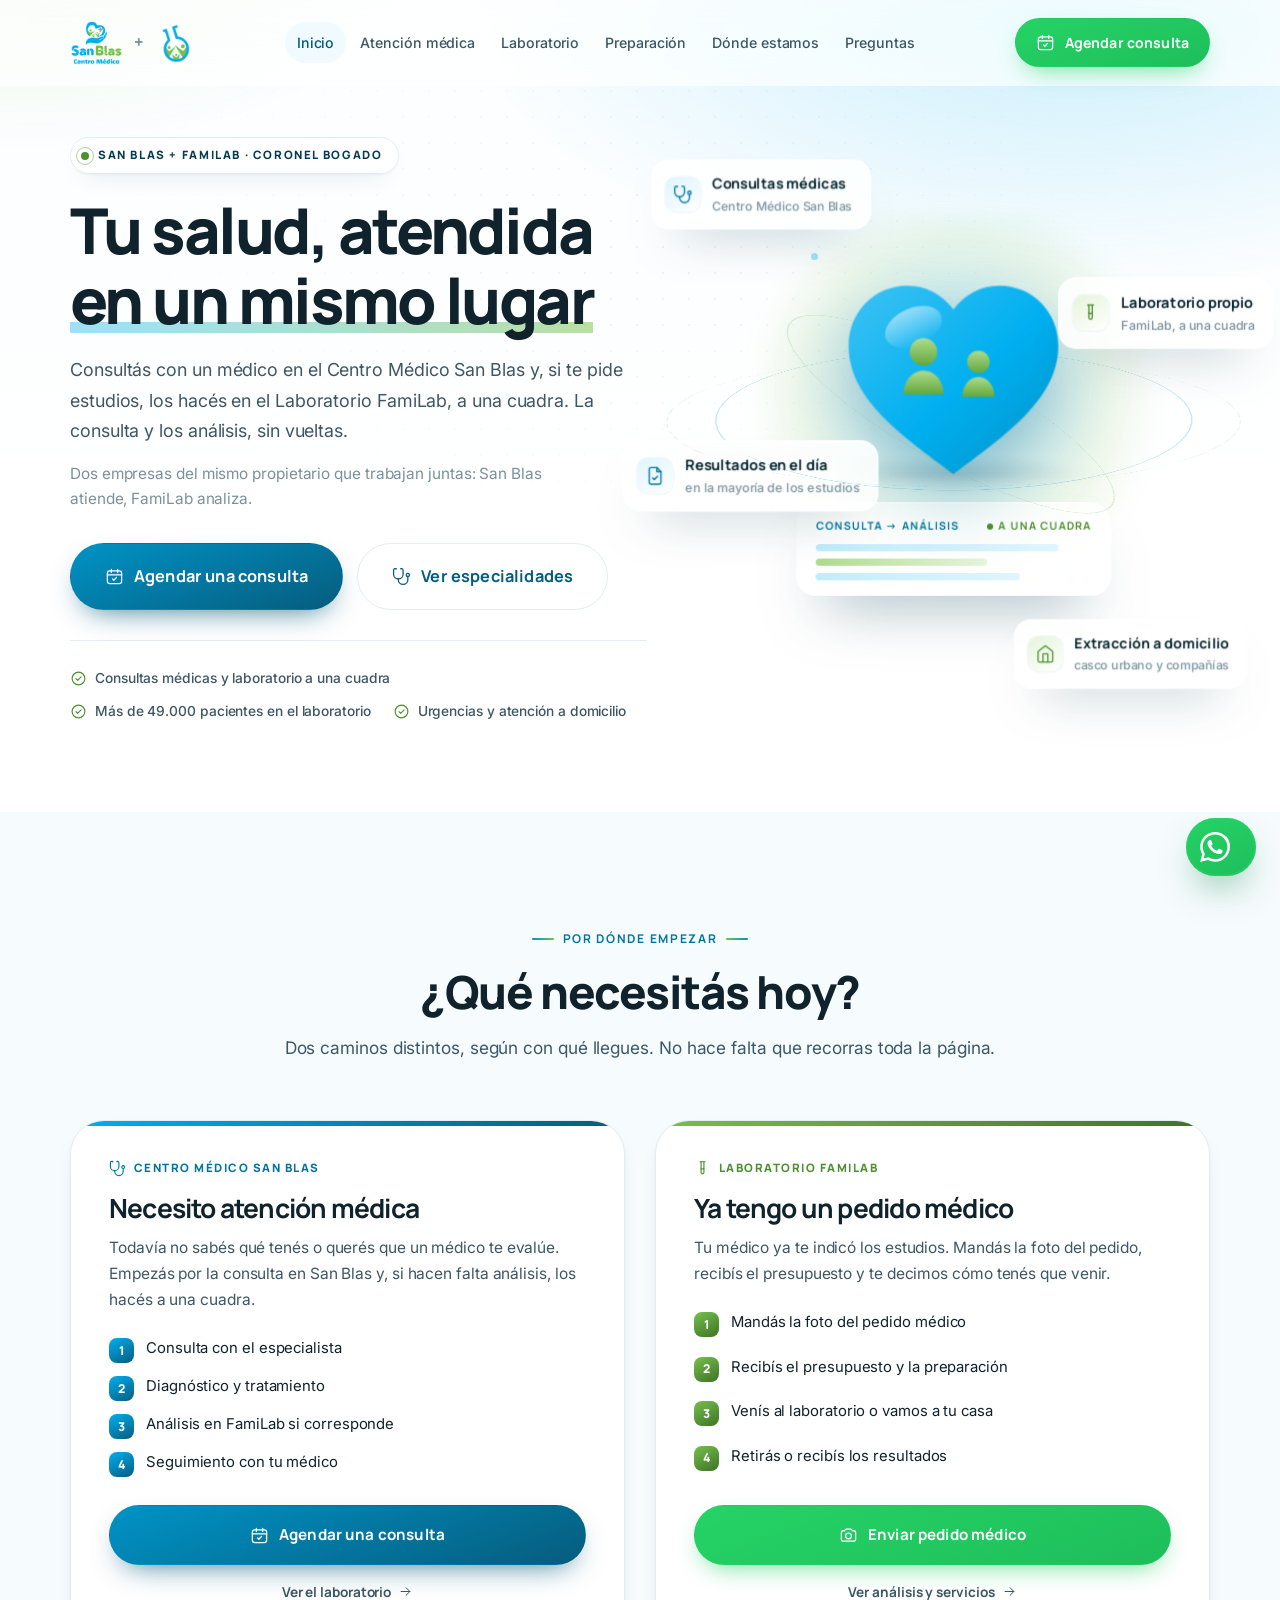
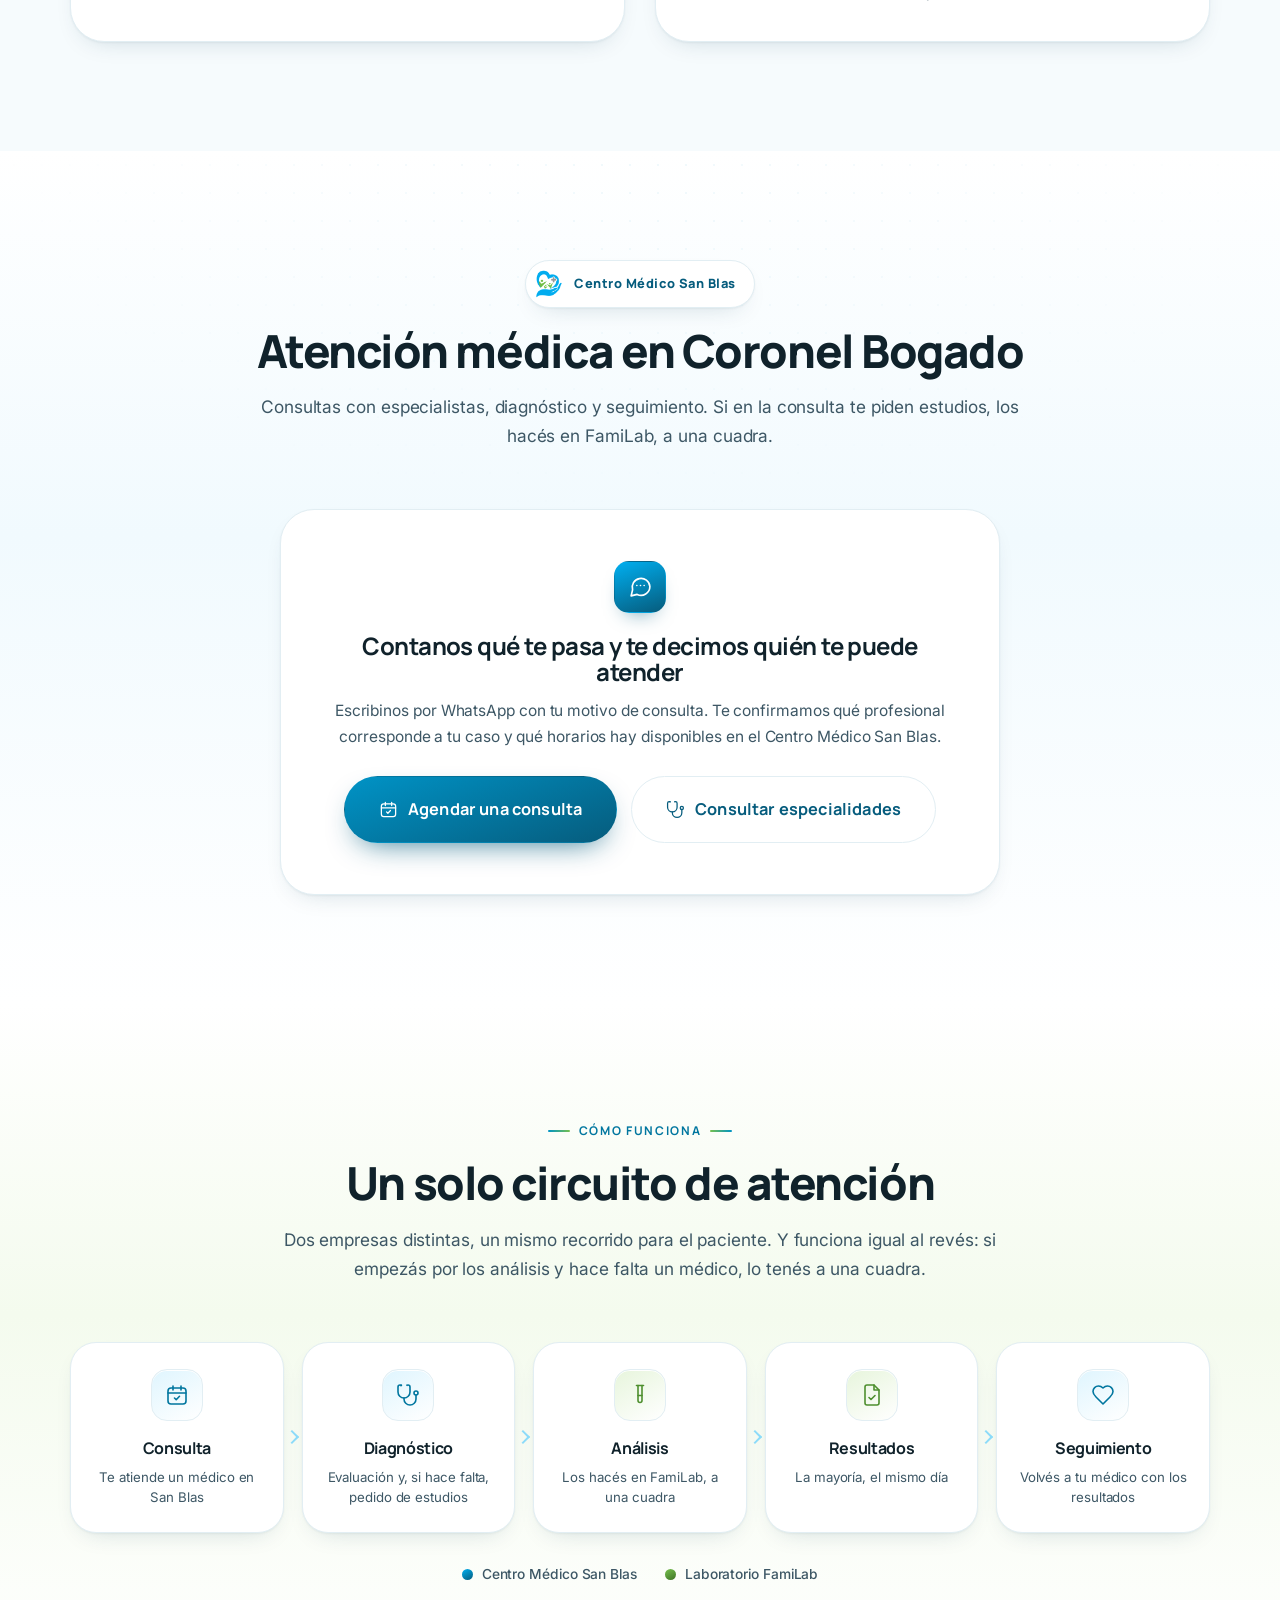
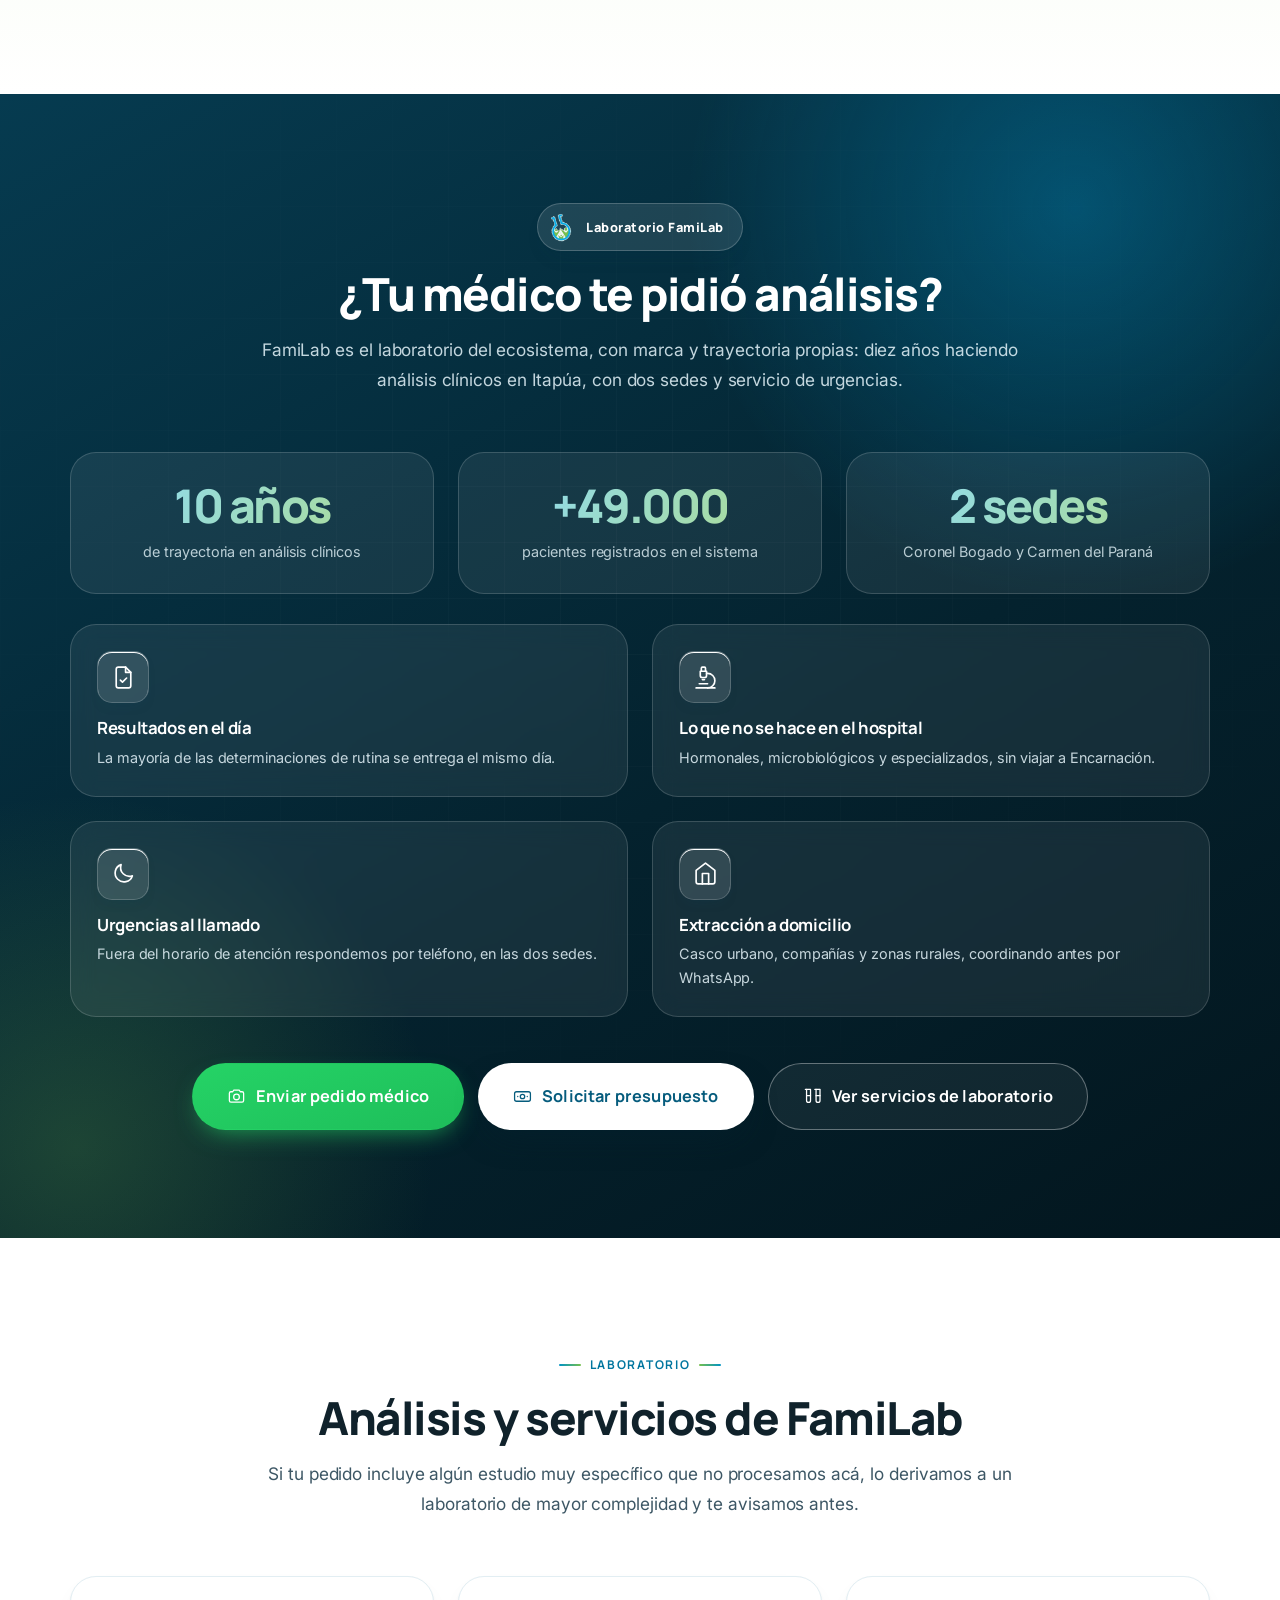
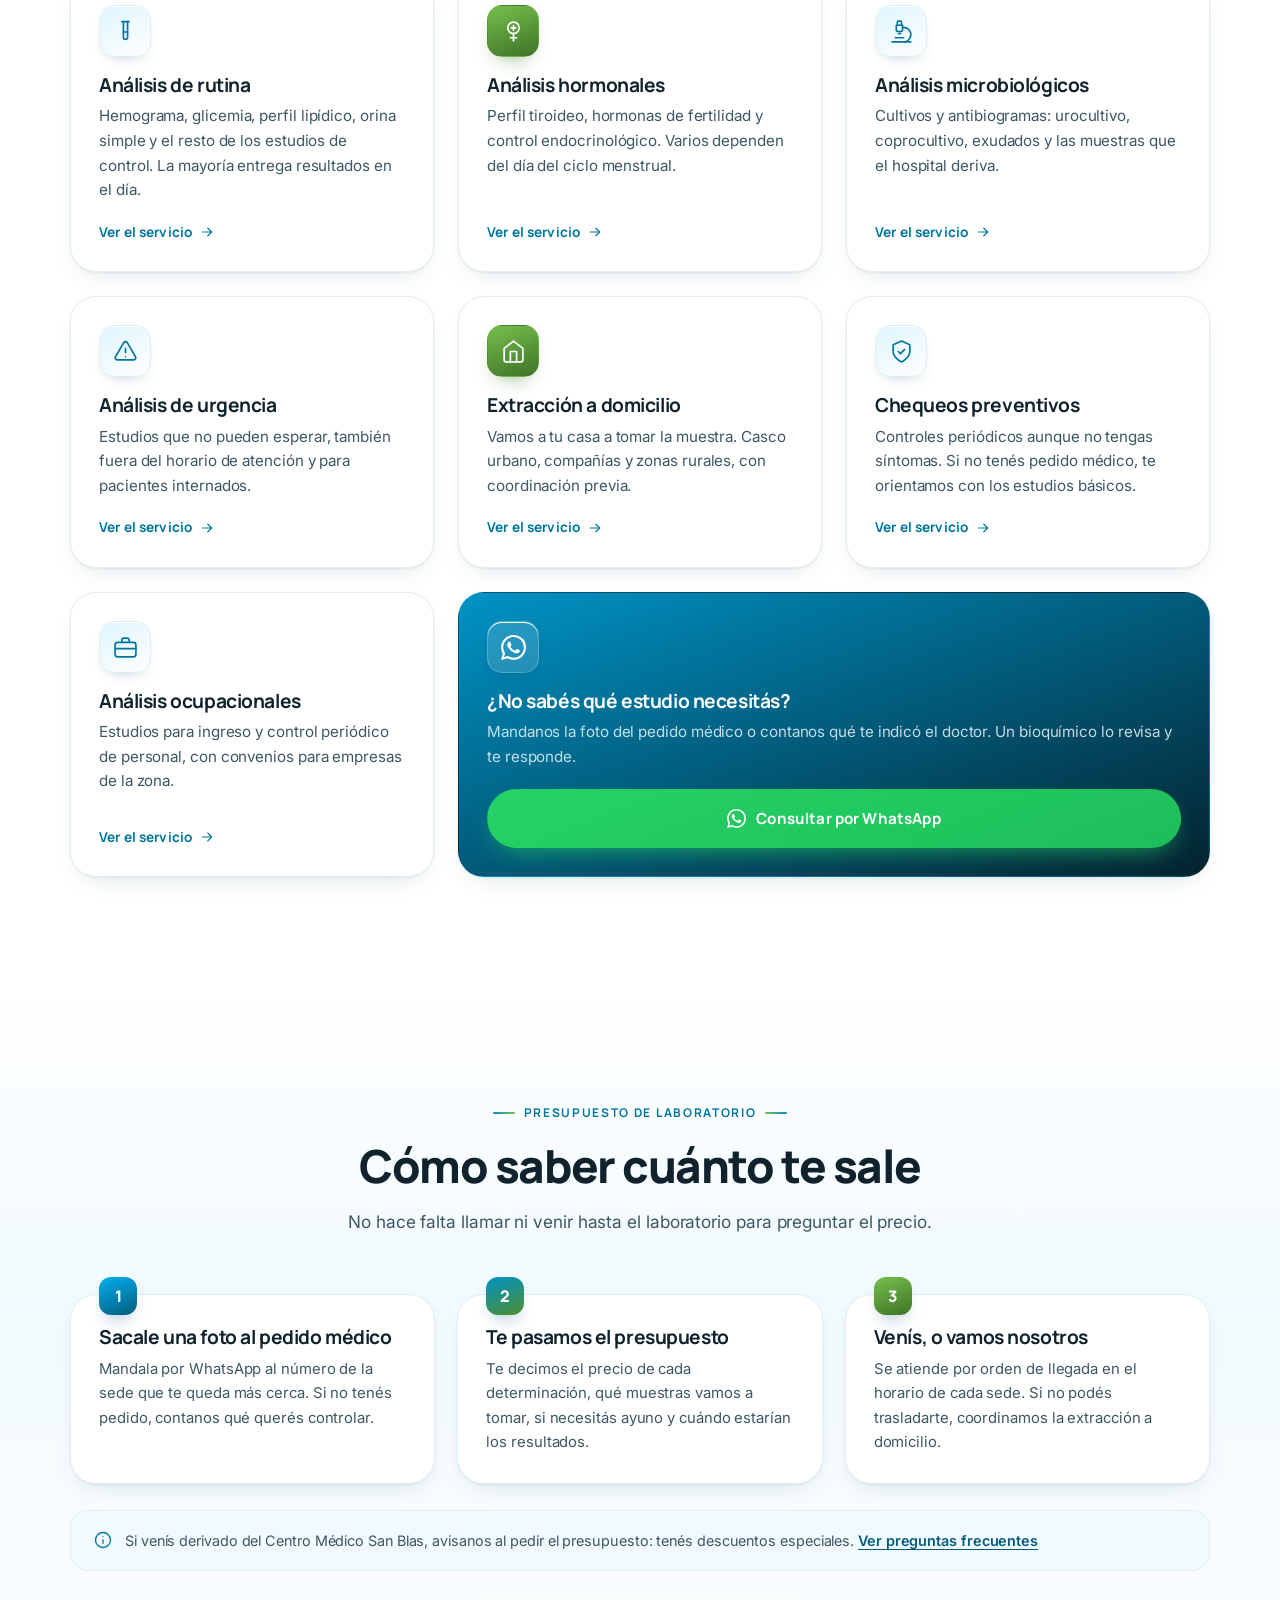
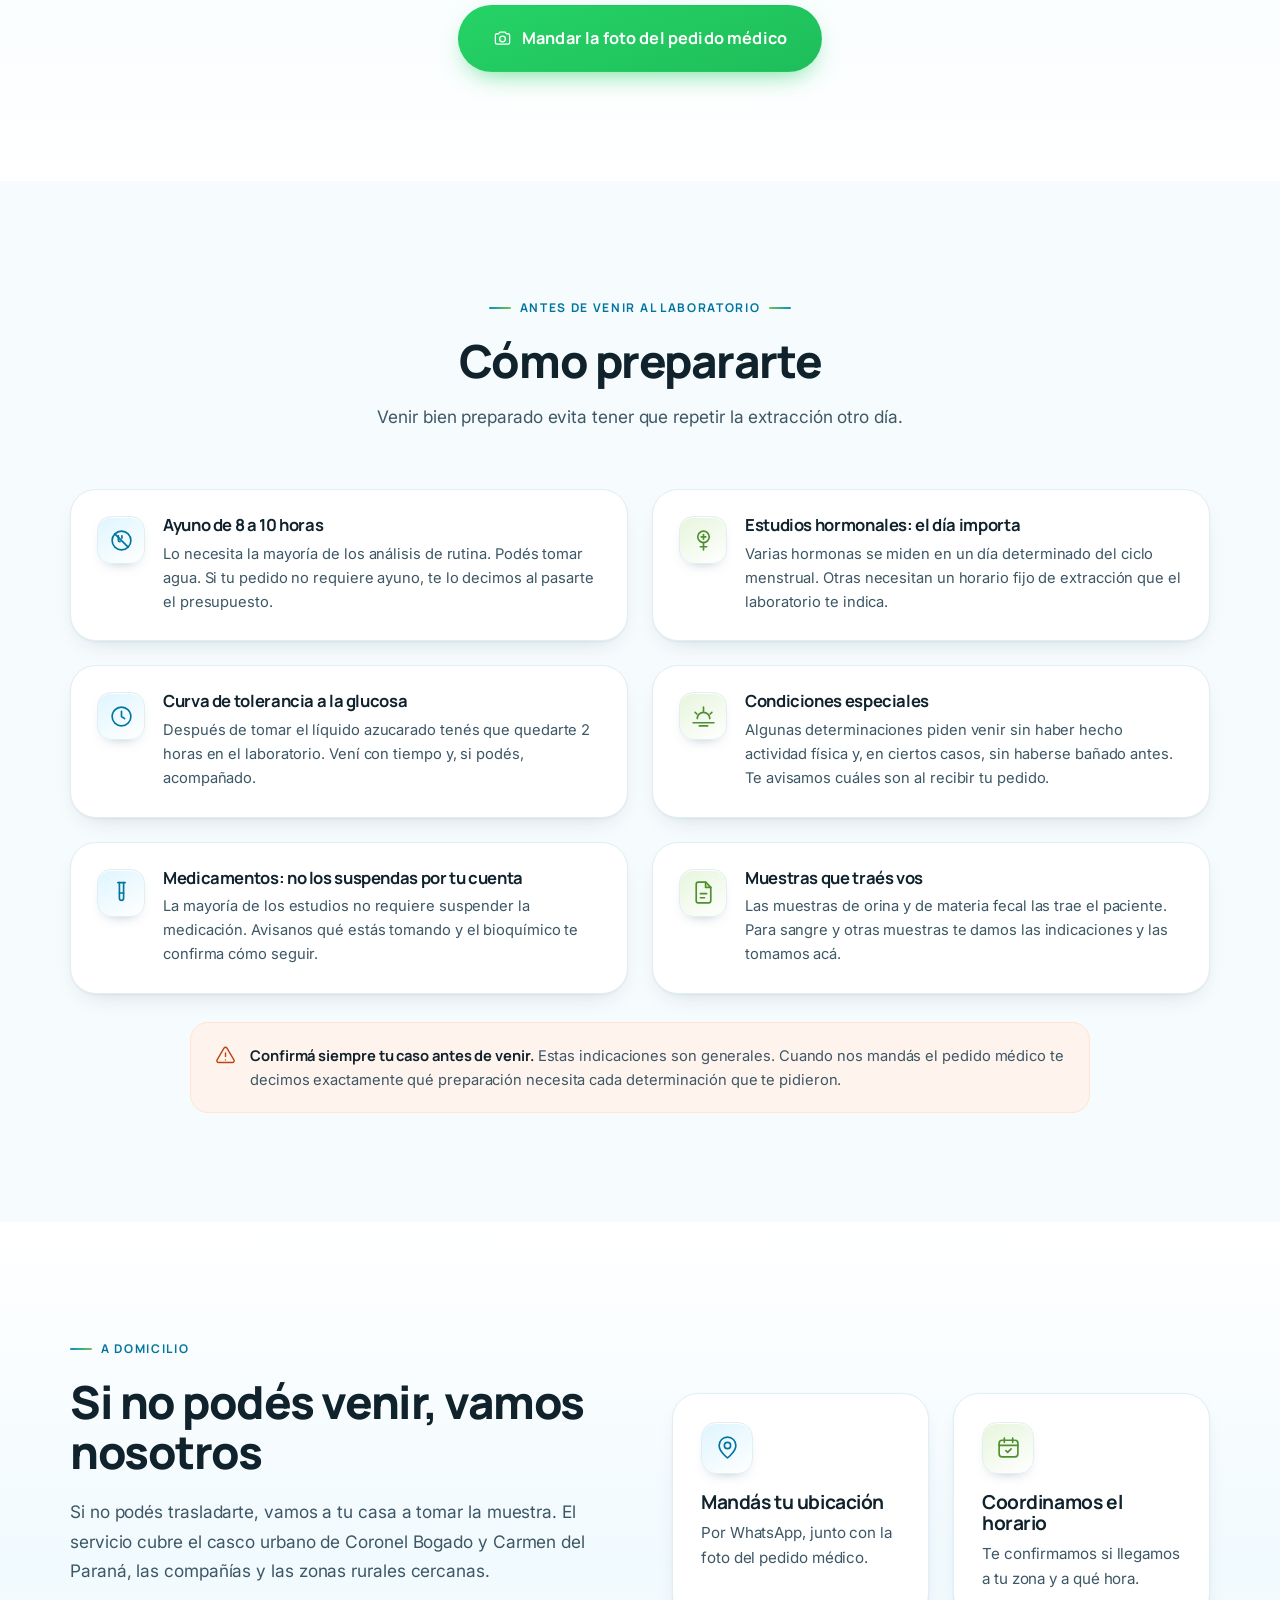
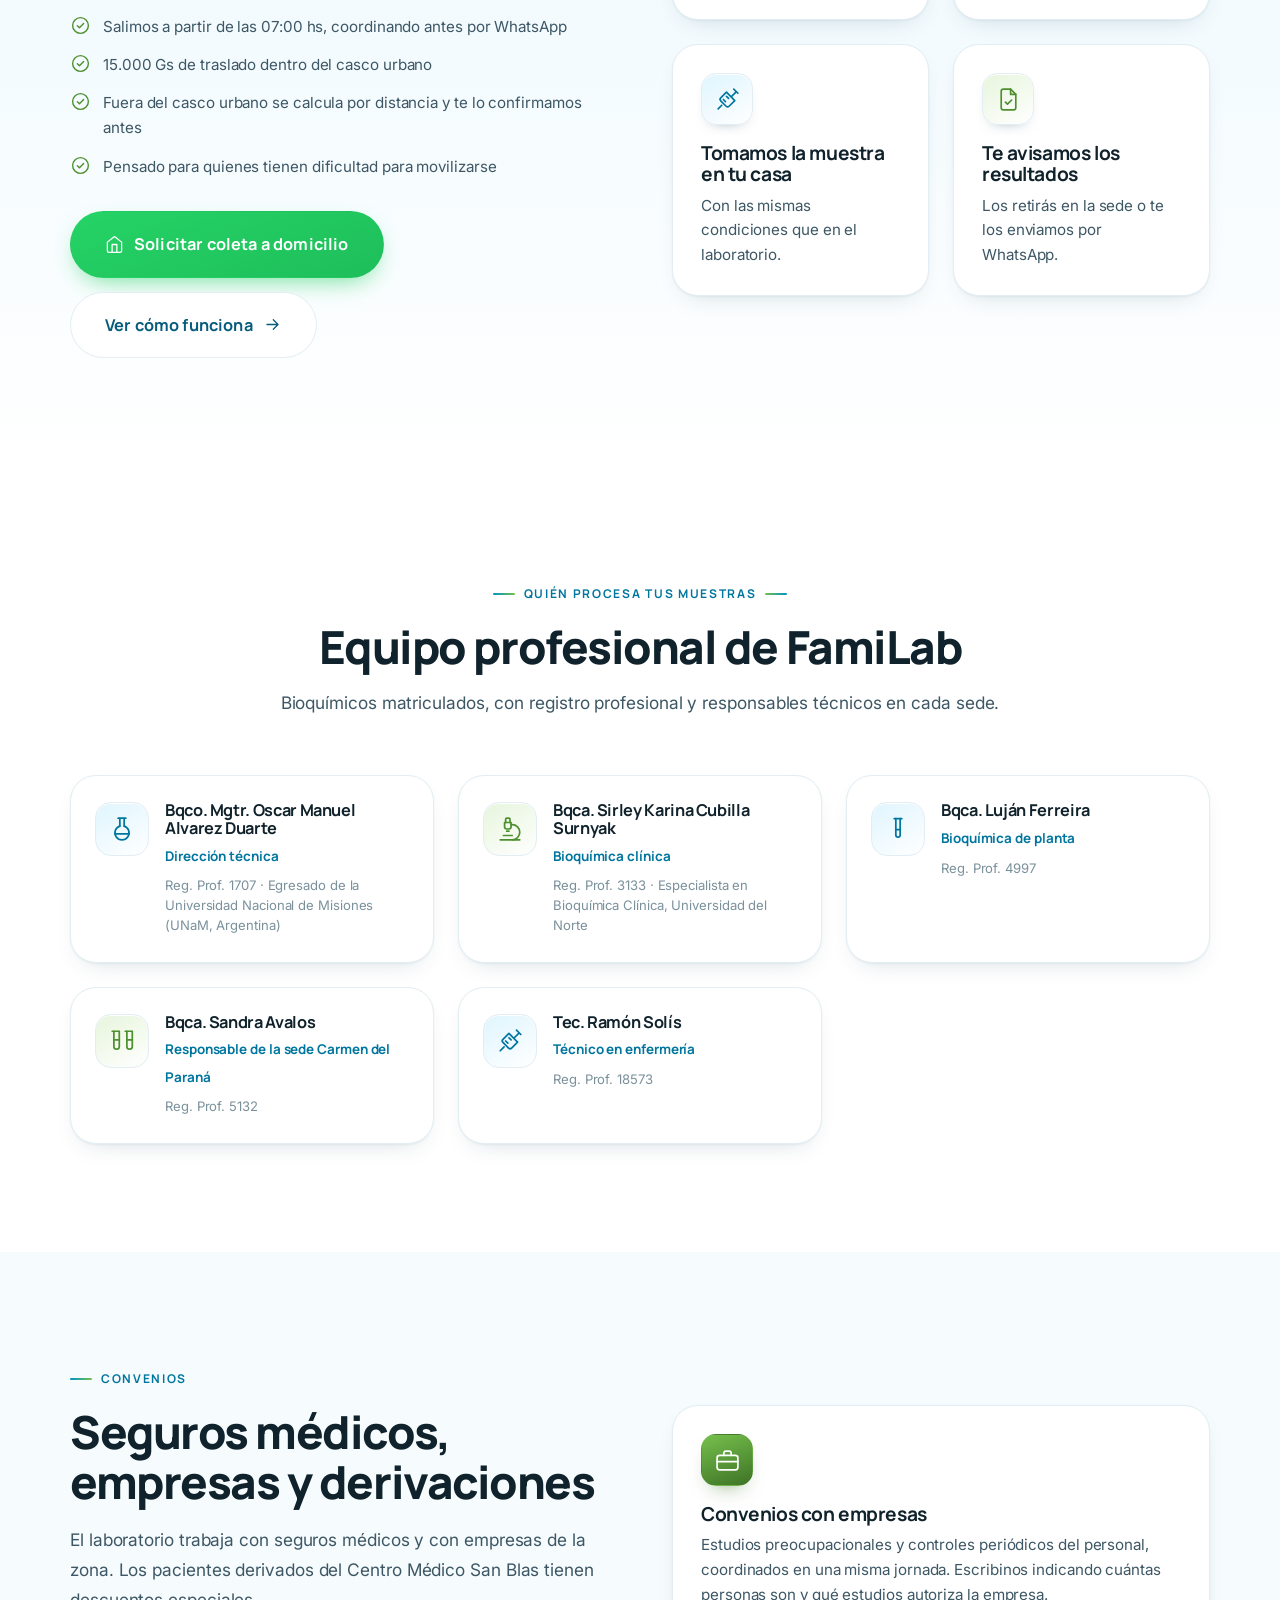
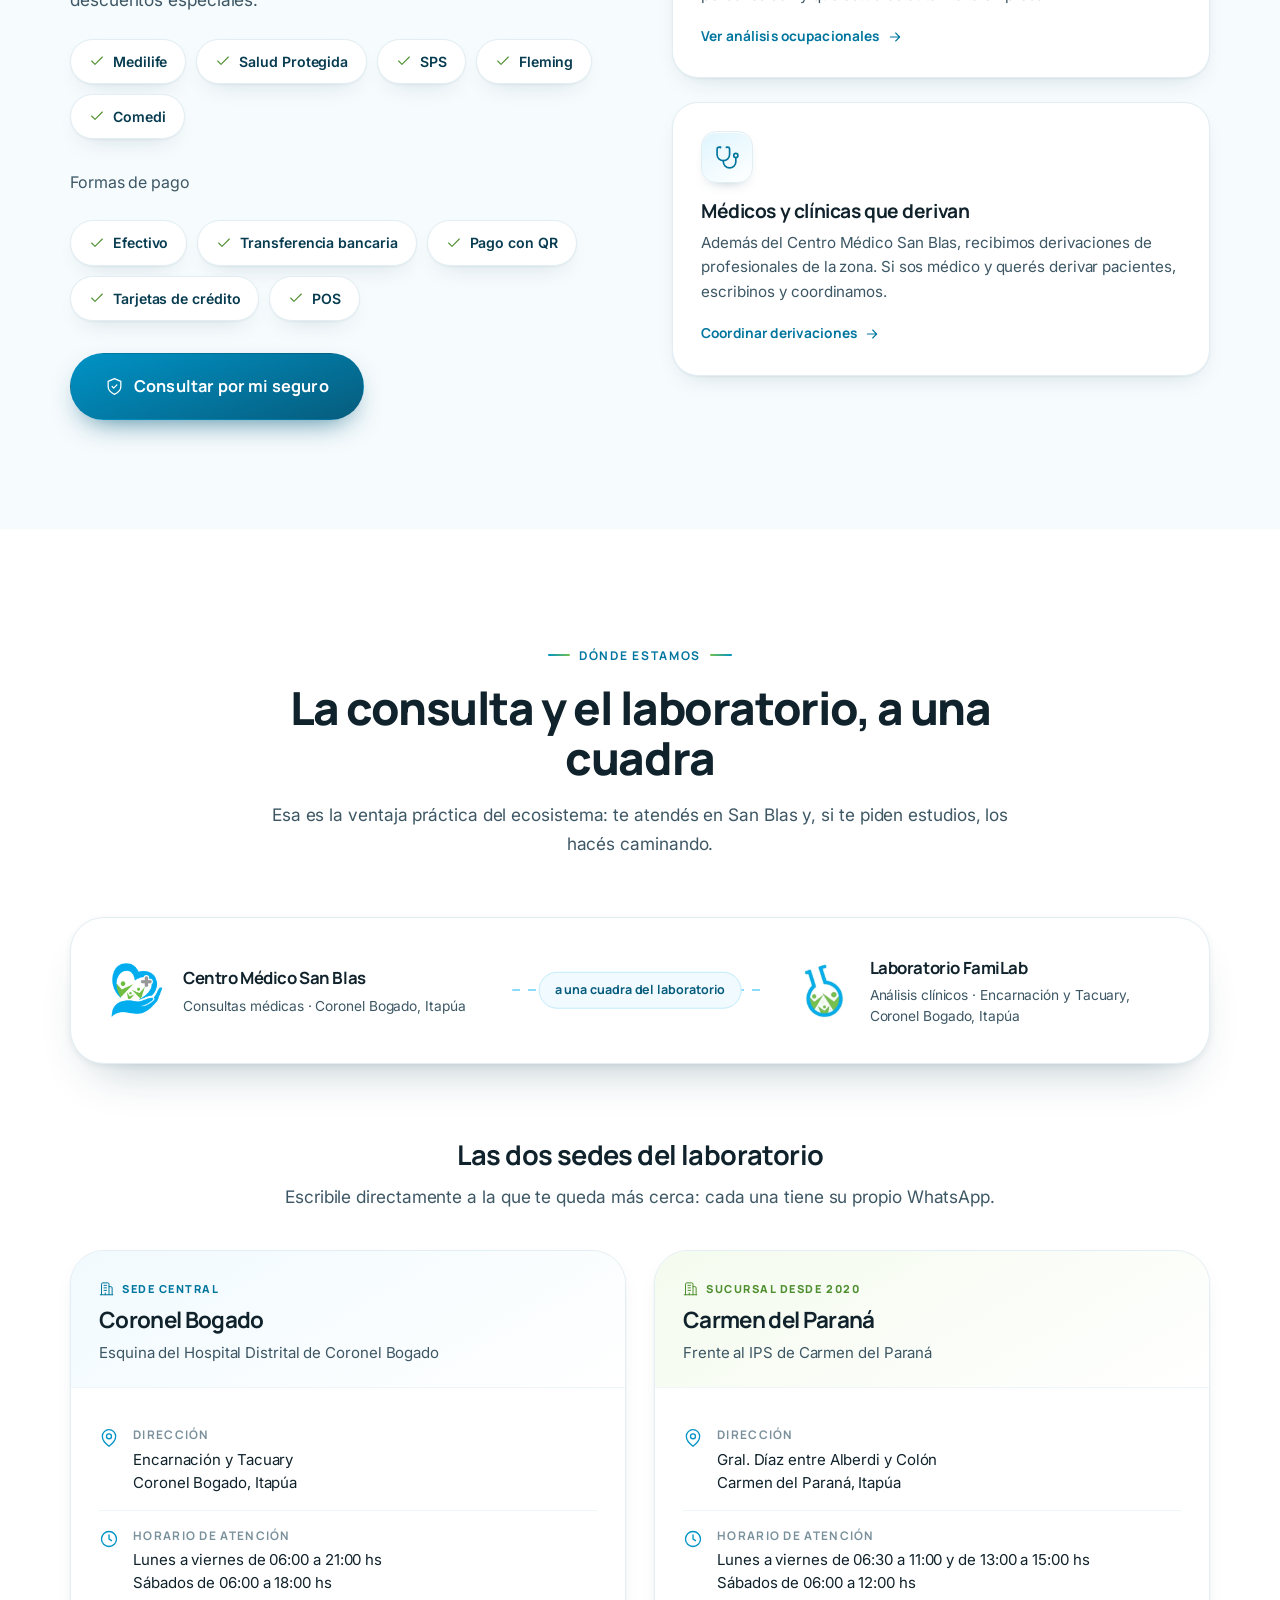
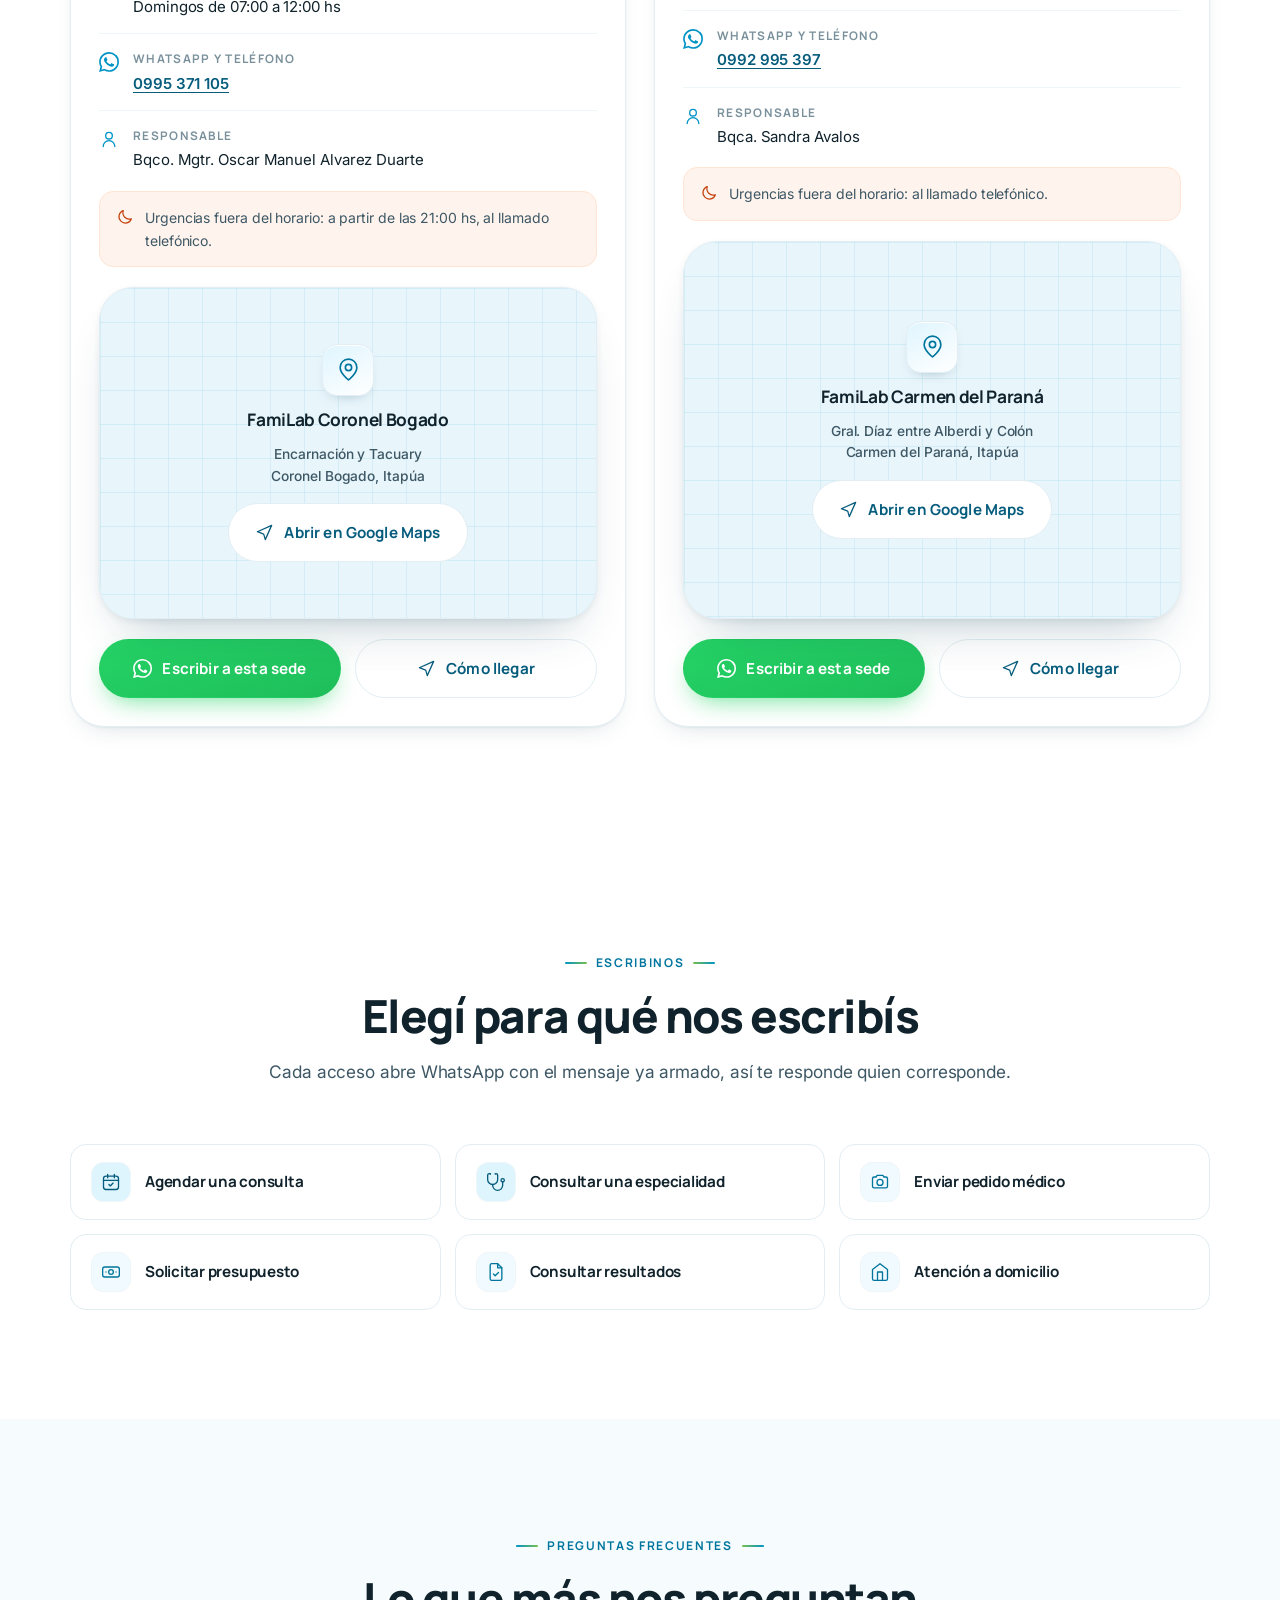
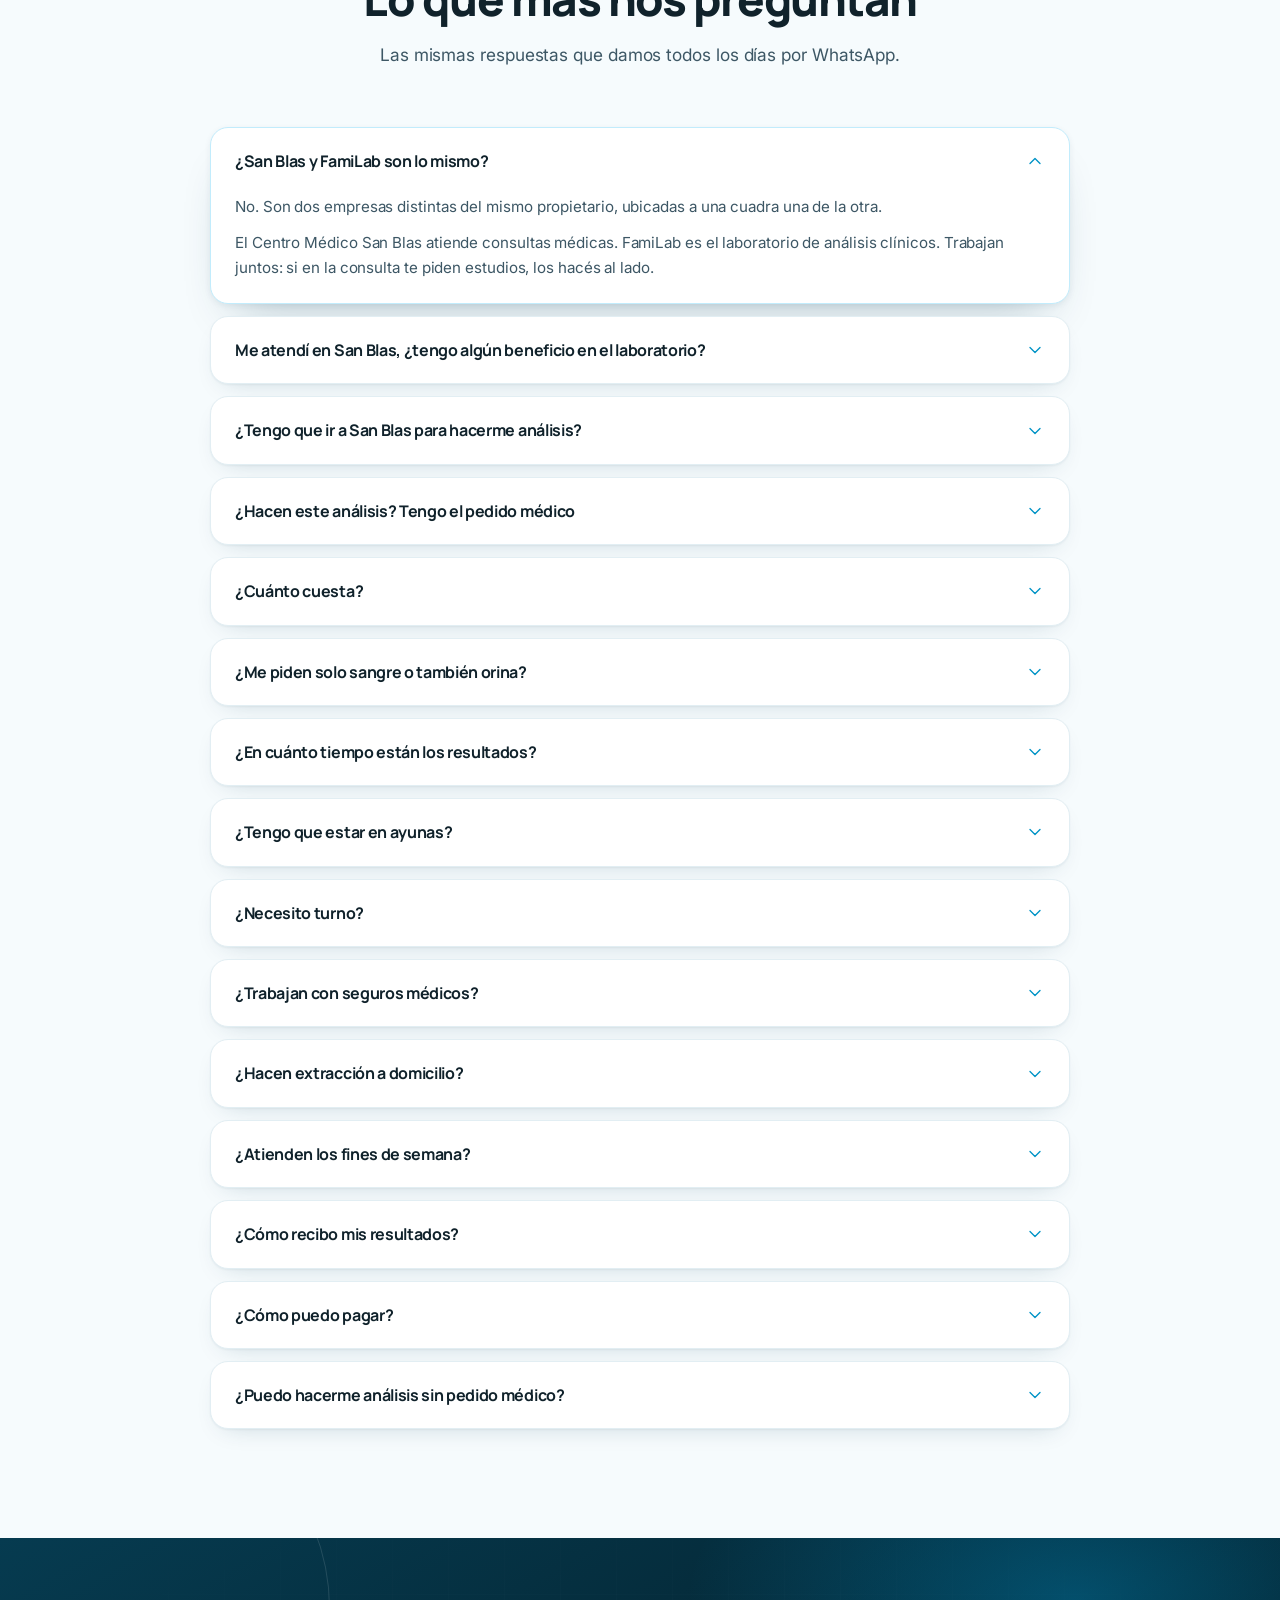
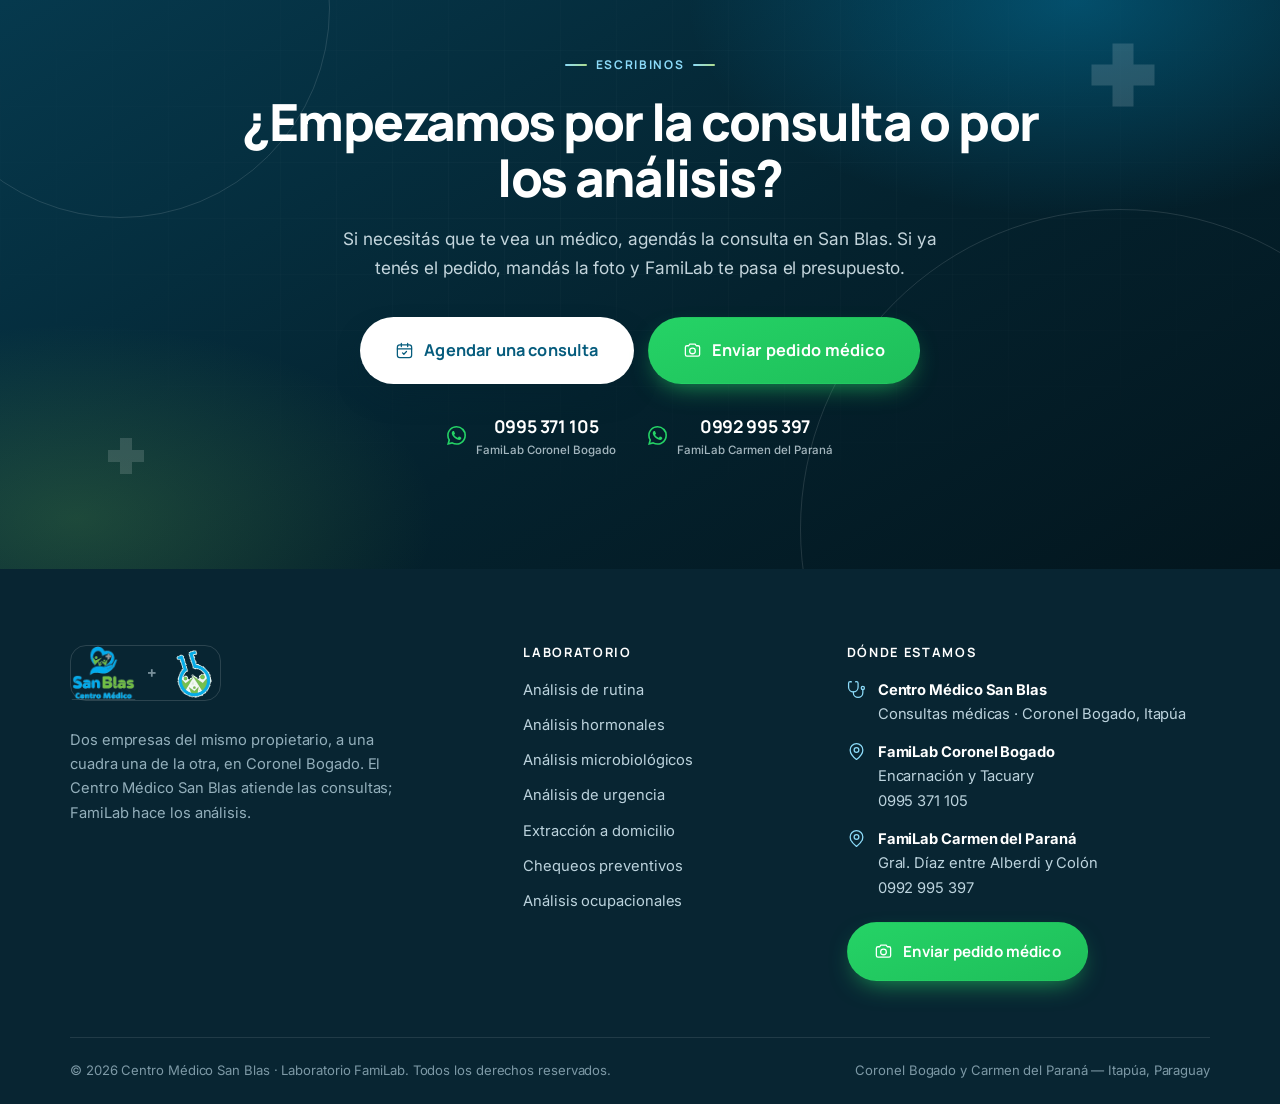
<file: index.html>
<!DOCTYPE html>
<html lang="es-PY">
<head>
<meta charset="UTF-8">
<meta name="viewport" content="width=device-width, initial-scale=1, viewport-fit=cover">
<title>Centro Médico San Blas + FamiLab | Consultas y análisis en Coronel Bogado</title>
<meta name="description" content="Consultas médicas en el Centro Médico San Blas y análisis clínicos en el Laboratorio FamiLab, a una cuadra en Coronel Bogado. Agendá tu consulta o mandá la foto de tu pedido médico por WhatsApp.">
<meta name="theme-color" content="#00AFF0">
<meta name="robots" content="index, follow">
<link rel="canonical" href="https://familab.com.py/">
<meta property="og:type" content="website">
<meta property="og:locale" content="es_PY">
<meta property="og:site_name" content="Centro Médico San Blas + FamiLab">
<meta property="og:title" content="Centro Médico San Blas + FamiLab | Consultas y análisis en Coronel Bogado">
<meta property="og:description" content="Consultas médicas en el Centro Médico San Blas y análisis clínicos en el Laboratorio FamiLab, a una cuadra en Coronel Bogado. Agendá tu consulta o mandá la foto de tu pedido médico por WhatsApp.">
<meta property="og:image" content="https://familab.com.py/fotos/san-blas.png">
<meta name="twitter:card" content="summary_large_image">
<link rel="icon" href="data:image/svg+xml,%3Csvg xmlns='http://www.w3.org/2000/svg' viewBox='0 0 32 32'%3E%3Crect width='32' height='32' rx='8' fill='%2300AFF0'/%3E%3Cpath d='M16 25.5C9.5 20.8 5 17.6 5 13.4 5 10 7.6 7.5 10.8 7.5c1.9 0 3.6.9 4.7 2.3l.5.7.5-.7a5.9 5.9 0 0 1 4.7-2.3C24.4 7.5 27 10 27 13.4c0 4.2-4.5 7.4-11 12.1Z' fill='%23fff'/%3E%3C/svg%3E">
<link rel="apple-touch-icon" href="fotos/san-blas-marca.png">
<link rel="preconnect" href="https://fonts.googleapis.com">
<link rel="preconnect" href="https://fonts.gstatic.com" crossorigin>
<link rel="stylesheet" href="https://fonts.googleapis.com/css2?family=Inter:wght@400;500;600&family=Manrope:wght@500;600;700;800&display=swap">
<link rel="stylesheet" href="assets/estilos.css">
</head>
<body>

<noscript><style>[data-reveal]{opacity:1!important;transform:none!important}</style></noscript>

<!-- ===== Sprite de íconos (inline: cero requests externos) ===== -->
<svg width="0" height="0" aria-hidden="true" focusable="false" style="position:absolute">
<defs>
  <symbol id="i-cross" viewBox="0 0 24 24"><path d="M9 3h6v6h6v6h-6v6H9v-6H3V9h6z" fill="currentColor" stroke="none"/></symbol>
  <symbol id="i-wa" viewBox="0 0 24 24"><path fill="currentColor" stroke="none" d="M17.472 14.382c-.297-.149-1.758-.867-2.03-.967-.273-.099-.471-.148-.67.15-.197.297-.767.966-.94 1.164-.173.199-.347.223-.644.075-.297-.15-1.255-.463-2.39-1.475-.883-.788-1.48-1.761-1.653-2.059-.173-.297-.018-.458.13-.606.134-.133.297-.347.446-.52.149-.174.198-.298.297-.497.099-.198.05-.371-.025-.52-.075-.149-.669-1.612-.916-2.207-.242-.579-.487-.5-.669-.51-.173-.008-.371-.01-.57-.01-.198 0-.52.074-.792.372-.272.297-1.04 1.016-1.04 2.479 0 1.462 1.065 2.875 1.213 3.074.149.198 2.096 3.2 5.077 4.487.709.306 1.262.489 1.694.625.712.227 1.36.195 1.872.118.571-.085 1.758-.719 2.006-1.413.248-.694.248-1.289.173-1.413-.074-.124-.272-.198-.57-.347m-5.421 7.403h-.004a9.87 9.87 0 0 1-5.031-1.378l-.361-.214-3.741.982.998-3.648-.235-.374a9.86 9.86 0 0 1-1.51-5.26c.001-5.45 4.436-9.884 9.888-9.884 2.64 0 5.122 1.03 6.988 2.898a9.82 9.82 0 0 1 2.893 6.994c-.003 5.45-4.437 9.884-9.885 9.884m8.413-18.297A11.81 11.81 0 0 0 12.05 0C5.495 0 .16 5.335.157 11.892c0 2.096.547 4.142 1.588 5.945L.057 24l6.305-1.654a11.88 11.88 0 0 0 5.683 1.448h.005c6.554 0 11.89-5.335 11.893-11.893A11.82 11.82 0 0 0 20.885 3.4"/></symbol>

  <!-- laboratorio -->
  <symbol id="i-flask" viewBox="0 0 24 24"><path d="M10 2v7.3M14 9.3V2M8.5 2h7"/><path d="M14 9.3a6.5 6.5 0 1 1-4 0"/><path d="M5.6 16.5h12.8"/></symbol>
  <symbol id="i-tube" viewBox="0 0 24 24"><path d="M8.5 2.5h7"/><path d="M10 2.5v15a2 2 0 0 0 4 0v-15"/><path d="M10 12.5h4"/></symbol>
  <symbol id="i-tubes" viewBox="0 0 24 24"><path d="M3 3h6M15 3h6"/><path d="M4.5 3v14a2.5 2.5 0 0 0 5 0V3"/><path d="M16.5 3v14a2.5 2.5 0 0 0 5 0V3"/><path d="M4.5 11h5M16.5 11h5"/></symbol>
  <symbol id="i-micro" viewBox="0 0 24 24"><path d="M6 18h8M3 22h18"/><path d="M14 22a7 7 0 0 0 0-14h-1"/><path d="M9 14h2"/><path d="M9 12a2 2 0 0 1-2-2V6h6v4a2 2 0 0 1-2 2Z"/><path d="M12 6V3a1 1 0 0 0-1-1H9a1 1 0 0 0-1 1v3"/></symbol>
  <symbol id="i-drop" viewBox="0 0 24 24"><path d="M12 2.7c3.4 4 6 7 6 10.3a6 6 0 0 1-12 0c0-3.3 2.6-6.3 6-10.3Z"/></symbol>
  <symbol id="i-dna" viewBox="0 0 24 24"><path d="M6 2c0 6 12 4 12 10S6 16 6 22"/><path d="M18 2c0 6-12 4-12 10s12 4 12 10"/><path d="M8.5 6h7M7 10h10M7 14h10M8.5 18h7"/></symbol>
  <symbol id="i-syringe" viewBox="0 0 24 24"><path d="m18 2 4 4M20.5 4.5 16 9"/><path d="m11 5 8 8-5.5 5.5a2 2 0 0 1-2.8 0l-5.2-5.2a2 2 0 0 1 0-2.8Z"/><path d="m8 12 2 2M11 9l2 2M3 21l3.5-3.5"/></symbol>
  <symbol id="i-hormone" viewBox="0 0 24 24"><circle cx="12" cy="8.5" r="5.5"/><path d="M12 14v7M9 18h6"/><path d="M9.8 8.5h4.4M12 6.3v4.4"/></symbol>

  <!-- documentos y presupuesto -->
  <symbol id="i-doc" viewBox="0 0 24 24"><path d="M14 2H7a2 2 0 0 0-2 2v16a2 2 0 0 0 2 2h10a2 2 0 0 0 2-2V7z"/><path d="M14 2v5h5"/><path d="M9 13h6M9 17h4"/></symbol>
  <symbol id="i-doc-check" viewBox="0 0 24 24"><path d="M14 2H7a2 2 0 0 0-2 2v16a2 2 0 0 0 2 2h10a2 2 0 0 0 2-2V7z"/><path d="M14 2v5h5"/><path d="m9 14.5 2 2 4-4"/></symbol>
  <symbol id="i-camera" viewBox="0 0 24 24"><path d="M3 8a2 2 0 0 1 2-2h2.2l1.4-2h6.8l1.4 2H19a2 2 0 0 1 2 2v9a2 2 0 0 1-2 2H5a2 2 0 0 1-2-2Z"/><circle cx="12" cy="12.5" r="3.6"/></symbol>
  <symbol id="i-money" viewBox="0 0 24 24"><rect x="2" y="6" width="20" height="12" rx="2.5"/><circle cx="12" cy="12" r="2.8"/><path d="M6 12h.01M18 12h.01"/></symbol>
  <symbol id="i-card" viewBox="0 0 24 24"><rect x="2" y="5" width="20" height="14" rx="2.5"/><path d="M2 10h20M6 15h4"/></symbol>
  <symbol id="i-clipboard" viewBox="0 0 24 24"><path d="M9 3h6v3H9z"/><path d="M15 4.5h2.5A1.5 1.5 0 0 1 19 6v14a1.5 1.5 0 0 1-1.5 1.5h-11A1.5 1.5 0 0 1 5 20V6a1.5 1.5 0 0 1 1.5-1.5H9"/><path d="M9 11h6M9 15h4"/></symbol>

  <!-- tiempo, lugares y contacto -->
  <symbol id="i-clock" viewBox="0 0 24 24"><circle cx="12" cy="12" r="9"/><path d="M12 7v5l3 2"/></symbol>
  <symbol id="i-moon" viewBox="0 0 24 24"><path d="M20.5 14.3A8.5 8.5 0 0 1 9.7 3.5a8.5 8.5 0 1 0 10.8 10.8Z"/></symbol>
  <symbol id="i-sunrise" viewBox="0 0 24 24"><path d="M12 3v4M5.6 9.6 4 8M18.4 9.6 20 8M2 18h20M6 14a6 6 0 0 1 12 0"/><path d="M8 21h8"/></symbol>
  <symbol id="i-pin" viewBox="0 0 24 24"><path d="M20 10c0 6-8 12-8 12s-8-6-8-12a8 8 0 0 1 16 0Z"/><circle cx="12" cy="10" r="3"/></symbol>
  <symbol id="i-nav" viewBox="0 0 24 24"><path d="M3 11 21 3l-8 18-2-7z"/></symbol>
  <symbol id="i-phone" viewBox="0 0 24 24"><path d="M21 16.9v2.6a2 2 0 0 1-2.2 2 19.5 19.5 0 0 1-8.5-3 19.2 19.2 0 0 1-5.9-5.9 19.5 19.5 0 0 1-3-8.6A2 2 0 0 1 3.4 2H6a2 2 0 0 1 2 1.7c.1 1 .4 2 .7 2.9a2 2 0 0 1-.5 2.1L7.1 9.9a16 16 0 0 0 6 6l1.2-1.1a2 2 0 0 1 2.1-.5c.9.3 1.9.6 2.9.7a2 2 0 0 1 1.7 2Z"/></symbol>
  <symbol id="i-home" viewBox="0 0 24 24"><path d="m3 9 9-7 9 7v11a2 2 0 0 1-2 2H5a2 2 0 0 1-2-2z"/><path d="M9 22V12h6v10"/></symbol>
  <symbol id="i-building" viewBox="0 0 24 24"><path d="M4 22V5a2 2 0 0 1 2-2h8a2 2 0 0 1 2 2v17"/><path d="M16 9h3a2 2 0 0 1 2 2v11M2 22h20"/><path d="M8 7h4M8 11h4M8 15h4M10 22v-3"/></symbol>
  <symbol id="i-hospital" viewBox="0 0 24 24"><path d="M3 22V8a2 2 0 0 1 2-2h14a2 2 0 0 1 2 2v14M2 22h20"/><path d="M10 6V3.5A1.5 1.5 0 0 1 11.5 2h1A1.5 1.5 0 0 1 14 3.5V6"/><path d="M11 11h2M12 10v3M9 22v-4h6v4"/></symbol>
  <symbol id="i-truck" viewBox="0 0 24 24"><path d="M2 7.5A1.5 1.5 0 0 1 3.5 6H14v11H3.5A1.5 1.5 0 0 1 2 15.5Z"/><path d="M14 10h3.6a2 2 0 0 1 1.7 1l2 3.2a2 2 0 0 1 .3 1.1V17h-7.6"/><circle cx="7.5" cy="18.5" r="2"/><circle cx="17.5" cy="18.5" r="2"/></symbol>

  <!-- personas y salud -->
  <symbol id="i-users" viewBox="0 0 24 24"><path d="M16 21v-2a4 4 0 0 0-4-4H6a4 4 0 0 0-4 4v2"/><circle cx="9" cy="7" r="4"/><path d="M22 21v-2a4 4 0 0 0-3-3.87"/><path d="M16 3.13a4 4 0 0 1 0 7.75"/></symbol>
  <symbol id="i-user" viewBox="0 0 24 24"><circle cx="12" cy="8" r="4"/><path d="M5 21a7 7 0 0 1 14 0"/></symbol>
  <symbol id="i-stetho" viewBox="0 0 24 24"><path d="M4.8 2.3A.3.3 0 1 0 5 2H4a2 2 0 0 0-2 2v5a6 6 0 0 0 12 0V4a2 2 0 0 0-2-2h-1a.2.2 0 1 0 .3.3"/><path d="M8 15v1a6 6 0 0 0 12 0v-4"/><circle cx="20" cy="10" r="2"/></symbol>
  <symbol id="i-heart" viewBox="0 0 24 24"><path d="M19 14c1.49-1.46 3-3.21 3-5.5A5.5 5.5 0 0 0 16.5 3c-1.76 0-3 .5-4.5 2-1.5-1.5-2.74-2-4.5-2A5.5 5.5 0 0 0 2 8.5c0 2.3 1.5 4.05 3 5.5l7 7Z"/></symbol>
  <symbol id="i-pulse" viewBox="0 0 24 24"><path d="M22 12h-4l-3 9L9 3l-3 9H2"/></symbol>
  <symbol id="i-baby" viewBox="0 0 24 24"><circle cx="12" cy="9" r="6"/><path d="M9.5 8h.01M14.5 8h.01"/><path d="M10 11.6a3.2 3.2 0 0 0 4 0"/><path d="M7 15.5 6 22M17 15.5 18 22M12 15v7"/></symbol>
  <symbol id="i-smile" viewBox="0 0 24 24"><circle cx="12" cy="12" r="9"/><path d="M9 10h.01M15 10h.01"/><path d="M8.6 14.3a4.6 4.6 0 0 0 6.8 0"/></symbol>
  <symbol id="i-briefcase" viewBox="0 0 24 24"><rect x="2" y="7" width="20" height="14" rx="2.5"/><path d="M8.5 7V5a2 2 0 0 1 2-2h3a2 2 0 0 1 2 2v2M2 13h20"/></symbol>
  <symbol id="i-hand" viewBox="0 0 24 24"><path d="M11 13V4.5a1.5 1.5 0 0 1 3 0V12"/><path d="M14 11.5V4a1.5 1.5 0 0 1 3 0v8"/><path d="M17 11V6.5a1.5 1.5 0 0 1 3 0V15a7 7 0 0 1-7 7h-1a7 7 0 0 1-7-7v-2.5a1.5 1.5 0 0 1 3 0V15"/></symbol>

  <!-- estados -->
  <symbol id="i-check" viewBox="0 0 24 24"><path d="m20 6-11 11-5-5"/></symbol>
  <symbol id="i-check-c" viewBox="0 0 24 24"><circle cx="12" cy="12" r="9"/><path d="m8.4 12.2 2.4 2.4 4.8-5"/></symbol>
  <symbol id="i-alert" viewBox="0 0 24 24"><path d="M10.3 3.5 2.4 17a2 2 0 0 0 1.7 3h15.8a2 2 0 0 0 1.7-3L13.7 3.5a2 2 0 0 0-3.4 0Z"/><path d="M12 9v4M12 17h.01"/></symbol>
  <symbol id="i-info" viewBox="0 0 24 24"><circle cx="12" cy="12" r="9"/><path d="M12 16v-4M12 8h.01"/></symbol>
  <symbol id="i-shield" viewBox="0 0 24 24"><path d="M12 22s8-4 8-10V5.5L12 2 4 5.5V12c0 6 8 10 8 10Z"/><path d="m9 12 2 2 4-4"/></symbol>
  <symbol id="i-award" viewBox="0 0 24 24"><circle cx="12" cy="9" r="6"/><path d="m8.2 14.3-1.4 7.2 5.2-2.7 5.2 2.7-1.4-7.2"/></symbol>
  <symbol id="i-star" viewBox="0 0 24 24"><path d="m12 3 2.7 5.6 6.1.9-4.4 4.3 1 6.1-5.4-2.9-5.4 2.9 1-6.1L3.2 9.5l6.1-.9z"/></symbol>
  <symbol id="i-sparkle" viewBox="0 0 24 24"><path d="M12 3.2 13.9 9l5.8 1.9-5.8 1.9L12 18.6 10.1 12.8 4.3 10.9 10.1 9z"/><path d="M18.5 3v3M17 4.5h3"/></symbol>
  <symbol id="i-bulb" viewBox="0 0 24 24"><path d="M9.5 18.5h5M10.5 21.5h3"/><path d="M12 2.5a6.3 6.3 0 0 0-3.7 11.4c.5.4.8 1 .9 1.6h5.6c.1-.6.4-1.2.9-1.6A6.3 6.3 0 0 0 12 2.5Z"/></symbol>
  <symbol id="i-search" viewBox="0 0 24 24"><circle cx="11" cy="11" r="7"/><path d="m20 20-3.9-3.9"/></symbol>
  <symbol id="i-chat" viewBox="0 0 24 24"><path d="M21 12a8.5 8.5 0 0 1-12.2 7.6L3 21l1.4-5.8A8.5 8.5 0 1 1 21 12Z"/><path d="M8.5 11h.01M12 11h.01M15.5 11h.01"/></symbol>
  <symbol id="i-no-food" viewBox="0 0 24 24"><circle cx="12" cy="12" r="9"/><path d="M5.6 5.6 18.4 18.4"/><path d="M9 7.5v4a1.6 1.6 0 0 0 1.6 1.6M12.4 7.5v2.2"/></symbol>
  <symbol id="i-calendar" viewBox="0 0 24 24"><rect x="3" y="5" width="18" height="16" rx="3"/><path d="M8 3v4M16 3v4M3 10h18"/><path d="m9.5 15 1.7 1.7 3.3-3.4"/></symbol>
  <symbol id="i-chevron" viewBox="0 0 24 24"><path d="m6 9 6 6 6-6"/></symbol>
  <symbol id="i-arrow" viewBox="0 0 24 24"><path d="M5 12h14m-6-6 6 6-6 6"/></symbol>
  <symbol id="i-menu" viewBox="0 0 24 24"><path d="M4 7h16M4 12h16M4 17h16"/></symbol>
  <symbol id="i-close" viewBox="0 0 24 24"><path d="m6 6 12 12M18 6 6 18"/></symbol>
</defs>
</svg>

<header class="hdr" id="hdr">
  <div class="wrap">
    <a href="#inicio" class="logo" aria-label="Centro Médico San Blas y Laboratorio FamiLab — inicio">
      <span class="marca-dual">
        <img class="m-sb" src="fotos/san-blas.png" alt="Centro Médico San Blas" width="560" height="464" decoding="async">
        <span class="m-mas" aria-hidden="true">+</span>
        <img class="m-fl" src="fotos/logo-marca.png" alt="Laboratorio FamiLab" width="400" height="400" decoding="async">
      </span>
    </a>
    <nav class="nav" id="nav" aria-label="Navegación principal">
      <a href="#inicio">Inicio</a>
      <a href="#san-blas">Atención médica</a>
      <a href="#familab">Laboratorio</a>
      <a href="#preparacion">Preparación</a>
      <a href="#ubicacion">Dónde estamos</a>
      <a href="#preguntas">Preguntas</a>
    </nav>
    <div class="hdr-cta">
      <a class="btn btn--wa" href="https://wa.me/595995371105?text=Hola%2C%20quiero%20agendar%20una%20consulta%20en%20el%20Centro%20M%C3%A9dico%20San%20Blas." target="_blank" rel="noopener">
        <svg class="ico" aria-hidden="true"><use href="#i-calendar"/></svg> Agendar consulta
      </a>
      <button class="burger" id="burger" aria-label="Abrir menú" aria-expanded="false" aria-controls="mnav">
        <svg class="ico" id="burger-i" aria-hidden="true"><use href="#i-menu"/></svg>
      </button>
    </div>
  </div>
</header>

<div class="mnav" id="mnav">
  <a href="#inicio">Inicio</a>
  <a href="#san-blas">Atención médica</a>
  <a href="#familab">Laboratorio</a>
  <a href="#preparacion">Preparación</a>
  <a href="#ubicacion">Dónde estamos</a>
  <a href="#preguntas">Preguntas</a>
  <a class="btn btn--brand btn--block" href="https://wa.me/595995371105?text=Hola%2C%20quiero%20agendar%20una%20consulta%20en%20el%20Centro%20M%C3%A9dico%20San%20Blas." target="_blank" rel="noopener">
    <svg class="ico" aria-hidden="true"><use href="#i-calendar"/></svg> Agendar consulta
  </a>
  <a class="btn btn--wa btn--block" style="margin-top:10px" href="https://wa.me/595995371105?text=Hola%2C%20quiero%20un%20presupuesto.%20Les%20mando%20la%20foto%20de%20mi%20pedido%20m%C3%A9dico." target="_blank" rel="noopener">
    <svg class="ico" aria-hidden="true"><use href="#i-camera"/></svg> Enviar pedido médico
  </a>
</div>

<main id="inicio">

<section class="hero">
  <div class="wrap hero-grid">
    <div class="hero-copy">
      <span class="badge" data-reveal><i class="dot"></i> San Blas + FamiLab · Coronel Bogado</span>
      <h1 data-reveal style="--d:80ms">Tu salud, atendida <span class="u">en un mismo lugar</span></h1>
      <p class="hero-sub" data-reveal style="--d:160ms">
        Consultás con un médico en el Centro Médico San Blas y, si te pide estudios, los hacés
        en el Laboratorio FamiLab, a una cuadra. La consulta y los análisis, sin vueltas.
      </p>
      <p class="hero-note" data-reveal style="--d:220ms">
        Dos empresas del mismo propietario que trabajan juntas: San Blas atiende, FamiLab analiza.
      </p>
      <div class="btn-row" data-reveal style="--d:280ms">
        <a class="btn btn--brand btn--lg" href="https://wa.me/595995371105?text=Hola%2C%20quiero%20agendar%20una%20consulta%20en%20el%20Centro%20M%C3%A9dico%20San%20Blas." target="_blank" rel="noopener">
          <svg class="ico" aria-hidden="true"><use href="#i-calendar"/></svg> Agendar una consulta
        </a>
        <a class="btn btn--ghost btn--lg" href="#san-blas">
          <svg class="ico" aria-hidden="true"><use href="#i-stetho"/></svg> Ver especialidades
        </a>
      </div>
      <div class="hero-mini" data-reveal style="--d:340ms">
        <span><svg aria-hidden="true"><use href="#i-check-c"/></svg> Consultas médicas y laboratorio a una cuadra</span>
        <span><svg aria-hidden="true"><use href="#i-check-c"/></svg> Más de 49.000 pacientes en el laboratorio</span>
        <span><svg aria-hidden="true"><use href="#i-check-c"/></svg> Urgencias y atención a domicilio</span>
      </div>
    </div>

    <div class="scene" aria-hidden="true">
      <div class="scene-in">
        <div class="glow"></div>
        <div class="ring ring--c"></div>
        <div class="ring ring--a"><i></i></div>
        <div class="ring ring--b"><i></i></div>
        <div class="pedestal"></div>
        <div class="flask-wrap" style="width:46%">
          <svg class="ill" viewBox="0 0 200 190">
            <defs>
              <linearGradient id="cor" x1="0" y1="0" x2="1" y2="1">
                <stop offset="0" stop-color="#3FC3F4"/><stop offset=".55" stop-color="#00AFF0"/><stop offset="1" stop-color="#0093C6"/>
              </linearGradient>
              <linearGradient id="fig" x1="0" y1="0" x2="0" y2="1">
                <stop offset="0" stop-color="#AEDC8E"/><stop offset="1" stop-color="#63A93D"/>
              </linearGradient>
              <linearGradient id="bri" x1="0" y1="0" x2="0" y2="1">
                <stop offset="0" stop-color="#fff" stop-opacity=".85"/><stop offset="1" stop-color="#fff" stop-opacity="0"/>
              </linearGradient>
            </defs>
            <path fill="url(#cor)" d="M100 176C59 145 16 116 16 73 16 46 37 25 63 25c15 0 28 7 37 19 9-12 22-19 37-19 26 0 47 21 47 48 0 43-43 72-84 103Z"/>
            <circle cx="76" cy="78" r="11" fill="url(#fig)"/>
            <path fill="url(#fig)" d="M60 112c0-11 7-19 16-19s16 8 16 19z"/>
            <circle cx="120" cy="86" r="9" fill="url(#fig)"/>
            <path fill="url(#fig)" d="M107 114c0-9 6-16 13-16s13 7 13 16z"/>
            <ellipse cx="68" cy="58" rx="24" ry="15" fill="url(#bri)" transform="rotate(-24 68 58)" opacity=".6"/>
          </svg>
        </div>
        <div class="res-card">
          <div class="lbl"><span>Consulta → análisis</span><em>a una cuadra</em></div>
          <div class="res-rows"><i></i><i></i><i></i></div>
        </div>
        <div class="chip3d chip3d--1"><span class="b"><svg class="ico" aria-hidden="true"><use href="#i-stetho"/></svg></span><span>Consultas médicas<small>Centro Médico San Blas</small></span></div>
        <div class="chip3d chip3d--2 chip3d--leaf"><span class="b"><svg class="ico" aria-hidden="true"><use href="#i-tube"/></svg></span><span>Laboratorio propio<small>FamiLab, a una cuadra</small></span></div>
        <div class="chip3d chip3d--3"><span class="b"><svg class="ico" aria-hidden="true"><use href="#i-doc-check"/></svg></span><span>Resultados en el día<small>en la mayoría de los estudios</small></span></div>
        <div class="chip3d chip3d--4 chip3d--leaf"><span class="b"><svg class="ico" aria-hidden="true"><use href="#i-home"/></svg></span><span>Extracción a domicilio<small>casco urbano y compañías</small></span></div>
        <div class="particles">
          <i style="width:7px;height:7px;top:16%;left:22%"></i>
          <i style="width:5px;height:5px;top:64%;left:14%;animation-delay:1.6s"></i>
          <i style="width:8px;height:8px;top:78%;left:72%;animation-delay:3.1s"></i>
          <i style="width:5px;height:5px;top:24%;left:82%;animation-delay:2.2s"></i>
        </div>
      </div>
    </div>
  </div>
</section>

<section class="sec sec--alt" id="recorridos">
  <div class="wrap">
    <div class="sec-head center" data-reveal>
      <span class="eyebrow">Por dónde empezar</span>
      <h2>¿Qué necesitás hoy?</h2>
      <p class="lead" style="margin-top:16px">Dos caminos distintos, según con qué llegues. No hace falta que recorras toda la página.</p>
    </div>
    <div class="rutas">
      <article class="ruta ruta--consulta" data-reveal style="--d:0ms">
        <span class="ruta-marca"><svg class="ico" aria-hidden="true"><use href="#i-stetho"/></svg> Centro Médico San Blas</span>
        <h3>Necesito atención médica</h3>
        <p>Todavía no sabés qué tenés o querés que un médico te evalúe. Empezás por la consulta en San Blas y, si hacen falta análisis, los hacés a una cuadra.</p>
        <ol class="ruta-pasos">
          <li><span>1</span> Consulta con el especialista</li>
          <li><span>2</span> Diagnóstico y tratamiento</li>
          <li><span>3</span> Análisis en FamiLab si corresponde</li>
          <li><span>4</span> Seguimiento con tu médico</li>
        </ol>
        <a class="btn btn--brand btn--block" href="https://wa.me/595995371105?text=Hola%2C%20quiero%20agendar%20una%20consulta%20en%20el%20Centro%20M%C3%A9dico%20San%20Blas." target="_blank" rel="noopener">
          <svg class="ico" aria-hidden="true"><use href="#i-calendar"/></svg> Agendar una consulta
        </a>
        <a class="ruta-alt" href="#familab">Ver el laboratorio <svg aria-hidden="true"><use href="#i-arrow"/></svg></a>
      </article>
      <article class="ruta ruta--analisis" data-reveal style="--d:110ms">
        <span class="ruta-marca"><svg class="ico" aria-hidden="true"><use href="#i-tube"/></svg> Laboratorio FamiLab</span>
        <h3>Ya tengo un pedido médico</h3>
        <p>Tu médico ya te indicó los estudios. Mandás la foto del pedido, recibís el presupuesto y te decimos cómo tenés que venir.</p>
        <ol class="ruta-pasos">
          <li><span>1</span> Mandás la foto del pedido médico</li>
          <li><span>2</span> Recibís el presupuesto y la preparación</li>
          <li><span>3</span> Venís al laboratorio o vamos a tu casa</li>
          <li><span>4</span> Retirás o recibís los resultados</li>
        </ol>
        <a class="btn btn--wa btn--block" href="https://wa.me/595995371105?text=Hola%2C%20quiero%20un%20presupuesto.%20Les%20mando%20la%20foto%20de%20mi%20pedido%20m%C3%A9dico." target="_blank" rel="noopener">
          <svg class="ico" aria-hidden="true"><use href="#i-camera"/></svg> Enviar pedido médico
        </a>
        <a class="ruta-alt" href="#servicios-lab">Ver análisis y servicios <svg aria-hidden="true"><use href="#i-arrow"/></svg></a>
      </article>
    </div>
  </div>
</section>

<section class="sec sec--sb" id="san-blas">
  <div class="wrap">
    <div class="sec-head center" data-reveal>
      <span class="marca-chip marca-chip--sb">
        <img src="fotos/san-blas-marca.png" alt="" width="400" height="400" decoding="async"> Centro Médico San Blas
      </span>
      <h2>Atención médica en Coronel Bogado</h2>
      <p class="lead" style="margin-top:16px">Consultas con especialistas, diagnóstico y seguimiento.
      Si en la consulta te piden estudios, los hacés en FamiLab, a una cuadra.</p>
    </div>

    <div class="vacio" data-reveal>
      <span class="itile itile--accent"><svg class="ico" aria-hidden="true"><use href="#i-chat"/></svg></span>
      <h3>Contanos qué te pasa y te decimos quién te puede atender</h3>
      <p>Escribinos por WhatsApp con tu motivo de consulta. Te confirmamos qué profesional corresponde
      a tu caso y qué horarios hay disponibles en el Centro Médico San Blas.</p>
      <div class="btn-row" style="justify-content:center;margin-top:26px">
        <a class="btn btn--brand btn--lg" href="https://wa.me/595995371105?text=Hola%2C%20quiero%20agendar%20una%20consulta%20en%20el%20Centro%20M%C3%A9dico%20San%20Blas." target="_blank" rel="noopener">
          <svg class="ico" aria-hidden="true"><use href="#i-calendar"/></svg> Agendar una consulta
        </a>
        <a class="btn btn--ghost btn--lg" href="https://wa.me/595995371105?text=Hola%2C%20quiero%20consultar%20qu%C3%A9%20especialidades%20atienden%20en%20el%20Centro%20M%C3%A9dico%20San%20Blas." target="_blank" rel="noopener">
          <svg class="ico" aria-hidden="true"><use href="#i-stetho"/></svg> Consultar especialidades
        </a>
      </div>
    </div>
  </div>
</section>

<section class="sec sec--leaf" id="circuito">
  <div class="wrap">
    <div class="sec-head center" data-reveal>
      <span class="eyebrow">Cómo funciona</span>
      <h2>Un solo circuito de atención</h2>
      <p class="lead" style="margin-top:16px">Dos empresas distintas, un mismo recorrido para el paciente.
      Y funciona igual al revés: si empezás por los análisis y hace falta un médico, lo tenés a una cuadra.</p>
    </div>
    <ol class="circuito">
      <li class="circ-paso circ-paso--sb" data-reveal style="--d:0ms">
        <span class="circ-ico"><svg class="ico" aria-hidden="true"><use href="#i-calendar"/></svg></span>
        <b>Consulta</b>
        <span class="circ-d">Te atiende un médico en San Blas</span>
      </li>
      <li class="circ-paso circ-paso--sb" data-reveal style="--d:80ms">
        <span class="circ-ico"><svg class="ico" aria-hidden="true"><use href="#i-stetho"/></svg></span>
        <b>Diagnóstico</b>
        <span class="circ-d">Evaluación y, si hace falta, pedido de estudios</span>
      </li>
      <li class="circ-paso circ-paso--fl" data-reveal style="--d:160ms">
        <span class="circ-ico"><svg class="ico" aria-hidden="true"><use href="#i-tube"/></svg></span>
        <b>Análisis</b>
        <span class="circ-d">Los hacés en FamiLab, a una cuadra</span>
      </li>
      <li class="circ-paso circ-paso--fl" data-reveal style="--d:240ms">
        <span class="circ-ico"><svg class="ico" aria-hidden="true"><use href="#i-doc-check"/></svg></span>
        <b>Resultados</b>
        <span class="circ-d">La mayoría, el mismo día</span>
      </li>
      <li class="circ-paso circ-paso--sb" data-reveal style="--d:320ms">
        <span class="circ-ico"><svg class="ico" aria-hidden="true"><use href="#i-heart"/></svg></span>
        <b>Seguimiento</b>
        <span class="circ-d">Volvés a tu médico con los resultados</span>
      </li>
    </ol>
    <div class="circ-leyenda" data-reveal>
      <span><i class="pt pt--sb"></i> Centro Médico San Blas</span>
      <span><i class="pt pt--fl"></i> Laboratorio FamiLab</span>
    </div>
  </div>
</section>

<section class="sec dark" id="familab">
  <div class="wrap">
    <div class="sec-head center" data-reveal>
      <span class="marca-chip marca-chip--fl">
        <img src="fotos/logo-marca.png" alt="" width="400" height="400" decoding="async"> Laboratorio FamiLab
      </span>
      <h2>¿Tu médico te pidió análisis?</h2>
      <p class="lead" style="margin-top:16px;color:rgba(232,247,253,.84)">
        FamiLab es el laboratorio del ecosistema, con marca y trayectoria propias: diez años haciendo
        análisis clínicos en Itapúa, con dos sedes y servicio de urgencias.
      </p>
    </div>

    <div class="nums nums--dark" data-reveal>
      <div class="num-card"><b>10 años</b><span>de trayectoria en análisis clínicos</span></div>
      <div class="num-card" style="--d:90ms"><b>+49.000</b><span>pacientes registrados en el sistema</span></div>
      <div class="num-card" style="--d:180ms"><b>2 sedes</b><span>Coronel Bogado y Carmen del Paraná</span></div>
    </div>

    <div class="grid lab-grid" data-reveal style="--d:120ms;margin-top:clamp(20px,2.4vw,30px)">
      <div class="glass"><span class="itile"><svg class="ico" aria-hidden="true"><use href="#i-doc-check"/></svg></span><h3>Resultados en el día</h3><p>La mayoría de las determinaciones de rutina se entrega el mismo día.</p></div>
      <div class="glass"><span class="itile"><svg class="ico" aria-hidden="true"><use href="#i-micro"/></svg></span><h3>Lo que no se hace en el hospital</h3><p>Hormonales, microbiológicos y especializados, sin viajar a Encarnación.</p></div>
      <div class="glass"><span class="itile"><svg class="ico" aria-hidden="true"><use href="#i-moon"/></svg></span><h3>Urgencias al llamado</h3><p>Fuera del horario de atención respondemos por teléfono, en las dos sedes.</p></div>
      <div class="glass"><span class="itile"><svg class="ico" aria-hidden="true"><use href="#i-home"/></svg></span><h3>Extracción a domicilio</h3><p>Casco urbano, compañías y zonas rurales, coordinando antes por WhatsApp.</p></div>
    </div>

    <div class="btn-row" data-reveal style="justify-content:center;margin-top:clamp(32px,4vw,46px)">
      <a class="btn btn--wa btn--lg" href="https://wa.me/595995371105?text=Hola%2C%20quiero%20un%20presupuesto.%20Les%20mando%20la%20foto%20de%20mi%20pedido%20m%C3%A9dico." target="_blank" rel="noopener">
        <svg class="ico" aria-hidden="true"><use href="#i-camera"/></svg> Enviar pedido médico
      </a>
      <a class="btn btn--light btn--lg" href="https://wa.me/595995371105?text=Hola%2C%20quiero%20un%20presupuesto%20de%20an%C3%A1lisis%20de%20laboratorio." target="_blank" rel="noopener">
        <svg class="ico" aria-hidden="true"><use href="#i-money"/></svg> Solicitar presupuesto
      </a>
      <a class="btn btn--outline-light btn--lg" href="#servicios-lab">
        <svg class="ico" aria-hidden="true"><use href="#i-tubes"/></svg> Ver servicios de laboratorio
      </a>
    </div>
  </div>
</section>

<section class="sec" id="servicios-lab">
  <div class="wrap">
    <div class="sec-head center" data-reveal>
      <span class="eyebrow">Laboratorio</span>
      <h2>Análisis y servicios de FamiLab</h2>
      <p class="lead" style="margin-top:16px">Si tu pedido incluye algún estudio muy específico que no procesamos acá,
      lo derivamos a un laboratorio de mayor complejidad y te avisamos antes.</p>
    </div>
    <div class="grid serv-grid">
      <article class="card" data-reveal style="--d:0ms">
        <span class="itile"><svg class="ico" aria-hidden="true"><use href="#i-tube"/></svg></span>
        <h3>Análisis de rutina</h3>
        <p>Hemograma, glicemia, perfil lipídico, orina simple y el resto de los estudios de control. La mayoría entrega resultados en el día.</p>
        <a class="card-link" href="servicios/analisis-de-rutina/index.html">Ver el servicio <svg aria-hidden="true"><use href="#i-arrow"/></svg></a>
      </article>
      <article class="card" data-reveal style="--d:70ms">
        <span class="itile itile--leaf"><svg class="ico" aria-hidden="true"><use href="#i-hormone"/></svg></span>
        <h3>Análisis hormonales</h3>
        <p>Perfil tiroideo, hormonas de fertilidad y control endocrinológico. Varios dependen del día del ciclo menstrual.</p>
        <a class="card-link" href="servicios/analisis-hormonales/index.html">Ver el servicio <svg aria-hidden="true"><use href="#i-arrow"/></svg></a>
      </article>
      <article class="card" data-reveal style="--d:140ms">
        <span class="itile"><svg class="ico" aria-hidden="true"><use href="#i-micro"/></svg></span>
        <h3>Análisis microbiológicos</h3>
        <p>Cultivos y antibiogramas: urocultivo, coprocultivo, exudados y las muestras que el hospital deriva.</p>
        <a class="card-link" href="servicios/analisis-microbiologicos/index.html">Ver el servicio <svg aria-hidden="true"><use href="#i-arrow"/></svg></a>
      </article>
      <article class="card" data-reveal style="--d:210ms">
        <span class="itile"><svg class="ico" aria-hidden="true"><use href="#i-alert"/></svg></span>
        <h3>Análisis de urgencia</h3>
        <p>Estudios que no pueden esperar, también fuera del horario de atención y para pacientes internados.</p>
        <a class="card-link" href="servicios/analisis-de-urgencia/index.html">Ver el servicio <svg aria-hidden="true"><use href="#i-arrow"/></svg></a>
      </article>
      <article class="card" data-reveal style="--d:280ms">
        <span class="itile itile--leaf"><svg class="ico" aria-hidden="true"><use href="#i-home"/></svg></span>
        <h3>Extracción a domicilio</h3>
        <p>Vamos a tu casa a tomar la muestra. Casco urbano, compañías y zonas rurales, con coordinación previa.</p>
        <a class="card-link" href="servicios/extraccion-a-domicilio/index.html">Ver el servicio <svg aria-hidden="true"><use href="#i-arrow"/></svg></a>
      </article>
      <article class="card" data-reveal style="--d:350ms">
        <span class="itile"><svg class="ico" aria-hidden="true"><use href="#i-shield"/></svg></span>
        <h3>Chequeos preventivos</h3>
        <p>Controles periódicos aunque no tengas síntomas. Si no tenés pedido médico, te orientamos con los estudios básicos.</p>
        <a class="card-link" href="servicios/chequeos-preventivos/index.html">Ver el servicio <svg aria-hidden="true"><use href="#i-arrow"/></svg></a>
      </article>
      <article class="card" data-reveal style="--d:420ms">
        <span class="itile"><svg class="ico" aria-hidden="true"><use href="#i-briefcase"/></svg></span>
        <h3>Análisis ocupacionales</h3>
        <p>Estudios para ingreso y control periódico de personal, con convenios para empresas de la zona.</p>
        <a class="card-link" href="servicios/analisis-ocupacionales/index.html">Ver el servicio <svg aria-hidden="true"><use href="#i-arrow"/></svg></a>
      </article>
      <article class="card serv-cta" data-reveal style="--d:490ms;background:linear-gradient(160deg,var(--cy-600),var(--cy-950));border-color:transparent;color:#fff">
        <span class="itile" style="background:rgba(255,255,255,.14);border-color:rgba(255,255,255,.2);color:#fff"><svg class="ico" aria-hidden="true"><use href="#i-wa"/></svg></span>
        <h3 style="color:#fff">¿No sabés qué estudio necesitás?</h3>
        <p style="color:rgba(232,247,253,.84)">Mandanos la foto del pedido médico o contanos qué te indicó el doctor.
        Un bioquímico lo revisa y te responde.</p>
        <a class="btn btn--wa btn--block" style="margin-top:20px" href="https://wa.me/595995371105?text=Hola%2C%20no%20s%C3%A9%20qu%C3%A9%20estudio%20necesito.%20%C2%BFMe%20orientan%3F" target="_blank" rel="noopener">
          <svg class="ico" aria-hidden="true"><use href="#i-wa"/></svg> Consultar por WhatsApp
        </a>
      </article>
    </div>
  </div>
</section>

<section class="sec sec--sky" id="presupuesto">
  <div class="wrap">
    <div class="sec-head center" data-reveal>
      <span class="eyebrow">Presupuesto de laboratorio</span>
      <h2>Cómo saber cuánto te sale</h2>
      <p class="lead" style="margin-top:16px">No hace falta llamar ni venir hasta el laboratorio para preguntar el precio.</p>
    </div>
    <div class="pasos">
      <article class="paso" data-reveal>
        <h3>Sacale una foto al pedido médico</h3>
        <p>Mandala por WhatsApp al número de la sede que te queda más cerca. Si no tenés pedido, contanos qué querés controlar.</p>
      </article>
      <article class="paso" data-reveal style="--d:90ms">
        <h3>Te pasamos el presupuesto</h3>
        <p>Te decimos el precio de cada determinación, qué muestras vamos a tomar, si necesitás ayuno y cuándo estarían los resultados.</p>
      </article>
      <article class="paso" data-reveal style="--d:180ms">
        <h3>Venís, o vamos nosotros</h3>
        <p>Se atiende por orden de llegada en el horario de cada sede. Si no podés trasladarte, coordinamos la extracción a domicilio.</p>
      </article>
    </div>
    <div class="paso-nota" data-reveal>
      <svg aria-hidden="true"><use href="#i-info"/></svg>
      <span>Si venís derivado del Centro Médico San Blas, avisanos al pedir el presupuesto: tenés descuentos especiales.
      <a href="#preguntas">Ver preguntas frecuentes</a></span>
    </div>
    <div class="center" style="margin-top:34px" data-reveal>
      <a class="btn btn--wa btn--lg" href="https://wa.me/595995371105?text=Hola%2C%20quiero%20un%20presupuesto.%20Les%20mando%20la%20foto%20de%20mi%20pedido%20m%C3%A9dico." target="_blank" rel="noopener">
        <svg class="ico" aria-hidden="true"><use href="#i-camera"/></svg> Mandar la foto del pedido médico
      </a>
    </div>
  </div>
</section>

<section class="sec sec--alt" id="preparacion">
  <div class="wrap">
    <div class="sec-head center" data-reveal>
      <span class="eyebrow">Antes de venir al laboratorio</span>
      <h2>Cómo prepararte</h2>
      <p class="lead" style="margin-top:16px">Venir bien preparado evita tener que repetir la extracción otro día.</p>
    </div>
    <div class="grid prep-grid">
      <article class="prep" data-reveal style="--d:0ms">
        <span class="itile"><svg class="ico" aria-hidden="true"><use href="#i-no-food"/></svg></span>
        <div><h3>Ayuno de 8 a 10 horas</h3><p>Lo necesita la mayoría de los análisis de rutina. Podés tomar agua. Si tu pedido no requiere ayuno, te lo decimos al pasarte el presupuesto.</p></div>
      </article>
      <article class="prep" data-reveal style="--d:70ms">
        <span class="itile itile--soft"><svg class="ico" aria-hidden="true"><use href="#i-hormone"/></svg></span>
        <div><h3>Estudios hormonales: el día importa</h3><p>Varias hormonas se miden en un día determinado del ciclo menstrual. Otras necesitan un horario fijo de extracción que el laboratorio te indica.</p></div>
      </article>
      <article class="prep" data-reveal style="--d:140ms">
        <span class="itile"><svg class="ico" aria-hidden="true"><use href="#i-clock"/></svg></span>
        <div><h3>Curva de tolerancia a la glucosa</h3><p>Después de tomar el líquido azucarado tenés que quedarte 2 horas en el laboratorio. Vení con tiempo y, si podés, acompañado.</p></div>
      </article>
      <article class="prep" data-reveal style="--d:210ms">
        <span class="itile itile--soft"><svg class="ico" aria-hidden="true"><use href="#i-sunrise"/></svg></span>
        <div><h3>Condiciones especiales</h3><p>Algunas determinaciones piden venir sin haber hecho actividad física y, en ciertos casos, sin haberse bañado antes. Te avisamos cuáles son al recibir tu pedido.</p></div>
      </article>
      <article class="prep" data-reveal style="--d:280ms">
        <span class="itile"><svg class="ico" aria-hidden="true"><use href="#i-tube"/></svg></span>
        <div><h3>Medicamentos: no los suspendas por tu cuenta</h3><p>La mayoría de los estudios no requiere suspender la medicación. Avisanos qué estás tomando y el bioquímico te confirma cómo seguir.</p></div>
      </article>
      <article class="prep" data-reveal style="--d:350ms">
        <span class="itile itile--soft"><svg class="ico" aria-hidden="true"><use href="#i-doc"/></svg></span>
        <div><h3>Muestras que traés vos</h3><p>Las muestras de orina y de materia fecal las trae el paciente. Para sangre y otras muestras te damos las indicaciones y las tomamos acá.</p></div>
      </article>
    </div>
    <div class="aviso" data-reveal style="max-width:900px;margin-inline:auto">
      <svg aria-hidden="true"><use href="#i-alert"/></svg>
      <span><b>Confirmá siempre tu caso antes de venir.</b> Estas indicaciones son generales. Cuando nos mandás
      el pedido médico te decimos exactamente qué preparación necesita cada determinación que te pidieron.</span>
    </div>
  </div>
</section>

<section class="sec sec--sky" id="domicilio">
  <div class="wrap split">
    <div data-reveal>
      <span class="eyebrow">A domicilio</span>
      <h2>Si no podés venir, vamos nosotros</h2>
      <p class="lead" style="margin-top:20px">Si no podés trasladarte, vamos a tu casa a tomar la muestra. El servicio cubre el casco urbano de Coronel Bogado y Carmen del Paraná, las compañías y las zonas rurales cercanas.</p>
      <ul class="checklist">
        <li><svg aria-hidden="true"><use href="#i-check-c"/></svg> Salimos a partir de las 07:00 hs, coordinando antes por WhatsApp</li>
        <li><svg aria-hidden="true"><use href="#i-check-c"/></svg> 15.000 Gs de traslado dentro del casco urbano</li>
        <li><svg aria-hidden="true"><use href="#i-check-c"/></svg> Fuera del casco urbano se calcula por distancia y te lo confirmamos antes</li>
        <li><svg aria-hidden="true"><use href="#i-check-c"/></svg> Pensado para quienes tienen dificultad para movilizarse</li>
      </ul>
      <div class="btn-row" style="margin-top:32px">
        <a class="btn btn--wa btn--lg" href="https://wa.me/595995371105?text=Hola%2C%20quiero%20una%20extracci%C3%B3n%20a%20domicilio.%20Mi%20ubicaci%C3%B3n%20es%3A" target="_blank" rel="noopener">
          <svg class="ico" aria-hidden="true"><use href="#i-home"/></svg> Solicitar coleta a domicilio
        </a>
        <a class="btn btn--ghost btn--lg" href="servicios/extraccion-a-domicilio/index.html">
          Ver cómo funciona <svg class="ico" aria-hidden="true"><use href="#i-arrow"/></svg>
        </a>
      </div>
    </div>
    <div class="media" data-reveal style="--d:120ms">
      <div class="grid lab-grid">
        <div class="card"><span class="itile"><svg class="ico" aria-hidden="true"><use href="#i-pin"/></svg></span><h3>Mandás tu ubicación</h3><p>Por WhatsApp, junto con la foto del pedido médico.</p></div>
        <div class="card"><span class="itile itile--soft"><svg class="ico" aria-hidden="true"><use href="#i-calendar"/></svg></span><h3>Coordinamos el horario</h3><p>Te confirmamos si llegamos a tu zona y a qué hora.</p></div>
        <div class="card"><span class="itile"><svg class="ico" aria-hidden="true"><use href="#i-syringe"/></svg></span><h3>Tomamos la muestra en tu casa</h3><p>Con las mismas condiciones que en el laboratorio.</p></div>
        <div class="card"><span class="itile itile--soft"><svg class="ico" aria-hidden="true"><use href="#i-doc-check"/></svg></span><h3>Te avisamos los resultados</h3><p>Los retirás en la sede o te los enviamos por WhatsApp.</p></div>
      </div>
    </div>
  </div>
</section>

<section class="sec" id="equipo">
  <div class="wrap">
    <div class="sec-head center" data-reveal>
      <span class="eyebrow">Quién procesa tus muestras</span>
      <h2>Equipo profesional de FamiLab</h2>
      <p class="lead" style="margin-top:16px">Bioquímicos matriculados, con registro profesional y responsables técnicos en cada sede.</p>
    </div>
    <div class="grid team-grid">
      <article class="team-card" data-reveal style="--d:0ms">
        <span class="av"><svg class="ico" aria-hidden="true"><use href="#i-flask"/></svg></span>
        <div>
          <h3>Bqco. Mgtr. Oscar Manuel Alvarez Duarte</h3>
          <span class="rol">Dirección técnica</span>
          <p class="reg">Reg. Prof. 1707 · Egresado de la Universidad Nacional de Misiones (UNaM, Argentina)</p>
        </div>
      </article>
      <article class="team-card" data-reveal style="--d:70ms">
        <span class="av"><svg class="ico" aria-hidden="true"><use href="#i-micro"/></svg></span>
        <div>
          <h3>Bqca. Sirley Karina Cubilla Surnyak</h3>
          <span class="rol">Bioquímica clínica</span>
          <p class="reg">Reg. Prof. 3133 · Especialista en Bioquímica Clínica, Universidad del Norte</p>
        </div>
      </article>
      <article class="team-card" data-reveal style="--d:140ms">
        <span class="av"><svg class="ico" aria-hidden="true"><use href="#i-tube"/></svg></span>
        <div>
          <h3>Bqca. Luján Ferreira</h3>
          <span class="rol">Bioquímica de planta</span>
          <p class="reg">Reg. Prof. 4997</p>
        </div>
      </article>
      <article class="team-card" data-reveal style="--d:210ms">
        <span class="av"><svg class="ico" aria-hidden="true"><use href="#i-tubes"/></svg></span>
        <div>
          <h3>Bqca. Sandra Avalos</h3>
          <span class="rol">Responsable de la sede Carmen del Paraná</span>
          <p class="reg">Reg. Prof. 5132</p>
        </div>
      </article>
      <article class="team-card" data-reveal style="--d:280ms">
        <span class="av"><svg class="ico" aria-hidden="true"><use href="#i-syringe"/></svg></span>
        <div>
          <h3>Tec. Ramón Solís</h3>
          <span class="rol">Técnico en enfermería</span>
          <p class="reg">Reg. Prof. 18573</p>
        </div>
      </article>
    </div>
  </div>
</section>

<section class="sec sec--alt" id="convenios">
  <div class="wrap split">
    <div data-reveal>
      <span class="eyebrow">Convenios</span>
      <h2>Seguros médicos, empresas y derivaciones</h2>
      <p class="lead" style="margin-top:18px">
        El laboratorio trabaja con seguros médicos y con empresas de la zona. Los pacientes derivados del
        Centro Médico San Blas tienen descuentos especiales.
      </p>
      <div class="pills">
        <span class="pill"><svg aria-hidden="true"><use href="#i-check"/></svg> Medilife</span>
        <span class="pill"><svg aria-hidden="true"><use href="#i-check"/></svg> Salud Protegida</span>
        <span class="pill"><svg aria-hidden="true"><use href="#i-check"/></svg> SPS</span>
        <span class="pill"><svg aria-hidden="true"><use href="#i-check"/></svg> Fleming</span>
        <span class="pill"><svg aria-hidden="true"><use href="#i-check"/></svg> Comedi</span>
      </div>
      <p class="lead" style="margin-top:30px;font-size:1rem">Formas de pago</p>
      <div class="pills">
        <span class="pill"><svg aria-hidden="true"><use href="#i-check"/></svg> Efectivo</span>
        <span class="pill"><svg aria-hidden="true"><use href="#i-check"/></svg> Transferencia bancaria</span>
        <span class="pill"><svg aria-hidden="true"><use href="#i-check"/></svg> Pago con QR</span>
        <span class="pill"><svg aria-hidden="true"><use href="#i-check"/></svg> Tarjetas de crédito</span>
        <span class="pill"><svg aria-hidden="true"><use href="#i-check"/></svg> POS</span>
      </div>
      <div class="btn-row" style="margin-top:32px">
        <a class="btn btn--brand btn--lg" href="https://wa.me/595995371105?text=Hola%2C%20quiero%20saber%20si%20trabajan%20con%20mi%20seguro%20m%C3%A9dico." target="_blank" rel="noopener">
          <svg class="ico" aria-hidden="true"><use href="#i-shield"/></svg> Consultar por mi seguro
        </a>
      </div>
    </div>
    <div class="grid" data-reveal style="--d:120ms">
      <article class="card">
        <span class="itile itile--leaf"><svg class="ico" aria-hidden="true"><use href="#i-briefcase"/></svg></span>
        <h3>Convenios con empresas</h3>
        <p>Estudios preocupacionales y controles periódicos del personal, coordinados en una misma jornada.
        Escribinos indicando cuántas personas son y qué estudios autoriza la empresa.</p>
        <a class="card-link" href="servicios/analisis-ocupacionales/index.html">Ver análisis ocupacionales <svg aria-hidden="true"><use href="#i-arrow"/></svg></a>
      </article>
      <article class="card">
        <span class="itile"><svg class="ico" aria-hidden="true"><use href="#i-stetho"/></svg></span>
        <h3>Médicos y clínicas que derivan</h3>
        <p>Además del Centro Médico San Blas, recibimos derivaciones de profesionales de la zona.
        Si sos médico y querés derivar pacientes, escribinos y coordinamos.</p>
        <a class="card-link" href="https://wa.me/595995371105?text=Hola%2C%20soy%20m%C3%A9dico%20y%20quiero%20coordinar%20derivaciones%20al%20laboratorio." target="_blank" rel="noopener">Coordinar derivaciones <svg aria-hidden="true"><use href="#i-arrow"/></svg></a>
      </article>
    </div>
  </div>
</section>

<section class="sec" id="ubicacion">
  <div class="wrap">
    <div class="sec-head center" data-reveal>
      <span class="eyebrow">Dónde estamos</span>
      <h2>La consulta y el laboratorio, a una cuadra</h2>
      <p class="lead" style="margin-top:16px">Esa es la ventaja práctica del ecosistema: te atendés en San Blas y,
      si te piden estudios, los hacés caminando.</p>
    </div>

    <div class="cuadra" data-reveal>
      <div class="cuadra-punto cuadra-punto--sb">
        <img src="fotos/san-blas-marca.png" alt="" width="400" height="400" decoding="async">
        <div>
          <b>Centro Médico San Blas</b>
          <span>Consultas médicas · Coronel Bogado, Itapúa</span>
        </div>
      </div>
      <div class="cuadra-linea" aria-hidden="true">
        <span class="cuadra-dist">a una cuadra del laboratorio</span>
      </div>
      <div class="cuadra-punto cuadra-punto--fl">
        <img src="fotos/logo-marca.png" alt="" width="400" height="400" decoding="async">
        <div>
          <b>Laboratorio FamiLab</b>
          <span>Análisis clínicos · Encarnación y Tacuary, Coronel Bogado, Itapúa</span>
        </div>
      </div>
    </div>

    <div class="sec-head center" data-reveal style="margin-top:clamp(48px,6vw,80px);margin-bottom:clamp(28px,3vw,40px)">
      <h3 style="font-size:clamp(1.3rem,2.4vw,1.7rem)">Las dos sedes del laboratorio</h3>
      <p class="lead" style="margin-top:12px">Escribile directamente a la que te queda más cerca: cada una tiene su propio WhatsApp.</p>
    </div>
    <div class="sedes">
      <article class="sede" data-reveal style="--d:0ms">
        <div class="sede-top">
          <span class="kicker"><svg class="ico" style="width:15px;height:15px" aria-hidden="true"><use href="#i-building"/></svg> Sede central</span>
          <h3>Coronel Bogado</h3>
          <p>Esquina del Hospital Distrital de Coronel Bogado</p>
        </div>
        <div class="sede-body">
          <div class="sede-rows">
            <div class="sede-row">
              <svg aria-hidden="true"><use href="#i-pin"/></svg>
              <div><b>Dirección</b><p>Encarnación y Tacuary<br>Coronel Bogado, Itapúa</p></div>
            </div>
            <div class="sede-row">
              <svg aria-hidden="true"><use href="#i-clock"/></svg>
              <div><b>Horario de atención</b><p>Lunes a viernes de 06:00 a 21:00 hs<br>Sábados de 06:00 a 18:00 hs<br>Domingos de 07:00 a 12:00 hs</p></div>
            </div>
            <div class="sede-row">
              <svg aria-hidden="true"><use href="#i-wa"/></svg>
              <div><b>WhatsApp y teléfono</b><p><a href="https://wa.me/595995371105?text=Hola%2C%20quiero%20un%20presupuesto.%20Les%20mando%20la%20foto%20de%20mi%20pedido%20m%C3%A9dico." target="_blank" rel="noopener">0995 371 105</a></p></div>
            </div>
            <div class="sede-row">
              <svg aria-hidden="true"><use href="#i-user"/></svg>
              <div><b>Responsable</b><p>Bqco. Mgtr. Oscar Manuel Alvarez Duarte</p></div>
            </div>
          </div>
          <div class="sede-urg">
            <svg aria-hidden="true"><use href="#i-moon"/></svg>
            <span>Urgencias fuera del horario: a partir de las 21:00 hs, al llamado telefónico.</span>
          </div>
          <div class="map-card" style="margin-top:20px;min-height:250px"
               data-map="-27.169587,-56.233484 (Laboratorio FamiLab)" data-map-title="Mapa con la ubicación de FamiLab en Coronel Bogado">
            <div class="map-ph">
              <span class="itile"><svg class="ico" aria-hidden="true"><use href="#i-pin"/></svg></span>
              <b>FamiLab Coronel Bogado</b>
              <span>Encarnación y Tacuary<br>Coronel Bogado, Itapúa</span>
              <a class="btn btn--ghost" href="https://www.google.com/maps/search/?api=1&query=-27.169587%2C-56.233484" target="_blank" rel="noopener">
                <svg class="ico" aria-hidden="true"><use href="#i-nav"/></svg> Abrir en Google Maps
              </a>
            </div>
          </div>
          <div class="btn-row">
            <a class="btn btn--wa" href="https://wa.me/595995371105?text=Hola%2C%20quiero%20un%20presupuesto.%20Les%20mando%20la%20foto%20de%20mi%20pedido%20m%C3%A9dico." target="_blank" rel="noopener">
              <svg class="ico" aria-hidden="true"><use href="#i-wa"/></svg> Escribir a esta sede
            </a>
            <a class="btn btn--ghost" href="https://www.google.com/maps/dir/?api=1&destination=-27.169587%2C-56.233484" target="_blank" rel="noopener">
              <svg class="ico" aria-hidden="true"><use href="#i-nav"/></svg> Cómo llegar
            </a>
          </div>
        </div>
      </article>
      <article class="sede" data-reveal style="--d:110ms">
        <div class="sede-top">
          <span class="kicker"><svg class="ico" style="width:15px;height:15px" aria-hidden="true"><use href="#i-building"/></svg> Sucursal desde 2020</span>
          <h3>Carmen del Paraná</h3>
          <p>Frente al IPS de Carmen del Paraná</p>
        </div>
        <div class="sede-body">
          <div class="sede-rows">
            <div class="sede-row">
              <svg aria-hidden="true"><use href="#i-pin"/></svg>
              <div><b>Dirección</b><p>Gral. Díaz entre Alberdi y Colón<br>Carmen del Paraná, Itapúa</p></div>
            </div>
            <div class="sede-row">
              <svg aria-hidden="true"><use href="#i-clock"/></svg>
              <div><b>Horario de atención</b><p>Lunes a viernes de 06:30 a 11:00 y de 13:00 a 15:00 hs<br>Sábados de 06:00 a 12:00 hs</p></div>
            </div>
            <div class="sede-row">
              <svg aria-hidden="true"><use href="#i-wa"/></svg>
              <div><b>WhatsApp y teléfono</b><p><a href="https://wa.me/595992995397?text=Hola%2C%20quiero%20un%20presupuesto.%20Les%20mando%20la%20foto%20de%20mi%20pedido%20m%C3%A9dico." target="_blank" rel="noopener">0992 995 397</a></p></div>
            </div>
            <div class="sede-row">
              <svg aria-hidden="true"><use href="#i-user"/></svg>
              <div><b>Responsable</b><p>Bqca. Sandra Avalos</p></div>
            </div>
          </div>
          <div class="sede-urg">
            <svg aria-hidden="true"><use href="#i-moon"/></svg>
            <span>Urgencias fuera del horario: al llamado telefónico.</span>
          </div>
          <div class="map-card" style="margin-top:20px;min-height:250px"
               data-map="Gral. Díaz 644, Carmen del Paraná 070701, Paraguay (Laboratorio FamiLab)" data-map-title="Mapa con la ubicación de FamiLab en Carmen del Paraná">
            <div class="map-ph">
              <span class="itile"><svg class="ico" aria-hidden="true"><use href="#i-pin"/></svg></span>
              <b>FamiLab Carmen del Paraná</b>
              <span>Gral. Díaz entre Alberdi y Colón<br>Carmen del Paraná, Itapúa</span>
              <a class="btn btn--ghost" href="https://www.google.com/maps/search/?api=1&query=Gral.%20D%C3%ADaz%20644%2C%20Carmen%20del%20Paran%C3%A1%20070701%2C%20Paraguay" target="_blank" rel="noopener">
                <svg class="ico" aria-hidden="true"><use href="#i-nav"/></svg> Abrir en Google Maps
              </a>
            </div>
          </div>
          <div class="btn-row">
            <a class="btn btn--wa" href="https://wa.me/595992995397?text=Hola%2C%20quiero%20un%20presupuesto.%20Les%20mando%20la%20foto%20de%20mi%20pedido%20m%C3%A9dico." target="_blank" rel="noopener">
              <svg class="ico" aria-hidden="true"><use href="#i-wa"/></svg> Escribir a esta sede
            </a>
            <a class="btn btn--ghost" href="https://www.google.com/maps/dir/?api=1&destination=Gral.%20D%C3%ADaz%20644%2C%20Carmen%20del%20Paran%C3%A1%20070701%2C%20Paraguay" target="_blank" rel="noopener">
              <svg class="ico" aria-hidden="true"><use href="#i-nav"/></svg> Cómo llegar
            </a>
          </div>
        </div>
      </article>
    </div>
  </div>
</section>

<section class="sec" id="contacto-intencion">
  <div class="wrap">
    <div class="sec-head center" data-reveal>
      <span class="eyebrow">Escribinos</span>
      <h2>Elegí para qué nos escribís</h2>
      <p class="lead" style="margin-top:16px">Cada acceso abre WhatsApp con el mensaje ya armado, así te responde quien corresponde.</p>
    </div>
    <div class="motivos">
      <a class="motivo motivo--sb" data-reveal style="--d:0ms" href="https://wa.me/595995371105?text=Hola%2C%20quiero%20agendar%20una%20consulta%20m%C3%A9dica%20en%20el%20Centro%20M%C3%A9dico%20San%20Blas." target="_blank" rel="noopener"><span class="b"><svg class="ico" aria-hidden="true"><use href="#i-calendar"/></svg></span> Agendar una consulta <svg class="arw" aria-hidden="true"><use href="#i-arrow"/></svg></a>
      <a class="motivo motivo--sb" data-reveal style="--d:50ms" href="https://wa.me/595995371105?text=Hola%2C%20quiero%20consultar%20por%20una%20especialidad%20del%20Centro%20M%C3%A9dico%20San%20Blas." target="_blank" rel="noopener"><span class="b"><svg class="ico" aria-hidden="true"><use href="#i-stetho"/></svg></span> Consultar una especialidad <svg class="arw" aria-hidden="true"><use href="#i-arrow"/></svg></a>
      <a class="motivo" data-reveal style="--d:100ms" href="https://wa.me/595995371105?text=Hola%2C%20quiero%20un%20presupuesto.%20Les%20mando%20la%20foto%20de%20mi%20pedido%20m%C3%A9dico." target="_blank" rel="noopener"><span class="b"><svg class="ico" aria-hidden="true"><use href="#i-camera"/></svg></span> Enviar pedido médico <svg class="arw" aria-hidden="true"><use href="#i-arrow"/></svg></a>
      <a class="motivo" data-reveal style="--d:150ms" href="https://wa.me/595995371105?text=Hola%2C%20quiero%20un%20presupuesto%20de%20an%C3%A1lisis%20de%20laboratorio." target="_blank" rel="noopener"><span class="b"><svg class="ico" aria-hidden="true"><use href="#i-money"/></svg></span> Solicitar presupuesto <svg class="arw" aria-hidden="true"><use href="#i-arrow"/></svg></a>
      <a class="motivo" data-reveal style="--d:200ms" href="https://wa.me/595995371105?text=Hola%2C%20quiero%20consultar%20por%20mis%20resultados%20de%20laboratorio." target="_blank" rel="noopener"><span class="b"><svg class="ico" aria-hidden="true"><use href="#i-doc-check"/></svg></span> Consultar resultados <svg class="arw" aria-hidden="true"><use href="#i-arrow"/></svg></a>
      <a class="motivo" data-reveal style="--d:250ms" href="https://wa.me/595995371105?text=Hola%2C%20quiero%20una%20extracci%C3%B3n%20a%20domicilio.%20Mi%20ubicaci%C3%B3n%20es%3A" target="_blank" rel="noopener"><span class="b"><svg class="ico" aria-hidden="true"><use href="#i-home"/></svg></span> Atención a domicilio <svg class="arw" aria-hidden="true"><use href="#i-arrow"/></svg></a>
    </div>
  </div>
</section>

<section class="sec sec--alt" id="preguntas">
  <div class="wrap">
    <div class="sec-head center" data-reveal>
      <span class="eyebrow">Preguntas frecuentes</span>
      <h2>Lo que más nos preguntan</h2>
      <p class="lead" style="margin-top:16px">Las mismas respuestas que damos todos los días por WhatsApp.</p>
    </div>
    <div class="faq">
      <details data-reveal style="--d:0ms" open>
        <summary>¿San Blas y FamiLab son lo mismo? <svg aria-hidden="true"><use href="#i-chevron"/></svg></summary>
        <div class="ans"><p>No. Son dos empresas distintas del mismo propietario, ubicadas a una cuadra una de la otra.</p><p>El Centro Médico San Blas atiende consultas médicas. FamiLab es el laboratorio de análisis clínicos. Trabajan juntos: si en la consulta te piden estudios, los hacés al lado.</p></div>
      </details>
      <details data-reveal style="--d:50ms">
        <summary>Me atendí en San Blas, ¿tengo algún beneficio en el laboratorio? <svg aria-hidden="true"><use href="#i-chevron"/></svg></summary>
        <div class="ans"><p>Sí. Los pacientes derivados del Centro Médico San Blas tienen descuentos especiales en FamiLab. Avisanos al pedir el presupuesto que venís de San Blas.</p></div>
      </details>
      <details data-reveal style="--d:100ms">
        <summary>¿Tengo que ir a San Blas para hacerme análisis? <svg aria-hidden="true"><use href="#i-chevron"/></svg></summary>
        <div class="ans"><p>No. Si ya tenés el pedido médico de cualquier profesional, venís directo a FamiLab. Tampoco hace falta pedido médico para los estudios de control: escribinos y te orientamos.</p></div>
      </details>
      <details data-reveal style="--d:150ms">
        <summary>¿Hacen este análisis? Tengo el pedido médico <svg aria-hidden="true"><use href="#i-chevron"/></svg></summary>
        <div class="ans"><p>Sí. Trabajamos con análisis de sangre, orina, materia fecal y otras muestras. Mandanos la foto del pedido médico por WhatsApp y te confirmamos qué estudios hacemos en el laboratorio y cuáles derivamos a un centro de mayor complejidad.</p></div>
      </details>
      <details data-reveal style="--d:200ms">
        <summary>¿Cuánto cuesta? <svg aria-hidden="true"><use href="#i-chevron"/></svg></summary>
        <div class="ans"><p>El precio depende de las determinaciones que pide el médico. Mandanos la foto del pedido y te pasamos el presupuesto completo.</p><p>Los pedidos con muchas determinaciones o con letra difícil de leer los revisa un bioquímico antes de responder, para no pasarte un presupuesto equivocado.</p></div>
      </details>
      <details data-reveal style="--d:250ms">
        <summary>¿Me piden solo sangre o también orina? <svg aria-hidden="true"><use href="#i-chevron"/></svg></summary>
        <div class="ans"><p>Depende del pedido. Cuando lo vemos te decimos exactamente qué muestras vamos a tomar y cuáles tenés que traer vos.</p></div>
      </details>
      <details data-reveal style="--d:300ms">
        <summary>¿En cuánto tiempo están los resultados? <svg aria-hidden="true"><use href="#i-chevron"/></svg></summary>
        <div class="ans"><p>La mayoría de las determinaciones está el mismo día. Los cultivos y algunos estudios especializados necesitan más tiempo: te damos la fecha exacta cuando recibimos la muestra.</p></div>
      </details>
      <details data-reveal style="--d:300ms">
        <summary>¿Tengo que estar en ayunas? <svg aria-hidden="true"><use href="#i-chevron"/></svg></summary>
        <div class="ans"><p>Algunos estudios sí y otros no. La mayoría no lo requiere, pero venir en ayunas siempre es la opción más segura: si el médico agrega una determinación, no tenés que volver otro día.</p><p>El ayuno habitual para los estudios de rutina es de 8 a 10 horas.</p></div>
      </details>
      <details data-reveal style="--d:300ms">
        <summary>¿Necesito turno? <svg aria-hidden="true"><use href="#i-chevron"/></svg></summary>
        <div class="ans"><p>No. Se atiende por orden de llegada en el horario de cada sede.</p><p>Algunos estudios sí se coordinan antes: los que necesitan un horario específico de toma de muestra o la presencia del bioquímico para procesarla de inmediato.</p></div>
      </details>
      <details data-reveal style="--d:300ms">
        <summary>¿Trabajan con seguros médicos? <svg aria-hidden="true"><use href="#i-chevron"/></svg></summary>
        <div class="ans"><p>Sí. Tenemos convenio con Medilife, Salud Protegida, SPS, Fleming y Comedi. Consultanos por el tuyo antes de venir.</p></div>
      </details>
      <details data-reveal style="--d:300ms">
        <summary>¿Hacen extracción a domicilio? <svg aria-hidden="true"><use href="#i-chevron"/></svg></summary>
        <div class="ans"><p>Sí. Mandanos tu ubicación por WhatsApp y coordinamos el horario. Salimos a partir de las 07:00 hs.</p><p>El traslado cuesta 15.000 Gs dentro del casco urbano. Para zonas más alejadas se calcula por distancia y te lo confirmamos antes de salir.</p></div>
      </details>
      <details data-reveal style="--d:300ms">
        <summary>¿Atienden los fines de semana? <svg aria-hidden="true"><use href="#i-chevron"/></svg></summary>
        <div class="ans"><p>En Coronel Bogado atendemos sábados de 06:00 a 18:00 hs y domingos de 07:00 a 12:00 hs. En Carmen del Paraná, sábados de 06:00 a 12:00 hs.</p><p>Fuera de horario atendemos urgencias al llamado telefónico, en ambas sedes.</p></div>
      </details>
      <details data-reveal style="--d:300ms">
        <summary>¿Cómo recibo mis resultados? <svg aria-hidden="true"><use href="#i-chevron"/></svg></summary>
        <div class="ans"><p>Te decimos el horario en que van a estar listos. Podés retirarlos en el laboratorio o pedirnos que te los enviemos por WhatsApp.</p></div>
      </details>
      <details data-reveal style="--d:300ms">
        <summary>¿Cómo puedo pagar? <svg aria-hidden="true"><use href="#i-chevron"/></svg></summary>
        <div class="ans"><p>En efectivo, por transferencia bancaria, con QR, con tarjeta de crédito o por POS.</p></div>
      </details>
      <details data-reveal style="--d:300ms">
        <summary>¿Puedo hacerme análisis sin pedido médico? <svg aria-hidden="true"><use href="#i-chevron"/></svg></summary>
        <div class="ans"><p>Sí, podés pedir estudios de control por tu cuenta. Escribinos y te orientamos sobre los estudios de rutina más habituales antes de venir.</p></div>
      </details>
    </div>
  </div>
</section>

<section class="sec dark cta-final" id="contacto">
  <div class="cta-orbs" aria-hidden="true">
    <span class="o" style="width:420px;height:420px;top:-140px;left:-90px"></span>
    <span class="o" style="width:640px;height:640px;bottom:-280px;right:-160px"></span>
    <svg class="cta-cross" style="width:84px;top:15%;right:9%" viewBox="0 0 24 24" aria-hidden="true"><use href="#i-cross"/></svg>
    <svg class="cta-cross" style="width:48px;bottom:14%;left:8%;animation-delay:1.4s" viewBox="0 0 24 24" aria-hidden="true"><use href="#i-cross"/></svg>
  </div>
  <div class="wrap">
    <span class="eyebrow" data-reveal>Escribinos</span>
    <h2 data-reveal style="--d:70ms">¿Empezamos por la consulta o por los análisis?</h2>
    <p class="lead" data-reveal style="--d:140ms;color:rgba(232,247,253,.84);max-width:640px;margin-inline:auto">Si necesitás que te vea un médico, agendás la consulta en San Blas. Si ya tenés el pedido, mandás la foto y FamiLab te pasa el presupuesto.</p>
    <div class="btn-row" data-reveal style="--d:210ms">
      <a class="btn btn--light btn--lg" href="https://wa.me/595995371105?text=Hola%2C%20quiero%20agendar%20una%20consulta%20en%20el%20Centro%20M%C3%A9dico%20San%20Blas." target="_blank" rel="noopener">
        <svg class="ico" aria-hidden="true"><use href="#i-calendar"/></svg> Agendar una consulta
      </a>
      <a class="btn btn--wa btn--lg" href="https://wa.me/595995371105?text=Hola%2C%20quiero%20un%20presupuesto.%20Les%20mando%20la%20foto%20de%20mi%20pedido%20m%C3%A9dico." target="_blank" rel="noopener">
        <svg class="ico" aria-hidden="true"><use href="#i-camera"/></svg> Enviar pedido médico
      </a>
    </div>
    <div class="cta-nums" data-reveal style="--d:280ms">
      <a class="cta-num" href="https://wa.me/595995371105?text=Hola%2C%20quiero%20un%20presupuesto.%20Les%20mando%20la%20foto%20de%20mi%20pedido%20m%C3%A9dico." target="_blank" rel="noopener">
        <svg aria-hidden="true"><use href="#i-wa"/></svg>
        <span>0995 371 105<small>FamiLab Coronel Bogado</small></span>
      </a>
      <a class="cta-num" href="https://wa.me/595992995397?text=Hola%2C%20quiero%20un%20presupuesto.%20Les%20mando%20la%20foto%20de%20mi%20pedido%20m%C3%A9dico." target="_blank" rel="noopener">
        <svg aria-hidden="true"><use href="#i-wa"/></svg>
        <span>0992 995 397<small>FamiLab Carmen del Paraná</small></span>
      </a>
    </div>
  </div>
</section>

</main>

<footer class="ftr">
  <div class="wrap">
    <div class="ftr-grid">
      <div>
        <a href="#inicio" class="logo-plate" aria-label="Centro Médico San Blas y Laboratorio FamiLab — inicio">
          <span class="marca-dual marca-dual--ftr">
        <img class="m-sb" src="fotos/san-blas.png" alt="Centro Médico San Blas" width="560" height="464" decoding="async">
        <span class="m-mas" aria-hidden="true">+</span>
        <img class="m-fl" src="fotos/logo-marca.png" alt="Laboratorio FamiLab" width="400" height="400" decoding="async">
      </span>
        </a>
        <p class="ftr-claim">Dos empresas del mismo propietario, a una cuadra una de la otra, en Coronel Bogado.
        El Centro Médico San Blas atiende las consultas; FamiLab hace los análisis.</p>
      </div>
      <div>
        <h4>Laboratorio</h4>
        <ul>
          <li><a href="servicios/analisis-de-rutina/index.html">Análisis de rutina</a></li>
          <li><a href="servicios/analisis-hormonales/index.html">Análisis hormonales</a></li>
          <li><a href="servicios/analisis-microbiologicos/index.html">Análisis microbiológicos</a></li>
          <li><a href="servicios/analisis-de-urgencia/index.html">Análisis de urgencia</a></li>
          <li><a href="servicios/extraccion-a-domicilio/index.html">Extracción a domicilio</a></li>
          <li><a href="servicios/chequeos-preventivos/index.html">Chequeos preventivos</a></li>
          <li><a href="servicios/analisis-ocupacionales/index.html">Análisis ocupacionales</a></li>
        </ul>
      </div>
      <div>
        <h4>Dónde estamos</h4>
        <div class="ftr-contact">
          <div><svg aria-hidden="true"><use href="#i-stetho"/></svg><span><b style="color:#fff">Centro Médico San Blas</b><br>
            Consultas médicas · Coronel Bogado, Itapúa</span></div>
          <div><svg aria-hidden="true"><use href="#i-pin"/></svg><span><b style="color:#fff">FamiLab Coronel Bogado</b><br>Encarnación y Tacuary<br>
            <a href="https://wa.me/595995371105?text=Hola%2C%20quiero%20un%20presupuesto.%20Les%20mando%20la%20foto%20de%20mi%20pedido%20m%C3%A9dico." target="_blank" rel="noopener">0995 371 105</a></span></div>
          <div><svg aria-hidden="true"><use href="#i-pin"/></svg><span><b style="color:#fff">FamiLab Carmen del Paraná</b><br>Gral. Díaz entre Alberdi y Colón<br>
            <a href="https://wa.me/595992995397?text=Hola%2C%20quiero%20un%20presupuesto.%20Les%20mando%20la%20foto%20de%20mi%20pedido%20m%C3%A9dico." target="_blank" rel="noopener">0992 995 397</a></span></div>
        </div>
        <a class="btn btn--wa" style="margin-top:22px" href="https://wa.me/595995371105?text=Hola%2C%20quiero%20un%20presupuesto.%20Les%20mando%20la%20foto%20de%20mi%20pedido%20m%C3%A9dico." target="_blank" rel="noopener">
          <svg class="ico" aria-hidden="true"><use href="#i-camera"/></svg> Enviar pedido médico
        </a>
      </div>
    </div>
    <div class="ftr-bottom">
      <span>© 2026 Centro Médico San Blas · Laboratorio FamiLab. Todos los derechos reservados.</span>
      <span>Coronel Bogado y Carmen del Paraná — Itapúa, Paraguay</span>
    </div>
  </div>
</footer>

<a class="wa-float" href="https://wa.me/595995371105?text=Hola%2C%20quiero%20un%20presupuesto.%20Les%20mando%20la%20foto%20de%20mi%20pedido%20m%C3%A9dico." target="_blank" rel="noopener" aria-label="Escribir por WhatsApp">
  <svg aria-hidden="true"><use href="#i-wa"/></svg>
  <span class="lbl">Escribinos por WhatsApp</span>
</a>

<div class="wa-bar">
  <a class="btn btn--brand btn--block" href="https://wa.me/595995371105?text=Hola%2C%20quiero%20agendar%20una%20consulta%20en%20el%20Centro%20M%C3%A9dico%20San%20Blas." target="_blank" rel="noopener">
    <svg class="ico" aria-hidden="true"><use href="#i-calendar"/></svg> Agendar consulta
  </a>
  <a class="btn btn--wa btn--block" href="https://wa.me/595995371105?text=Hola%2C%20quiero%20un%20presupuesto.%20Les%20mando%20la%20foto%20de%20mi%20pedido%20m%C3%A9dico." target="_blank" rel="noopener">
    <svg class="ico" aria-hidden="true"><use href="#i-camera"/></svg> Enviar pedido
  </a>
</div>

<script type="application/ld+json">
{
  "@context":"https://schema.org",
  "@graph":[
    {
      "@type":"MedicalClinic",
      "@id":"https://familab.com.py/#san-blas",
      "name":"Centro Médico San Blas",
      "description":"Centro médico en Coronel Bogado, Itapúa. Consultas médicas, especialidades y seguimiento, con laboratorio de análisis clínicos a una cuadra.",
      "url":"https://familab.com.py/",
      "logo":"https://familab.com.py/fotos/san-blas.png",
      "address":{"@type":"PostalAddress","addressLocality":"Coronel Bogado","addressRegion":"Itapúa","addressCountry":"PY"},
      "areaServed":["Coronel Bogado","Itapúa, Paraguay"]
    },
    {
      "@type":"MedicalBusiness",
      "@id":"https://familab.com.py/#familab",
      "name":"Laboratorio FamiLab",
      "description":"Laboratorio de análisis clínicos en Coronel Bogado y Carmen del Paraná, Itapúa. Análisis de rutina, hormonales, microbiológicos, urgencias y extracción de muestras a domicilio.",
      "url":"https://familab.com.py/",
      "logo":"https://familab.com.py/fotos/logo.png",
      "foundingDate":"2016",
      "areaServed":["Coronel Bogado","Carmen del Paraná","Itapúa, Paraguay"],
      "telephone":"+595995371105",
      "department":[
        {
        "@type":"MedicalClinic",
        "name":"Laboratorio FamiLab — Coronel Bogado",
        "address":{"@type":"PostalAddress","streetAddress":"Encarnación y Tacuary","addressLocality":"Coronel Bogado","addressRegion":"Itapúa","postalCode":"070803","addressCountry":"PY"},
        "geo":{"@type":"GeoCoordinates","latitude":-27.169587,"longitude":-56.233484},"telephone":"+595995371105",
        "openingHoursSpecification":[
          {"@type":"OpeningHoursSpecification","dayOfWeek":["Monday","Tuesday","Wednesday","Thursday","Friday"],"opens":"06:00","closes":"21:00"},
          {"@type":"OpeningHoursSpecification","dayOfWeek":"Saturday","opens":"06:00","closes":"18:00"},
          {"@type":"OpeningHoursSpecification","dayOfWeek":"Sunday","opens":"07:00","closes":"12:00"}
        ]
      },
      {
        "@type":"MedicalClinic",
        "name":"Laboratorio FamiLab — Carmen del Paraná",
        "address":{"@type":"PostalAddress","streetAddress":"Gral. Díaz entre Alberdi y Colón","addressLocality":"Carmen del Paraná","addressRegion":"Itapúa","postalCode":"070701","addressCountry":"PY"},
        "telephone":"+595992995397",
        "openingHoursSpecification":[
          {"@type":"OpeningHoursSpecification","dayOfWeek":["Monday","Tuesday","Wednesday","Thursday","Friday"],"opens":"06:30","closes":"11:00"},
          {"@type":"OpeningHoursSpecification","dayOfWeek":["Monday","Tuesday","Wednesday","Thursday","Friday"],"opens":"13:00","closes":"15:00"},
          {"@type":"OpeningHoursSpecification","dayOfWeek":"Saturday","opens":"06:00","closes":"12:00"}
        ]
      }
      ],
      "availableService":[
        {"@type":"MedicalTest","name":"Análisis de rutina"},
        {"@type":"MedicalTest","name":"Análisis hormonales"},
        {"@type":"MedicalTest","name":"Análisis microbiológicos"},
        {"@type":"MedicalTest","name":"Análisis de urgencia"},
        {"@type":"MedicalTest","name":"Extracción a domicilio"},
        {"@type":"MedicalTest","name":"Chequeos preventivos"},
        {"@type":"MedicalTest","name":"Análisis ocupacionales"}
      ]
    }
  ]
}
</script>

<script type="application/ld+json">
{"@context":"https://schema.org","@type":"FAQPage","mainEntity":[
    {"@type":"Question","name":"¿San Blas y FamiLab son lo mismo?","acceptedAnswer":{"@type":"Answer","text":"No. Son dos empresas distintas del mismo propietario, ubicadas a una cuadra una de la otra. El Centro Médico San Blas atiende consultas médicas. FamiLab es el laboratorio de análisis clínicos. Trabajan juntos: si en la consulta te piden estudios, los hacés al lado."}},
    {"@type":"Question","name":"Me atendí en San Blas, ¿tengo algún beneficio en el laboratorio?","acceptedAnswer":{"@type":"Answer","text":"Sí. Los pacientes derivados del Centro Médico San Blas tienen descuentos especiales en FamiLab. Avisanos al pedir el presupuesto que venís de San Blas."}},
    {"@type":"Question","name":"¿Tengo que ir a San Blas para hacerme análisis?","acceptedAnswer":{"@type":"Answer","text":"No. Si ya tenés el pedido médico de cualquier profesional, venís directo a FamiLab. Tampoco hace falta pedido médico para los estudios de control: escribinos y te orientamos."}},
    {"@type":"Question","name":"¿Hacen este análisis? Tengo el pedido médico","acceptedAnswer":{"@type":"Answer","text":"Sí. Trabajamos con análisis de sangre, orina, materia fecal y otras muestras. Mandanos la foto del pedido médico por WhatsApp y te confirmamos qué estudios hacemos en el laboratorio y cuáles derivamos a un centro de mayor complejidad."}},
    {"@type":"Question","name":"¿Cuánto cuesta?","acceptedAnswer":{"@type":"Answer","text":"El precio depende de las determinaciones que pide el médico. Mandanos la foto del pedido y te pasamos el presupuesto completo. Los pedidos con muchas determinaciones o con letra difícil de leer los revisa un bioquímico antes de responder, para no pasarte un presupuesto equivocado."}},
    {"@type":"Question","name":"¿Me piden solo sangre o también orina?","acceptedAnswer":{"@type":"Answer","text":"Depende del pedido. Cuando lo vemos te decimos exactamente qué muestras vamos a tomar y cuáles tenés que traer vos."}},
    {"@type":"Question","name":"¿En cuánto tiempo están los resultados?","acceptedAnswer":{"@type":"Answer","text":"La mayoría de las determinaciones está el mismo día. Los cultivos y algunos estudios especializados necesitan más tiempo: te damos la fecha exacta cuando recibimos la muestra."}},
    {"@type":"Question","name":"¿Tengo que estar en ayunas?","acceptedAnswer":{"@type":"Answer","text":"Algunos estudios sí y otros no. La mayoría no lo requiere, pero venir en ayunas siempre es la opción más segura: si el médico agrega una determinación, no tenés que volver otro día. El ayuno habitual para los estudios de rutina es de 8 a 10 horas."}},
    {"@type":"Question","name":"¿Necesito turno?","acceptedAnswer":{"@type":"Answer","text":"No. Se atiende por orden de llegada en el horario de cada sede. Algunos estudios sí se coordinan antes: los que necesitan un horario específico de toma de muestra o la presencia del bioquímico para procesarla de inmediato."}},
    {"@type":"Question","name":"¿Trabajan con seguros médicos?","acceptedAnswer":{"@type":"Answer","text":"Sí. Tenemos convenio con Medilife, Salud Protegida, SPS, Fleming y Comedi. Consultanos por el tuyo antes de venir."}},
    {"@type":"Question","name":"¿Hacen extracción a domicilio?","acceptedAnswer":{"@type":"Answer","text":"Sí. Mandanos tu ubicación por WhatsApp y coordinamos el horario. Salimos a partir de las 07:00 hs. El traslado cuesta 15.000 Gs dentro del casco urbano. Para zonas más alejadas se calcula por distancia y te lo confirmamos antes de salir."}},
    {"@type":"Question","name":"¿Atienden los fines de semana?","acceptedAnswer":{"@type":"Answer","text":"En Coronel Bogado atendemos sábados de 06:00 a 18:00 hs y domingos de 07:00 a 12:00 hs. En Carmen del Paraná, sábados de 06:00 a 12:00 hs. Fuera de horario atendemos urgencias al llamado telefónico, en ambas sedes."}},
    {"@type":"Question","name":"¿Cómo recibo mis resultados?","acceptedAnswer":{"@type":"Answer","text":"Te decimos el horario en que van a estar listos. Podés retirarlos en el laboratorio o pedirnos que te los enviemos por WhatsApp."}},
    {"@type":"Question","name":"¿Cómo puedo pagar?","acceptedAnswer":{"@type":"Answer","text":"En efectivo, por transferencia bancaria, con QR, con tarjeta de crédito o por POS."}},
    {"@type":"Question","name":"¿Puedo hacerme análisis sin pedido médico?","acceptedAnswer":{"@type":"Answer","text":"Sí, podés pedir estudios de control por tu cuenta. Escribinos y te orientamos sobre los estudios de rutina más habituales antes de venir."}}
]}
</script>

<script src="assets/app.js" defer></script>
</body>
</html>
</file>
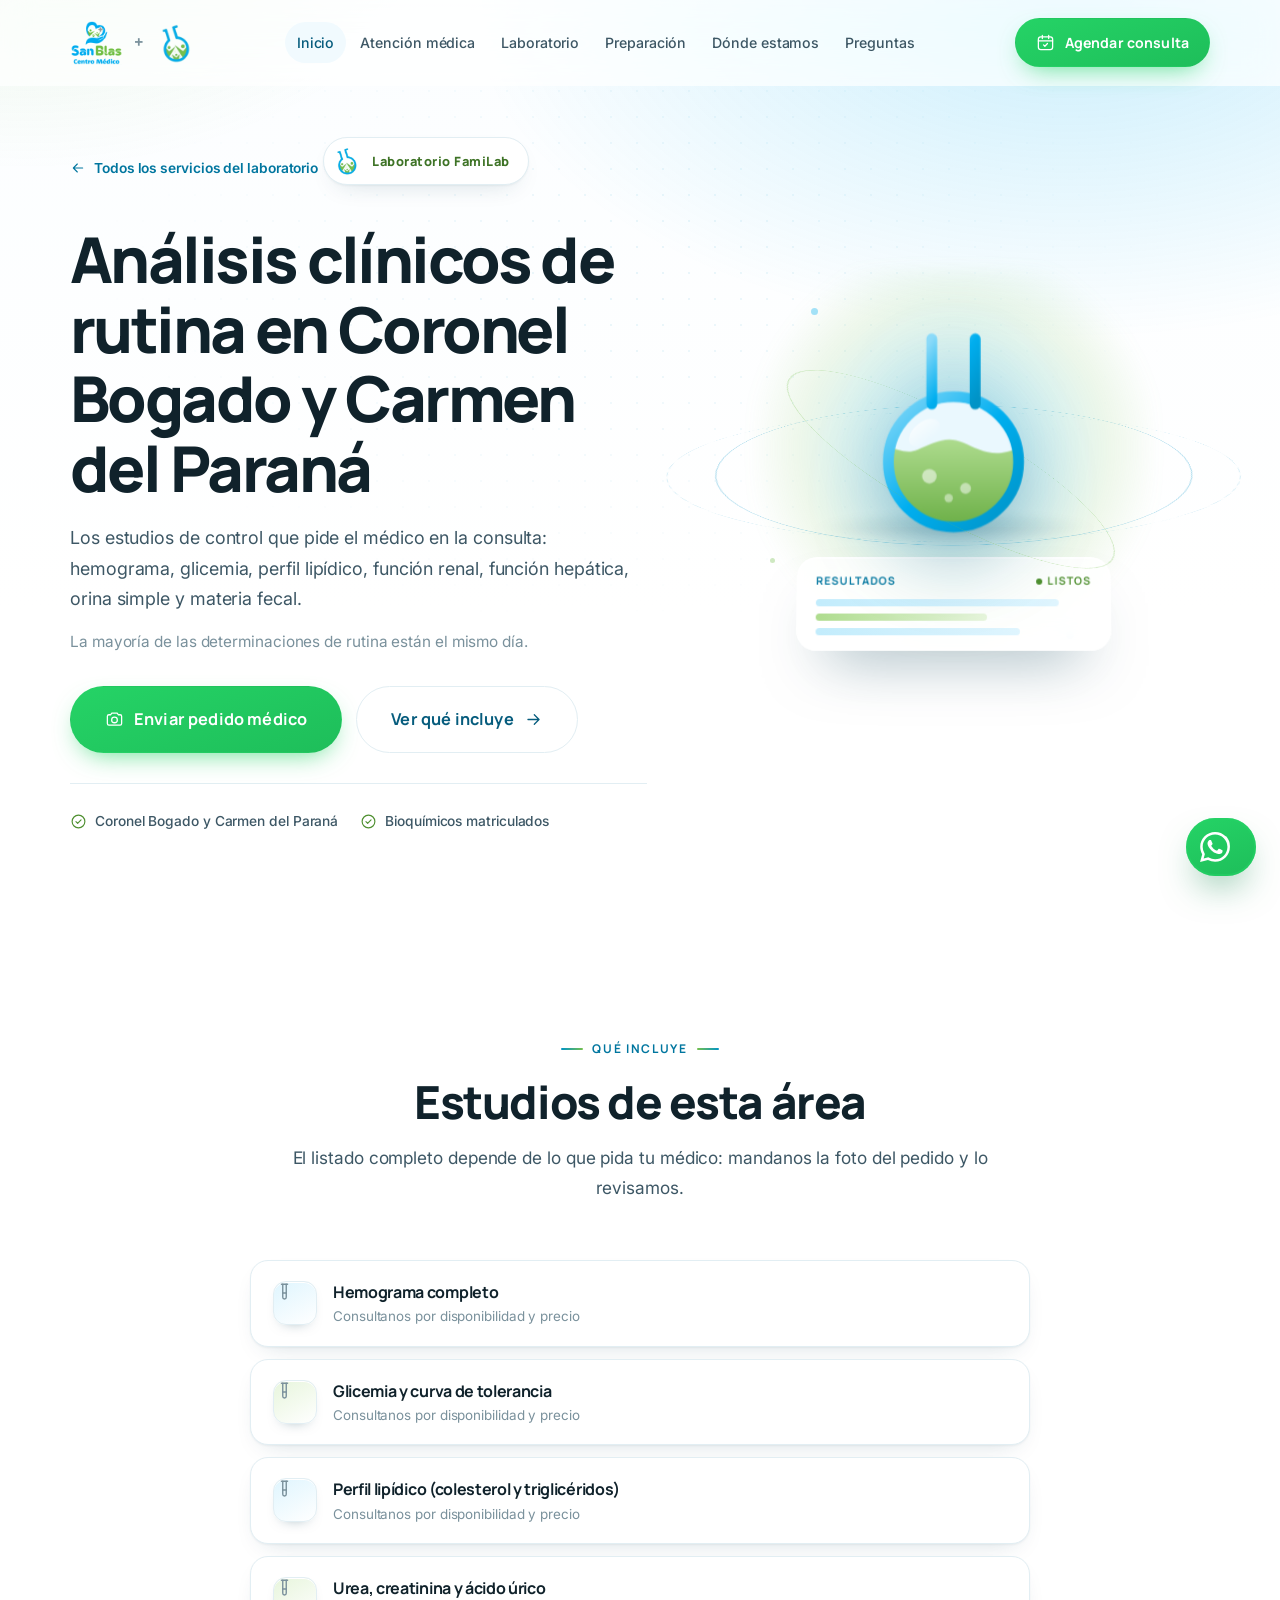
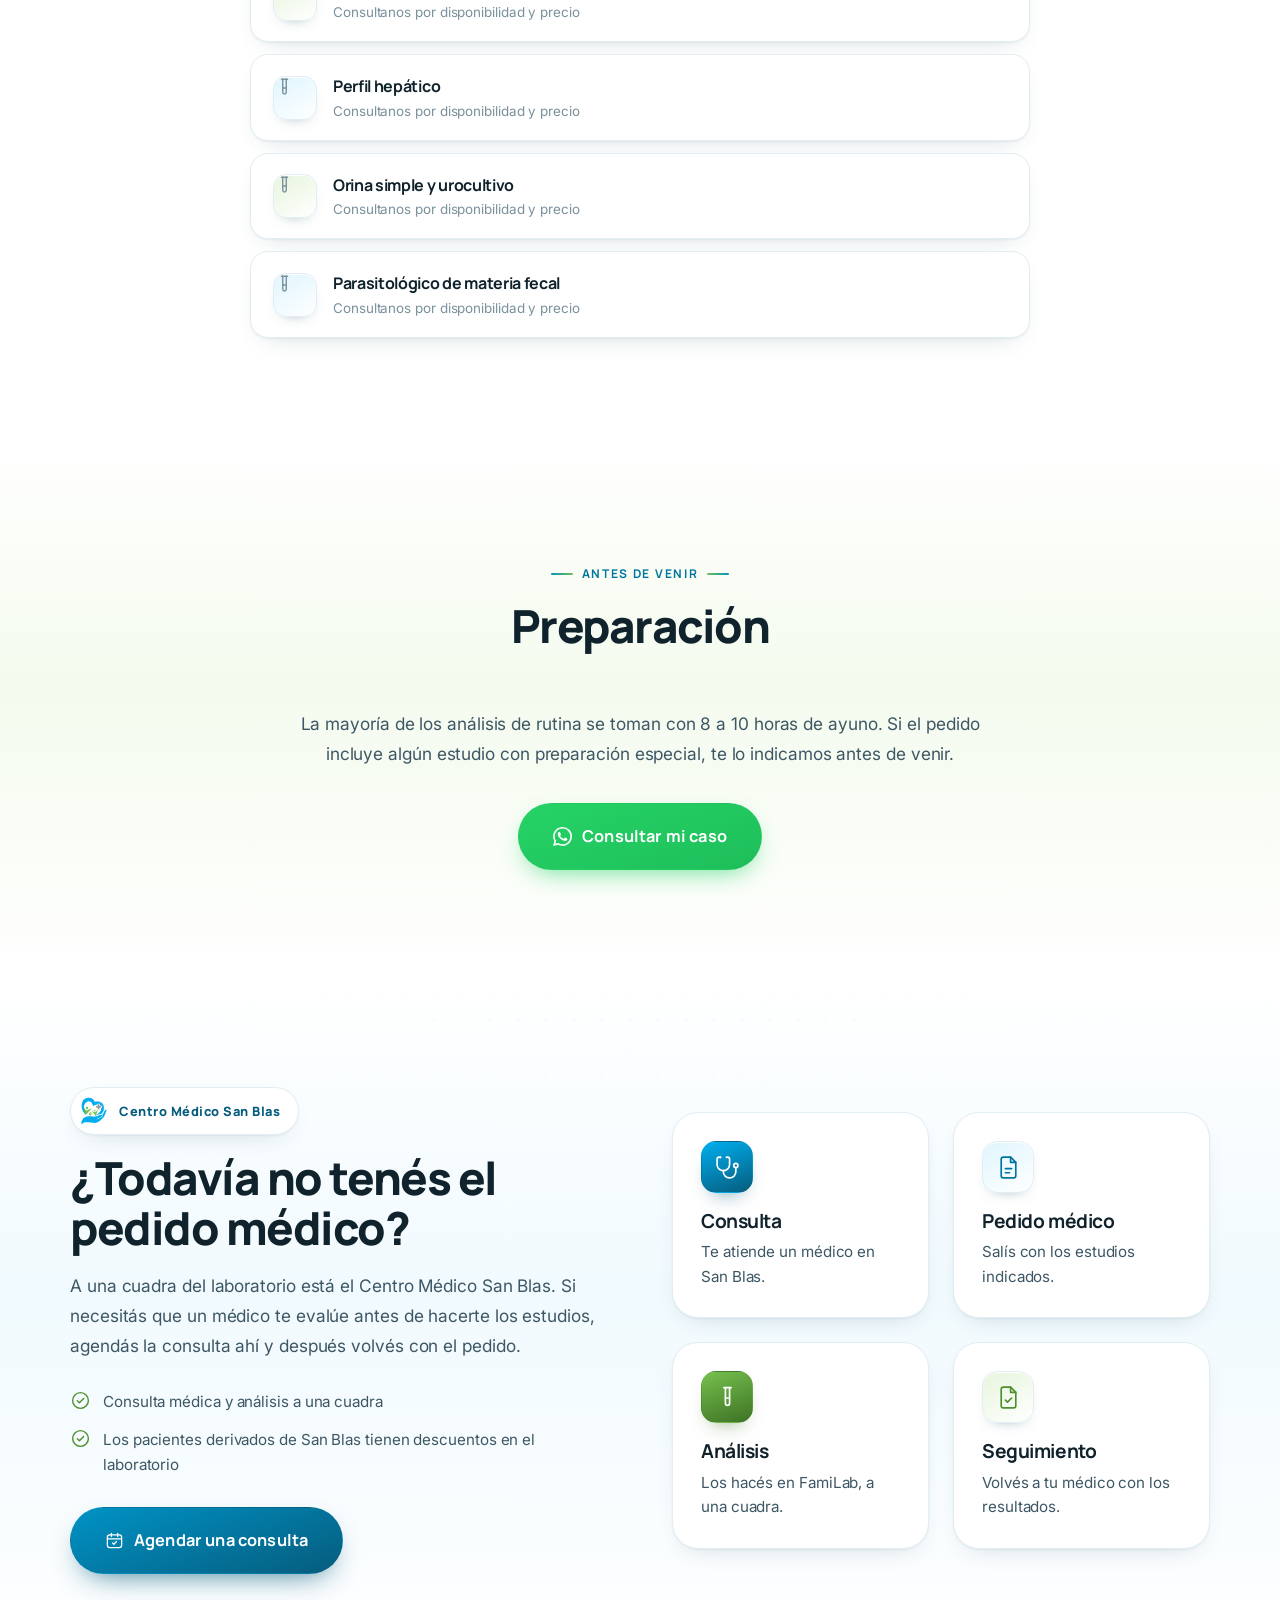
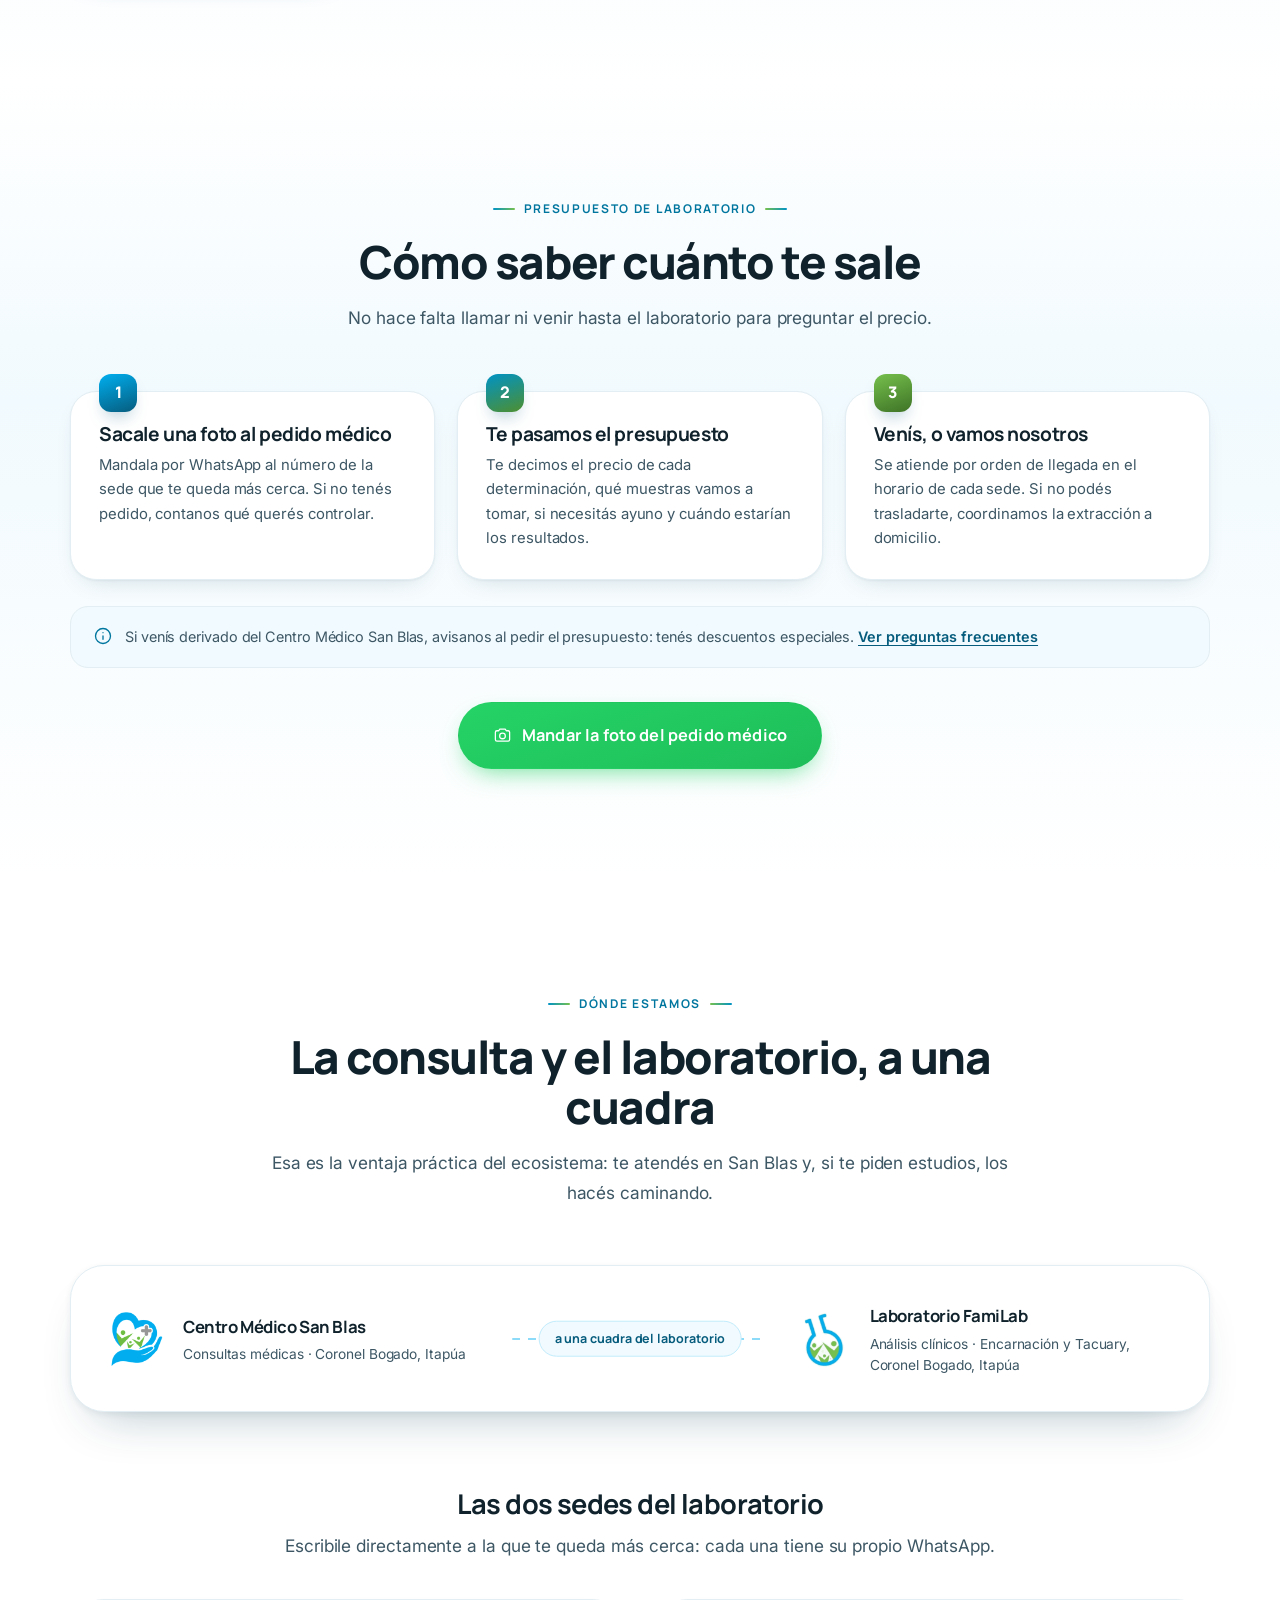
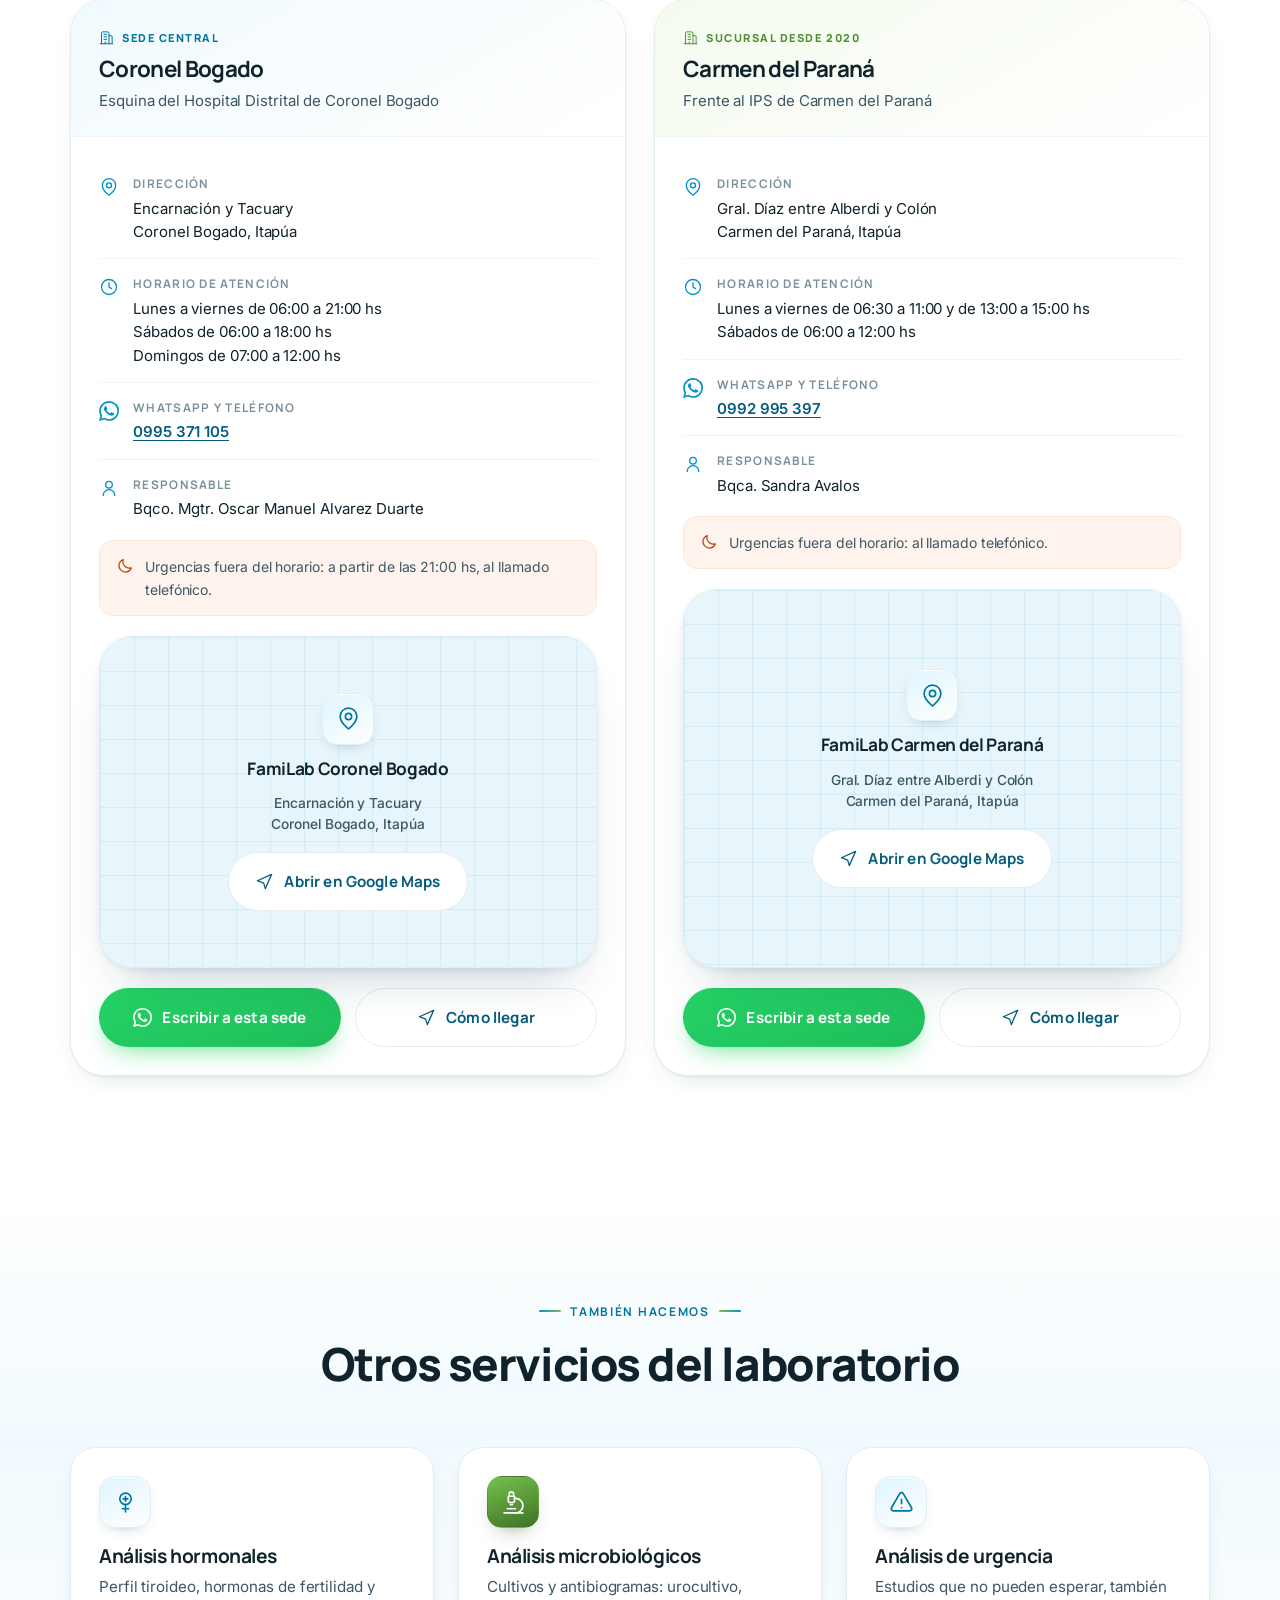
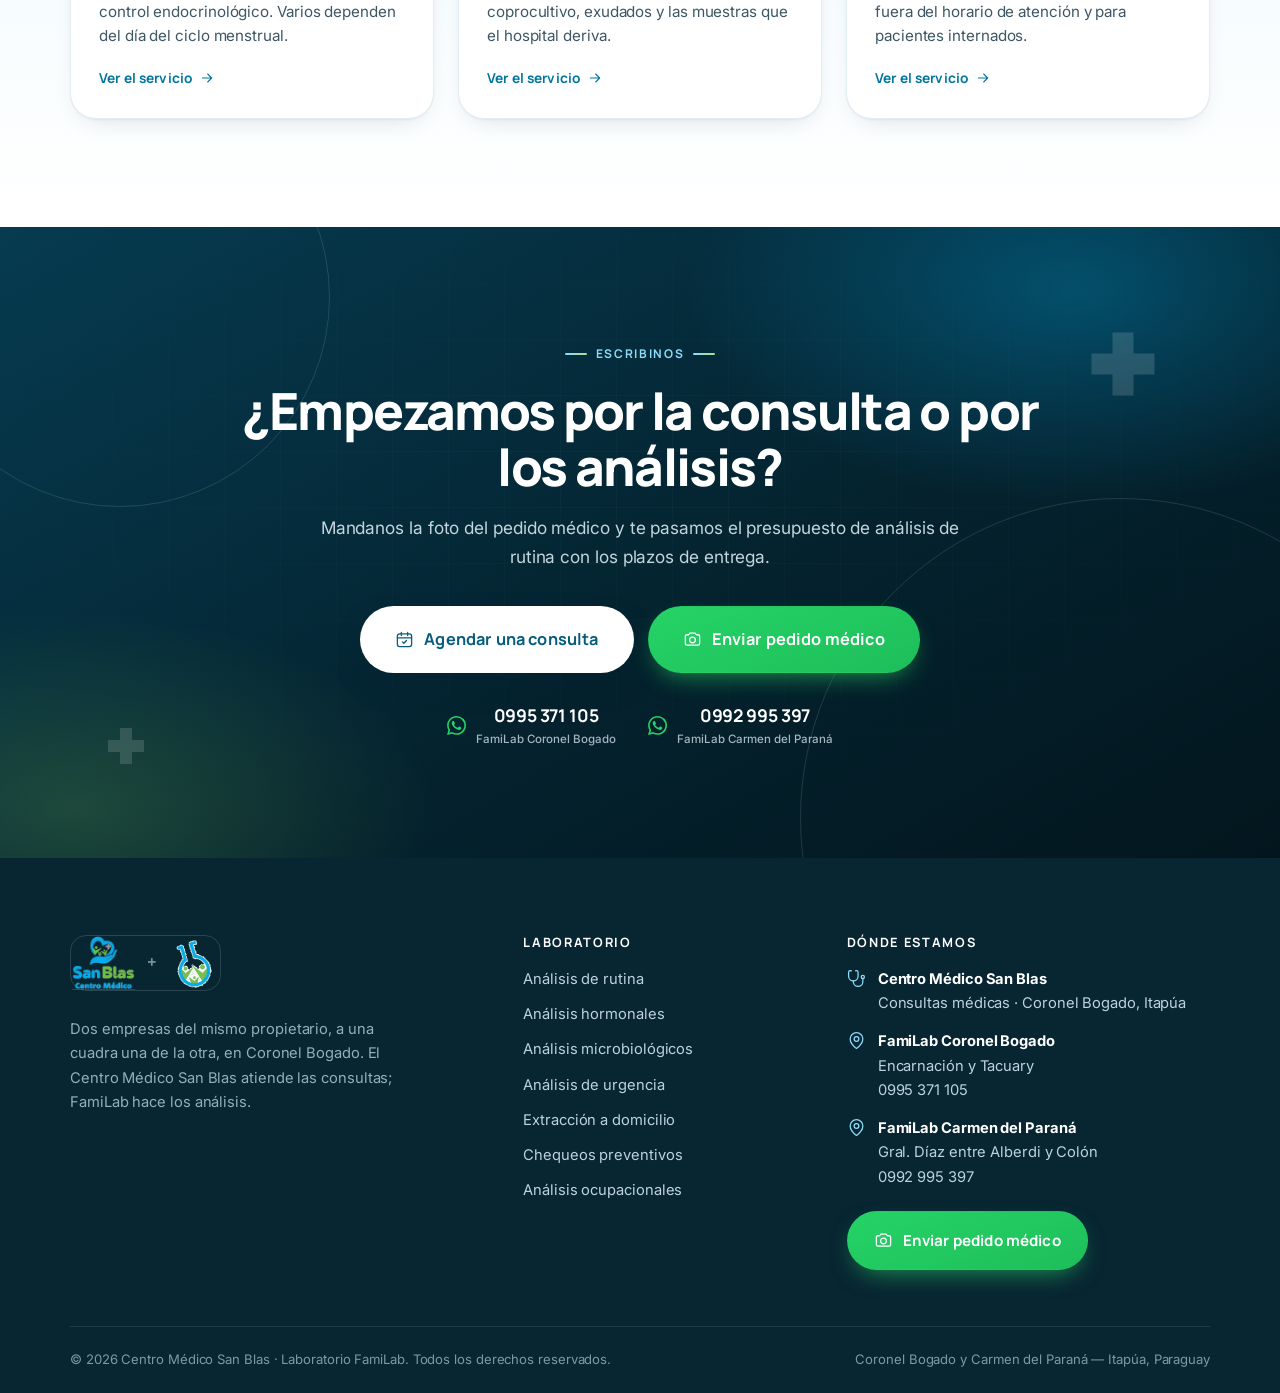
<file: servicios/analisis-de-rutina/index.html>
<!DOCTYPE html>
<html lang="es-PY">
<head>
<meta charset="UTF-8">
<meta name="viewport" content="width=device-width, initial-scale=1, viewport-fit=cover">
<title>Análisis de rutina | Laboratorio FamiLab</title>
<meta name="description" content="Los estudios de control que pide el médico en la consulta: hemograma, glicemia, perfil lipídico, función renal, función hepática, orina simple y materia fecal. Mandá la foto de tu pedido médico por WhatsApp y te pasamos el presupuesto. FamiLab, Coronel Bogado y Carmen del Paraná.">
<meta name="theme-color" content="#00AFF0">
<meta name="robots" content="index, follow">
<link rel="canonical" href="https://familab.com.py/servicios/analisis-de-rutina/">
<meta property="og:type" content="website">
<meta property="og:locale" content="es_PY">
<meta property="og:site_name" content="Centro Médico San Blas + FamiLab">
<meta property="og:title" content="Análisis de rutina | Laboratorio FamiLab">
<meta property="og:description" content="Los estudios de control que pide el médico en la consulta: hemograma, glicemia, perfil lipídico, función renal, función hepática, orina simple y materia fecal. Mandá la foto de tu pedido médico por WhatsApp y te pasamos el presupuesto. FamiLab, Coronel Bogado y Carmen del Paraná.">
<meta property="og:image" content="https://familab.com.py/fotos/san-blas.png">
<meta name="twitter:card" content="summary_large_image">
<link rel="icon" href="data:image/svg+xml,%3Csvg xmlns='http://www.w3.org/2000/svg' viewBox='0 0 32 32'%3E%3Crect width='32' height='32' rx='8' fill='%2300AFF0'/%3E%3Cpath d='M16 25.5C9.5 20.8 5 17.6 5 13.4 5 10 7.6 7.5 10.8 7.5c1.9 0 3.6.9 4.7 2.3l.5.7.5-.7a5.9 5.9 0 0 1 4.7-2.3C24.4 7.5 27 10 27 13.4c0 4.2-4.5 7.4-11 12.1Z' fill='%23fff'/%3E%3C/svg%3E">
<link rel="apple-touch-icon" href="../../fotos/san-blas-marca.png">
<link rel="preconnect" href="https://fonts.googleapis.com">
<link rel="preconnect" href="https://fonts.gstatic.com" crossorigin>
<link rel="stylesheet" href="https://fonts.googleapis.com/css2?family=Inter:wght@400;500;600&family=Manrope:wght@500;600;700;800&display=swap">
<link rel="stylesheet" href="../../assets/estilos.css">
</head>
<body>

<noscript><style>[data-reveal]{opacity:1!important;transform:none!important}</style></noscript>

<!-- ===== Sprite de íconos (inline: cero requests externos) ===== -->
<svg width="0" height="0" aria-hidden="true" focusable="false" style="position:absolute">
<defs>
  <symbol id="i-cross" viewBox="0 0 24 24"><path d="M9 3h6v6h6v6h-6v6H9v-6H3V9h6z" fill="currentColor" stroke="none"/></symbol>
  <symbol id="i-wa" viewBox="0 0 24 24"><path fill="currentColor" stroke="none" d="M17.472 14.382c-.297-.149-1.758-.867-2.03-.967-.273-.099-.471-.148-.67.15-.197.297-.767.966-.94 1.164-.173.199-.347.223-.644.075-.297-.15-1.255-.463-2.39-1.475-.883-.788-1.48-1.761-1.653-2.059-.173-.297-.018-.458.13-.606.134-.133.297-.347.446-.52.149-.174.198-.298.297-.497.099-.198.05-.371-.025-.52-.075-.149-.669-1.612-.916-2.207-.242-.579-.487-.5-.669-.51-.173-.008-.371-.01-.57-.01-.198 0-.52.074-.792.372-.272.297-1.04 1.016-1.04 2.479 0 1.462 1.065 2.875 1.213 3.074.149.198 2.096 3.2 5.077 4.487.709.306 1.262.489 1.694.625.712.227 1.36.195 1.872.118.571-.085 1.758-.719 2.006-1.413.248-.694.248-1.289.173-1.413-.074-.124-.272-.198-.57-.347m-5.421 7.403h-.004a9.87 9.87 0 0 1-5.031-1.378l-.361-.214-3.741.982.998-3.648-.235-.374a9.86 9.86 0 0 1-1.51-5.26c.001-5.45 4.436-9.884 9.888-9.884 2.64 0 5.122 1.03 6.988 2.898a9.82 9.82 0 0 1 2.893 6.994c-.003 5.45-4.437 9.884-9.885 9.884m8.413-18.297A11.81 11.81 0 0 0 12.05 0C5.495 0 .16 5.335.157 11.892c0 2.096.547 4.142 1.588 5.945L.057 24l6.305-1.654a11.88 11.88 0 0 0 5.683 1.448h.005c6.554 0 11.89-5.335 11.893-11.893A11.82 11.82 0 0 0 20.885 3.4"/></symbol>

  <!-- laboratorio -->
  <symbol id="i-flask" viewBox="0 0 24 24"><path d="M10 2v7.3M14 9.3V2M8.5 2h7"/><path d="M14 9.3a6.5 6.5 0 1 1-4 0"/><path d="M5.6 16.5h12.8"/></symbol>
  <symbol id="i-tube" viewBox="0 0 24 24"><path d="M8.5 2.5h7"/><path d="M10 2.5v15a2 2 0 0 0 4 0v-15"/><path d="M10 12.5h4"/></symbol>
  <symbol id="i-tubes" viewBox="0 0 24 24"><path d="M3 3h6M15 3h6"/><path d="M4.5 3v14a2.5 2.5 0 0 0 5 0V3"/><path d="M16.5 3v14a2.5 2.5 0 0 0 5 0V3"/><path d="M4.5 11h5M16.5 11h5"/></symbol>
  <symbol id="i-micro" viewBox="0 0 24 24"><path d="M6 18h8M3 22h18"/><path d="M14 22a7 7 0 0 0 0-14h-1"/><path d="M9 14h2"/><path d="M9 12a2 2 0 0 1-2-2V6h6v4a2 2 0 0 1-2 2Z"/><path d="M12 6V3a1 1 0 0 0-1-1H9a1 1 0 0 0-1 1v3"/></symbol>
  <symbol id="i-drop" viewBox="0 0 24 24"><path d="M12 2.7c3.4 4 6 7 6 10.3a6 6 0 0 1-12 0c0-3.3 2.6-6.3 6-10.3Z"/></symbol>
  <symbol id="i-dna" viewBox="0 0 24 24"><path d="M6 2c0 6 12 4 12 10S6 16 6 22"/><path d="M18 2c0 6-12 4-12 10s12 4 12 10"/><path d="M8.5 6h7M7 10h10M7 14h10M8.5 18h7"/></symbol>
  <symbol id="i-syringe" viewBox="0 0 24 24"><path d="m18 2 4 4M20.5 4.5 16 9"/><path d="m11 5 8 8-5.5 5.5a2 2 0 0 1-2.8 0l-5.2-5.2a2 2 0 0 1 0-2.8Z"/><path d="m8 12 2 2M11 9l2 2M3 21l3.5-3.5"/></symbol>
  <symbol id="i-hormone" viewBox="0 0 24 24"><circle cx="12" cy="8.5" r="5.5"/><path d="M12 14v7M9 18h6"/><path d="M9.8 8.5h4.4M12 6.3v4.4"/></symbol>

  <!-- documentos y presupuesto -->
  <symbol id="i-doc" viewBox="0 0 24 24"><path d="M14 2H7a2 2 0 0 0-2 2v16a2 2 0 0 0 2 2h10a2 2 0 0 0 2-2V7z"/><path d="M14 2v5h5"/><path d="M9 13h6M9 17h4"/></symbol>
  <symbol id="i-doc-check" viewBox="0 0 24 24"><path d="M14 2H7a2 2 0 0 0-2 2v16a2 2 0 0 0 2 2h10a2 2 0 0 0 2-2V7z"/><path d="M14 2v5h5"/><path d="m9 14.5 2 2 4-4"/></symbol>
  <symbol id="i-camera" viewBox="0 0 24 24"><path d="M3 8a2 2 0 0 1 2-2h2.2l1.4-2h6.8l1.4 2H19a2 2 0 0 1 2 2v9a2 2 0 0 1-2 2H5a2 2 0 0 1-2-2Z"/><circle cx="12" cy="12.5" r="3.6"/></symbol>
  <symbol id="i-money" viewBox="0 0 24 24"><rect x="2" y="6" width="20" height="12" rx="2.5"/><circle cx="12" cy="12" r="2.8"/><path d="M6 12h.01M18 12h.01"/></symbol>
  <symbol id="i-card" viewBox="0 0 24 24"><rect x="2" y="5" width="20" height="14" rx="2.5"/><path d="M2 10h20M6 15h4"/></symbol>
  <symbol id="i-clipboard" viewBox="0 0 24 24"><path d="M9 3h6v3H9z"/><path d="M15 4.5h2.5A1.5 1.5 0 0 1 19 6v14a1.5 1.5 0 0 1-1.5 1.5h-11A1.5 1.5 0 0 1 5 20V6a1.5 1.5 0 0 1 1.5-1.5H9"/><path d="M9 11h6M9 15h4"/></symbol>

  <!-- tiempo, lugares y contacto -->
  <symbol id="i-clock" viewBox="0 0 24 24"><circle cx="12" cy="12" r="9"/><path d="M12 7v5l3 2"/></symbol>
  <symbol id="i-moon" viewBox="0 0 24 24"><path d="M20.5 14.3A8.5 8.5 0 0 1 9.7 3.5a8.5 8.5 0 1 0 10.8 10.8Z"/></symbol>
  <symbol id="i-sunrise" viewBox="0 0 24 24"><path d="M12 3v4M5.6 9.6 4 8M18.4 9.6 20 8M2 18h20M6 14a6 6 0 0 1 12 0"/><path d="M8 21h8"/></symbol>
  <symbol id="i-pin" viewBox="0 0 24 24"><path d="M20 10c0 6-8 12-8 12s-8-6-8-12a8 8 0 0 1 16 0Z"/><circle cx="12" cy="10" r="3"/></symbol>
  <symbol id="i-nav" viewBox="0 0 24 24"><path d="M3 11 21 3l-8 18-2-7z"/></symbol>
  <symbol id="i-phone" viewBox="0 0 24 24"><path d="M21 16.9v2.6a2 2 0 0 1-2.2 2 19.5 19.5 0 0 1-8.5-3 19.2 19.2 0 0 1-5.9-5.9 19.5 19.5 0 0 1-3-8.6A2 2 0 0 1 3.4 2H6a2 2 0 0 1 2 1.7c.1 1 .4 2 .7 2.9a2 2 0 0 1-.5 2.1L7.1 9.9a16 16 0 0 0 6 6l1.2-1.1a2 2 0 0 1 2.1-.5c.9.3 1.9.6 2.9.7a2 2 0 0 1 1.7 2Z"/></symbol>
  <symbol id="i-home" viewBox="0 0 24 24"><path d="m3 9 9-7 9 7v11a2 2 0 0 1-2 2H5a2 2 0 0 1-2-2z"/><path d="M9 22V12h6v10"/></symbol>
  <symbol id="i-building" viewBox="0 0 24 24"><path d="M4 22V5a2 2 0 0 1 2-2h8a2 2 0 0 1 2 2v17"/><path d="M16 9h3a2 2 0 0 1 2 2v11M2 22h20"/><path d="M8 7h4M8 11h4M8 15h4M10 22v-3"/></symbol>
  <symbol id="i-hospital" viewBox="0 0 24 24"><path d="M3 22V8a2 2 0 0 1 2-2h14a2 2 0 0 1 2 2v14M2 22h20"/><path d="M10 6V3.5A1.5 1.5 0 0 1 11.5 2h1A1.5 1.5 0 0 1 14 3.5V6"/><path d="M11 11h2M12 10v3M9 22v-4h6v4"/></symbol>
  <symbol id="i-truck" viewBox="0 0 24 24"><path d="M2 7.5A1.5 1.5 0 0 1 3.5 6H14v11H3.5A1.5 1.5 0 0 1 2 15.5Z"/><path d="M14 10h3.6a2 2 0 0 1 1.7 1l2 3.2a2 2 0 0 1 .3 1.1V17h-7.6"/><circle cx="7.5" cy="18.5" r="2"/><circle cx="17.5" cy="18.5" r="2"/></symbol>

  <!-- personas y salud -->
  <symbol id="i-users" viewBox="0 0 24 24"><path d="M16 21v-2a4 4 0 0 0-4-4H6a4 4 0 0 0-4 4v2"/><circle cx="9" cy="7" r="4"/><path d="M22 21v-2a4 4 0 0 0-3-3.87"/><path d="M16 3.13a4 4 0 0 1 0 7.75"/></symbol>
  <symbol id="i-user" viewBox="0 0 24 24"><circle cx="12" cy="8" r="4"/><path d="M5 21a7 7 0 0 1 14 0"/></symbol>
  <symbol id="i-stetho" viewBox="0 0 24 24"><path d="M4.8 2.3A.3.3 0 1 0 5 2H4a2 2 0 0 0-2 2v5a6 6 0 0 0 12 0V4a2 2 0 0 0-2-2h-1a.2.2 0 1 0 .3.3"/><path d="M8 15v1a6 6 0 0 0 12 0v-4"/><circle cx="20" cy="10" r="2"/></symbol>
  <symbol id="i-heart" viewBox="0 0 24 24"><path d="M19 14c1.49-1.46 3-3.21 3-5.5A5.5 5.5 0 0 0 16.5 3c-1.76 0-3 .5-4.5 2-1.5-1.5-2.74-2-4.5-2A5.5 5.5 0 0 0 2 8.5c0 2.3 1.5 4.05 3 5.5l7 7Z"/></symbol>
  <symbol id="i-pulse" viewBox="0 0 24 24"><path d="M22 12h-4l-3 9L9 3l-3 9H2"/></symbol>
  <symbol id="i-baby" viewBox="0 0 24 24"><circle cx="12" cy="9" r="6"/><path d="M9.5 8h.01M14.5 8h.01"/><path d="M10 11.6a3.2 3.2 0 0 0 4 0"/><path d="M7 15.5 6 22M17 15.5 18 22M12 15v7"/></symbol>
  <symbol id="i-smile" viewBox="0 0 24 24"><circle cx="12" cy="12" r="9"/><path d="M9 10h.01M15 10h.01"/><path d="M8.6 14.3a4.6 4.6 0 0 0 6.8 0"/></symbol>
  <symbol id="i-briefcase" viewBox="0 0 24 24"><rect x="2" y="7" width="20" height="14" rx="2.5"/><path d="M8.5 7V5a2 2 0 0 1 2-2h3a2 2 0 0 1 2 2v2M2 13h20"/></symbol>
  <symbol id="i-hand" viewBox="0 0 24 24"><path d="M11 13V4.5a1.5 1.5 0 0 1 3 0V12"/><path d="M14 11.5V4a1.5 1.5 0 0 1 3 0v8"/><path d="M17 11V6.5a1.5 1.5 0 0 1 3 0V15a7 7 0 0 1-7 7h-1a7 7 0 0 1-7-7v-2.5a1.5 1.5 0 0 1 3 0V15"/></symbol>

  <!-- estados -->
  <symbol id="i-check" viewBox="0 0 24 24"><path d="m20 6-11 11-5-5"/></symbol>
  <symbol id="i-check-c" viewBox="0 0 24 24"><circle cx="12" cy="12" r="9"/><path d="m8.4 12.2 2.4 2.4 4.8-5"/></symbol>
  <symbol id="i-alert" viewBox="0 0 24 24"><path d="M10.3 3.5 2.4 17a2 2 0 0 0 1.7 3h15.8a2 2 0 0 0 1.7-3L13.7 3.5a2 2 0 0 0-3.4 0Z"/><path d="M12 9v4M12 17h.01"/></symbol>
  <symbol id="i-info" viewBox="0 0 24 24"><circle cx="12" cy="12" r="9"/><path d="M12 16v-4M12 8h.01"/></symbol>
  <symbol id="i-shield" viewBox="0 0 24 24"><path d="M12 22s8-4 8-10V5.5L12 2 4 5.5V12c0 6 8 10 8 10Z"/><path d="m9 12 2 2 4-4"/></symbol>
  <symbol id="i-award" viewBox="0 0 24 24"><circle cx="12" cy="9" r="6"/><path d="m8.2 14.3-1.4 7.2 5.2-2.7 5.2 2.7-1.4-7.2"/></symbol>
  <symbol id="i-star" viewBox="0 0 24 24"><path d="m12 3 2.7 5.6 6.1.9-4.4 4.3 1 6.1-5.4-2.9-5.4 2.9 1-6.1L3.2 9.5l6.1-.9z"/></symbol>
  <symbol id="i-sparkle" viewBox="0 0 24 24"><path d="M12 3.2 13.9 9l5.8 1.9-5.8 1.9L12 18.6 10.1 12.8 4.3 10.9 10.1 9z"/><path d="M18.5 3v3M17 4.5h3"/></symbol>
  <symbol id="i-bulb" viewBox="0 0 24 24"><path d="M9.5 18.5h5M10.5 21.5h3"/><path d="M12 2.5a6.3 6.3 0 0 0-3.7 11.4c.5.4.8 1 .9 1.6h5.6c.1-.6.4-1.2.9-1.6A6.3 6.3 0 0 0 12 2.5Z"/></symbol>
  <symbol id="i-search" viewBox="0 0 24 24"><circle cx="11" cy="11" r="7"/><path d="m20 20-3.9-3.9"/></symbol>
  <symbol id="i-chat" viewBox="0 0 24 24"><path d="M21 12a8.5 8.5 0 0 1-12.2 7.6L3 21l1.4-5.8A8.5 8.5 0 1 1 21 12Z"/><path d="M8.5 11h.01M12 11h.01M15.5 11h.01"/></symbol>
  <symbol id="i-no-food" viewBox="0 0 24 24"><circle cx="12" cy="12" r="9"/><path d="M5.6 5.6 18.4 18.4"/><path d="M9 7.5v4a1.6 1.6 0 0 0 1.6 1.6M12.4 7.5v2.2"/></symbol>
  <symbol id="i-calendar" viewBox="0 0 24 24"><rect x="3" y="5" width="18" height="16" rx="3"/><path d="M8 3v4M16 3v4M3 10h18"/><path d="m9.5 15 1.7 1.7 3.3-3.4"/></symbol>
  <symbol id="i-chevron" viewBox="0 0 24 24"><path d="m6 9 6 6 6-6"/></symbol>
  <symbol id="i-arrow" viewBox="0 0 24 24"><path d="M5 12h14m-6-6 6 6-6 6"/></symbol>
  <symbol id="i-menu" viewBox="0 0 24 24"><path d="M4 7h16M4 12h16M4 17h16"/></symbol>
  <symbol id="i-close" viewBox="0 0 24 24"><path d="m6 6 12 12M18 6 6 18"/></symbol>
</defs>
</svg>

<header class="hdr" id="hdr">
  <div class="wrap">
    <a href="../../index.html" class="logo" aria-label="Centro Médico San Blas y Laboratorio FamiLab — inicio">
      <span class="marca-dual">
        <img class="m-sb" src="../../fotos/san-blas.png" alt="Centro Médico San Blas" width="560" height="464" decoding="async">
        <span class="m-mas" aria-hidden="true">+</span>
        <img class="m-fl" src="../../fotos/logo-marca.png" alt="Laboratorio FamiLab" width="400" height="400" decoding="async">
      </span>
    </a>
    <nav class="nav" id="nav" aria-label="Navegación principal">
      <a href="../../index.html#inicio">Inicio</a>
      <a href="../../index.html#san-blas">Atención médica</a>
      <a href="../../index.html#familab">Laboratorio</a>
      <a href="../../index.html#preparacion">Preparación</a>
      <a href="../../index.html#ubicacion">Dónde estamos</a>
      <a href="../../index.html#preguntas">Preguntas</a>
    </nav>
    <div class="hdr-cta">
      <a class="btn btn--wa" href="https://wa.me/595995371105?text=Hola%2C%20quiero%20agendar%20una%20consulta%20en%20el%20Centro%20M%C3%A9dico%20San%20Blas." target="_blank" rel="noopener">
        <svg class="ico" aria-hidden="true"><use href="#i-calendar"/></svg> Agendar consulta
      </a>
      <button class="burger" id="burger" aria-label="Abrir menú" aria-expanded="false" aria-controls="mnav">
        <svg class="ico" id="burger-i" aria-hidden="true"><use href="#i-menu"/></svg>
      </button>
    </div>
  </div>
</header>

<div class="mnav" id="mnav">
  <a href="../../index.html#inicio">Inicio</a>
  <a href="../../index.html#san-blas">Atención médica</a>
  <a href="../../index.html#familab">Laboratorio</a>
  <a href="../../index.html#preparacion">Preparación</a>
  <a href="../../index.html#ubicacion">Dónde estamos</a>
  <a href="../../index.html#preguntas">Preguntas</a>
  <a class="btn btn--brand btn--block" href="https://wa.me/595995371105?text=Hola%2C%20quiero%20agendar%20una%20consulta%20en%20el%20Centro%20M%C3%A9dico%20San%20Blas." target="_blank" rel="noopener">
    <svg class="ico" aria-hidden="true"><use href="#i-calendar"/></svg> Agendar consulta
  </a>
  <a class="btn btn--wa btn--block" style="margin-top:10px" href="https://wa.me/595995371105?text=Hola%2C%20quiero%20un%20presupuesto.%20Les%20mando%20la%20foto%20de%20mi%20pedido%20m%C3%A9dico." target="_blank" rel="noopener">
    <svg class="ico" aria-hidden="true"><use href="#i-camera"/></svg> Enviar pedido médico
  </a>
</div>

<main id="inicio">

<section class="hero">
  <div class="wrap hero-grid">
    <div class="hero-copy">
      <a class="volver" href="../../index.html#familab"><svg aria-hidden="true"><use href="#i-arrow"/></svg> Todos los servicios del laboratorio</a>
      <span class="marca-chip marca-chip--fl" data-reveal style="margin-bottom:18px">
        <img src="../../fotos/logo-marca.png" alt="" width="400" height="400" decoding="async"> Laboratorio FamiLab
      </span>
      <h1 data-reveal>Análisis clínicos de rutina en Coronel Bogado y Carmen del Paraná</h1>
      <p class="hero-sub" data-reveal style="--d:120ms">Los estudios de control que pide el médico en la consulta: hemograma, glicemia, perfil lipídico, función renal, función hepática, orina simple y materia fecal.</p>
      <p class="hero-note" data-reveal style="--d:180ms">La mayoría de las determinaciones de rutina están el mismo día.</p>
      <div class="btn-row" data-reveal style="--d:240ms">
        <a class="btn btn--wa btn--lg" href="https://wa.me/595995371105?text=Hola%2C%20quiero%20consultar%20por%20an%C3%A1lisis%20de%20rutina.%20Les%20mando%20la%20foto%20del%20pedido%20m%C3%A9dico." target="_blank" rel="noopener">
          <svg class="ico" aria-hidden="true"><use href="#i-camera"/></svg> Enviar pedido médico
        </a>
        <a class="btn btn--ghost btn--lg" href="#incluye">Ver qué incluye <svg class="ico" aria-hidden="true"><use href="#i-arrow"/></svg></a>
      </div>
      <div class="hero-mini" data-reveal style="--d:300ms">
        <span><svg aria-hidden="true"><use href="#i-check-c"/></svg> Coronel Bogado y Carmen del Paraná</span>
        <span><svg aria-hidden="true"><use href="#i-check-c"/></svg> Bioquímicos matriculados</span>
      </div>
    </div>
    <div class="scene" aria-hidden="true">
      <div class="scene-in">
        <div class="glow"></div>
        <div class="ring ring--c"></div>
        <div class="ring ring--a"><i></i></div>
        <div class="ring ring--b"><i></i></div>
        <div class="pedestal"></div>
        <div class="flask-wrap">
          <svg class="ill" viewBox="0 0 180 200">
            <defs>
              <linearGradient id="vidrio" x1="0" y1="0" x2="1" y2="1">
                <stop offset="0" stop-color="#8CDBF9"/><stop offset=".5" stop-color="#00AFF0"/><stop offset="1" stop-color="#0093C6"/>
              </linearGradient>
              <linearGradient id="liquido" x1="0" y1="0" x2="0" y2="1">
                <stop offset="0" stop-color="#AEDC8E"/><stop offset="1" stop-color="#63A93D"/>
              </linearGradient>
              <linearGradient id="brillo" x1="0" y1="0" x2="0" y2="1">
                <stop offset="0" stop-color="#fff" stop-opacity=".9"/><stop offset="1" stop-color="#fff" stop-opacity="0"/>
              </linearGradient>
              <clipPath id="bulbo"><circle cx="90" cy="128" r="54"/></clipPath>
            </defs>
            <circle cx="90" cy="128" r="54" fill="#EAF8FE"/>
            <g clip-path="url(#bulbo)">
              <path fill="url(#liquido)" d="M20 118c14-9 26 6 40 0s24-12 38-6 26 14 46 4v76H20Z"/>
              <circle class="bubble" cx="70" cy="140" r="6" fill="#fff" opacity=".55"/>
              <circle class="bubble" cx="100" cy="150" r="4.5" fill="#fff" opacity=".5"/>
              <circle class="bubble" cx="86" cy="158" r="3.5" fill="#fff" opacity=".45"/>
            </g>
            <circle cx="90" cy="128" r="54" fill="none" stroke="url(#vidrio)" stroke-width="9"/>
            <path d="M72 80V26M108 80V26" fill="none" stroke="url(#vidrio)" stroke-width="9" stroke-linecap="round"/>
            <path d="M64 24h18M98 24h18" fill="none" stroke="url(#vidrio)" stroke-width="9" stroke-linecap="round"/>
            <ellipse cx="66" cy="104" rx="15" ry="9" fill="url(#brillo)" transform="rotate(-38 66 104)" opacity=".75"/>
          </svg>
        </div>
        <div class="res-card">
          <div class="lbl"><span>Resultados</span><em>listos</em></div>
          <div class="res-rows"><i></i><i></i><i></i></div>
        </div>
        <div class="particles">
          <i style="width:7px;height:7px;top:16%;left:22%"></i>
          <i style="width:5px;height:5px;top:64%;left:14%;animation-delay:1.6s"></i>
          <i style="width:8px;height:8px;top:78%;left:72%;animation-delay:3.1s"></i>
        </div>
      </div>
    </div>
  </div>
</section>

<section class="sec" id="incluye">
  <div class="wrap" style="max-width:820px">
    <div class="sec-head center" data-reveal>
      <span class="eyebrow">Qué incluye</span>
      <h2>Estudios de esta área</h2>
      <p class="lead" style="margin-top:16px">El listado completo depende de lo que pida tu médico: mandanos la foto del pedido y lo revisamos.</p>
    </div>
    <div class="proc-list">
        <div class="proc"><span class="itile"><svg class="ico" aria-hidden="true"><use href="#i-tube"/></svg></span><div><b>Hemograma completo</b><span>Consultanos por disponibilidad y precio</span></div></div>
        <div class="proc"><span class="itile itile--soft"><svg class="ico" aria-hidden="true"><use href="#i-tube"/></svg></span><div><b>Glicemia y curva de tolerancia</b><span>Consultanos por disponibilidad y precio</span></div></div>
        <div class="proc"><span class="itile"><svg class="ico" aria-hidden="true"><use href="#i-tube"/></svg></span><div><b>Perfil lipídico (colesterol y triglicéridos)</b><span>Consultanos por disponibilidad y precio</span></div></div>
        <div class="proc"><span class="itile itile--soft"><svg class="ico" aria-hidden="true"><use href="#i-tube"/></svg></span><div><b>Urea, creatinina y ácido úrico</b><span>Consultanos por disponibilidad y precio</span></div></div>
        <div class="proc"><span class="itile"><svg class="ico" aria-hidden="true"><use href="#i-tube"/></svg></span><div><b>Perfil hepático</b><span>Consultanos por disponibilidad y precio</span></div></div>
        <div class="proc"><span class="itile itile--soft"><svg class="ico" aria-hidden="true"><use href="#i-tube"/></svg></span><div><b>Orina simple y urocultivo</b><span>Consultanos por disponibilidad y precio</span></div></div>
        <div class="proc"><span class="itile"><svg class="ico" aria-hidden="true"><use href="#i-tube"/></svg></span><div><b>Parasitológico de materia fecal</b><span>Consultanos por disponibilidad y precio</span></div></div>
    </div>
  </div>
</section>

<section class="sec sec--leaf">
  <div class="wrap" style="max-width:820px">
    <div class="sec-head center" data-reveal>
      <span class="eyebrow">Antes de venir</span>
      <h2>Preparación</h2>
    </div>
    <p class="lead center" data-reveal style="max-width:64ch;margin-inline:auto">La mayoría de los análisis de rutina se toman con 8 a 10 horas de ayuno. Si el pedido incluye algún estudio con preparación especial, te lo indicamos antes de venir.</p>
    <div class="center" style="margin-top:34px" data-reveal>
      <a class="btn btn--wa btn--lg" href="https://wa.me/595995371105?text=Hola%2C%20quiero%20consultar%20por%20an%C3%A1lisis%20de%20rutina.%20Les%20mando%20la%20foto%20del%20pedido%20m%C3%A9dico." target="_blank" rel="noopener">
        <svg class="ico" aria-hidden="true"><use href="#i-wa"/></svg> Consultar mi caso
      </a>
    </div>
  </div>
</section>

<section class="sec sec--sb">
  <div class="wrap split">
    <div data-reveal>
      <span class="marca-chip marca-chip--sb" style="margin-bottom:18px">
        <img src="../../fotos/san-blas-marca.png" alt="" width="400" height="400" decoding="async"> Centro Médico San Blas
      </span>
      <h2>¿Todavía no tenés el pedido médico?</h2>
      <p class="lead" style="margin-top:18px">
        A una cuadra del laboratorio está el Centro Médico San Blas. Si necesitás que un médico te evalúe
        antes de hacerte los estudios, agendás la consulta ahí y después volvés con el pedido.
      </p>
      <ul class="checklist">
        <li><svg aria-hidden="true"><use href="#i-check-c"/></svg> Consulta médica y análisis a una cuadra</li>
        <li><svg aria-hidden="true"><use href="#i-check-c"/></svg> Los pacientes derivados de San Blas tienen descuentos en el laboratorio</li>
      </ul>
      <div class="btn-row" style="margin-top:30px">
        <a class="btn btn--brand btn--lg" href="https://wa.me/595995371105?text=Hola%2C%20quiero%20agendar%20una%20consulta%20en%20el%20Centro%20M%C3%A9dico%20San%20Blas." target="_blank" rel="noopener">
          <svg class="ico" aria-hidden="true"><use href="#i-calendar"/></svg> Agendar una consulta
        </a>
      </div>
    </div>
    <div data-reveal style="--d:120ms">
      <div class="grid lab-grid">
        <div class="card"><span class="itile itile--accent"><svg class="ico" aria-hidden="true"><use href="#i-stetho"/></svg></span><h3>Consulta</h3><p>Te atiende un médico en San Blas.</p></div>
        <div class="card"><span class="itile"><svg class="ico" aria-hidden="true"><use href="#i-doc"/></svg></span><h3>Pedido médico</h3><p>Salís con los estudios indicados.</p></div>
        <div class="card"><span class="itile itile--leaf"><svg class="ico" aria-hidden="true"><use href="#i-tube"/></svg></span><h3>Análisis</h3><p>Los hacés en FamiLab, a una cuadra.</p></div>
        <div class="card"><span class="itile itile--soft"><svg class="ico" aria-hidden="true"><use href="#i-doc-check"/></svg></span><h3>Seguimiento</h3><p>Volvés a tu médico con los resultados.</p></div>
      </div>
    </div>
  </div>
</section>

<section class="sec sec--sky" id="presupuesto">
  <div class="wrap">
    <div class="sec-head center" data-reveal>
      <span class="eyebrow">Presupuesto de laboratorio</span>
      <h2>Cómo saber cuánto te sale</h2>
      <p class="lead" style="margin-top:16px">No hace falta llamar ni venir hasta el laboratorio para preguntar el precio.</p>
    </div>
    <div class="pasos">
      <article class="paso" data-reveal>
        <h3>Sacale una foto al pedido médico</h3>
        <p>Mandala por WhatsApp al número de la sede que te queda más cerca. Si no tenés pedido, contanos qué querés controlar.</p>
      </article>
      <article class="paso" data-reveal style="--d:90ms">
        <h3>Te pasamos el presupuesto</h3>
        <p>Te decimos el precio de cada determinación, qué muestras vamos a tomar, si necesitás ayuno y cuándo estarían los resultados.</p>
      </article>
      <article class="paso" data-reveal style="--d:180ms">
        <h3>Venís, o vamos nosotros</h3>
        <p>Se atiende por orden de llegada en el horario de cada sede. Si no podés trasladarte, coordinamos la extracción a domicilio.</p>
      </article>
    </div>
    <div class="paso-nota" data-reveal>
      <svg aria-hidden="true"><use href="#i-info"/></svg>
      <span>Si venís derivado del Centro Médico San Blas, avisanos al pedir el presupuesto: tenés descuentos especiales.
      <a href="../../index.html#preguntas">Ver preguntas frecuentes</a></span>
    </div>
    <div class="center" style="margin-top:34px" data-reveal>
      <a class="btn btn--wa btn--lg" href="https://wa.me/595995371105?text=Hola%2C%20quiero%20un%20presupuesto.%20Les%20mando%20la%20foto%20de%20mi%20pedido%20m%C3%A9dico." target="_blank" rel="noopener">
        <svg class="ico" aria-hidden="true"><use href="#i-camera"/></svg> Mandar la foto del pedido médico
      </a>
    </div>
  </div>
</section>

<section class="sec" id="ubicacion">
  <div class="wrap">
    <div class="sec-head center" data-reveal>
      <span class="eyebrow">Dónde estamos</span>
      <h2>La consulta y el laboratorio, a una cuadra</h2>
      <p class="lead" style="margin-top:16px">Esa es la ventaja práctica del ecosistema: te atendés en San Blas y,
      si te piden estudios, los hacés caminando.</p>
    </div>

    <div class="cuadra" data-reveal>
      <div class="cuadra-punto cuadra-punto--sb">
        <img src="../../fotos/san-blas-marca.png" alt="" width="400" height="400" decoding="async">
        <div>
          <b>Centro Médico San Blas</b>
          <span>Consultas médicas · Coronel Bogado, Itapúa</span>
        </div>
      </div>
      <div class="cuadra-linea" aria-hidden="true">
        <span class="cuadra-dist">a una cuadra del laboratorio</span>
      </div>
      <div class="cuadra-punto cuadra-punto--fl">
        <img src="../../fotos/logo-marca.png" alt="" width="400" height="400" decoding="async">
        <div>
          <b>Laboratorio FamiLab</b>
          <span>Análisis clínicos · Encarnación y Tacuary, Coronel Bogado, Itapúa</span>
        </div>
      </div>
    </div>

    <div class="sec-head center" data-reveal style="margin-top:clamp(48px,6vw,80px);margin-bottom:clamp(28px,3vw,40px)">
      <h3 style="font-size:clamp(1.3rem,2.4vw,1.7rem)">Las dos sedes del laboratorio</h3>
      <p class="lead" style="margin-top:12px">Escribile directamente a la que te queda más cerca: cada una tiene su propio WhatsApp.</p>
    </div>
    <div class="sedes">
      <article class="sede" data-reveal style="--d:0ms">
        <div class="sede-top">
          <span class="kicker"><svg class="ico" style="width:15px;height:15px" aria-hidden="true"><use href="#i-building"/></svg> Sede central</span>
          <h3>Coronel Bogado</h3>
          <p>Esquina del Hospital Distrital de Coronel Bogado</p>
        </div>
        <div class="sede-body">
          <div class="sede-rows">
            <div class="sede-row">
              <svg aria-hidden="true"><use href="#i-pin"/></svg>
              <div><b>Dirección</b><p>Encarnación y Tacuary<br>Coronel Bogado, Itapúa</p></div>
            </div>
            <div class="sede-row">
              <svg aria-hidden="true"><use href="#i-clock"/></svg>
              <div><b>Horario de atención</b><p>Lunes a viernes de 06:00 a 21:00 hs<br>Sábados de 06:00 a 18:00 hs<br>Domingos de 07:00 a 12:00 hs</p></div>
            </div>
            <div class="sede-row">
              <svg aria-hidden="true"><use href="#i-wa"/></svg>
              <div><b>WhatsApp y teléfono</b><p><a href="https://wa.me/595995371105?text=Hola%2C%20quiero%20un%20presupuesto.%20Les%20mando%20la%20foto%20de%20mi%20pedido%20m%C3%A9dico." target="_blank" rel="noopener">0995 371 105</a></p></div>
            </div>
            <div class="sede-row">
              <svg aria-hidden="true"><use href="#i-user"/></svg>
              <div><b>Responsable</b><p>Bqco. Mgtr. Oscar Manuel Alvarez Duarte</p></div>
            </div>
          </div>
          <div class="sede-urg">
            <svg aria-hidden="true"><use href="#i-moon"/></svg>
            <span>Urgencias fuera del horario: a partir de las 21:00 hs, al llamado telefónico.</span>
          </div>
          <div class="map-card" style="margin-top:20px;min-height:250px"
               data-map="-27.169587,-56.233484 (Laboratorio FamiLab)" data-map-title="Mapa con la ubicación de FamiLab en Coronel Bogado">
            <div class="map-ph">
              <span class="itile"><svg class="ico" aria-hidden="true"><use href="#i-pin"/></svg></span>
              <b>FamiLab Coronel Bogado</b>
              <span>Encarnación y Tacuary<br>Coronel Bogado, Itapúa</span>
              <a class="btn btn--ghost" href="https://www.google.com/maps/search/?api=1&query=-27.169587%2C-56.233484" target="_blank" rel="noopener">
                <svg class="ico" aria-hidden="true"><use href="#i-nav"/></svg> Abrir en Google Maps
              </a>
            </div>
          </div>
          <div class="btn-row">
            <a class="btn btn--wa" href="https://wa.me/595995371105?text=Hola%2C%20quiero%20un%20presupuesto.%20Les%20mando%20la%20foto%20de%20mi%20pedido%20m%C3%A9dico." target="_blank" rel="noopener">
              <svg class="ico" aria-hidden="true"><use href="#i-wa"/></svg> Escribir a esta sede
            </a>
            <a class="btn btn--ghost" href="https://www.google.com/maps/dir/?api=1&destination=-27.169587%2C-56.233484" target="_blank" rel="noopener">
              <svg class="ico" aria-hidden="true"><use href="#i-nav"/></svg> Cómo llegar
            </a>
          </div>
        </div>
      </article>
      <article class="sede" data-reveal style="--d:110ms">
        <div class="sede-top">
          <span class="kicker"><svg class="ico" style="width:15px;height:15px" aria-hidden="true"><use href="#i-building"/></svg> Sucursal desde 2020</span>
          <h3>Carmen del Paraná</h3>
          <p>Frente al IPS de Carmen del Paraná</p>
        </div>
        <div class="sede-body">
          <div class="sede-rows">
            <div class="sede-row">
              <svg aria-hidden="true"><use href="#i-pin"/></svg>
              <div><b>Dirección</b><p>Gral. Díaz entre Alberdi y Colón<br>Carmen del Paraná, Itapúa</p></div>
            </div>
            <div class="sede-row">
              <svg aria-hidden="true"><use href="#i-clock"/></svg>
              <div><b>Horario de atención</b><p>Lunes a viernes de 06:30 a 11:00 y de 13:00 a 15:00 hs<br>Sábados de 06:00 a 12:00 hs</p></div>
            </div>
            <div class="sede-row">
              <svg aria-hidden="true"><use href="#i-wa"/></svg>
              <div><b>WhatsApp y teléfono</b><p><a href="https://wa.me/595992995397?text=Hola%2C%20quiero%20un%20presupuesto.%20Les%20mando%20la%20foto%20de%20mi%20pedido%20m%C3%A9dico." target="_blank" rel="noopener">0992 995 397</a></p></div>
            </div>
            <div class="sede-row">
              <svg aria-hidden="true"><use href="#i-user"/></svg>
              <div><b>Responsable</b><p>Bqca. Sandra Avalos</p></div>
            </div>
          </div>
          <div class="sede-urg">
            <svg aria-hidden="true"><use href="#i-moon"/></svg>
            <span>Urgencias fuera del horario: al llamado telefónico.</span>
          </div>
          <div class="map-card" style="margin-top:20px;min-height:250px"
               data-map="Gral. Díaz 644, Carmen del Paraná 070701, Paraguay (Laboratorio FamiLab)" data-map-title="Mapa con la ubicación de FamiLab en Carmen del Paraná">
            <div class="map-ph">
              <span class="itile"><svg class="ico" aria-hidden="true"><use href="#i-pin"/></svg></span>
              <b>FamiLab Carmen del Paraná</b>
              <span>Gral. Díaz entre Alberdi y Colón<br>Carmen del Paraná, Itapúa</span>
              <a class="btn btn--ghost" href="https://www.google.com/maps/search/?api=1&query=Gral.%20D%C3%ADaz%20644%2C%20Carmen%20del%20Paran%C3%A1%20070701%2C%20Paraguay" target="_blank" rel="noopener">
                <svg class="ico" aria-hidden="true"><use href="#i-nav"/></svg> Abrir en Google Maps
              </a>
            </div>
          </div>
          <div class="btn-row">
            <a class="btn btn--wa" href="https://wa.me/595992995397?text=Hola%2C%20quiero%20un%20presupuesto.%20Les%20mando%20la%20foto%20de%20mi%20pedido%20m%C3%A9dico." target="_blank" rel="noopener">
              <svg class="ico" aria-hidden="true"><use href="#i-wa"/></svg> Escribir a esta sede
            </a>
            <a class="btn btn--ghost" href="https://www.google.com/maps/dir/?api=1&destination=Gral.%20D%C3%ADaz%20644%2C%20Carmen%20del%20Paran%C3%A1%20070701%2C%20Paraguay" target="_blank" rel="noopener">
              <svg class="ico" aria-hidden="true"><use href="#i-nav"/></svg> Cómo llegar
            </a>
          </div>
        </div>
      </article>
    </div>
  </div>
</section>

<section class="sec sec--sky">
  <div class="wrap">
    <div class="sec-head center" data-reveal>
      <span class="eyebrow">También hacemos</span>
      <h2>Otros servicios del laboratorio</h2>
    </div>
    <div class="grid serv-grid">
      <article class="card" data-reveal style="--d:0ms">
        <span class="itile"><svg class="ico" aria-hidden="true"><use href="#i-hormone"/></svg></span>
        <h3>Análisis hormonales</h3>
        <p>Perfil tiroideo, hormonas de fertilidad y control endocrinológico. Varios dependen del día del ciclo menstrual.</p>
        <a class="card-link" href="../../servicios/analisis-hormonales/index.html">Ver el servicio <svg aria-hidden="true"><use href="#i-arrow"/></svg></a>
      </article>
      <article class="card" data-reveal style="--d:70ms">
        <span class="itile itile--leaf"><svg class="ico" aria-hidden="true"><use href="#i-micro"/></svg></span>
        <h3>Análisis microbiológicos</h3>
        <p>Cultivos y antibiogramas: urocultivo, coprocultivo, exudados y las muestras que el hospital deriva.</p>
        <a class="card-link" href="../../servicios/analisis-microbiologicos/index.html">Ver el servicio <svg aria-hidden="true"><use href="#i-arrow"/></svg></a>
      </article>
      <article class="card" data-reveal style="--d:140ms">
        <span class="itile"><svg class="ico" aria-hidden="true"><use href="#i-alert"/></svg></span>
        <h3>Análisis de urgencia</h3>
        <p>Estudios que no pueden esperar, también fuera del horario de atención y para pacientes internados.</p>
        <a class="card-link" href="../../servicios/analisis-de-urgencia/index.html">Ver el servicio <svg aria-hidden="true"><use href="#i-arrow"/></svg></a>
      </article>
    </div>
  </div>
</section>

<section class="sec dark cta-final" id="contacto">
  <div class="cta-orbs" aria-hidden="true">
    <span class="o" style="width:420px;height:420px;top:-140px;left:-90px"></span>
    <span class="o" style="width:640px;height:640px;bottom:-280px;right:-160px"></span>
    <svg class="cta-cross" style="width:84px;top:15%;right:9%" viewBox="0 0 24 24" aria-hidden="true"><use href="#i-cross"/></svg>
    <svg class="cta-cross" style="width:48px;bottom:14%;left:8%;animation-delay:1.4s" viewBox="0 0 24 24" aria-hidden="true"><use href="#i-cross"/></svg>
  </div>
  <div class="wrap">
    <span class="eyebrow" data-reveal>Escribinos</span>
    <h2 data-reveal style="--d:70ms">¿Empezamos por la consulta o por los análisis?</h2>
    <p class="lead" data-reveal style="--d:140ms;color:rgba(232,247,253,.84);max-width:640px;margin-inline:auto">Mandanos la foto del pedido médico y te pasamos el presupuesto de análisis de rutina con los plazos de entrega.</p>
    <div class="btn-row" data-reveal style="--d:210ms">
      <a class="btn btn--light btn--lg" href="https://wa.me/595995371105?text=Hola%2C%20quiero%20agendar%20una%20consulta%20en%20el%20Centro%20M%C3%A9dico%20San%20Blas." target="_blank" rel="noopener">
        <svg class="ico" aria-hidden="true"><use href="#i-calendar"/></svg> Agendar una consulta
      </a>
      <a class="btn btn--wa btn--lg" href="https://wa.me/595995371105?text=Hola%2C%20quiero%20un%20presupuesto.%20Les%20mando%20la%20foto%20de%20mi%20pedido%20m%C3%A9dico." target="_blank" rel="noopener">
        <svg class="ico" aria-hidden="true"><use href="#i-camera"/></svg> Enviar pedido médico
      </a>
    </div>
    <div class="cta-nums" data-reveal style="--d:280ms">
      <a class="cta-num" href="https://wa.me/595995371105?text=Hola%2C%20quiero%20un%20presupuesto.%20Les%20mando%20la%20foto%20de%20mi%20pedido%20m%C3%A9dico." target="_blank" rel="noopener">
        <svg aria-hidden="true"><use href="#i-wa"/></svg>
        <span>0995 371 105<small>FamiLab Coronel Bogado</small></span>
      </a>
      <a class="cta-num" href="https://wa.me/595992995397?text=Hola%2C%20quiero%20un%20presupuesto.%20Les%20mando%20la%20foto%20de%20mi%20pedido%20m%C3%A9dico." target="_blank" rel="noopener">
        <svg aria-hidden="true"><use href="#i-wa"/></svg>
        <span>0992 995 397<small>FamiLab Carmen del Paraná</small></span>
      </a>
    </div>
  </div>
</section>

</main>

<footer class="ftr">
  <div class="wrap">
    <div class="ftr-grid">
      <div>
        <a href="../../index.html" class="logo-plate" aria-label="Centro Médico San Blas y Laboratorio FamiLab — inicio">
          <span class="marca-dual marca-dual--ftr">
        <img class="m-sb" src="../../fotos/san-blas.png" alt="Centro Médico San Blas" width="560" height="464" decoding="async">
        <span class="m-mas" aria-hidden="true">+</span>
        <img class="m-fl" src="../../fotos/logo-marca.png" alt="Laboratorio FamiLab" width="400" height="400" decoding="async">
      </span>
        </a>
        <p class="ftr-claim">Dos empresas del mismo propietario, a una cuadra una de la otra, en Coronel Bogado.
        El Centro Médico San Blas atiende las consultas; FamiLab hace los análisis.</p>
      </div>
      <div>
        <h4>Laboratorio</h4>
        <ul>
          <li><a href="../../servicios/analisis-de-rutina/index.html">Análisis de rutina</a></li>
          <li><a href="../../servicios/analisis-hormonales/index.html">Análisis hormonales</a></li>
          <li><a href="../../servicios/analisis-microbiologicos/index.html">Análisis microbiológicos</a></li>
          <li><a href="../../servicios/analisis-de-urgencia/index.html">Análisis de urgencia</a></li>
          <li><a href="../../servicios/extraccion-a-domicilio/index.html">Extracción a domicilio</a></li>
          <li><a href="../../servicios/chequeos-preventivos/index.html">Chequeos preventivos</a></li>
          <li><a href="../../servicios/analisis-ocupacionales/index.html">Análisis ocupacionales</a></li>
        </ul>
      </div>
      <div>
        <h4>Dónde estamos</h4>
        <div class="ftr-contact">
          <div><svg aria-hidden="true"><use href="#i-stetho"/></svg><span><b style="color:#fff">Centro Médico San Blas</b><br>
            Consultas médicas · Coronel Bogado, Itapúa</span></div>
          <div><svg aria-hidden="true"><use href="#i-pin"/></svg><span><b style="color:#fff">FamiLab Coronel Bogado</b><br>Encarnación y Tacuary<br>
            <a href="https://wa.me/595995371105?text=Hola%2C%20quiero%20un%20presupuesto.%20Les%20mando%20la%20foto%20de%20mi%20pedido%20m%C3%A9dico." target="_blank" rel="noopener">0995 371 105</a></span></div>
          <div><svg aria-hidden="true"><use href="#i-pin"/></svg><span><b style="color:#fff">FamiLab Carmen del Paraná</b><br>Gral. Díaz entre Alberdi y Colón<br>
            <a href="https://wa.me/595992995397?text=Hola%2C%20quiero%20un%20presupuesto.%20Les%20mando%20la%20foto%20de%20mi%20pedido%20m%C3%A9dico." target="_blank" rel="noopener">0992 995 397</a></span></div>
        </div>
        <a class="btn btn--wa" style="margin-top:22px" href="https://wa.me/595995371105?text=Hola%2C%20quiero%20un%20presupuesto.%20Les%20mando%20la%20foto%20de%20mi%20pedido%20m%C3%A9dico." target="_blank" rel="noopener">
          <svg class="ico" aria-hidden="true"><use href="#i-camera"/></svg> Enviar pedido médico
        </a>
      </div>
    </div>
    <div class="ftr-bottom">
      <span>© 2026 Centro Médico San Blas · Laboratorio FamiLab. Todos los derechos reservados.</span>
      <span>Coronel Bogado y Carmen del Paraná — Itapúa, Paraguay</span>
    </div>
  </div>
</footer>

<a class="wa-float" href="https://wa.me/595995371105?text=Hola%2C%20quiero%20un%20presupuesto.%20Les%20mando%20la%20foto%20de%20mi%20pedido%20m%C3%A9dico." target="_blank" rel="noopener" aria-label="Escribir por WhatsApp">
  <svg aria-hidden="true"><use href="#i-wa"/></svg>
  <span class="lbl">Escribinos por WhatsApp</span>
</a>

<div class="wa-bar">
  <a class="btn btn--brand btn--block" href="https://wa.me/595995371105?text=Hola%2C%20quiero%20agendar%20una%20consulta%20en%20el%20Centro%20M%C3%A9dico%20San%20Blas." target="_blank" rel="noopener">
    <svg class="ico" aria-hidden="true"><use href="#i-calendar"/></svg> Agendar consulta
  </a>
  <a class="btn btn--wa btn--block" href="https://wa.me/595995371105?text=Hola%2C%20quiero%20un%20presupuesto.%20Les%20mando%20la%20foto%20de%20mi%20pedido%20m%C3%A9dico." target="_blank" rel="noopener">
    <svg class="ico" aria-hidden="true"><use href="#i-camera"/></svg> Enviar pedido
  </a>
</div>

<script type="application/ld+json">
{
  "@context":"https://schema.org",
  "@graph":[
    {
      "@type":"MedicalClinic",
      "@id":"https://familab.com.py/#san-blas",
      "name":"Centro Médico San Blas",
      "description":"Centro médico en Coronel Bogado, Itapúa. Consultas médicas, especialidades y seguimiento, con laboratorio de análisis clínicos a una cuadra.",
      "url":"https://familab.com.py/",
      "logo":"https://familab.com.py/fotos/san-blas.png",
      "address":{"@type":"PostalAddress","addressLocality":"Coronel Bogado","addressRegion":"Itapúa","addressCountry":"PY"},
      "areaServed":["Coronel Bogado","Itapúa, Paraguay"]
    },
    {
      "@type":"MedicalBusiness",
      "@id":"https://familab.com.py/#familab",
      "name":"Laboratorio FamiLab",
      "description":"Laboratorio de análisis clínicos en Coronel Bogado y Carmen del Paraná, Itapúa. Análisis de rutina, hormonales, microbiológicos, urgencias y extracción de muestras a domicilio.",
      "url":"https://familab.com.py/",
      "logo":"https://familab.com.py/fotos/logo.png",
      "foundingDate":"2016",
      "areaServed":["Coronel Bogado","Carmen del Paraná","Itapúa, Paraguay"],
      "telephone":"+595995371105",
      "department":[
        {
        "@type":"MedicalClinic",
        "name":"Laboratorio FamiLab — Coronel Bogado",
        "address":{"@type":"PostalAddress","streetAddress":"Encarnación y Tacuary","addressLocality":"Coronel Bogado","addressRegion":"Itapúa","postalCode":"070803","addressCountry":"PY"},
        "geo":{"@type":"GeoCoordinates","latitude":-27.169587,"longitude":-56.233484},"telephone":"+595995371105",
        "openingHoursSpecification":[
          {"@type":"OpeningHoursSpecification","dayOfWeek":["Monday","Tuesday","Wednesday","Thursday","Friday"],"opens":"06:00","closes":"21:00"},
          {"@type":"OpeningHoursSpecification","dayOfWeek":"Saturday","opens":"06:00","closes":"18:00"},
          {"@type":"OpeningHoursSpecification","dayOfWeek":"Sunday","opens":"07:00","closes":"12:00"}
        ]
      },
      {
        "@type":"MedicalClinic",
        "name":"Laboratorio FamiLab — Carmen del Paraná",
        "address":{"@type":"PostalAddress","streetAddress":"Gral. Díaz entre Alberdi y Colón","addressLocality":"Carmen del Paraná","addressRegion":"Itapúa","postalCode":"070701","addressCountry":"PY"},
        "telephone":"+595992995397",
        "openingHoursSpecification":[
          {"@type":"OpeningHoursSpecification","dayOfWeek":["Monday","Tuesday","Wednesday","Thursday","Friday"],"opens":"06:30","closes":"11:00"},
          {"@type":"OpeningHoursSpecification","dayOfWeek":["Monday","Tuesday","Wednesday","Thursday","Friday"],"opens":"13:00","closes":"15:00"},
          {"@type":"OpeningHoursSpecification","dayOfWeek":"Saturday","opens":"06:00","closes":"12:00"}
        ]
      }
      ],
      "availableService":[
        {"@type":"MedicalTest","name":"Análisis de rutina"},
        {"@type":"MedicalTest","name":"Análisis hormonales"},
        {"@type":"MedicalTest","name":"Análisis microbiológicos"},
        {"@type":"MedicalTest","name":"Análisis de urgencia"},
        {"@type":"MedicalTest","name":"Extracción a domicilio"},
        {"@type":"MedicalTest","name":"Chequeos preventivos"},
        {"@type":"MedicalTest","name":"Análisis ocupacionales"}
      ]
    }
  ]
}
</script>

<script src="../../assets/app.js" defer></script>
</body>
</html>
</file>
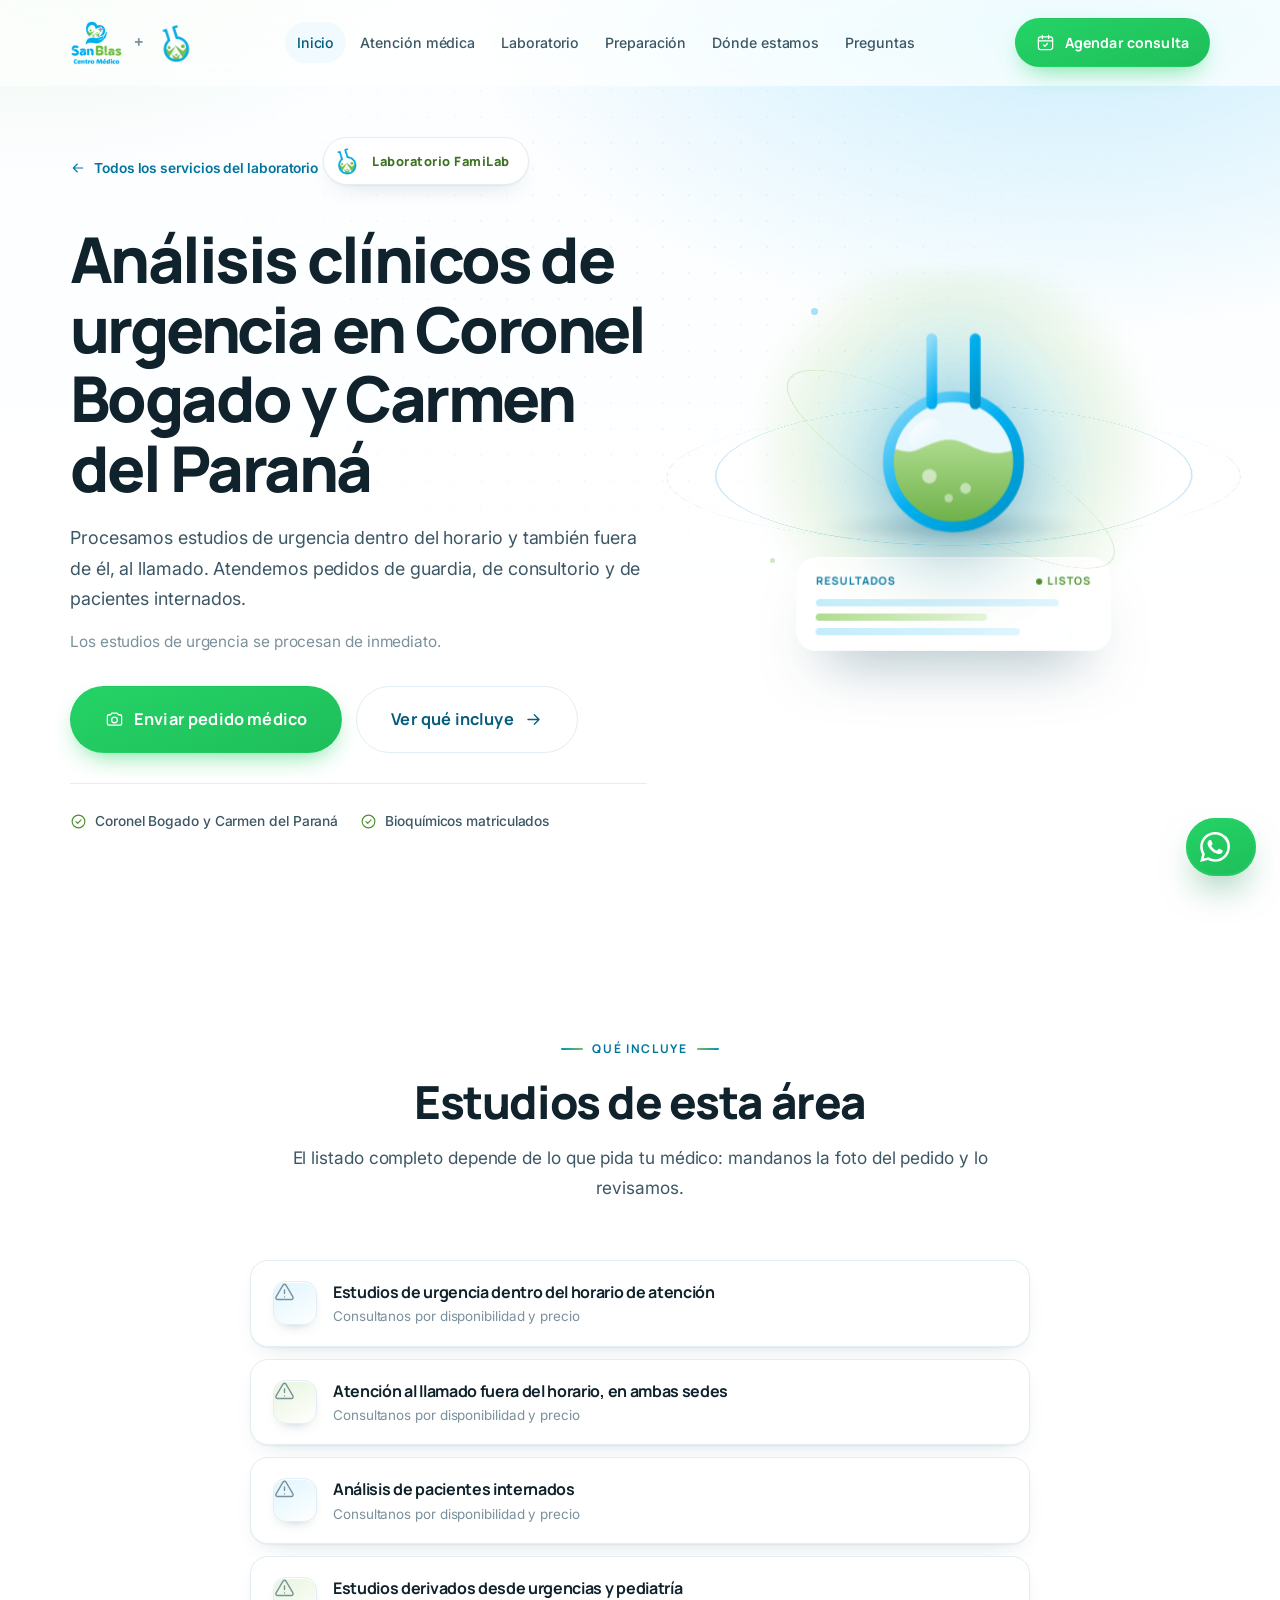
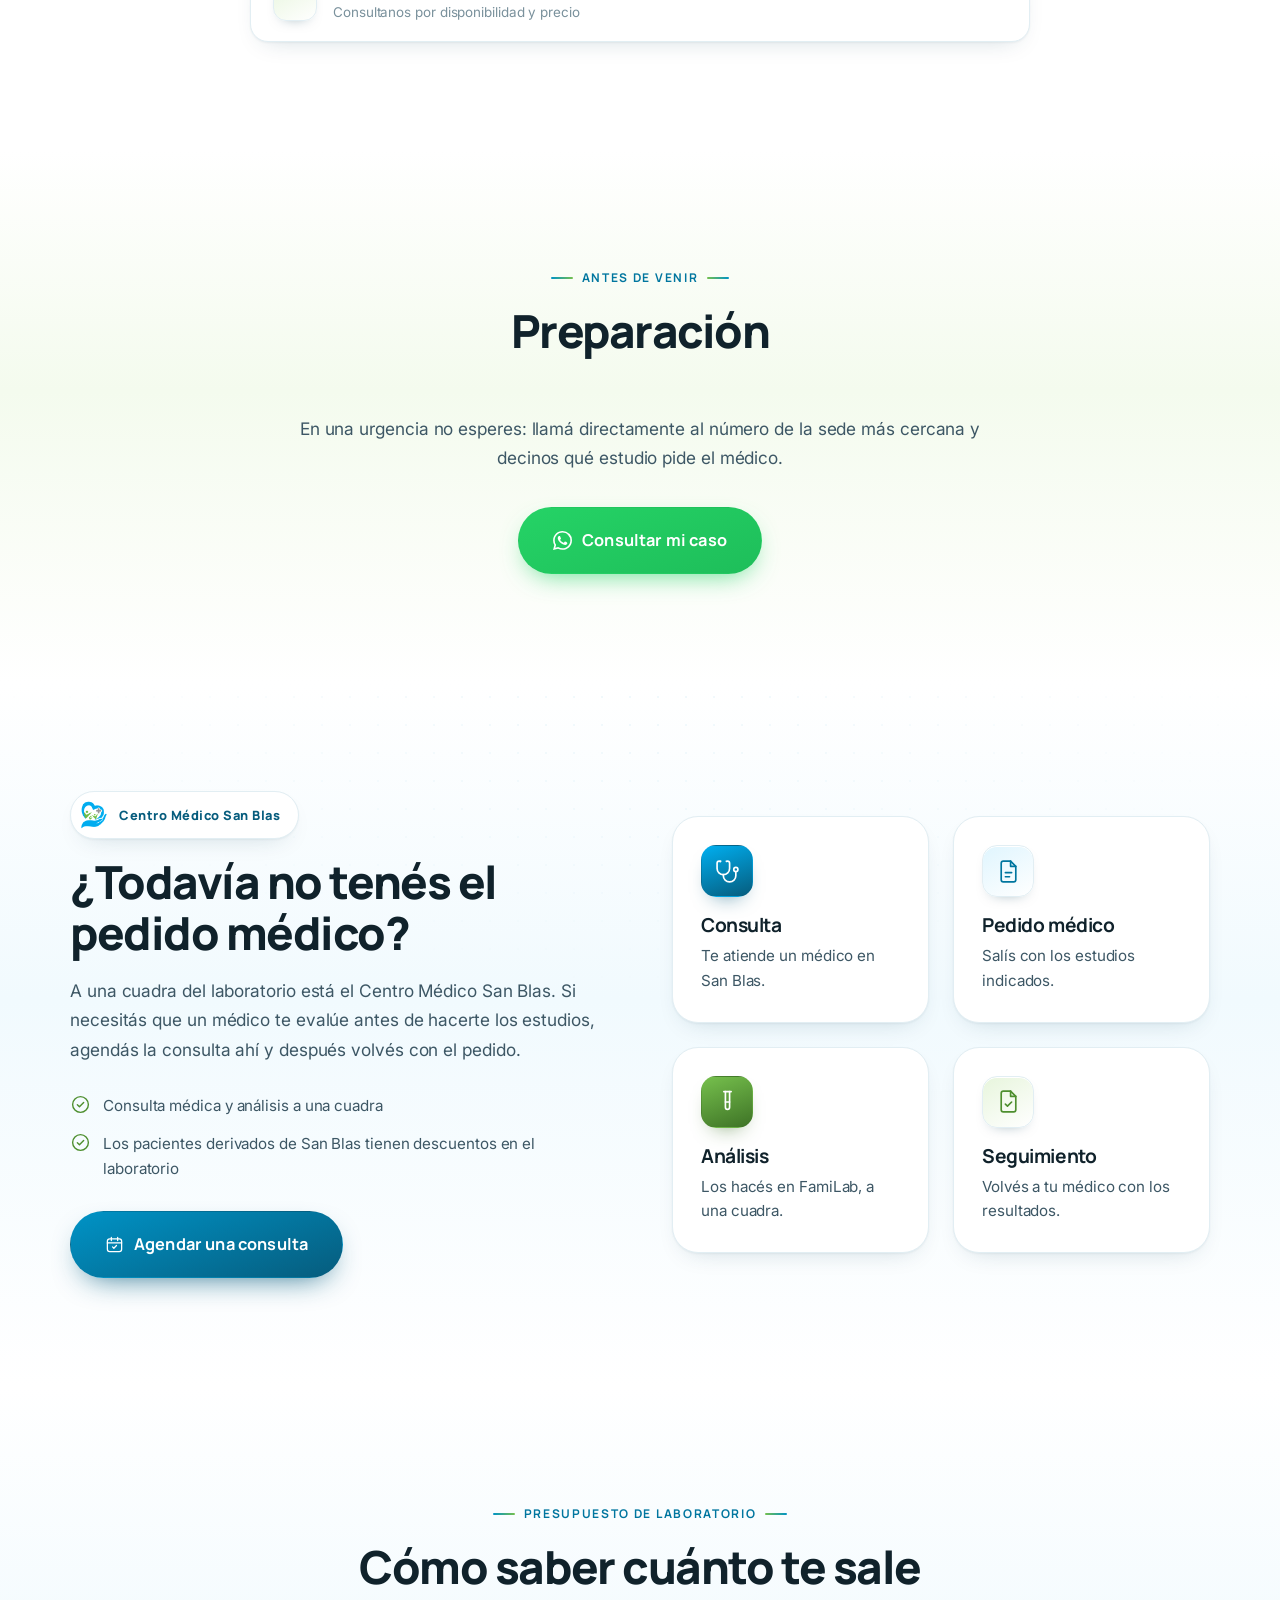
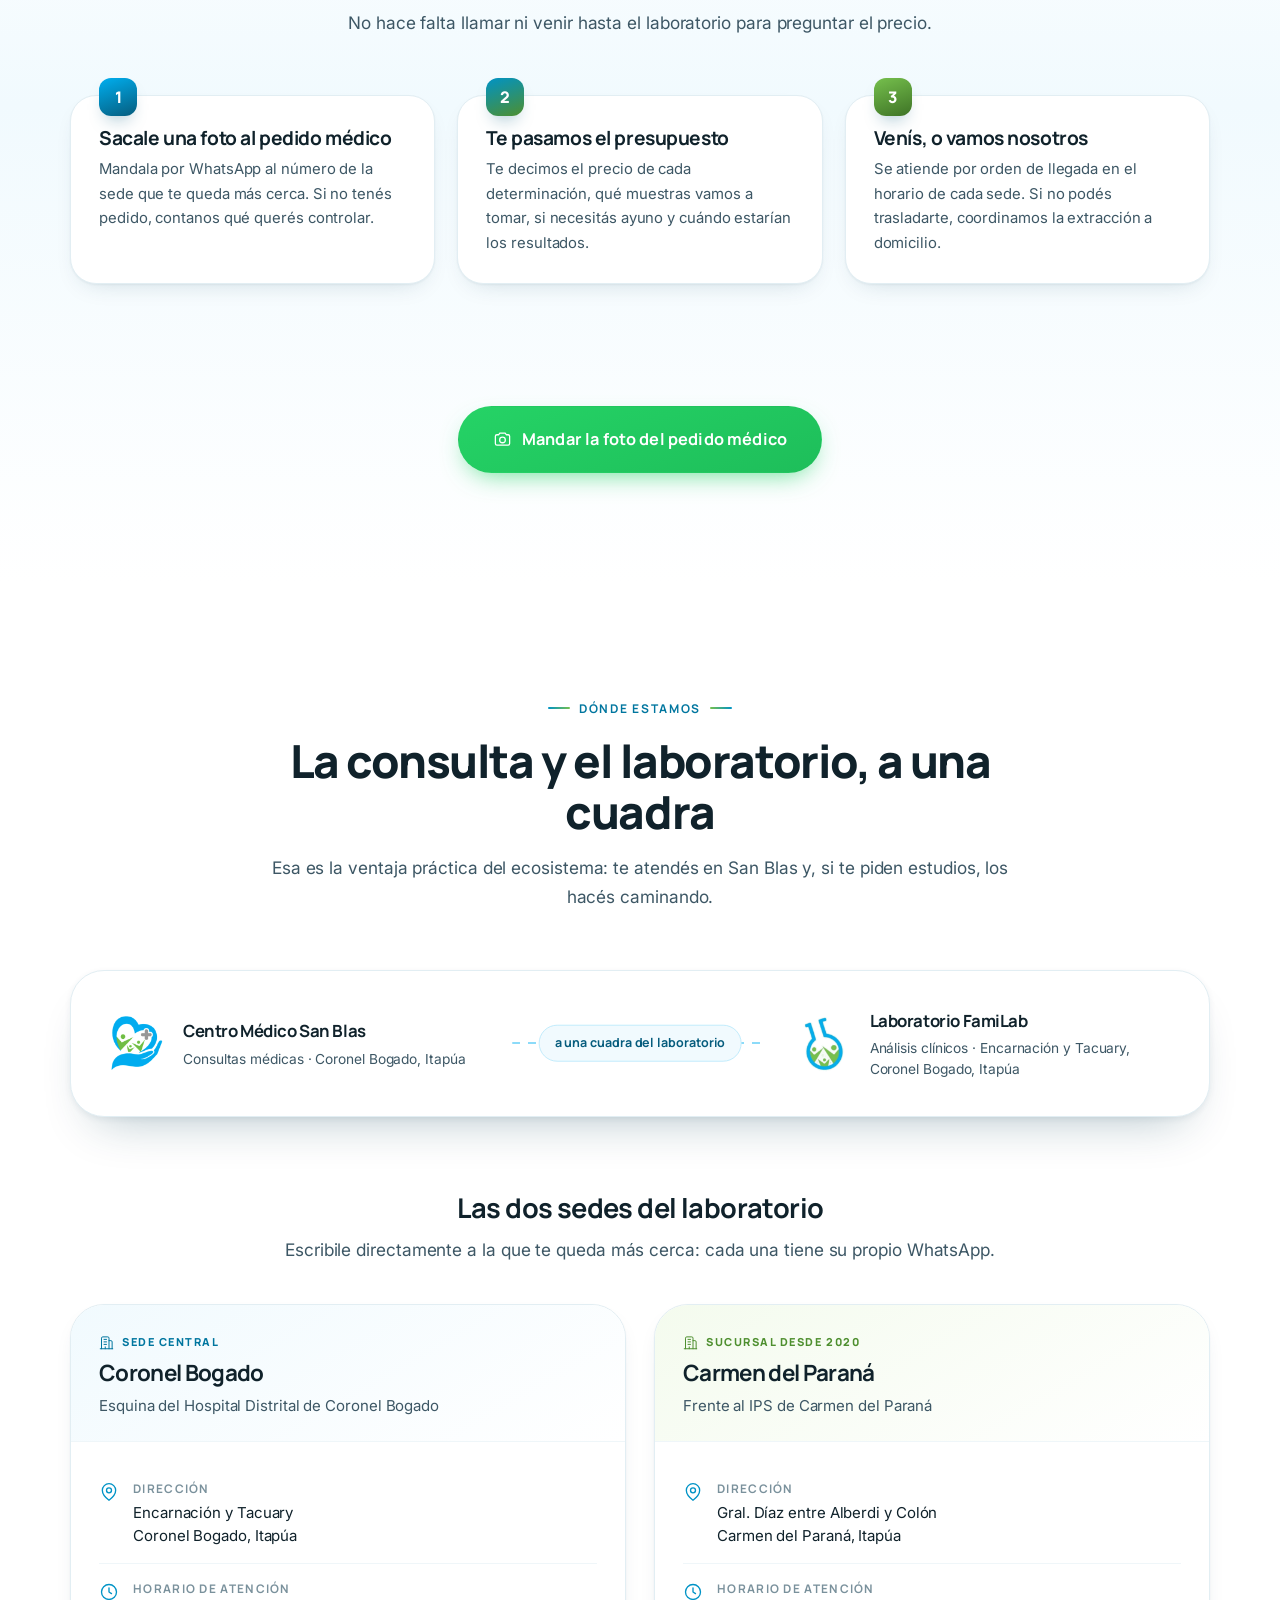
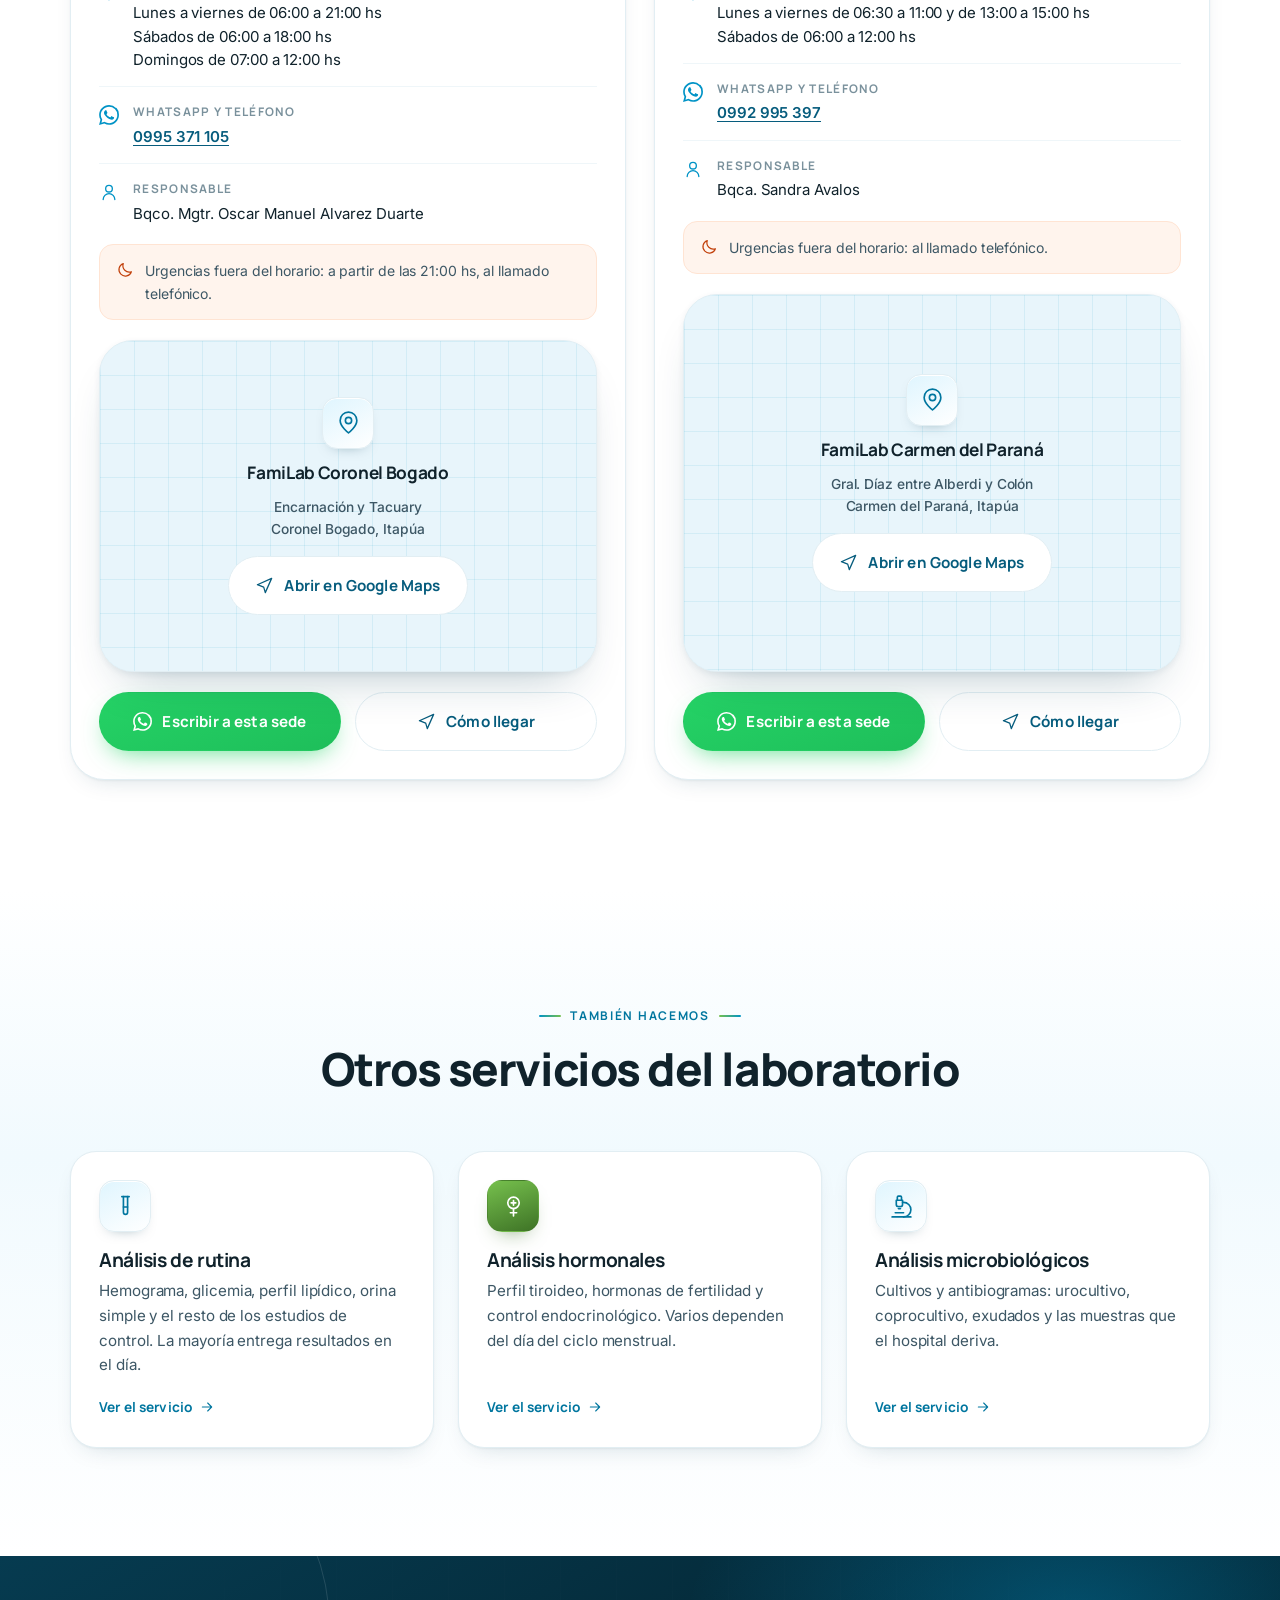
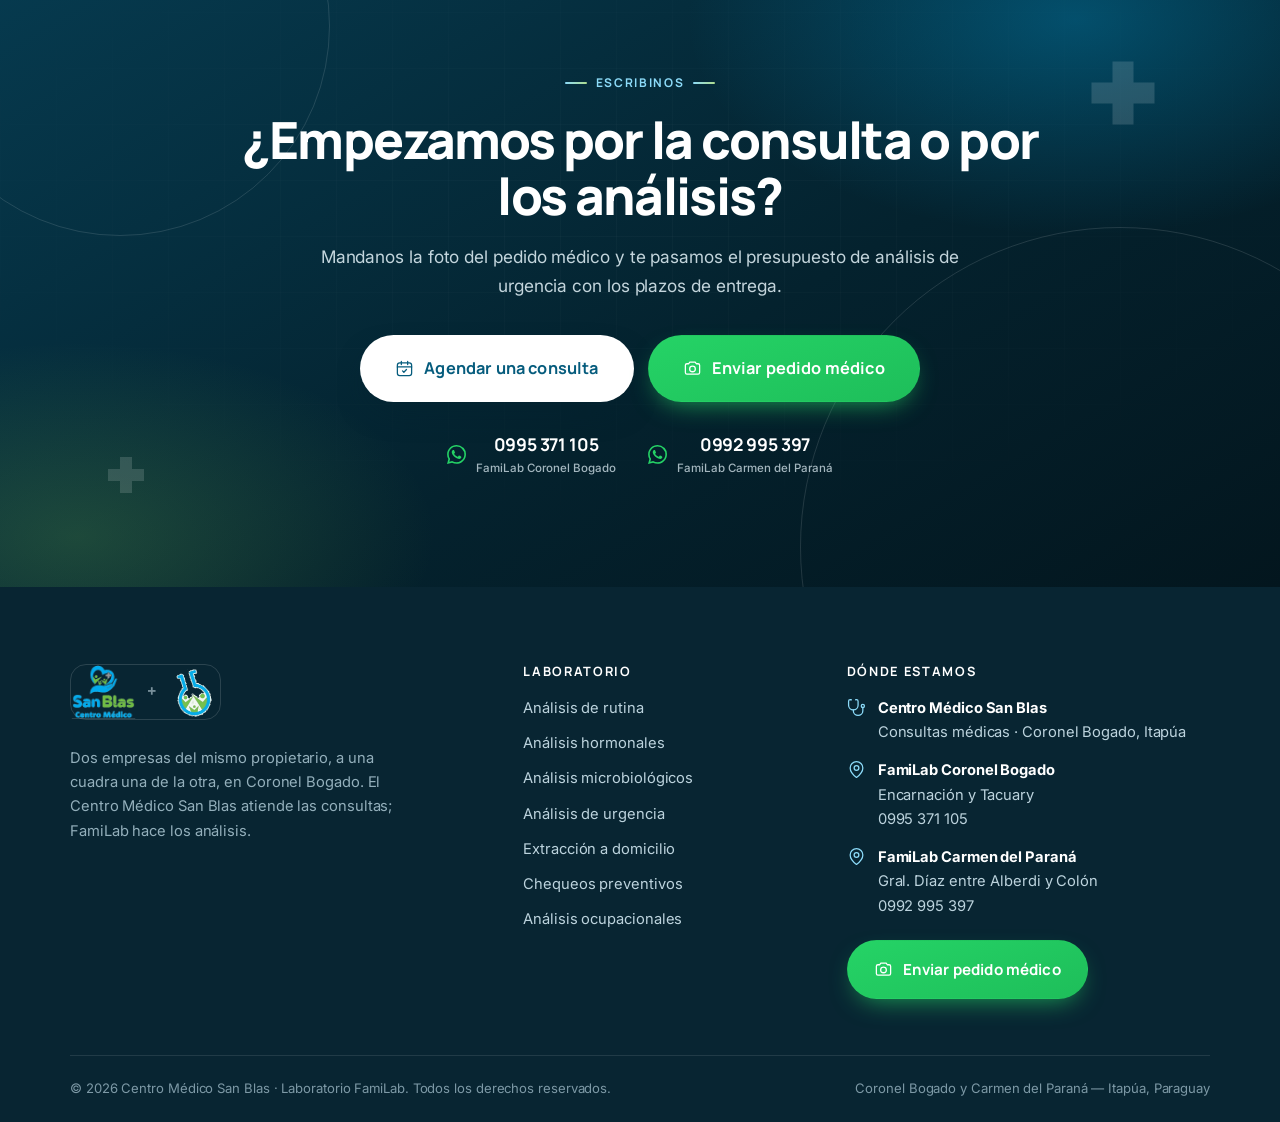
<file: servicios/analisis-de-urgencia/index.html>
<!DOCTYPE html>
<html lang="es-PY">
<head>
<meta charset="UTF-8">
<meta name="viewport" content="width=device-width, initial-scale=1, viewport-fit=cover">
<title>Análisis de urgencia | Laboratorio FamiLab</title>
<meta name="description" content="Procesamos estudios de urgencia dentro del horario y también fuera de él, al llamado. Atendemos pedidos de guardia, de consultorio y de pacientes internados. Mandá la foto de tu pedido médico por WhatsApp y te pasamos el presupuesto. FamiLab, Coronel Bogado y Carmen del Paraná.">
<meta name="theme-color" content="#00AFF0">
<meta name="robots" content="index, follow">
<link rel="canonical" href="https://familab.com.py/servicios/analisis-de-urgencia/">
<meta property="og:type" content="website">
<meta property="og:locale" content="es_PY">
<meta property="og:site_name" content="Centro Médico San Blas + FamiLab">
<meta property="og:title" content="Análisis de urgencia | Laboratorio FamiLab">
<meta property="og:description" content="Procesamos estudios de urgencia dentro del horario y también fuera de él, al llamado. Atendemos pedidos de guardia, de consultorio y de pacientes internados. Mandá la foto de tu pedido médico por WhatsApp y te pasamos el presupuesto. FamiLab, Coronel Bogado y Carmen del Paraná.">
<meta property="og:image" content="https://familab.com.py/fotos/san-blas.png">
<meta name="twitter:card" content="summary_large_image">
<link rel="icon" href="data:image/svg+xml,%3Csvg xmlns='http://www.w3.org/2000/svg' viewBox='0 0 32 32'%3E%3Crect width='32' height='32' rx='8' fill='%2300AFF0'/%3E%3Cpath d='M16 25.5C9.5 20.8 5 17.6 5 13.4 5 10 7.6 7.5 10.8 7.5c1.9 0 3.6.9 4.7 2.3l.5.7.5-.7a5.9 5.9 0 0 1 4.7-2.3C24.4 7.5 27 10 27 13.4c0 4.2-4.5 7.4-11 12.1Z' fill='%23fff'/%3E%3C/svg%3E">
<link rel="apple-touch-icon" href="../../fotos/san-blas-marca.png">
<link rel="preconnect" href="https://fonts.googleapis.com">
<link rel="preconnect" href="https://fonts.gstatic.com" crossorigin>
<link rel="stylesheet" href="https://fonts.googleapis.com/css2?family=Inter:wght@400;500;600&family=Manrope:wght@500;600;700;800&display=swap">
<link rel="stylesheet" href="../../assets/estilos.css">
</head>
<body>

<noscript><style>[data-reveal]{opacity:1!important;transform:none!important}</style></noscript>

<!-- ===== Sprite de íconos (inline: cero requests externos) ===== -->
<svg width="0" height="0" aria-hidden="true" focusable="false" style="position:absolute">
<defs>
  <symbol id="i-cross" viewBox="0 0 24 24"><path d="M9 3h6v6h6v6h-6v6H9v-6H3V9h6z" fill="currentColor" stroke="none"/></symbol>
  <symbol id="i-wa" viewBox="0 0 24 24"><path fill="currentColor" stroke="none" d="M17.472 14.382c-.297-.149-1.758-.867-2.03-.967-.273-.099-.471-.148-.67.15-.197.297-.767.966-.94 1.164-.173.199-.347.223-.644.075-.297-.15-1.255-.463-2.39-1.475-.883-.788-1.48-1.761-1.653-2.059-.173-.297-.018-.458.13-.606.134-.133.297-.347.446-.52.149-.174.198-.298.297-.497.099-.198.05-.371-.025-.52-.075-.149-.669-1.612-.916-2.207-.242-.579-.487-.5-.669-.51-.173-.008-.371-.01-.57-.01-.198 0-.52.074-.792.372-.272.297-1.04 1.016-1.04 2.479 0 1.462 1.065 2.875 1.213 3.074.149.198 2.096 3.2 5.077 4.487.709.306 1.262.489 1.694.625.712.227 1.36.195 1.872.118.571-.085 1.758-.719 2.006-1.413.248-.694.248-1.289.173-1.413-.074-.124-.272-.198-.57-.347m-5.421 7.403h-.004a9.87 9.87 0 0 1-5.031-1.378l-.361-.214-3.741.982.998-3.648-.235-.374a9.86 9.86 0 0 1-1.51-5.26c.001-5.45 4.436-9.884 9.888-9.884 2.64 0 5.122 1.03 6.988 2.898a9.82 9.82 0 0 1 2.893 6.994c-.003 5.45-4.437 9.884-9.885 9.884m8.413-18.297A11.81 11.81 0 0 0 12.05 0C5.495 0 .16 5.335.157 11.892c0 2.096.547 4.142 1.588 5.945L.057 24l6.305-1.654a11.88 11.88 0 0 0 5.683 1.448h.005c6.554 0 11.89-5.335 11.893-11.893A11.82 11.82 0 0 0 20.885 3.4"/></symbol>

  <!-- laboratorio -->
  <symbol id="i-flask" viewBox="0 0 24 24"><path d="M10 2v7.3M14 9.3V2M8.5 2h7"/><path d="M14 9.3a6.5 6.5 0 1 1-4 0"/><path d="M5.6 16.5h12.8"/></symbol>
  <symbol id="i-tube" viewBox="0 0 24 24"><path d="M8.5 2.5h7"/><path d="M10 2.5v15a2 2 0 0 0 4 0v-15"/><path d="M10 12.5h4"/></symbol>
  <symbol id="i-tubes" viewBox="0 0 24 24"><path d="M3 3h6M15 3h6"/><path d="M4.5 3v14a2.5 2.5 0 0 0 5 0V3"/><path d="M16.5 3v14a2.5 2.5 0 0 0 5 0V3"/><path d="M4.5 11h5M16.5 11h5"/></symbol>
  <symbol id="i-micro" viewBox="0 0 24 24"><path d="M6 18h8M3 22h18"/><path d="M14 22a7 7 0 0 0 0-14h-1"/><path d="M9 14h2"/><path d="M9 12a2 2 0 0 1-2-2V6h6v4a2 2 0 0 1-2 2Z"/><path d="M12 6V3a1 1 0 0 0-1-1H9a1 1 0 0 0-1 1v3"/></symbol>
  <symbol id="i-drop" viewBox="0 0 24 24"><path d="M12 2.7c3.4 4 6 7 6 10.3a6 6 0 0 1-12 0c0-3.3 2.6-6.3 6-10.3Z"/></symbol>
  <symbol id="i-dna" viewBox="0 0 24 24"><path d="M6 2c0 6 12 4 12 10S6 16 6 22"/><path d="M18 2c0 6-12 4-12 10s12 4 12 10"/><path d="M8.5 6h7M7 10h10M7 14h10M8.5 18h7"/></symbol>
  <symbol id="i-syringe" viewBox="0 0 24 24"><path d="m18 2 4 4M20.5 4.5 16 9"/><path d="m11 5 8 8-5.5 5.5a2 2 0 0 1-2.8 0l-5.2-5.2a2 2 0 0 1 0-2.8Z"/><path d="m8 12 2 2M11 9l2 2M3 21l3.5-3.5"/></symbol>
  <symbol id="i-hormone" viewBox="0 0 24 24"><circle cx="12" cy="8.5" r="5.5"/><path d="M12 14v7M9 18h6"/><path d="M9.8 8.5h4.4M12 6.3v4.4"/></symbol>

  <!-- documentos y presupuesto -->
  <symbol id="i-doc" viewBox="0 0 24 24"><path d="M14 2H7a2 2 0 0 0-2 2v16a2 2 0 0 0 2 2h10a2 2 0 0 0 2-2V7z"/><path d="M14 2v5h5"/><path d="M9 13h6M9 17h4"/></symbol>
  <symbol id="i-doc-check" viewBox="0 0 24 24"><path d="M14 2H7a2 2 0 0 0-2 2v16a2 2 0 0 0 2 2h10a2 2 0 0 0 2-2V7z"/><path d="M14 2v5h5"/><path d="m9 14.5 2 2 4-4"/></symbol>
  <symbol id="i-camera" viewBox="0 0 24 24"><path d="M3 8a2 2 0 0 1 2-2h2.2l1.4-2h6.8l1.4 2H19a2 2 0 0 1 2 2v9a2 2 0 0 1-2 2H5a2 2 0 0 1-2-2Z"/><circle cx="12" cy="12.5" r="3.6"/></symbol>
  <symbol id="i-money" viewBox="0 0 24 24"><rect x="2" y="6" width="20" height="12" rx="2.5"/><circle cx="12" cy="12" r="2.8"/><path d="M6 12h.01M18 12h.01"/></symbol>
  <symbol id="i-card" viewBox="0 0 24 24"><rect x="2" y="5" width="20" height="14" rx="2.5"/><path d="M2 10h20M6 15h4"/></symbol>
  <symbol id="i-clipboard" viewBox="0 0 24 24"><path d="M9 3h6v3H9z"/><path d="M15 4.5h2.5A1.5 1.5 0 0 1 19 6v14a1.5 1.5 0 0 1-1.5 1.5h-11A1.5 1.5 0 0 1 5 20V6a1.5 1.5 0 0 1 1.5-1.5H9"/><path d="M9 11h6M9 15h4"/></symbol>

  <!-- tiempo, lugares y contacto -->
  <symbol id="i-clock" viewBox="0 0 24 24"><circle cx="12" cy="12" r="9"/><path d="M12 7v5l3 2"/></symbol>
  <symbol id="i-moon" viewBox="0 0 24 24"><path d="M20.5 14.3A8.5 8.5 0 0 1 9.7 3.5a8.5 8.5 0 1 0 10.8 10.8Z"/></symbol>
  <symbol id="i-sunrise" viewBox="0 0 24 24"><path d="M12 3v4M5.6 9.6 4 8M18.4 9.6 20 8M2 18h20M6 14a6 6 0 0 1 12 0"/><path d="M8 21h8"/></symbol>
  <symbol id="i-pin" viewBox="0 0 24 24"><path d="M20 10c0 6-8 12-8 12s-8-6-8-12a8 8 0 0 1 16 0Z"/><circle cx="12" cy="10" r="3"/></symbol>
  <symbol id="i-nav" viewBox="0 0 24 24"><path d="M3 11 21 3l-8 18-2-7z"/></symbol>
  <symbol id="i-phone" viewBox="0 0 24 24"><path d="M21 16.9v2.6a2 2 0 0 1-2.2 2 19.5 19.5 0 0 1-8.5-3 19.2 19.2 0 0 1-5.9-5.9 19.5 19.5 0 0 1-3-8.6A2 2 0 0 1 3.4 2H6a2 2 0 0 1 2 1.7c.1 1 .4 2 .7 2.9a2 2 0 0 1-.5 2.1L7.1 9.9a16 16 0 0 0 6 6l1.2-1.1a2 2 0 0 1 2.1-.5c.9.3 1.9.6 2.9.7a2 2 0 0 1 1.7 2Z"/></symbol>
  <symbol id="i-home" viewBox="0 0 24 24"><path d="m3 9 9-7 9 7v11a2 2 0 0 1-2 2H5a2 2 0 0 1-2-2z"/><path d="M9 22V12h6v10"/></symbol>
  <symbol id="i-building" viewBox="0 0 24 24"><path d="M4 22V5a2 2 0 0 1 2-2h8a2 2 0 0 1 2 2v17"/><path d="M16 9h3a2 2 0 0 1 2 2v11M2 22h20"/><path d="M8 7h4M8 11h4M8 15h4M10 22v-3"/></symbol>
  <symbol id="i-hospital" viewBox="0 0 24 24"><path d="M3 22V8a2 2 0 0 1 2-2h14a2 2 0 0 1 2 2v14M2 22h20"/><path d="M10 6V3.5A1.5 1.5 0 0 1 11.5 2h1A1.5 1.5 0 0 1 14 3.5V6"/><path d="M11 11h2M12 10v3M9 22v-4h6v4"/></symbol>
  <symbol id="i-truck" viewBox="0 0 24 24"><path d="M2 7.5A1.5 1.5 0 0 1 3.5 6H14v11H3.5A1.5 1.5 0 0 1 2 15.5Z"/><path d="M14 10h3.6a2 2 0 0 1 1.7 1l2 3.2a2 2 0 0 1 .3 1.1V17h-7.6"/><circle cx="7.5" cy="18.5" r="2"/><circle cx="17.5" cy="18.5" r="2"/></symbol>

  <!-- personas y salud -->
  <symbol id="i-users" viewBox="0 0 24 24"><path d="M16 21v-2a4 4 0 0 0-4-4H6a4 4 0 0 0-4 4v2"/><circle cx="9" cy="7" r="4"/><path d="M22 21v-2a4 4 0 0 0-3-3.87"/><path d="M16 3.13a4 4 0 0 1 0 7.75"/></symbol>
  <symbol id="i-user" viewBox="0 0 24 24"><circle cx="12" cy="8" r="4"/><path d="M5 21a7 7 0 0 1 14 0"/></symbol>
  <symbol id="i-stetho" viewBox="0 0 24 24"><path d="M4.8 2.3A.3.3 0 1 0 5 2H4a2 2 0 0 0-2 2v5a6 6 0 0 0 12 0V4a2 2 0 0 0-2-2h-1a.2.2 0 1 0 .3.3"/><path d="M8 15v1a6 6 0 0 0 12 0v-4"/><circle cx="20" cy="10" r="2"/></symbol>
  <symbol id="i-heart" viewBox="0 0 24 24"><path d="M19 14c1.49-1.46 3-3.21 3-5.5A5.5 5.5 0 0 0 16.5 3c-1.76 0-3 .5-4.5 2-1.5-1.5-2.74-2-4.5-2A5.5 5.5 0 0 0 2 8.5c0 2.3 1.5 4.05 3 5.5l7 7Z"/></symbol>
  <symbol id="i-pulse" viewBox="0 0 24 24"><path d="M22 12h-4l-3 9L9 3l-3 9H2"/></symbol>
  <symbol id="i-baby" viewBox="0 0 24 24"><circle cx="12" cy="9" r="6"/><path d="M9.5 8h.01M14.5 8h.01"/><path d="M10 11.6a3.2 3.2 0 0 0 4 0"/><path d="M7 15.5 6 22M17 15.5 18 22M12 15v7"/></symbol>
  <symbol id="i-smile" viewBox="0 0 24 24"><circle cx="12" cy="12" r="9"/><path d="M9 10h.01M15 10h.01"/><path d="M8.6 14.3a4.6 4.6 0 0 0 6.8 0"/></symbol>
  <symbol id="i-briefcase" viewBox="0 0 24 24"><rect x="2" y="7" width="20" height="14" rx="2.5"/><path d="M8.5 7V5a2 2 0 0 1 2-2h3a2 2 0 0 1 2 2v2M2 13h20"/></symbol>
  <symbol id="i-hand" viewBox="0 0 24 24"><path d="M11 13V4.5a1.5 1.5 0 0 1 3 0V12"/><path d="M14 11.5V4a1.5 1.5 0 0 1 3 0v8"/><path d="M17 11V6.5a1.5 1.5 0 0 1 3 0V15a7 7 0 0 1-7 7h-1a7 7 0 0 1-7-7v-2.5a1.5 1.5 0 0 1 3 0V15"/></symbol>

  <!-- estados -->
  <symbol id="i-check" viewBox="0 0 24 24"><path d="m20 6-11 11-5-5"/></symbol>
  <symbol id="i-check-c" viewBox="0 0 24 24"><circle cx="12" cy="12" r="9"/><path d="m8.4 12.2 2.4 2.4 4.8-5"/></symbol>
  <symbol id="i-alert" viewBox="0 0 24 24"><path d="M10.3 3.5 2.4 17a2 2 0 0 0 1.7 3h15.8a2 2 0 0 0 1.7-3L13.7 3.5a2 2 0 0 0-3.4 0Z"/><path d="M12 9v4M12 17h.01"/></symbol>
  <symbol id="i-info" viewBox="0 0 24 24"><circle cx="12" cy="12" r="9"/><path d="M12 16v-4M12 8h.01"/></symbol>
  <symbol id="i-shield" viewBox="0 0 24 24"><path d="M12 22s8-4 8-10V5.5L12 2 4 5.5V12c0 6 8 10 8 10Z"/><path d="m9 12 2 2 4-4"/></symbol>
  <symbol id="i-award" viewBox="0 0 24 24"><circle cx="12" cy="9" r="6"/><path d="m8.2 14.3-1.4 7.2 5.2-2.7 5.2 2.7-1.4-7.2"/></symbol>
  <symbol id="i-star" viewBox="0 0 24 24"><path d="m12 3 2.7 5.6 6.1.9-4.4 4.3 1 6.1-5.4-2.9-5.4 2.9 1-6.1L3.2 9.5l6.1-.9z"/></symbol>
  <symbol id="i-sparkle" viewBox="0 0 24 24"><path d="M12 3.2 13.9 9l5.8 1.9-5.8 1.9L12 18.6 10.1 12.8 4.3 10.9 10.1 9z"/><path d="M18.5 3v3M17 4.5h3"/></symbol>
  <symbol id="i-bulb" viewBox="0 0 24 24"><path d="M9.5 18.5h5M10.5 21.5h3"/><path d="M12 2.5a6.3 6.3 0 0 0-3.7 11.4c.5.4.8 1 .9 1.6h5.6c.1-.6.4-1.2.9-1.6A6.3 6.3 0 0 0 12 2.5Z"/></symbol>
  <symbol id="i-search" viewBox="0 0 24 24"><circle cx="11" cy="11" r="7"/><path d="m20 20-3.9-3.9"/></symbol>
  <symbol id="i-chat" viewBox="0 0 24 24"><path d="M21 12a8.5 8.5 0 0 1-12.2 7.6L3 21l1.4-5.8A8.5 8.5 0 1 1 21 12Z"/><path d="M8.5 11h.01M12 11h.01M15.5 11h.01"/></symbol>
  <symbol id="i-no-food" viewBox="0 0 24 24"><circle cx="12" cy="12" r="9"/><path d="M5.6 5.6 18.4 18.4"/><path d="M9 7.5v4a1.6 1.6 0 0 0 1.6 1.6M12.4 7.5v2.2"/></symbol>
  <symbol id="i-calendar" viewBox="0 0 24 24"><rect x="3" y="5" width="18" height="16" rx="3"/><path d="M8 3v4M16 3v4M3 10h18"/><path d="m9.5 15 1.7 1.7 3.3-3.4"/></symbol>
  <symbol id="i-chevron" viewBox="0 0 24 24"><path d="m6 9 6 6 6-6"/></symbol>
  <symbol id="i-arrow" viewBox="0 0 24 24"><path d="M5 12h14m-6-6 6 6-6 6"/></symbol>
  <symbol id="i-menu" viewBox="0 0 24 24"><path d="M4 7h16M4 12h16M4 17h16"/></symbol>
  <symbol id="i-close" viewBox="0 0 24 24"><path d="m6 6 12 12M18 6 6 18"/></symbol>
</defs>
</svg>

<header class="hdr" id="hdr">
  <div class="wrap">
    <a href="../../index.html" class="logo" aria-label="Centro Médico San Blas y Laboratorio FamiLab — inicio">
      <span class="marca-dual">
        <img class="m-sb" src="../../fotos/san-blas.png" alt="Centro Médico San Blas" width="560" height="464" decoding="async">
        <span class="m-mas" aria-hidden="true">+</span>
        <img class="m-fl" src="../../fotos/logo-marca.png" alt="Laboratorio FamiLab" width="400" height="400" decoding="async">
      </span>
    </a>
    <nav class="nav" id="nav" aria-label="Navegación principal">
      <a href="../../index.html#inicio">Inicio</a>
      <a href="../../index.html#san-blas">Atención médica</a>
      <a href="../../index.html#familab">Laboratorio</a>
      <a href="../../index.html#preparacion">Preparación</a>
      <a href="../../index.html#ubicacion">Dónde estamos</a>
      <a href="../../index.html#preguntas">Preguntas</a>
    </nav>
    <div class="hdr-cta">
      <a class="btn btn--wa" href="https://wa.me/595995371105?text=Hola%2C%20quiero%20agendar%20una%20consulta%20en%20el%20Centro%20M%C3%A9dico%20San%20Blas." target="_blank" rel="noopener">
        <svg class="ico" aria-hidden="true"><use href="#i-calendar"/></svg> Agendar consulta
      </a>
      <button class="burger" id="burger" aria-label="Abrir menú" aria-expanded="false" aria-controls="mnav">
        <svg class="ico" id="burger-i" aria-hidden="true"><use href="#i-menu"/></svg>
      </button>
    </div>
  </div>
</header>

<div class="mnav" id="mnav">
  <a href="../../index.html#inicio">Inicio</a>
  <a href="../../index.html#san-blas">Atención médica</a>
  <a href="../../index.html#familab">Laboratorio</a>
  <a href="../../index.html#preparacion">Preparación</a>
  <a href="../../index.html#ubicacion">Dónde estamos</a>
  <a href="../../index.html#preguntas">Preguntas</a>
  <a class="btn btn--brand btn--block" href="https://wa.me/595995371105?text=Hola%2C%20quiero%20agendar%20una%20consulta%20en%20el%20Centro%20M%C3%A9dico%20San%20Blas." target="_blank" rel="noopener">
    <svg class="ico" aria-hidden="true"><use href="#i-calendar"/></svg> Agendar consulta
  </a>
  <a class="btn btn--wa btn--block" style="margin-top:10px" href="https://wa.me/595995371105?text=Hola%2C%20quiero%20un%20presupuesto.%20Les%20mando%20la%20foto%20de%20mi%20pedido%20m%C3%A9dico." target="_blank" rel="noopener">
    <svg class="ico" aria-hidden="true"><use href="#i-camera"/></svg> Enviar pedido médico
  </a>
</div>

<main id="inicio">

<section class="hero">
  <div class="wrap hero-grid">
    <div class="hero-copy">
      <a class="volver" href="../../index.html#familab"><svg aria-hidden="true"><use href="#i-arrow"/></svg> Todos los servicios del laboratorio</a>
      <span class="marca-chip marca-chip--fl" data-reveal style="margin-bottom:18px">
        <img src="../../fotos/logo-marca.png" alt="" width="400" height="400" decoding="async"> Laboratorio FamiLab
      </span>
      <h1 data-reveal>Análisis clínicos de urgencia en Coronel Bogado y Carmen del Paraná</h1>
      <p class="hero-sub" data-reveal style="--d:120ms">Procesamos estudios de urgencia dentro del horario y también fuera de él, al llamado. Atendemos pedidos de guardia, de consultorio y de pacientes internados.</p>
      <p class="hero-note" data-reveal style="--d:180ms">Los estudios de urgencia se procesan de inmediato.</p>
      <div class="btn-row" data-reveal style="--d:240ms">
        <a class="btn btn--wa btn--lg" href="https://wa.me/595995371105?text=Hola%2C%20quiero%20consultar%20por%20an%C3%A1lisis%20de%20urgencia.%20Les%20mando%20la%20foto%20del%20pedido%20m%C3%A9dico." target="_blank" rel="noopener">
          <svg class="ico" aria-hidden="true"><use href="#i-camera"/></svg> Enviar pedido médico
        </a>
        <a class="btn btn--ghost btn--lg" href="#incluye">Ver qué incluye <svg class="ico" aria-hidden="true"><use href="#i-arrow"/></svg></a>
      </div>
      <div class="hero-mini" data-reveal style="--d:300ms">
        <span><svg aria-hidden="true"><use href="#i-check-c"/></svg> Coronel Bogado y Carmen del Paraná</span>
        <span><svg aria-hidden="true"><use href="#i-check-c"/></svg> Bioquímicos matriculados</span>
      </div>
    </div>
    <div class="scene" aria-hidden="true">
      <div class="scene-in">
        <div class="glow"></div>
        <div class="ring ring--c"></div>
        <div class="ring ring--a"><i></i></div>
        <div class="ring ring--b"><i></i></div>
        <div class="pedestal"></div>
        <div class="flask-wrap">
          <svg class="ill" viewBox="0 0 180 200">
            <defs>
              <linearGradient id="vidrio" x1="0" y1="0" x2="1" y2="1">
                <stop offset="0" stop-color="#8CDBF9"/><stop offset=".5" stop-color="#00AFF0"/><stop offset="1" stop-color="#0093C6"/>
              </linearGradient>
              <linearGradient id="liquido" x1="0" y1="0" x2="0" y2="1">
                <stop offset="0" stop-color="#AEDC8E"/><stop offset="1" stop-color="#63A93D"/>
              </linearGradient>
              <linearGradient id="brillo" x1="0" y1="0" x2="0" y2="1">
                <stop offset="0" stop-color="#fff" stop-opacity=".9"/><stop offset="1" stop-color="#fff" stop-opacity="0"/>
              </linearGradient>
              <clipPath id="bulbo"><circle cx="90" cy="128" r="54"/></clipPath>
            </defs>
            <circle cx="90" cy="128" r="54" fill="#EAF8FE"/>
            <g clip-path="url(#bulbo)">
              <path fill="url(#liquido)" d="M20 118c14-9 26 6 40 0s24-12 38-6 26 14 46 4v76H20Z"/>
              <circle class="bubble" cx="70" cy="140" r="6" fill="#fff" opacity=".55"/>
              <circle class="bubble" cx="100" cy="150" r="4.5" fill="#fff" opacity=".5"/>
              <circle class="bubble" cx="86" cy="158" r="3.5" fill="#fff" opacity=".45"/>
            </g>
            <circle cx="90" cy="128" r="54" fill="none" stroke="url(#vidrio)" stroke-width="9"/>
            <path d="M72 80V26M108 80V26" fill="none" stroke="url(#vidrio)" stroke-width="9" stroke-linecap="round"/>
            <path d="M64 24h18M98 24h18" fill="none" stroke="url(#vidrio)" stroke-width="9" stroke-linecap="round"/>
            <ellipse cx="66" cy="104" rx="15" ry="9" fill="url(#brillo)" transform="rotate(-38 66 104)" opacity=".75"/>
          </svg>
        </div>
        <div class="res-card">
          <div class="lbl"><span>Resultados</span><em>listos</em></div>
          <div class="res-rows"><i></i><i></i><i></i></div>
        </div>
        <div class="particles">
          <i style="width:7px;height:7px;top:16%;left:22%"></i>
          <i style="width:5px;height:5px;top:64%;left:14%;animation-delay:1.6s"></i>
          <i style="width:8px;height:8px;top:78%;left:72%;animation-delay:3.1s"></i>
        </div>
      </div>
    </div>
  </div>
</section>

<section class="sec" id="incluye">
  <div class="wrap" style="max-width:820px">
    <div class="sec-head center" data-reveal>
      <span class="eyebrow">Qué incluye</span>
      <h2>Estudios de esta área</h2>
      <p class="lead" style="margin-top:16px">El listado completo depende de lo que pida tu médico: mandanos la foto del pedido y lo revisamos.</p>
    </div>
    <div class="proc-list">
        <div class="proc"><span class="itile"><svg class="ico" aria-hidden="true"><use href="#i-alert"/></svg></span><div><b>Estudios de urgencia dentro del horario de atención</b><span>Consultanos por disponibilidad y precio</span></div></div>
        <div class="proc"><span class="itile itile--soft"><svg class="ico" aria-hidden="true"><use href="#i-alert"/></svg></span><div><b>Atención al llamado fuera del horario, en ambas sedes</b><span>Consultanos por disponibilidad y precio</span></div></div>
        <div class="proc"><span class="itile"><svg class="ico" aria-hidden="true"><use href="#i-alert"/></svg></span><div><b>Análisis de pacientes internados</b><span>Consultanos por disponibilidad y precio</span></div></div>
        <div class="proc"><span class="itile itile--soft"><svg class="ico" aria-hidden="true"><use href="#i-alert"/></svg></span><div><b>Estudios derivados desde urgencias y pediatría</b><span>Consultanos por disponibilidad y precio</span></div></div>
    </div>
  </div>
</section>

<section class="sec sec--leaf">
  <div class="wrap" style="max-width:820px">
    <div class="sec-head center" data-reveal>
      <span class="eyebrow">Antes de venir</span>
      <h2>Preparación</h2>
    </div>
    <p class="lead center" data-reveal style="max-width:64ch;margin-inline:auto">En una urgencia no esperes: llamá directamente al número de la sede más cercana y decinos qué estudio pide el médico.</p>
    <div class="center" style="margin-top:34px" data-reveal>
      <a class="btn btn--wa btn--lg" href="https://wa.me/595995371105?text=Hola%2C%20quiero%20consultar%20por%20an%C3%A1lisis%20de%20urgencia.%20Les%20mando%20la%20foto%20del%20pedido%20m%C3%A9dico." target="_blank" rel="noopener">
        <svg class="ico" aria-hidden="true"><use href="#i-wa"/></svg> Consultar mi caso
      </a>
    </div>
  </div>
</section>

<section class="sec sec--sb">
  <div class="wrap split">
    <div data-reveal>
      <span class="marca-chip marca-chip--sb" style="margin-bottom:18px">
        <img src="../../fotos/san-blas-marca.png" alt="" width="400" height="400" decoding="async"> Centro Médico San Blas
      </span>
      <h2>¿Todavía no tenés el pedido médico?</h2>
      <p class="lead" style="margin-top:18px">
        A una cuadra del laboratorio está el Centro Médico San Blas. Si necesitás que un médico te evalúe
        antes de hacerte los estudios, agendás la consulta ahí y después volvés con el pedido.
      </p>
      <ul class="checklist">
        <li><svg aria-hidden="true"><use href="#i-check-c"/></svg> Consulta médica y análisis a una cuadra</li>
        <li><svg aria-hidden="true"><use href="#i-check-c"/></svg> Los pacientes derivados de San Blas tienen descuentos en el laboratorio</li>
      </ul>
      <div class="btn-row" style="margin-top:30px">
        <a class="btn btn--brand btn--lg" href="https://wa.me/595995371105?text=Hola%2C%20quiero%20agendar%20una%20consulta%20en%20el%20Centro%20M%C3%A9dico%20San%20Blas." target="_blank" rel="noopener">
          <svg class="ico" aria-hidden="true"><use href="#i-calendar"/></svg> Agendar una consulta
        </a>
      </div>
    </div>
    <div data-reveal style="--d:120ms">
      <div class="grid lab-grid">
        <div class="card"><span class="itile itile--accent"><svg class="ico" aria-hidden="true"><use href="#i-stetho"/></svg></span><h3>Consulta</h3><p>Te atiende un médico en San Blas.</p></div>
        <div class="card"><span class="itile"><svg class="ico" aria-hidden="true"><use href="#i-doc"/></svg></span><h3>Pedido médico</h3><p>Salís con los estudios indicados.</p></div>
        <div class="card"><span class="itile itile--leaf"><svg class="ico" aria-hidden="true"><use href="#i-tube"/></svg></span><h3>Análisis</h3><p>Los hacés en FamiLab, a una cuadra.</p></div>
        <div class="card"><span class="itile itile--soft"><svg class="ico" aria-hidden="true"><use href="#i-doc-check"/></svg></span><h3>Seguimiento</h3><p>Volvés a tu médico con los resultados.</p></div>
      </div>
    </div>
  </div>
</section>

<section class="sec sec--sky" id="presupuesto">
  <div class="wrap">
    <div class="sec-head center" data-reveal>
      <span class="eyebrow">Presupuesto de laboratorio</span>
      <h2>Cómo saber cuánto te sale</h2>
      <p class="lead" style="margin-top:16px">No hace falta llamar ni venir hasta el laboratorio para preguntar el precio.</p>
    </div>
    <div class="pasos">
      <article class="paso" data-reveal>
        <h3>Sacale una foto al pedido médico</h3>
        <p>Mandala por WhatsApp al número de la sede que te queda más cerca. Si no tenés pedido, contanos qué querés controlar.</p>
      </article>
      <article class="paso" data-reveal style="--d:90ms">
        <h3>Te pasamos el presupuesto</h3>
        <p>Te decimos el precio de cada determinación, qué muestras vamos a tomar, si necesitás ayuno y cuándo estarían los resultados.</p>
      </article>
      <article class="paso" data-reveal style="--d:180ms">
        <h3>Venís, o vamos nosotros</h3>
        <p>Se atiende por orden de llegada en el horario de cada sede. Si no podés trasladarte, coordinamos la extracción a domicilio.</p>
      </article>
    </div>
    <div class="paso-nota" data-reveal>
      <svg aria-hidden="true"><use href="#i-info"/></svg>
      <span>Si venís derivado del Centro Médico San Blas, avisanos al pedir el presupuesto: tenés descuentos especiales.
      <a href="../../index.html#preguntas">Ver preguntas frecuentes</a></span>
    </div>
    <div class="center" style="margin-top:34px" data-reveal>
      <a class="btn btn--wa btn--lg" href="https://wa.me/595995371105?text=Hola%2C%20quiero%20un%20presupuesto.%20Les%20mando%20la%20foto%20de%20mi%20pedido%20m%C3%A9dico." target="_blank" rel="noopener">
        <svg class="ico" aria-hidden="true"><use href="#i-camera"/></svg> Mandar la foto del pedido médico
      </a>
    </div>
  </div>
</section>

<section class="sec" id="ubicacion">
  <div class="wrap">
    <div class="sec-head center" data-reveal>
      <span class="eyebrow">Dónde estamos</span>
      <h2>La consulta y el laboratorio, a una cuadra</h2>
      <p class="lead" style="margin-top:16px">Esa es la ventaja práctica del ecosistema: te atendés en San Blas y,
      si te piden estudios, los hacés caminando.</p>
    </div>

    <div class="cuadra" data-reveal>
      <div class="cuadra-punto cuadra-punto--sb">
        <img src="../../fotos/san-blas-marca.png" alt="" width="400" height="400" decoding="async">
        <div>
          <b>Centro Médico San Blas</b>
          <span>Consultas médicas · Coronel Bogado, Itapúa</span>
        </div>
      </div>
      <div class="cuadra-linea" aria-hidden="true">
        <span class="cuadra-dist">a una cuadra del laboratorio</span>
      </div>
      <div class="cuadra-punto cuadra-punto--fl">
        <img src="../../fotos/logo-marca.png" alt="" width="400" height="400" decoding="async">
        <div>
          <b>Laboratorio FamiLab</b>
          <span>Análisis clínicos · Encarnación y Tacuary, Coronel Bogado, Itapúa</span>
        </div>
      </div>
    </div>

    <div class="sec-head center" data-reveal style="margin-top:clamp(48px,6vw,80px);margin-bottom:clamp(28px,3vw,40px)">
      <h3 style="font-size:clamp(1.3rem,2.4vw,1.7rem)">Las dos sedes del laboratorio</h3>
      <p class="lead" style="margin-top:12px">Escribile directamente a la que te queda más cerca: cada una tiene su propio WhatsApp.</p>
    </div>
    <div class="sedes">
      <article class="sede" data-reveal style="--d:0ms">
        <div class="sede-top">
          <span class="kicker"><svg class="ico" style="width:15px;height:15px" aria-hidden="true"><use href="#i-building"/></svg> Sede central</span>
          <h3>Coronel Bogado</h3>
          <p>Esquina del Hospital Distrital de Coronel Bogado</p>
        </div>
        <div class="sede-body">
          <div class="sede-rows">
            <div class="sede-row">
              <svg aria-hidden="true"><use href="#i-pin"/></svg>
              <div><b>Dirección</b><p>Encarnación y Tacuary<br>Coronel Bogado, Itapúa</p></div>
            </div>
            <div class="sede-row">
              <svg aria-hidden="true"><use href="#i-clock"/></svg>
              <div><b>Horario de atención</b><p>Lunes a viernes de 06:00 a 21:00 hs<br>Sábados de 06:00 a 18:00 hs<br>Domingos de 07:00 a 12:00 hs</p></div>
            </div>
            <div class="sede-row">
              <svg aria-hidden="true"><use href="#i-wa"/></svg>
              <div><b>WhatsApp y teléfono</b><p><a href="https://wa.me/595995371105?text=Hola%2C%20quiero%20un%20presupuesto.%20Les%20mando%20la%20foto%20de%20mi%20pedido%20m%C3%A9dico." target="_blank" rel="noopener">0995 371 105</a></p></div>
            </div>
            <div class="sede-row">
              <svg aria-hidden="true"><use href="#i-user"/></svg>
              <div><b>Responsable</b><p>Bqco. Mgtr. Oscar Manuel Alvarez Duarte</p></div>
            </div>
          </div>
          <div class="sede-urg">
            <svg aria-hidden="true"><use href="#i-moon"/></svg>
            <span>Urgencias fuera del horario: a partir de las 21:00 hs, al llamado telefónico.</span>
          </div>
          <div class="map-card" style="margin-top:20px;min-height:250px"
               data-map="-27.169587,-56.233484 (Laboratorio FamiLab)" data-map-title="Mapa con la ubicación de FamiLab en Coronel Bogado">
            <div class="map-ph">
              <span class="itile"><svg class="ico" aria-hidden="true"><use href="#i-pin"/></svg></span>
              <b>FamiLab Coronel Bogado</b>
              <span>Encarnación y Tacuary<br>Coronel Bogado, Itapúa</span>
              <a class="btn btn--ghost" href="https://www.google.com/maps/search/?api=1&query=-27.169587%2C-56.233484" target="_blank" rel="noopener">
                <svg class="ico" aria-hidden="true"><use href="#i-nav"/></svg> Abrir en Google Maps
              </a>
            </div>
          </div>
          <div class="btn-row">
            <a class="btn btn--wa" href="https://wa.me/595995371105?text=Hola%2C%20quiero%20un%20presupuesto.%20Les%20mando%20la%20foto%20de%20mi%20pedido%20m%C3%A9dico." target="_blank" rel="noopener">
              <svg class="ico" aria-hidden="true"><use href="#i-wa"/></svg> Escribir a esta sede
            </a>
            <a class="btn btn--ghost" href="https://www.google.com/maps/dir/?api=1&destination=-27.169587%2C-56.233484" target="_blank" rel="noopener">
              <svg class="ico" aria-hidden="true"><use href="#i-nav"/></svg> Cómo llegar
            </a>
          </div>
        </div>
      </article>
      <article class="sede" data-reveal style="--d:110ms">
        <div class="sede-top">
          <span class="kicker"><svg class="ico" style="width:15px;height:15px" aria-hidden="true"><use href="#i-building"/></svg> Sucursal desde 2020</span>
          <h3>Carmen del Paraná</h3>
          <p>Frente al IPS de Carmen del Paraná</p>
        </div>
        <div class="sede-body">
          <div class="sede-rows">
            <div class="sede-row">
              <svg aria-hidden="true"><use href="#i-pin"/></svg>
              <div><b>Dirección</b><p>Gral. Díaz entre Alberdi y Colón<br>Carmen del Paraná, Itapúa</p></div>
            </div>
            <div class="sede-row">
              <svg aria-hidden="true"><use href="#i-clock"/></svg>
              <div><b>Horario de atención</b><p>Lunes a viernes de 06:30 a 11:00 y de 13:00 a 15:00 hs<br>Sábados de 06:00 a 12:00 hs</p></div>
            </div>
            <div class="sede-row">
              <svg aria-hidden="true"><use href="#i-wa"/></svg>
              <div><b>WhatsApp y teléfono</b><p><a href="https://wa.me/595992995397?text=Hola%2C%20quiero%20un%20presupuesto.%20Les%20mando%20la%20foto%20de%20mi%20pedido%20m%C3%A9dico." target="_blank" rel="noopener">0992 995 397</a></p></div>
            </div>
            <div class="sede-row">
              <svg aria-hidden="true"><use href="#i-user"/></svg>
              <div><b>Responsable</b><p>Bqca. Sandra Avalos</p></div>
            </div>
          </div>
          <div class="sede-urg">
            <svg aria-hidden="true"><use href="#i-moon"/></svg>
            <span>Urgencias fuera del horario: al llamado telefónico.</span>
          </div>
          <div class="map-card" style="margin-top:20px;min-height:250px"
               data-map="Gral. Díaz 644, Carmen del Paraná 070701, Paraguay (Laboratorio FamiLab)" data-map-title="Mapa con la ubicación de FamiLab en Carmen del Paraná">
            <div class="map-ph">
              <span class="itile"><svg class="ico" aria-hidden="true"><use href="#i-pin"/></svg></span>
              <b>FamiLab Carmen del Paraná</b>
              <span>Gral. Díaz entre Alberdi y Colón<br>Carmen del Paraná, Itapúa</span>
              <a class="btn btn--ghost" href="https://www.google.com/maps/search/?api=1&query=Gral.%20D%C3%ADaz%20644%2C%20Carmen%20del%20Paran%C3%A1%20070701%2C%20Paraguay" target="_blank" rel="noopener">
                <svg class="ico" aria-hidden="true"><use href="#i-nav"/></svg> Abrir en Google Maps
              </a>
            </div>
          </div>
          <div class="btn-row">
            <a class="btn btn--wa" href="https://wa.me/595992995397?text=Hola%2C%20quiero%20un%20presupuesto.%20Les%20mando%20la%20foto%20de%20mi%20pedido%20m%C3%A9dico." target="_blank" rel="noopener">
              <svg class="ico" aria-hidden="true"><use href="#i-wa"/></svg> Escribir a esta sede
            </a>
            <a class="btn btn--ghost" href="https://www.google.com/maps/dir/?api=1&destination=Gral.%20D%C3%ADaz%20644%2C%20Carmen%20del%20Paran%C3%A1%20070701%2C%20Paraguay" target="_blank" rel="noopener">
              <svg class="ico" aria-hidden="true"><use href="#i-nav"/></svg> Cómo llegar
            </a>
          </div>
        </div>
      </article>
    </div>
  </div>
</section>

<section class="sec sec--sky">
  <div class="wrap">
    <div class="sec-head center" data-reveal>
      <span class="eyebrow">También hacemos</span>
      <h2>Otros servicios del laboratorio</h2>
    </div>
    <div class="grid serv-grid">
      <article class="card" data-reveal style="--d:0ms">
        <span class="itile"><svg class="ico" aria-hidden="true"><use href="#i-tube"/></svg></span>
        <h3>Análisis de rutina</h3>
        <p>Hemograma, glicemia, perfil lipídico, orina simple y el resto de los estudios de control. La mayoría entrega resultados en el día.</p>
        <a class="card-link" href="../../servicios/analisis-de-rutina/index.html">Ver el servicio <svg aria-hidden="true"><use href="#i-arrow"/></svg></a>
      </article>
      <article class="card" data-reveal style="--d:70ms">
        <span class="itile itile--leaf"><svg class="ico" aria-hidden="true"><use href="#i-hormone"/></svg></span>
        <h3>Análisis hormonales</h3>
        <p>Perfil tiroideo, hormonas de fertilidad y control endocrinológico. Varios dependen del día del ciclo menstrual.</p>
        <a class="card-link" href="../../servicios/analisis-hormonales/index.html">Ver el servicio <svg aria-hidden="true"><use href="#i-arrow"/></svg></a>
      </article>
      <article class="card" data-reveal style="--d:140ms">
        <span class="itile"><svg class="ico" aria-hidden="true"><use href="#i-micro"/></svg></span>
        <h3>Análisis microbiológicos</h3>
        <p>Cultivos y antibiogramas: urocultivo, coprocultivo, exudados y las muestras que el hospital deriva.</p>
        <a class="card-link" href="../../servicios/analisis-microbiologicos/index.html">Ver el servicio <svg aria-hidden="true"><use href="#i-arrow"/></svg></a>
      </article>
    </div>
  </div>
</section>

<section class="sec dark cta-final" id="contacto">
  <div class="cta-orbs" aria-hidden="true">
    <span class="o" style="width:420px;height:420px;top:-140px;left:-90px"></span>
    <span class="o" style="width:640px;height:640px;bottom:-280px;right:-160px"></span>
    <svg class="cta-cross" style="width:84px;top:15%;right:9%" viewBox="0 0 24 24" aria-hidden="true"><use href="#i-cross"/></svg>
    <svg class="cta-cross" style="width:48px;bottom:14%;left:8%;animation-delay:1.4s" viewBox="0 0 24 24" aria-hidden="true"><use href="#i-cross"/></svg>
  </div>
  <div class="wrap">
    <span class="eyebrow" data-reveal>Escribinos</span>
    <h2 data-reveal style="--d:70ms">¿Empezamos por la consulta o por los análisis?</h2>
    <p class="lead" data-reveal style="--d:140ms;color:rgba(232,247,253,.84);max-width:640px;margin-inline:auto">Mandanos la foto del pedido médico y te pasamos el presupuesto de análisis de urgencia con los plazos de entrega.</p>
    <div class="btn-row" data-reveal style="--d:210ms">
      <a class="btn btn--light btn--lg" href="https://wa.me/595995371105?text=Hola%2C%20quiero%20agendar%20una%20consulta%20en%20el%20Centro%20M%C3%A9dico%20San%20Blas." target="_blank" rel="noopener">
        <svg class="ico" aria-hidden="true"><use href="#i-calendar"/></svg> Agendar una consulta
      </a>
      <a class="btn btn--wa btn--lg" href="https://wa.me/595995371105?text=Hola%2C%20quiero%20un%20presupuesto.%20Les%20mando%20la%20foto%20de%20mi%20pedido%20m%C3%A9dico." target="_blank" rel="noopener">
        <svg class="ico" aria-hidden="true"><use href="#i-camera"/></svg> Enviar pedido médico
      </a>
    </div>
    <div class="cta-nums" data-reveal style="--d:280ms">
      <a class="cta-num" href="https://wa.me/595995371105?text=Hola%2C%20quiero%20un%20presupuesto.%20Les%20mando%20la%20foto%20de%20mi%20pedido%20m%C3%A9dico." target="_blank" rel="noopener">
        <svg aria-hidden="true"><use href="#i-wa"/></svg>
        <span>0995 371 105<small>FamiLab Coronel Bogado</small></span>
      </a>
      <a class="cta-num" href="https://wa.me/595992995397?text=Hola%2C%20quiero%20un%20presupuesto.%20Les%20mando%20la%20foto%20de%20mi%20pedido%20m%C3%A9dico." target="_blank" rel="noopener">
        <svg aria-hidden="true"><use href="#i-wa"/></svg>
        <span>0992 995 397<small>FamiLab Carmen del Paraná</small></span>
      </a>
    </div>
  </div>
</section>

</main>

<footer class="ftr">
  <div class="wrap">
    <div class="ftr-grid">
      <div>
        <a href="../../index.html" class="logo-plate" aria-label="Centro Médico San Blas y Laboratorio FamiLab — inicio">
          <span class="marca-dual marca-dual--ftr">
        <img class="m-sb" src="../../fotos/san-blas.png" alt="Centro Médico San Blas" width="560" height="464" decoding="async">
        <span class="m-mas" aria-hidden="true">+</span>
        <img class="m-fl" src="../../fotos/logo-marca.png" alt="Laboratorio FamiLab" width="400" height="400" decoding="async">
      </span>
        </a>
        <p class="ftr-claim">Dos empresas del mismo propietario, a una cuadra una de la otra, en Coronel Bogado.
        El Centro Médico San Blas atiende las consultas; FamiLab hace los análisis.</p>
      </div>
      <div>
        <h4>Laboratorio</h4>
        <ul>
          <li><a href="../../servicios/analisis-de-rutina/index.html">Análisis de rutina</a></li>
          <li><a href="../../servicios/analisis-hormonales/index.html">Análisis hormonales</a></li>
          <li><a href="../../servicios/analisis-microbiologicos/index.html">Análisis microbiológicos</a></li>
          <li><a href="../../servicios/analisis-de-urgencia/index.html">Análisis de urgencia</a></li>
          <li><a href="../../servicios/extraccion-a-domicilio/index.html">Extracción a domicilio</a></li>
          <li><a href="../../servicios/chequeos-preventivos/index.html">Chequeos preventivos</a></li>
          <li><a href="../../servicios/analisis-ocupacionales/index.html">Análisis ocupacionales</a></li>
        </ul>
      </div>
      <div>
        <h4>Dónde estamos</h4>
        <div class="ftr-contact">
          <div><svg aria-hidden="true"><use href="#i-stetho"/></svg><span><b style="color:#fff">Centro Médico San Blas</b><br>
            Consultas médicas · Coronel Bogado, Itapúa</span></div>
          <div><svg aria-hidden="true"><use href="#i-pin"/></svg><span><b style="color:#fff">FamiLab Coronel Bogado</b><br>Encarnación y Tacuary<br>
            <a href="https://wa.me/595995371105?text=Hola%2C%20quiero%20un%20presupuesto.%20Les%20mando%20la%20foto%20de%20mi%20pedido%20m%C3%A9dico." target="_blank" rel="noopener">0995 371 105</a></span></div>
          <div><svg aria-hidden="true"><use href="#i-pin"/></svg><span><b style="color:#fff">FamiLab Carmen del Paraná</b><br>Gral. Díaz entre Alberdi y Colón<br>
            <a href="https://wa.me/595992995397?text=Hola%2C%20quiero%20un%20presupuesto.%20Les%20mando%20la%20foto%20de%20mi%20pedido%20m%C3%A9dico." target="_blank" rel="noopener">0992 995 397</a></span></div>
        </div>
        <a class="btn btn--wa" style="margin-top:22px" href="https://wa.me/595995371105?text=Hola%2C%20quiero%20un%20presupuesto.%20Les%20mando%20la%20foto%20de%20mi%20pedido%20m%C3%A9dico." target="_blank" rel="noopener">
          <svg class="ico" aria-hidden="true"><use href="#i-camera"/></svg> Enviar pedido médico
        </a>
      </div>
    </div>
    <div class="ftr-bottom">
      <span>© 2026 Centro Médico San Blas · Laboratorio FamiLab. Todos los derechos reservados.</span>
      <span>Coronel Bogado y Carmen del Paraná — Itapúa, Paraguay</span>
    </div>
  </div>
</footer>

<a class="wa-float" href="https://wa.me/595995371105?text=Hola%2C%20quiero%20un%20presupuesto.%20Les%20mando%20la%20foto%20de%20mi%20pedido%20m%C3%A9dico." target="_blank" rel="noopener" aria-label="Escribir por WhatsApp">
  <svg aria-hidden="true"><use href="#i-wa"/></svg>
  <span class="lbl">Escribinos por WhatsApp</span>
</a>

<div class="wa-bar">
  <a class="btn btn--brand btn--block" href="https://wa.me/595995371105?text=Hola%2C%20quiero%20agendar%20una%20consulta%20en%20el%20Centro%20M%C3%A9dico%20San%20Blas." target="_blank" rel="noopener">
    <svg class="ico" aria-hidden="true"><use href="#i-calendar"/></svg> Agendar consulta
  </a>
  <a class="btn btn--wa btn--block" href="https://wa.me/595995371105?text=Hola%2C%20quiero%20un%20presupuesto.%20Les%20mando%20la%20foto%20de%20mi%20pedido%20m%C3%A9dico." target="_blank" rel="noopener">
    <svg class="ico" aria-hidden="true"><use href="#i-camera"/></svg> Enviar pedido
  </a>
</div>

<script type="application/ld+json">
{
  "@context":"https://schema.org",
  "@graph":[
    {
      "@type":"MedicalClinic",
      "@id":"https://familab.com.py/#san-blas",
      "name":"Centro Médico San Blas",
      "description":"Centro médico en Coronel Bogado, Itapúa. Consultas médicas, especialidades y seguimiento, con laboratorio de análisis clínicos a una cuadra.",
      "url":"https://familab.com.py/",
      "logo":"https://familab.com.py/fotos/san-blas.png",
      "address":{"@type":"PostalAddress","addressLocality":"Coronel Bogado","addressRegion":"Itapúa","addressCountry":"PY"},
      "areaServed":["Coronel Bogado","Itapúa, Paraguay"]
    },
    {
      "@type":"MedicalBusiness",
      "@id":"https://familab.com.py/#familab",
      "name":"Laboratorio FamiLab",
      "description":"Laboratorio de análisis clínicos en Coronel Bogado y Carmen del Paraná, Itapúa. Análisis de rutina, hormonales, microbiológicos, urgencias y extracción de muestras a domicilio.",
      "url":"https://familab.com.py/",
      "logo":"https://familab.com.py/fotos/logo.png",
      "foundingDate":"2016",
      "areaServed":["Coronel Bogado","Carmen del Paraná","Itapúa, Paraguay"],
      "telephone":"+595995371105",
      "department":[
        {
        "@type":"MedicalClinic",
        "name":"Laboratorio FamiLab — Coronel Bogado",
        "address":{"@type":"PostalAddress","streetAddress":"Encarnación y Tacuary","addressLocality":"Coronel Bogado","addressRegion":"Itapúa","postalCode":"070803","addressCountry":"PY"},
        "geo":{"@type":"GeoCoordinates","latitude":-27.169587,"longitude":-56.233484},"telephone":"+595995371105",
        "openingHoursSpecification":[
          {"@type":"OpeningHoursSpecification","dayOfWeek":["Monday","Tuesday","Wednesday","Thursday","Friday"],"opens":"06:00","closes":"21:00"},
          {"@type":"OpeningHoursSpecification","dayOfWeek":"Saturday","opens":"06:00","closes":"18:00"},
          {"@type":"OpeningHoursSpecification","dayOfWeek":"Sunday","opens":"07:00","closes":"12:00"}
        ]
      },
      {
        "@type":"MedicalClinic",
        "name":"Laboratorio FamiLab — Carmen del Paraná",
        "address":{"@type":"PostalAddress","streetAddress":"Gral. Díaz entre Alberdi y Colón","addressLocality":"Carmen del Paraná","addressRegion":"Itapúa","postalCode":"070701","addressCountry":"PY"},
        "telephone":"+595992995397",
        "openingHoursSpecification":[
          {"@type":"OpeningHoursSpecification","dayOfWeek":["Monday","Tuesday","Wednesday","Thursday","Friday"],"opens":"06:30","closes":"11:00"},
          {"@type":"OpeningHoursSpecification","dayOfWeek":["Monday","Tuesday","Wednesday","Thursday","Friday"],"opens":"13:00","closes":"15:00"},
          {"@type":"OpeningHoursSpecification","dayOfWeek":"Saturday","opens":"06:00","closes":"12:00"}
        ]
      }
      ],
      "availableService":[
        {"@type":"MedicalTest","name":"Análisis de rutina"},
        {"@type":"MedicalTest","name":"Análisis hormonales"},
        {"@type":"MedicalTest","name":"Análisis microbiológicos"},
        {"@type":"MedicalTest","name":"Análisis de urgencia"},
        {"@type":"MedicalTest","name":"Extracción a domicilio"},
        {"@type":"MedicalTest","name":"Chequeos preventivos"},
        {"@type":"MedicalTest","name":"Análisis ocupacionales"}
      ]
    }
  ]
}
</script>

<script src="../../assets/app.js" defer></script>
</body>
</html>
</file>
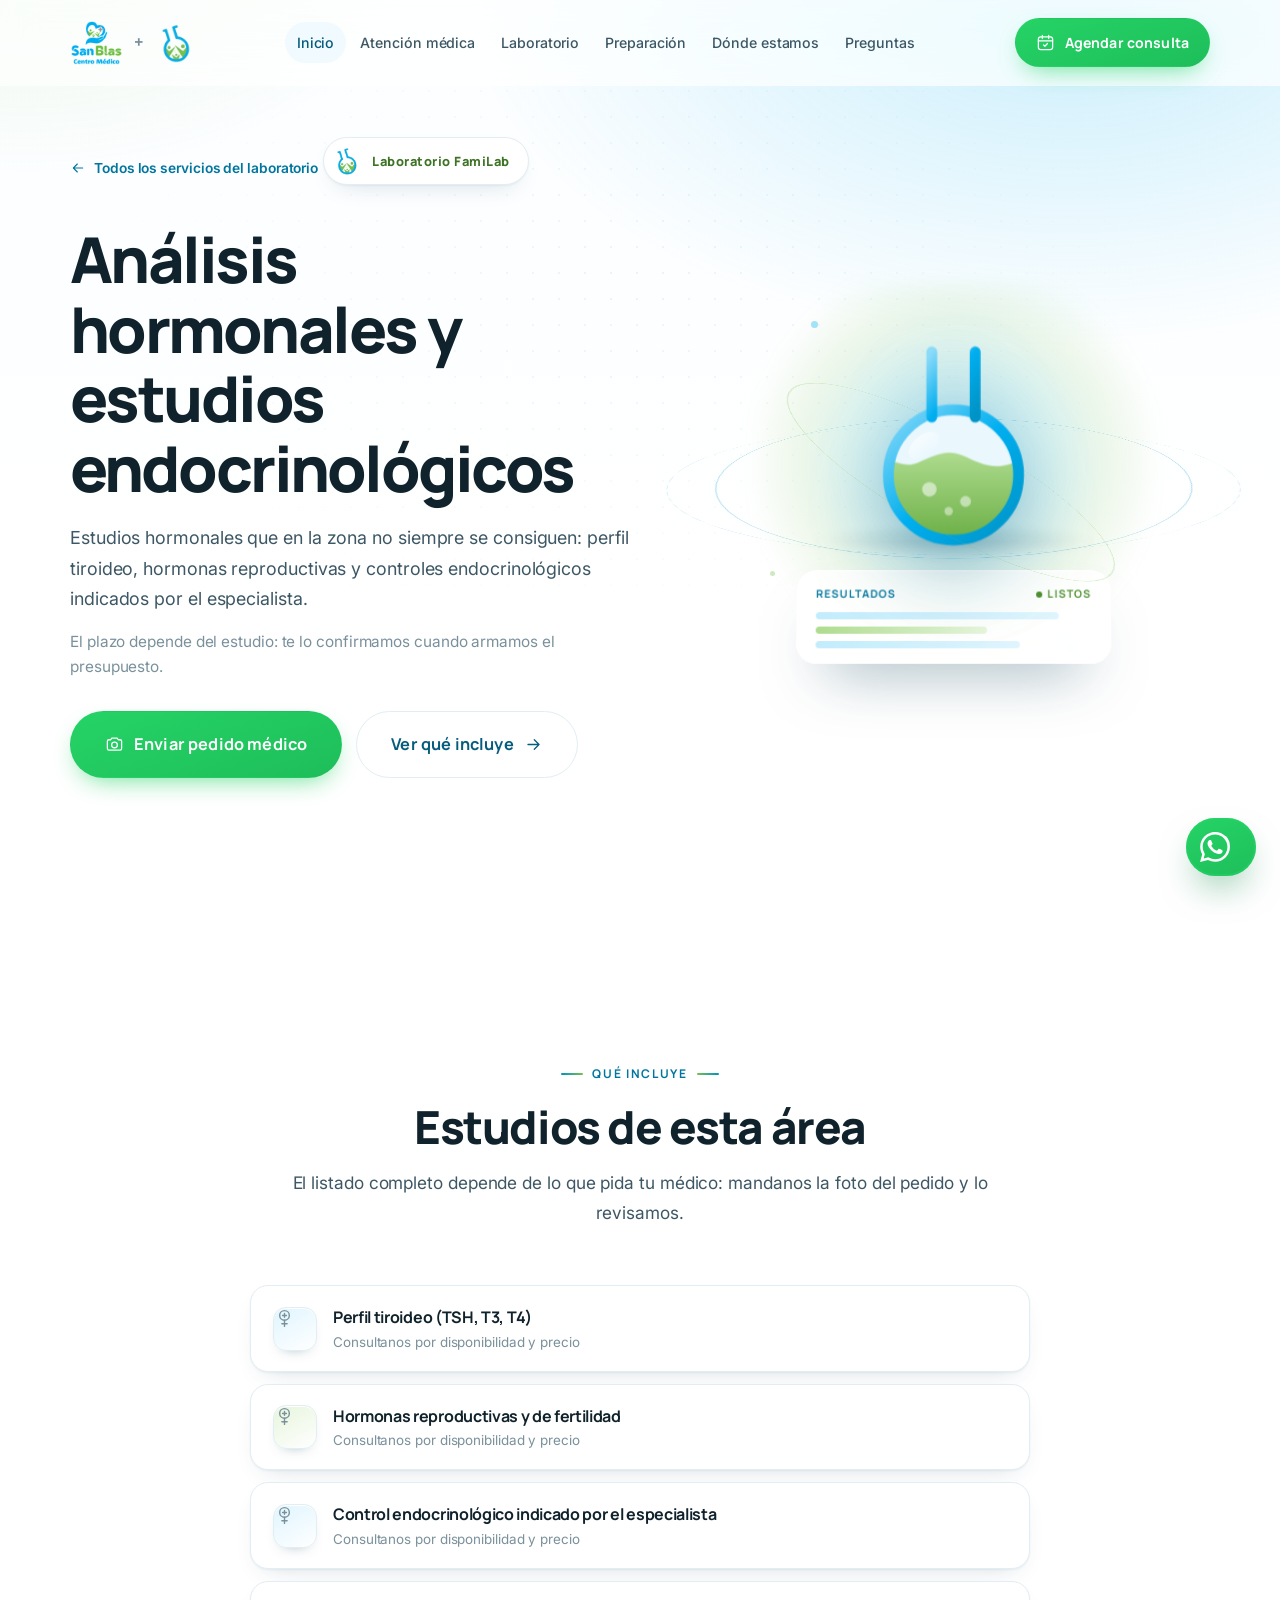
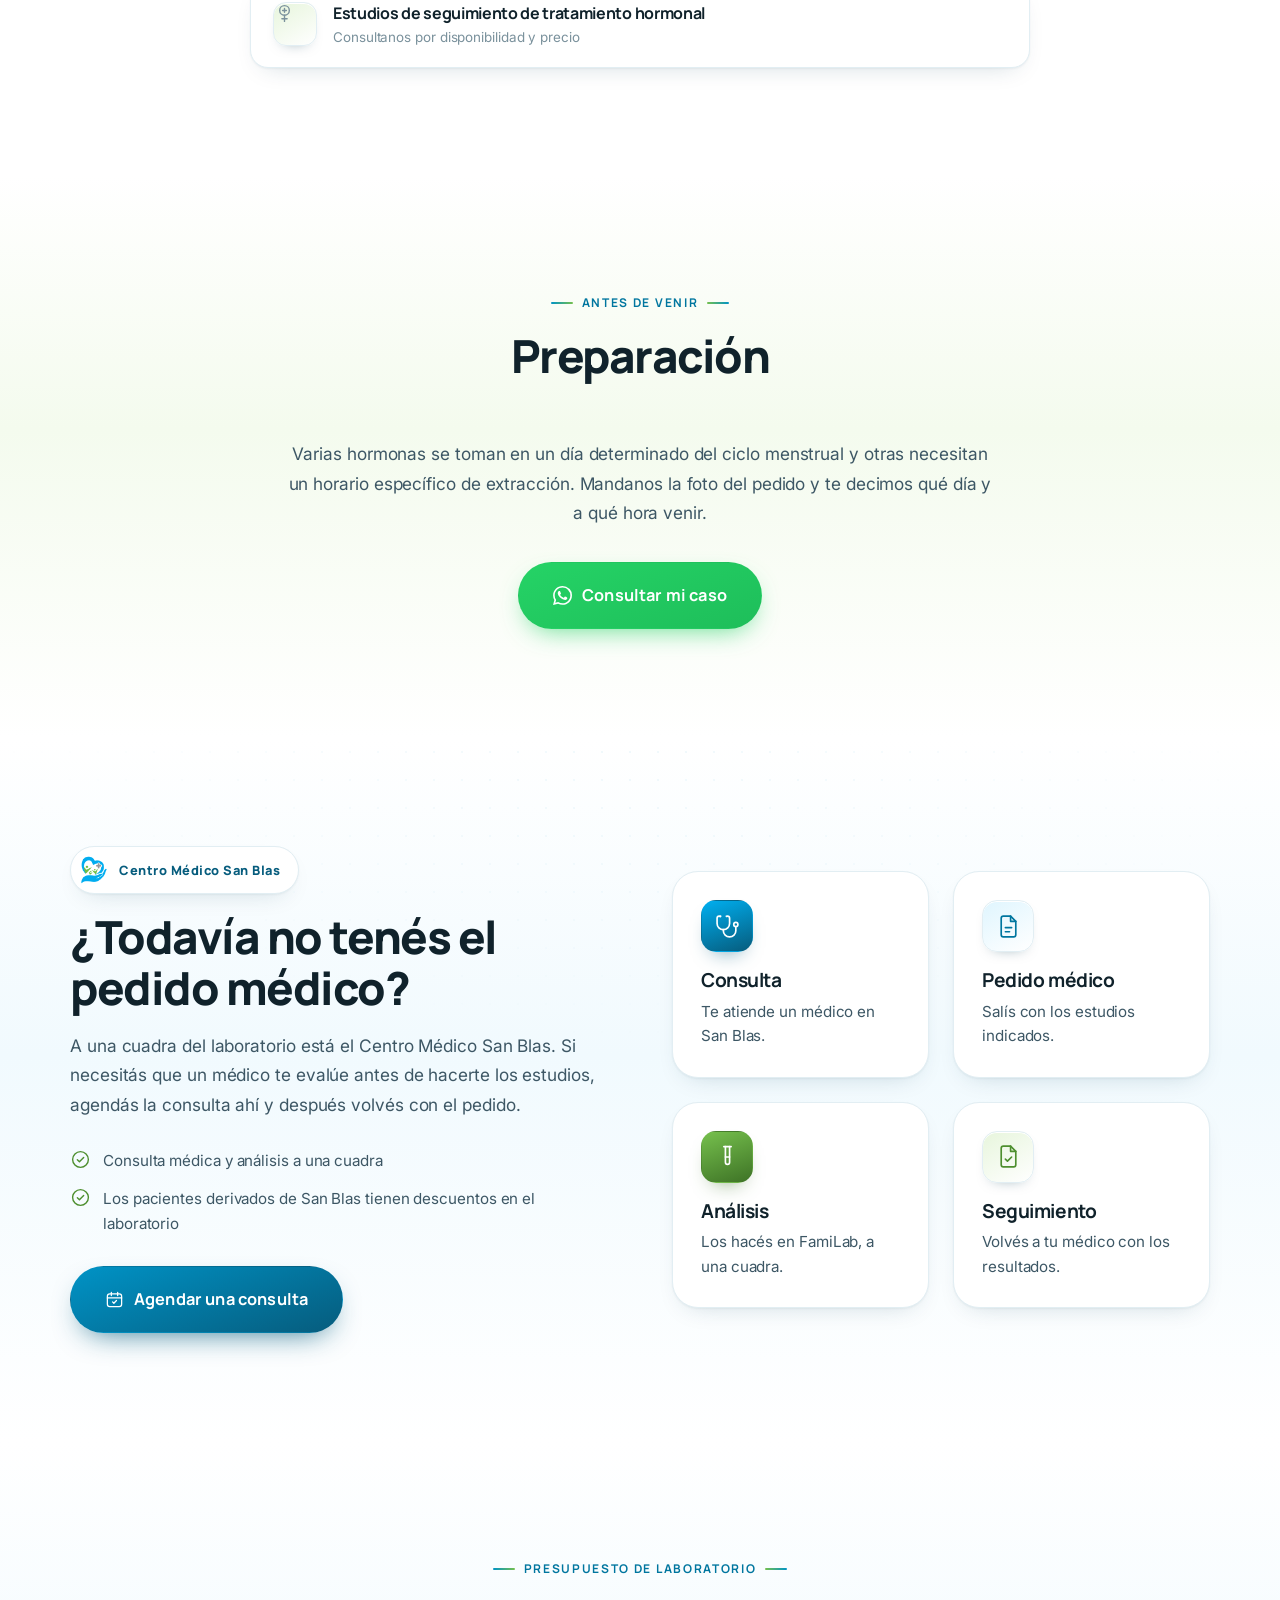
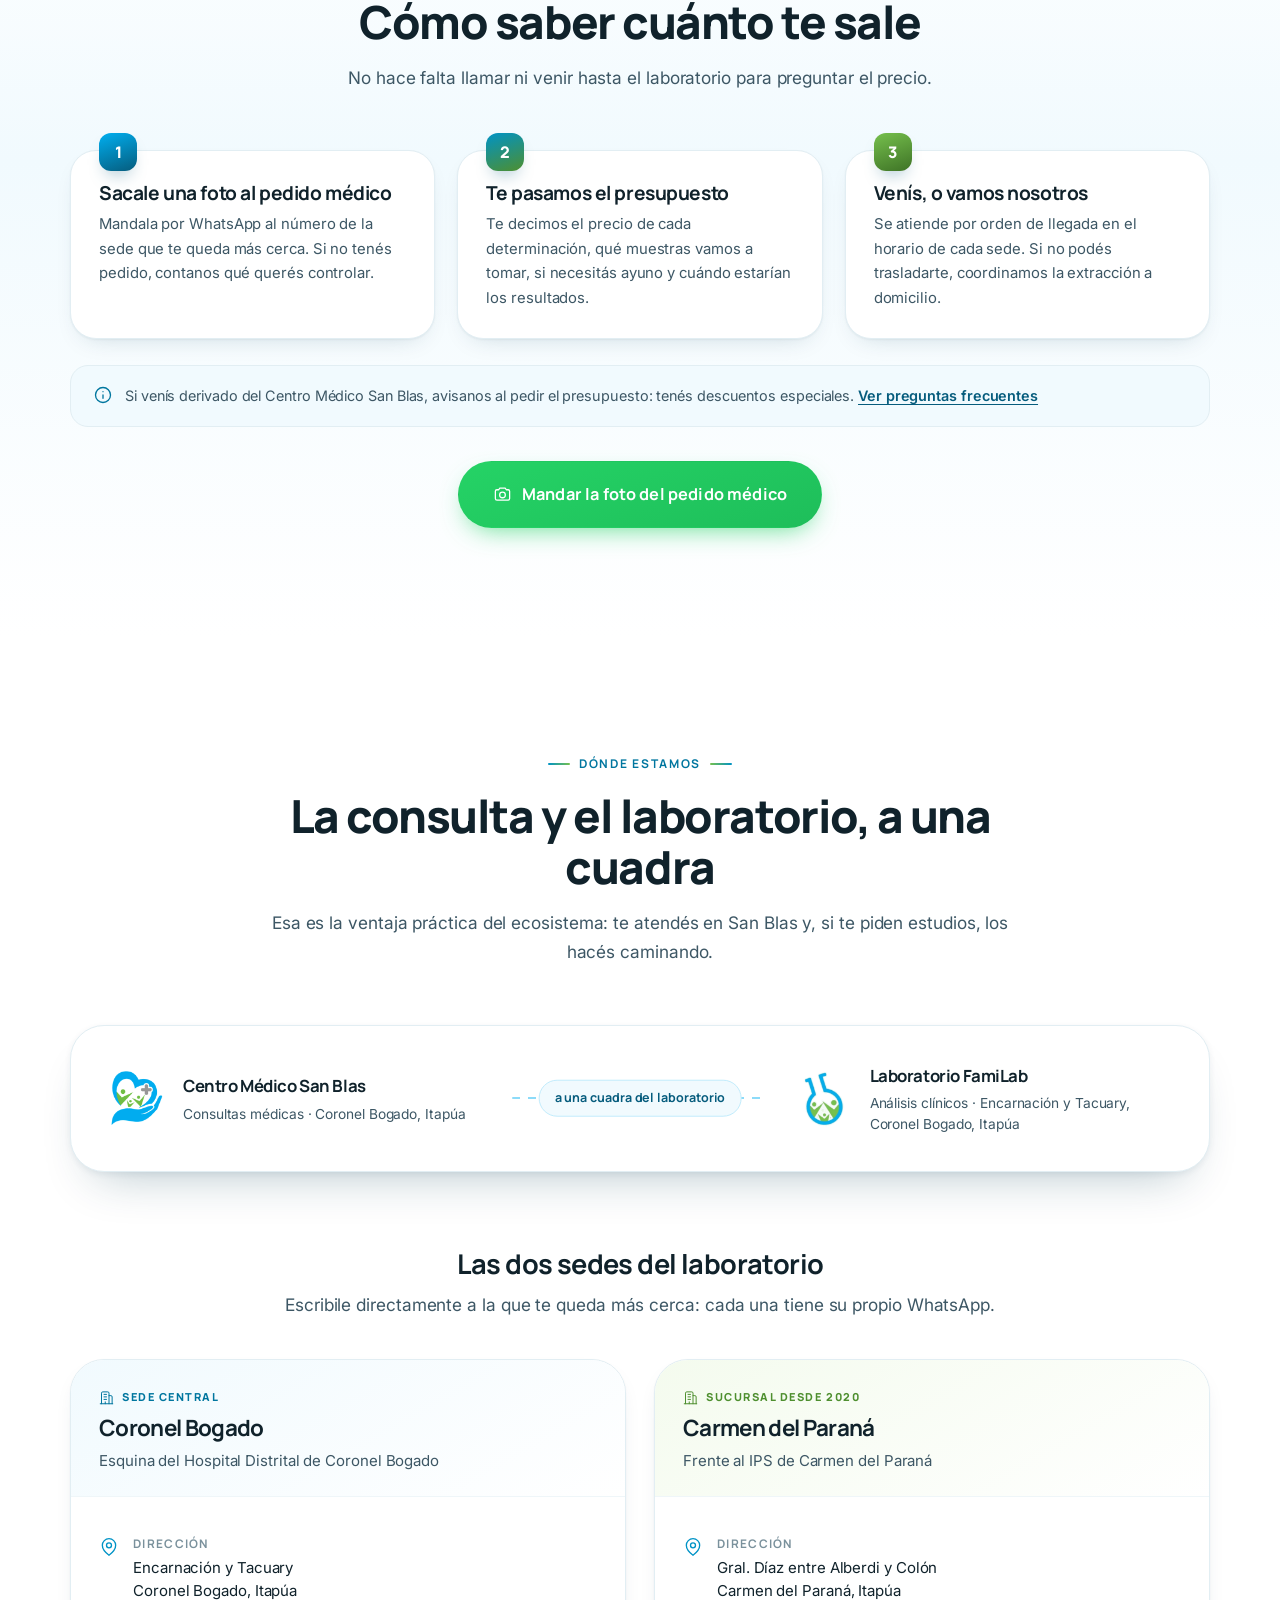
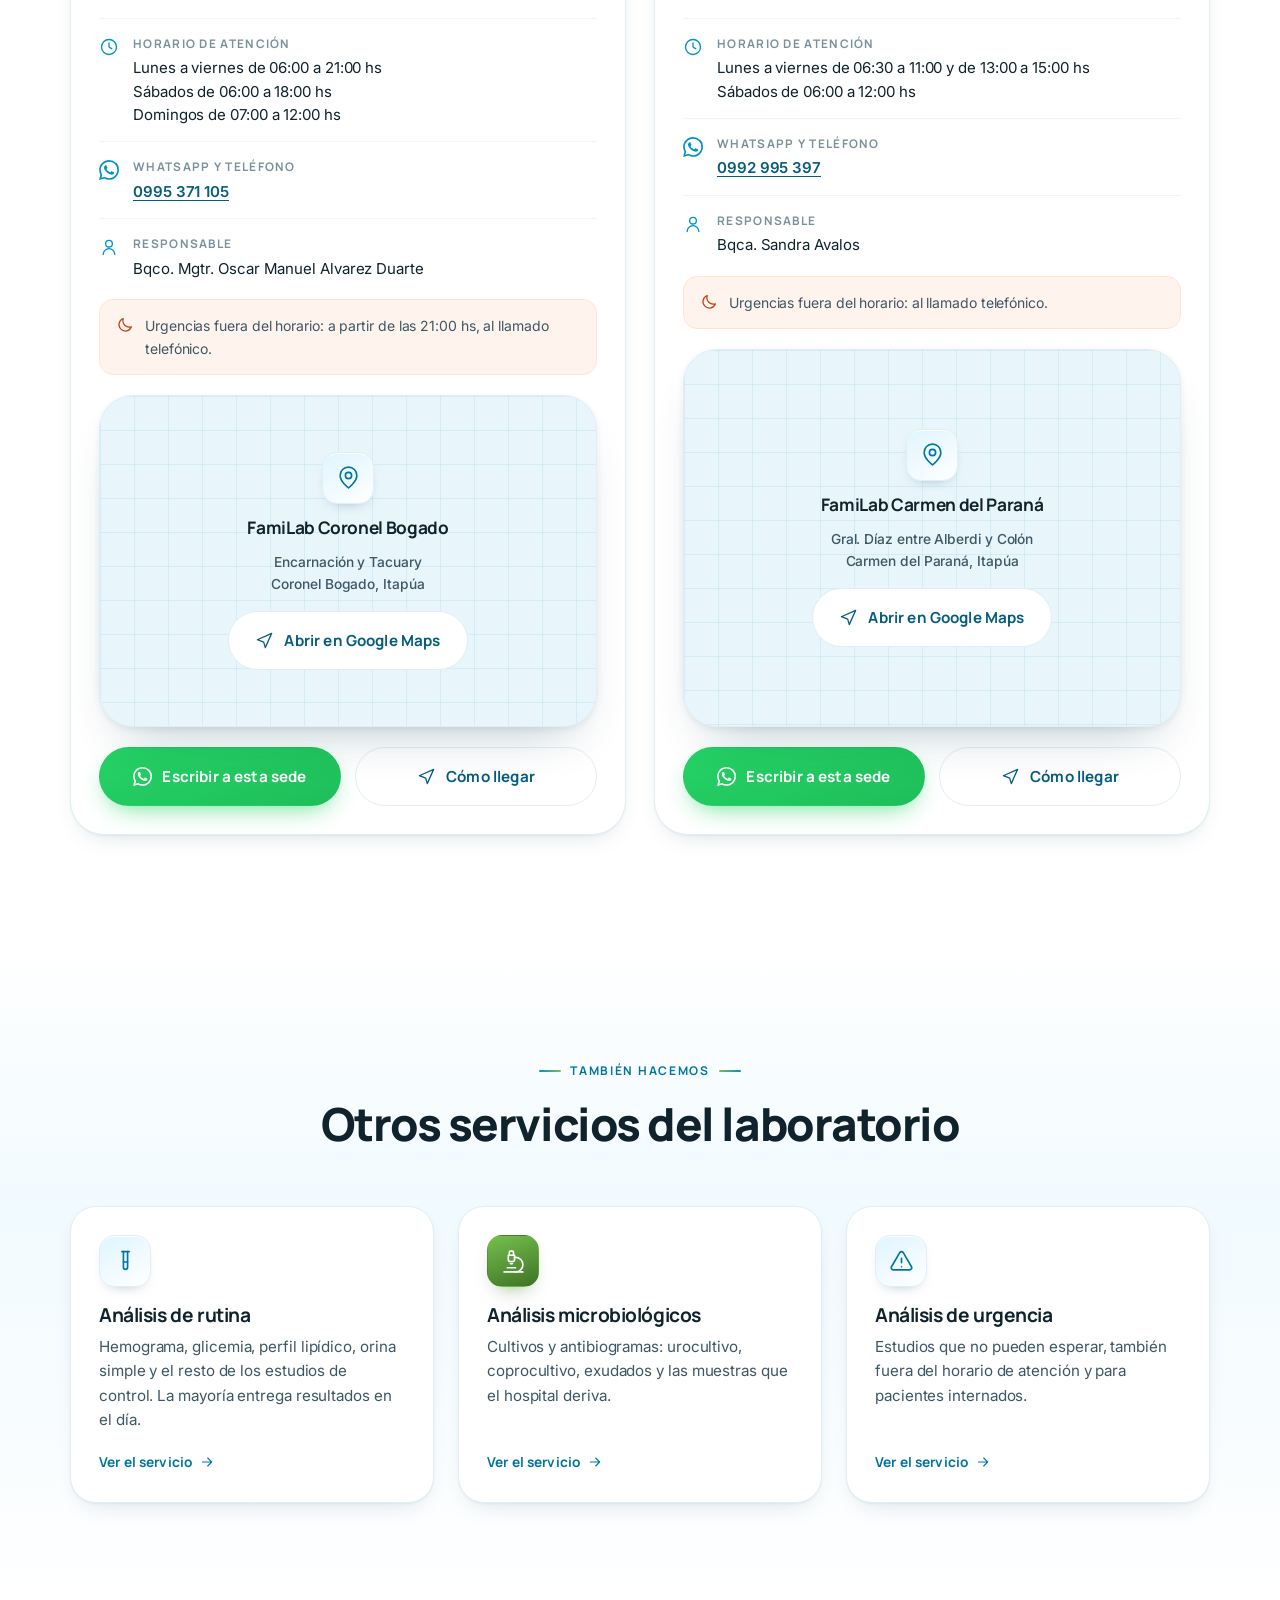
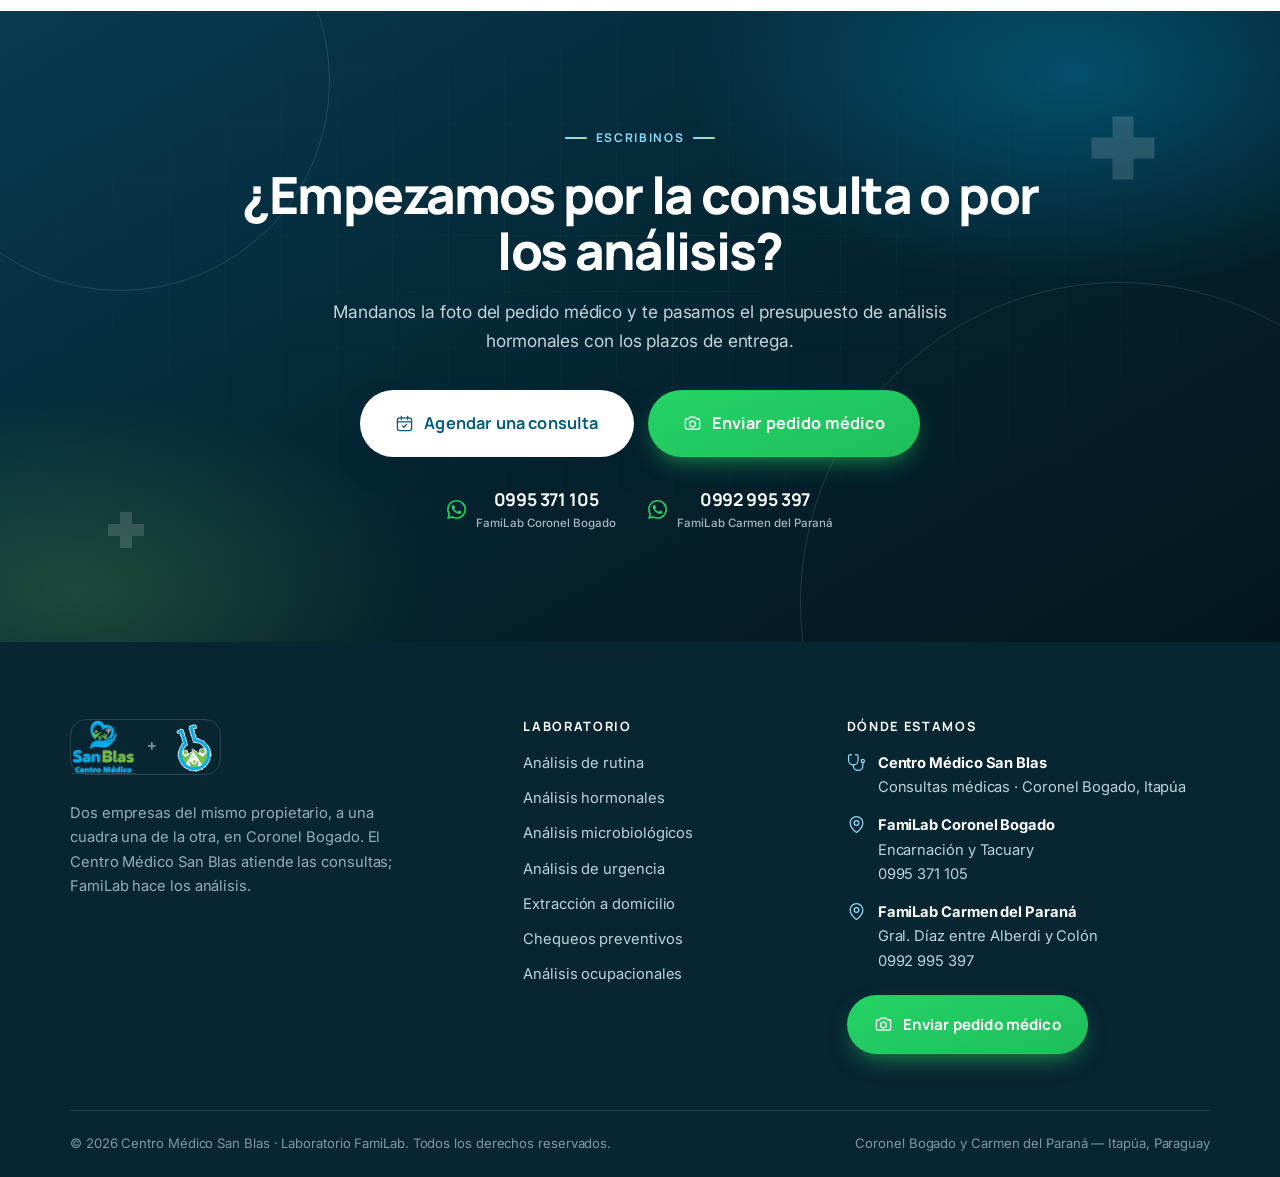
<file: servicios/analisis-hormonales/index.html>
<!DOCTYPE html>
<html lang="es-PY">
<head>
<meta charset="UTF-8">
<meta name="viewport" content="width=device-width, initial-scale=1, viewport-fit=cover">
<title>Análisis hormonales | Laboratorio FamiLab</title>
<meta name="description" content="Estudios hormonales que en la zona no siempre se consiguen: perfil tiroideo, hormonas reproductivas y controles endocrinológicos indicados por el especialista. Mandá la foto de tu pedido médico por WhatsApp y te pasamos el presupuesto. FamiLab, Coronel Bogado y Carmen del Paraná.">
<meta name="theme-color" content="#00AFF0">
<meta name="robots" content="index, follow">
<link rel="canonical" href="https://familab.com.py/servicios/analisis-hormonales/">
<meta property="og:type" content="website">
<meta property="og:locale" content="es_PY">
<meta property="og:site_name" content="Centro Médico San Blas + FamiLab">
<meta property="og:title" content="Análisis hormonales | Laboratorio FamiLab">
<meta property="og:description" content="Estudios hormonales que en la zona no siempre se consiguen: perfil tiroideo, hormonas reproductivas y controles endocrinológicos indicados por el especialista. Mandá la foto de tu pedido médico por WhatsApp y te pasamos el presupuesto. FamiLab, Coronel Bogado y Carmen del Paraná.">
<meta property="og:image" content="https://familab.com.py/fotos/san-blas.png">
<meta name="twitter:card" content="summary_large_image">
<link rel="icon" href="data:image/svg+xml,%3Csvg xmlns='http://www.w3.org/2000/svg' viewBox='0 0 32 32'%3E%3Crect width='32' height='32' rx='8' fill='%2300AFF0'/%3E%3Cpath d='M16 25.5C9.5 20.8 5 17.6 5 13.4 5 10 7.6 7.5 10.8 7.5c1.9 0 3.6.9 4.7 2.3l.5.7.5-.7a5.9 5.9 0 0 1 4.7-2.3C24.4 7.5 27 10 27 13.4c0 4.2-4.5 7.4-11 12.1Z' fill='%23fff'/%3E%3C/svg%3E">
<link rel="apple-touch-icon" href="../../fotos/san-blas-marca.png">
<link rel="preconnect" href="https://fonts.googleapis.com">
<link rel="preconnect" href="https://fonts.gstatic.com" crossorigin>
<link rel="stylesheet" href="https://fonts.googleapis.com/css2?family=Inter:wght@400;500;600&family=Manrope:wght@500;600;700;800&display=swap">
<link rel="stylesheet" href="../../assets/estilos.css">
</head>
<body>

<noscript><style>[data-reveal]{opacity:1!important;transform:none!important}</style></noscript>

<!-- ===== Sprite de íconos (inline: cero requests externos) ===== -->
<svg width="0" height="0" aria-hidden="true" focusable="false" style="position:absolute">
<defs>
  <symbol id="i-cross" viewBox="0 0 24 24"><path d="M9 3h6v6h6v6h-6v6H9v-6H3V9h6z" fill="currentColor" stroke="none"/></symbol>
  <symbol id="i-wa" viewBox="0 0 24 24"><path fill="currentColor" stroke="none" d="M17.472 14.382c-.297-.149-1.758-.867-2.03-.967-.273-.099-.471-.148-.67.15-.197.297-.767.966-.94 1.164-.173.199-.347.223-.644.075-.297-.15-1.255-.463-2.39-1.475-.883-.788-1.48-1.761-1.653-2.059-.173-.297-.018-.458.13-.606.134-.133.297-.347.446-.52.149-.174.198-.298.297-.497.099-.198.05-.371-.025-.52-.075-.149-.669-1.612-.916-2.207-.242-.579-.487-.5-.669-.51-.173-.008-.371-.01-.57-.01-.198 0-.52.074-.792.372-.272.297-1.04 1.016-1.04 2.479 0 1.462 1.065 2.875 1.213 3.074.149.198 2.096 3.2 5.077 4.487.709.306 1.262.489 1.694.625.712.227 1.36.195 1.872.118.571-.085 1.758-.719 2.006-1.413.248-.694.248-1.289.173-1.413-.074-.124-.272-.198-.57-.347m-5.421 7.403h-.004a9.87 9.87 0 0 1-5.031-1.378l-.361-.214-3.741.982.998-3.648-.235-.374a9.86 9.86 0 0 1-1.51-5.26c.001-5.45 4.436-9.884 9.888-9.884 2.64 0 5.122 1.03 6.988 2.898a9.82 9.82 0 0 1 2.893 6.994c-.003 5.45-4.437 9.884-9.885 9.884m8.413-18.297A11.81 11.81 0 0 0 12.05 0C5.495 0 .16 5.335.157 11.892c0 2.096.547 4.142 1.588 5.945L.057 24l6.305-1.654a11.88 11.88 0 0 0 5.683 1.448h.005c6.554 0 11.89-5.335 11.893-11.893A11.82 11.82 0 0 0 20.885 3.4"/></symbol>

  <!-- laboratorio -->
  <symbol id="i-flask" viewBox="0 0 24 24"><path d="M10 2v7.3M14 9.3V2M8.5 2h7"/><path d="M14 9.3a6.5 6.5 0 1 1-4 0"/><path d="M5.6 16.5h12.8"/></symbol>
  <symbol id="i-tube" viewBox="0 0 24 24"><path d="M8.5 2.5h7"/><path d="M10 2.5v15a2 2 0 0 0 4 0v-15"/><path d="M10 12.5h4"/></symbol>
  <symbol id="i-tubes" viewBox="0 0 24 24"><path d="M3 3h6M15 3h6"/><path d="M4.5 3v14a2.5 2.5 0 0 0 5 0V3"/><path d="M16.5 3v14a2.5 2.5 0 0 0 5 0V3"/><path d="M4.5 11h5M16.5 11h5"/></symbol>
  <symbol id="i-micro" viewBox="0 0 24 24"><path d="M6 18h8M3 22h18"/><path d="M14 22a7 7 0 0 0 0-14h-1"/><path d="M9 14h2"/><path d="M9 12a2 2 0 0 1-2-2V6h6v4a2 2 0 0 1-2 2Z"/><path d="M12 6V3a1 1 0 0 0-1-1H9a1 1 0 0 0-1 1v3"/></symbol>
  <symbol id="i-drop" viewBox="0 0 24 24"><path d="M12 2.7c3.4 4 6 7 6 10.3a6 6 0 0 1-12 0c0-3.3 2.6-6.3 6-10.3Z"/></symbol>
  <symbol id="i-dna" viewBox="0 0 24 24"><path d="M6 2c0 6 12 4 12 10S6 16 6 22"/><path d="M18 2c0 6-12 4-12 10s12 4 12 10"/><path d="M8.5 6h7M7 10h10M7 14h10M8.5 18h7"/></symbol>
  <symbol id="i-syringe" viewBox="0 0 24 24"><path d="m18 2 4 4M20.5 4.5 16 9"/><path d="m11 5 8 8-5.5 5.5a2 2 0 0 1-2.8 0l-5.2-5.2a2 2 0 0 1 0-2.8Z"/><path d="m8 12 2 2M11 9l2 2M3 21l3.5-3.5"/></symbol>
  <symbol id="i-hormone" viewBox="0 0 24 24"><circle cx="12" cy="8.5" r="5.5"/><path d="M12 14v7M9 18h6"/><path d="M9.8 8.5h4.4M12 6.3v4.4"/></symbol>

  <!-- documentos y presupuesto -->
  <symbol id="i-doc" viewBox="0 0 24 24"><path d="M14 2H7a2 2 0 0 0-2 2v16a2 2 0 0 0 2 2h10a2 2 0 0 0 2-2V7z"/><path d="M14 2v5h5"/><path d="M9 13h6M9 17h4"/></symbol>
  <symbol id="i-doc-check" viewBox="0 0 24 24"><path d="M14 2H7a2 2 0 0 0-2 2v16a2 2 0 0 0 2 2h10a2 2 0 0 0 2-2V7z"/><path d="M14 2v5h5"/><path d="m9 14.5 2 2 4-4"/></symbol>
  <symbol id="i-camera" viewBox="0 0 24 24"><path d="M3 8a2 2 0 0 1 2-2h2.2l1.4-2h6.8l1.4 2H19a2 2 0 0 1 2 2v9a2 2 0 0 1-2 2H5a2 2 0 0 1-2-2Z"/><circle cx="12" cy="12.5" r="3.6"/></symbol>
  <symbol id="i-money" viewBox="0 0 24 24"><rect x="2" y="6" width="20" height="12" rx="2.5"/><circle cx="12" cy="12" r="2.8"/><path d="M6 12h.01M18 12h.01"/></symbol>
  <symbol id="i-card" viewBox="0 0 24 24"><rect x="2" y="5" width="20" height="14" rx="2.5"/><path d="M2 10h20M6 15h4"/></symbol>
  <symbol id="i-clipboard" viewBox="0 0 24 24"><path d="M9 3h6v3H9z"/><path d="M15 4.5h2.5A1.5 1.5 0 0 1 19 6v14a1.5 1.5 0 0 1-1.5 1.5h-11A1.5 1.5 0 0 1 5 20V6a1.5 1.5 0 0 1 1.5-1.5H9"/><path d="M9 11h6M9 15h4"/></symbol>

  <!-- tiempo, lugares y contacto -->
  <symbol id="i-clock" viewBox="0 0 24 24"><circle cx="12" cy="12" r="9"/><path d="M12 7v5l3 2"/></symbol>
  <symbol id="i-moon" viewBox="0 0 24 24"><path d="M20.5 14.3A8.5 8.5 0 0 1 9.7 3.5a8.5 8.5 0 1 0 10.8 10.8Z"/></symbol>
  <symbol id="i-sunrise" viewBox="0 0 24 24"><path d="M12 3v4M5.6 9.6 4 8M18.4 9.6 20 8M2 18h20M6 14a6 6 0 0 1 12 0"/><path d="M8 21h8"/></symbol>
  <symbol id="i-pin" viewBox="0 0 24 24"><path d="M20 10c0 6-8 12-8 12s-8-6-8-12a8 8 0 0 1 16 0Z"/><circle cx="12" cy="10" r="3"/></symbol>
  <symbol id="i-nav" viewBox="0 0 24 24"><path d="M3 11 21 3l-8 18-2-7z"/></symbol>
  <symbol id="i-phone" viewBox="0 0 24 24"><path d="M21 16.9v2.6a2 2 0 0 1-2.2 2 19.5 19.5 0 0 1-8.5-3 19.2 19.2 0 0 1-5.9-5.9 19.5 19.5 0 0 1-3-8.6A2 2 0 0 1 3.4 2H6a2 2 0 0 1 2 1.7c.1 1 .4 2 .7 2.9a2 2 0 0 1-.5 2.1L7.1 9.9a16 16 0 0 0 6 6l1.2-1.1a2 2 0 0 1 2.1-.5c.9.3 1.9.6 2.9.7a2 2 0 0 1 1.7 2Z"/></symbol>
  <symbol id="i-home" viewBox="0 0 24 24"><path d="m3 9 9-7 9 7v11a2 2 0 0 1-2 2H5a2 2 0 0 1-2-2z"/><path d="M9 22V12h6v10"/></symbol>
  <symbol id="i-building" viewBox="0 0 24 24"><path d="M4 22V5a2 2 0 0 1 2-2h8a2 2 0 0 1 2 2v17"/><path d="M16 9h3a2 2 0 0 1 2 2v11M2 22h20"/><path d="M8 7h4M8 11h4M8 15h4M10 22v-3"/></symbol>
  <symbol id="i-hospital" viewBox="0 0 24 24"><path d="M3 22V8a2 2 0 0 1 2-2h14a2 2 0 0 1 2 2v14M2 22h20"/><path d="M10 6V3.5A1.5 1.5 0 0 1 11.5 2h1A1.5 1.5 0 0 1 14 3.5V6"/><path d="M11 11h2M12 10v3M9 22v-4h6v4"/></symbol>
  <symbol id="i-truck" viewBox="0 0 24 24"><path d="M2 7.5A1.5 1.5 0 0 1 3.5 6H14v11H3.5A1.5 1.5 0 0 1 2 15.5Z"/><path d="M14 10h3.6a2 2 0 0 1 1.7 1l2 3.2a2 2 0 0 1 .3 1.1V17h-7.6"/><circle cx="7.5" cy="18.5" r="2"/><circle cx="17.5" cy="18.5" r="2"/></symbol>

  <!-- personas y salud -->
  <symbol id="i-users" viewBox="0 0 24 24"><path d="M16 21v-2a4 4 0 0 0-4-4H6a4 4 0 0 0-4 4v2"/><circle cx="9" cy="7" r="4"/><path d="M22 21v-2a4 4 0 0 0-3-3.87"/><path d="M16 3.13a4 4 0 0 1 0 7.75"/></symbol>
  <symbol id="i-user" viewBox="0 0 24 24"><circle cx="12" cy="8" r="4"/><path d="M5 21a7 7 0 0 1 14 0"/></symbol>
  <symbol id="i-stetho" viewBox="0 0 24 24"><path d="M4.8 2.3A.3.3 0 1 0 5 2H4a2 2 0 0 0-2 2v5a6 6 0 0 0 12 0V4a2 2 0 0 0-2-2h-1a.2.2 0 1 0 .3.3"/><path d="M8 15v1a6 6 0 0 0 12 0v-4"/><circle cx="20" cy="10" r="2"/></symbol>
  <symbol id="i-heart" viewBox="0 0 24 24"><path d="M19 14c1.49-1.46 3-3.21 3-5.5A5.5 5.5 0 0 0 16.5 3c-1.76 0-3 .5-4.5 2-1.5-1.5-2.74-2-4.5-2A5.5 5.5 0 0 0 2 8.5c0 2.3 1.5 4.05 3 5.5l7 7Z"/></symbol>
  <symbol id="i-pulse" viewBox="0 0 24 24"><path d="M22 12h-4l-3 9L9 3l-3 9H2"/></symbol>
  <symbol id="i-baby" viewBox="0 0 24 24"><circle cx="12" cy="9" r="6"/><path d="M9.5 8h.01M14.5 8h.01"/><path d="M10 11.6a3.2 3.2 0 0 0 4 0"/><path d="M7 15.5 6 22M17 15.5 18 22M12 15v7"/></symbol>
  <symbol id="i-smile" viewBox="0 0 24 24"><circle cx="12" cy="12" r="9"/><path d="M9 10h.01M15 10h.01"/><path d="M8.6 14.3a4.6 4.6 0 0 0 6.8 0"/></symbol>
  <symbol id="i-briefcase" viewBox="0 0 24 24"><rect x="2" y="7" width="20" height="14" rx="2.5"/><path d="M8.5 7V5a2 2 0 0 1 2-2h3a2 2 0 0 1 2 2v2M2 13h20"/></symbol>
  <symbol id="i-hand" viewBox="0 0 24 24"><path d="M11 13V4.5a1.5 1.5 0 0 1 3 0V12"/><path d="M14 11.5V4a1.5 1.5 0 0 1 3 0v8"/><path d="M17 11V6.5a1.5 1.5 0 0 1 3 0V15a7 7 0 0 1-7 7h-1a7 7 0 0 1-7-7v-2.5a1.5 1.5 0 0 1 3 0V15"/></symbol>

  <!-- estados -->
  <symbol id="i-check" viewBox="0 0 24 24"><path d="m20 6-11 11-5-5"/></symbol>
  <symbol id="i-check-c" viewBox="0 0 24 24"><circle cx="12" cy="12" r="9"/><path d="m8.4 12.2 2.4 2.4 4.8-5"/></symbol>
  <symbol id="i-alert" viewBox="0 0 24 24"><path d="M10.3 3.5 2.4 17a2 2 0 0 0 1.7 3h15.8a2 2 0 0 0 1.7-3L13.7 3.5a2 2 0 0 0-3.4 0Z"/><path d="M12 9v4M12 17h.01"/></symbol>
  <symbol id="i-info" viewBox="0 0 24 24"><circle cx="12" cy="12" r="9"/><path d="M12 16v-4M12 8h.01"/></symbol>
  <symbol id="i-shield" viewBox="0 0 24 24"><path d="M12 22s8-4 8-10V5.5L12 2 4 5.5V12c0 6 8 10 8 10Z"/><path d="m9 12 2 2 4-4"/></symbol>
  <symbol id="i-award" viewBox="0 0 24 24"><circle cx="12" cy="9" r="6"/><path d="m8.2 14.3-1.4 7.2 5.2-2.7 5.2 2.7-1.4-7.2"/></symbol>
  <symbol id="i-star" viewBox="0 0 24 24"><path d="m12 3 2.7 5.6 6.1.9-4.4 4.3 1 6.1-5.4-2.9-5.4 2.9 1-6.1L3.2 9.5l6.1-.9z"/></symbol>
  <symbol id="i-sparkle" viewBox="0 0 24 24"><path d="M12 3.2 13.9 9l5.8 1.9-5.8 1.9L12 18.6 10.1 12.8 4.3 10.9 10.1 9z"/><path d="M18.5 3v3M17 4.5h3"/></symbol>
  <symbol id="i-bulb" viewBox="0 0 24 24"><path d="M9.5 18.5h5M10.5 21.5h3"/><path d="M12 2.5a6.3 6.3 0 0 0-3.7 11.4c.5.4.8 1 .9 1.6h5.6c.1-.6.4-1.2.9-1.6A6.3 6.3 0 0 0 12 2.5Z"/></symbol>
  <symbol id="i-search" viewBox="0 0 24 24"><circle cx="11" cy="11" r="7"/><path d="m20 20-3.9-3.9"/></symbol>
  <symbol id="i-chat" viewBox="0 0 24 24"><path d="M21 12a8.5 8.5 0 0 1-12.2 7.6L3 21l1.4-5.8A8.5 8.5 0 1 1 21 12Z"/><path d="M8.5 11h.01M12 11h.01M15.5 11h.01"/></symbol>
  <symbol id="i-no-food" viewBox="0 0 24 24"><circle cx="12" cy="12" r="9"/><path d="M5.6 5.6 18.4 18.4"/><path d="M9 7.5v4a1.6 1.6 0 0 0 1.6 1.6M12.4 7.5v2.2"/></symbol>
  <symbol id="i-calendar" viewBox="0 0 24 24"><rect x="3" y="5" width="18" height="16" rx="3"/><path d="M8 3v4M16 3v4M3 10h18"/><path d="m9.5 15 1.7 1.7 3.3-3.4"/></symbol>
  <symbol id="i-chevron" viewBox="0 0 24 24"><path d="m6 9 6 6 6-6"/></symbol>
  <symbol id="i-arrow" viewBox="0 0 24 24"><path d="M5 12h14m-6-6 6 6-6 6"/></symbol>
  <symbol id="i-menu" viewBox="0 0 24 24"><path d="M4 7h16M4 12h16M4 17h16"/></symbol>
  <symbol id="i-close" viewBox="0 0 24 24"><path d="m6 6 12 12M18 6 6 18"/></symbol>
</defs>
</svg>

<header class="hdr" id="hdr">
  <div class="wrap">
    <a href="../../index.html" class="logo" aria-label="Centro Médico San Blas y Laboratorio FamiLab — inicio">
      <span class="marca-dual">
        <img class="m-sb" src="../../fotos/san-blas.png" alt="Centro Médico San Blas" width="560" height="464" decoding="async">
        <span class="m-mas" aria-hidden="true">+</span>
        <img class="m-fl" src="../../fotos/logo-marca.png" alt="Laboratorio FamiLab" width="400" height="400" decoding="async">
      </span>
    </a>
    <nav class="nav" id="nav" aria-label="Navegación principal">
      <a href="../../index.html#inicio">Inicio</a>
      <a href="../../index.html#san-blas">Atención médica</a>
      <a href="../../index.html#familab">Laboratorio</a>
      <a href="../../index.html#preparacion">Preparación</a>
      <a href="../../index.html#ubicacion">Dónde estamos</a>
      <a href="../../index.html#preguntas">Preguntas</a>
    </nav>
    <div class="hdr-cta">
      <a class="btn btn--wa" href="https://wa.me/595995371105?text=Hola%2C%20quiero%20agendar%20una%20consulta%20en%20el%20Centro%20M%C3%A9dico%20San%20Blas." target="_blank" rel="noopener">
        <svg class="ico" aria-hidden="true"><use href="#i-calendar"/></svg> Agendar consulta
      </a>
      <button class="burger" id="burger" aria-label="Abrir menú" aria-expanded="false" aria-controls="mnav">
        <svg class="ico" id="burger-i" aria-hidden="true"><use href="#i-menu"/></svg>
      </button>
    </div>
  </div>
</header>

<div class="mnav" id="mnav">
  <a href="../../index.html#inicio">Inicio</a>
  <a href="../../index.html#san-blas">Atención médica</a>
  <a href="../../index.html#familab">Laboratorio</a>
  <a href="../../index.html#preparacion">Preparación</a>
  <a href="../../index.html#ubicacion">Dónde estamos</a>
  <a href="../../index.html#preguntas">Preguntas</a>
  <a class="btn btn--brand btn--block" href="https://wa.me/595995371105?text=Hola%2C%20quiero%20agendar%20una%20consulta%20en%20el%20Centro%20M%C3%A9dico%20San%20Blas." target="_blank" rel="noopener">
    <svg class="ico" aria-hidden="true"><use href="#i-calendar"/></svg> Agendar consulta
  </a>
  <a class="btn btn--wa btn--block" style="margin-top:10px" href="https://wa.me/595995371105?text=Hola%2C%20quiero%20un%20presupuesto.%20Les%20mando%20la%20foto%20de%20mi%20pedido%20m%C3%A9dico." target="_blank" rel="noopener">
    <svg class="ico" aria-hidden="true"><use href="#i-camera"/></svg> Enviar pedido médico
  </a>
</div>

<main id="inicio">

<section class="hero">
  <div class="wrap hero-grid">
    <div class="hero-copy">
      <a class="volver" href="../../index.html#familab"><svg aria-hidden="true"><use href="#i-arrow"/></svg> Todos los servicios del laboratorio</a>
      <span class="marca-chip marca-chip--fl" data-reveal style="margin-bottom:18px">
        <img src="../../fotos/logo-marca.png" alt="" width="400" height="400" decoding="async"> Laboratorio FamiLab
      </span>
      <h1 data-reveal>Análisis hormonales y estudios endocrinológicos</h1>
      <p class="hero-sub" data-reveal style="--d:120ms">Estudios hormonales que en la zona no siempre se consiguen: perfil tiroideo, hormonas reproductivas y controles endocrinológicos indicados por el especialista.</p>
      <p class="hero-note" data-reveal style="--d:180ms">El plazo depende del estudio: te lo confirmamos cuando armamos el presupuesto.</p>
      <div class="btn-row" data-reveal style="--d:240ms">
        <a class="btn btn--wa btn--lg" href="https://wa.me/595995371105?text=Hola%2C%20quiero%20consultar%20por%20an%C3%A1lisis%20hormonales.%20Les%20mando%20la%20foto%20del%20pedido%20m%C3%A9dico." target="_blank" rel="noopener">
          <svg class="ico" aria-hidden="true"><use href="#i-camera"/></svg> Enviar pedido médico
        </a>
        <a class="btn btn--ghost btn--lg" href="#incluye">Ver qué incluye <svg class="ico" aria-hidden="true"><use href="#i-arrow"/></svg></a>
      </div>
      <div class="hero-mini" data-reveal style="--d:300ms">
        <span><svg aria-hidden="true"><use href="#i-check-c"/></svg> Coronel Bogado y Carmen del Paraná</span>
        <span><svg aria-hidden="true"><use href="#i-check-c"/></svg> Bioquímicos matriculados</span>
      </div>
    </div>
    <div class="scene" aria-hidden="true">
      <div class="scene-in">
        <div class="glow"></div>
        <div class="ring ring--c"></div>
        <div class="ring ring--a"><i></i></div>
        <div class="ring ring--b"><i></i></div>
        <div class="pedestal"></div>
        <div class="flask-wrap">
          <svg class="ill" viewBox="0 0 180 200">
            <defs>
              <linearGradient id="vidrio" x1="0" y1="0" x2="1" y2="1">
                <stop offset="0" stop-color="#8CDBF9"/><stop offset=".5" stop-color="#00AFF0"/><stop offset="1" stop-color="#0093C6"/>
              </linearGradient>
              <linearGradient id="liquido" x1="0" y1="0" x2="0" y2="1">
                <stop offset="0" stop-color="#AEDC8E"/><stop offset="1" stop-color="#63A93D"/>
              </linearGradient>
              <linearGradient id="brillo" x1="0" y1="0" x2="0" y2="1">
                <stop offset="0" stop-color="#fff" stop-opacity=".9"/><stop offset="1" stop-color="#fff" stop-opacity="0"/>
              </linearGradient>
              <clipPath id="bulbo"><circle cx="90" cy="128" r="54"/></clipPath>
            </defs>
            <circle cx="90" cy="128" r="54" fill="#EAF8FE"/>
            <g clip-path="url(#bulbo)">
              <path fill="url(#liquido)" d="M20 118c14-9 26 6 40 0s24-12 38-6 26 14 46 4v76H20Z"/>
              <circle class="bubble" cx="70" cy="140" r="6" fill="#fff" opacity=".55"/>
              <circle class="bubble" cx="100" cy="150" r="4.5" fill="#fff" opacity=".5"/>
              <circle class="bubble" cx="86" cy="158" r="3.5" fill="#fff" opacity=".45"/>
            </g>
            <circle cx="90" cy="128" r="54" fill="none" stroke="url(#vidrio)" stroke-width="9"/>
            <path d="M72 80V26M108 80V26" fill="none" stroke="url(#vidrio)" stroke-width="9" stroke-linecap="round"/>
            <path d="M64 24h18M98 24h18" fill="none" stroke="url(#vidrio)" stroke-width="9" stroke-linecap="round"/>
            <ellipse cx="66" cy="104" rx="15" ry="9" fill="url(#brillo)" transform="rotate(-38 66 104)" opacity=".75"/>
          </svg>
        </div>
        <div class="res-card">
          <div class="lbl"><span>Resultados</span><em>listos</em></div>
          <div class="res-rows"><i></i><i></i><i></i></div>
        </div>
        <div class="particles">
          <i style="width:7px;height:7px;top:16%;left:22%"></i>
          <i style="width:5px;height:5px;top:64%;left:14%;animation-delay:1.6s"></i>
          <i style="width:8px;height:8px;top:78%;left:72%;animation-delay:3.1s"></i>
        </div>
      </div>
    </div>
  </div>
</section>

<section class="sec" id="incluye">
  <div class="wrap" style="max-width:820px">
    <div class="sec-head center" data-reveal>
      <span class="eyebrow">Qué incluye</span>
      <h2>Estudios de esta área</h2>
      <p class="lead" style="margin-top:16px">El listado completo depende de lo que pida tu médico: mandanos la foto del pedido y lo revisamos.</p>
    </div>
    <div class="proc-list">
        <div class="proc"><span class="itile"><svg class="ico" aria-hidden="true"><use href="#i-hormone"/></svg></span><div><b>Perfil tiroideo (TSH, T3, T4)</b><span>Consultanos por disponibilidad y precio</span></div></div>
        <div class="proc"><span class="itile itile--soft"><svg class="ico" aria-hidden="true"><use href="#i-hormone"/></svg></span><div><b>Hormonas reproductivas y de fertilidad</b><span>Consultanos por disponibilidad y precio</span></div></div>
        <div class="proc"><span class="itile"><svg class="ico" aria-hidden="true"><use href="#i-hormone"/></svg></span><div><b>Control endocrinológico indicado por el especialista</b><span>Consultanos por disponibilidad y precio</span></div></div>
        <div class="proc"><span class="itile itile--soft"><svg class="ico" aria-hidden="true"><use href="#i-hormone"/></svg></span><div><b>Estudios de seguimiento de tratamiento hormonal</b><span>Consultanos por disponibilidad y precio</span></div></div>
    </div>
  </div>
</section>

<section class="sec sec--leaf">
  <div class="wrap" style="max-width:820px">
    <div class="sec-head center" data-reveal>
      <span class="eyebrow">Antes de venir</span>
      <h2>Preparación</h2>
    </div>
    <p class="lead center" data-reveal style="max-width:64ch;margin-inline:auto">Varias hormonas se toman en un día determinado del ciclo menstrual y otras necesitan un horario específico de extracción. Mandanos la foto del pedido y te decimos qué día y a qué hora venir.</p>
    <div class="center" style="margin-top:34px" data-reveal>
      <a class="btn btn--wa btn--lg" href="https://wa.me/595995371105?text=Hola%2C%20quiero%20consultar%20por%20an%C3%A1lisis%20hormonales.%20Les%20mando%20la%20foto%20del%20pedido%20m%C3%A9dico." target="_blank" rel="noopener">
        <svg class="ico" aria-hidden="true"><use href="#i-wa"/></svg> Consultar mi caso
      </a>
    </div>
  </div>
</section>

<section class="sec sec--sb">
  <div class="wrap split">
    <div data-reveal>
      <span class="marca-chip marca-chip--sb" style="margin-bottom:18px">
        <img src="../../fotos/san-blas-marca.png" alt="" width="400" height="400" decoding="async"> Centro Médico San Blas
      </span>
      <h2>¿Todavía no tenés el pedido médico?</h2>
      <p class="lead" style="margin-top:18px">
        A una cuadra del laboratorio está el Centro Médico San Blas. Si necesitás que un médico te evalúe
        antes de hacerte los estudios, agendás la consulta ahí y después volvés con el pedido.
      </p>
      <ul class="checklist">
        <li><svg aria-hidden="true"><use href="#i-check-c"/></svg> Consulta médica y análisis a una cuadra</li>
        <li><svg aria-hidden="true"><use href="#i-check-c"/></svg> Los pacientes derivados de San Blas tienen descuentos en el laboratorio</li>
      </ul>
      <div class="btn-row" style="margin-top:30px">
        <a class="btn btn--brand btn--lg" href="https://wa.me/595995371105?text=Hola%2C%20quiero%20agendar%20una%20consulta%20en%20el%20Centro%20M%C3%A9dico%20San%20Blas." target="_blank" rel="noopener">
          <svg class="ico" aria-hidden="true"><use href="#i-calendar"/></svg> Agendar una consulta
        </a>
      </div>
    </div>
    <div data-reveal style="--d:120ms">
      <div class="grid lab-grid">
        <div class="card"><span class="itile itile--accent"><svg class="ico" aria-hidden="true"><use href="#i-stetho"/></svg></span><h3>Consulta</h3><p>Te atiende un médico en San Blas.</p></div>
        <div class="card"><span class="itile"><svg class="ico" aria-hidden="true"><use href="#i-doc"/></svg></span><h3>Pedido médico</h3><p>Salís con los estudios indicados.</p></div>
        <div class="card"><span class="itile itile--leaf"><svg class="ico" aria-hidden="true"><use href="#i-tube"/></svg></span><h3>Análisis</h3><p>Los hacés en FamiLab, a una cuadra.</p></div>
        <div class="card"><span class="itile itile--soft"><svg class="ico" aria-hidden="true"><use href="#i-doc-check"/></svg></span><h3>Seguimiento</h3><p>Volvés a tu médico con los resultados.</p></div>
      </div>
    </div>
  </div>
</section>

<section class="sec sec--sky" id="presupuesto">
  <div class="wrap">
    <div class="sec-head center" data-reveal>
      <span class="eyebrow">Presupuesto de laboratorio</span>
      <h2>Cómo saber cuánto te sale</h2>
      <p class="lead" style="margin-top:16px">No hace falta llamar ni venir hasta el laboratorio para preguntar el precio.</p>
    </div>
    <div class="pasos">
      <article class="paso" data-reveal>
        <h3>Sacale una foto al pedido médico</h3>
        <p>Mandala por WhatsApp al número de la sede que te queda más cerca. Si no tenés pedido, contanos qué querés controlar.</p>
      </article>
      <article class="paso" data-reveal style="--d:90ms">
        <h3>Te pasamos el presupuesto</h3>
        <p>Te decimos el precio de cada determinación, qué muestras vamos a tomar, si necesitás ayuno y cuándo estarían los resultados.</p>
      </article>
      <article class="paso" data-reveal style="--d:180ms">
        <h3>Venís, o vamos nosotros</h3>
        <p>Se atiende por orden de llegada en el horario de cada sede. Si no podés trasladarte, coordinamos la extracción a domicilio.</p>
      </article>
    </div>
    <div class="paso-nota" data-reveal>
      <svg aria-hidden="true"><use href="#i-info"/></svg>
      <span>Si venís derivado del Centro Médico San Blas, avisanos al pedir el presupuesto: tenés descuentos especiales.
      <a href="../../index.html#preguntas">Ver preguntas frecuentes</a></span>
    </div>
    <div class="center" style="margin-top:34px" data-reveal>
      <a class="btn btn--wa btn--lg" href="https://wa.me/595995371105?text=Hola%2C%20quiero%20un%20presupuesto.%20Les%20mando%20la%20foto%20de%20mi%20pedido%20m%C3%A9dico." target="_blank" rel="noopener">
        <svg class="ico" aria-hidden="true"><use href="#i-camera"/></svg> Mandar la foto del pedido médico
      </a>
    </div>
  </div>
</section>

<section class="sec" id="ubicacion">
  <div class="wrap">
    <div class="sec-head center" data-reveal>
      <span class="eyebrow">Dónde estamos</span>
      <h2>La consulta y el laboratorio, a una cuadra</h2>
      <p class="lead" style="margin-top:16px">Esa es la ventaja práctica del ecosistema: te atendés en San Blas y,
      si te piden estudios, los hacés caminando.</p>
    </div>

    <div class="cuadra" data-reveal>
      <div class="cuadra-punto cuadra-punto--sb">
        <img src="../../fotos/san-blas-marca.png" alt="" width="400" height="400" decoding="async">
        <div>
          <b>Centro Médico San Blas</b>
          <span>Consultas médicas · Coronel Bogado, Itapúa</span>
        </div>
      </div>
      <div class="cuadra-linea" aria-hidden="true">
        <span class="cuadra-dist">a una cuadra del laboratorio</span>
      </div>
      <div class="cuadra-punto cuadra-punto--fl">
        <img src="../../fotos/logo-marca.png" alt="" width="400" height="400" decoding="async">
        <div>
          <b>Laboratorio FamiLab</b>
          <span>Análisis clínicos · Encarnación y Tacuary, Coronel Bogado, Itapúa</span>
        </div>
      </div>
    </div>

    <div class="sec-head center" data-reveal style="margin-top:clamp(48px,6vw,80px);margin-bottom:clamp(28px,3vw,40px)">
      <h3 style="font-size:clamp(1.3rem,2.4vw,1.7rem)">Las dos sedes del laboratorio</h3>
      <p class="lead" style="margin-top:12px">Escribile directamente a la que te queda más cerca: cada una tiene su propio WhatsApp.</p>
    </div>
    <div class="sedes">
      <article class="sede" data-reveal style="--d:0ms">
        <div class="sede-top">
          <span class="kicker"><svg class="ico" style="width:15px;height:15px" aria-hidden="true"><use href="#i-building"/></svg> Sede central</span>
          <h3>Coronel Bogado</h3>
          <p>Esquina del Hospital Distrital de Coronel Bogado</p>
        </div>
        <div class="sede-body">
          <div class="sede-rows">
            <div class="sede-row">
              <svg aria-hidden="true"><use href="#i-pin"/></svg>
              <div><b>Dirección</b><p>Encarnación y Tacuary<br>Coronel Bogado, Itapúa</p></div>
            </div>
            <div class="sede-row">
              <svg aria-hidden="true"><use href="#i-clock"/></svg>
              <div><b>Horario de atención</b><p>Lunes a viernes de 06:00 a 21:00 hs<br>Sábados de 06:00 a 18:00 hs<br>Domingos de 07:00 a 12:00 hs</p></div>
            </div>
            <div class="sede-row">
              <svg aria-hidden="true"><use href="#i-wa"/></svg>
              <div><b>WhatsApp y teléfono</b><p><a href="https://wa.me/595995371105?text=Hola%2C%20quiero%20un%20presupuesto.%20Les%20mando%20la%20foto%20de%20mi%20pedido%20m%C3%A9dico." target="_blank" rel="noopener">0995 371 105</a></p></div>
            </div>
            <div class="sede-row">
              <svg aria-hidden="true"><use href="#i-user"/></svg>
              <div><b>Responsable</b><p>Bqco. Mgtr. Oscar Manuel Alvarez Duarte</p></div>
            </div>
          </div>
          <div class="sede-urg">
            <svg aria-hidden="true"><use href="#i-moon"/></svg>
            <span>Urgencias fuera del horario: a partir de las 21:00 hs, al llamado telefónico.</span>
          </div>
          <div class="map-card" style="margin-top:20px;min-height:250px"
               data-map="-27.169587,-56.233484 (Laboratorio FamiLab)" data-map-title="Mapa con la ubicación de FamiLab en Coronel Bogado">
            <div class="map-ph">
              <span class="itile"><svg class="ico" aria-hidden="true"><use href="#i-pin"/></svg></span>
              <b>FamiLab Coronel Bogado</b>
              <span>Encarnación y Tacuary<br>Coronel Bogado, Itapúa</span>
              <a class="btn btn--ghost" href="https://www.google.com/maps/search/?api=1&query=-27.169587%2C-56.233484" target="_blank" rel="noopener">
                <svg class="ico" aria-hidden="true"><use href="#i-nav"/></svg> Abrir en Google Maps
              </a>
            </div>
          </div>
          <div class="btn-row">
            <a class="btn btn--wa" href="https://wa.me/595995371105?text=Hola%2C%20quiero%20un%20presupuesto.%20Les%20mando%20la%20foto%20de%20mi%20pedido%20m%C3%A9dico." target="_blank" rel="noopener">
              <svg class="ico" aria-hidden="true"><use href="#i-wa"/></svg> Escribir a esta sede
            </a>
            <a class="btn btn--ghost" href="https://www.google.com/maps/dir/?api=1&destination=-27.169587%2C-56.233484" target="_blank" rel="noopener">
              <svg class="ico" aria-hidden="true"><use href="#i-nav"/></svg> Cómo llegar
            </a>
          </div>
        </div>
      </article>
      <article class="sede" data-reveal style="--d:110ms">
        <div class="sede-top">
          <span class="kicker"><svg class="ico" style="width:15px;height:15px" aria-hidden="true"><use href="#i-building"/></svg> Sucursal desde 2020</span>
          <h3>Carmen del Paraná</h3>
          <p>Frente al IPS de Carmen del Paraná</p>
        </div>
        <div class="sede-body">
          <div class="sede-rows">
            <div class="sede-row">
              <svg aria-hidden="true"><use href="#i-pin"/></svg>
              <div><b>Dirección</b><p>Gral. Díaz entre Alberdi y Colón<br>Carmen del Paraná, Itapúa</p></div>
            </div>
            <div class="sede-row">
              <svg aria-hidden="true"><use href="#i-clock"/></svg>
              <div><b>Horario de atención</b><p>Lunes a viernes de 06:30 a 11:00 y de 13:00 a 15:00 hs<br>Sábados de 06:00 a 12:00 hs</p></div>
            </div>
            <div class="sede-row">
              <svg aria-hidden="true"><use href="#i-wa"/></svg>
              <div><b>WhatsApp y teléfono</b><p><a href="https://wa.me/595992995397?text=Hola%2C%20quiero%20un%20presupuesto.%20Les%20mando%20la%20foto%20de%20mi%20pedido%20m%C3%A9dico." target="_blank" rel="noopener">0992 995 397</a></p></div>
            </div>
            <div class="sede-row">
              <svg aria-hidden="true"><use href="#i-user"/></svg>
              <div><b>Responsable</b><p>Bqca. Sandra Avalos</p></div>
            </div>
          </div>
          <div class="sede-urg">
            <svg aria-hidden="true"><use href="#i-moon"/></svg>
            <span>Urgencias fuera del horario: al llamado telefónico.</span>
          </div>
          <div class="map-card" style="margin-top:20px;min-height:250px"
               data-map="Gral. Díaz 644, Carmen del Paraná 070701, Paraguay (Laboratorio FamiLab)" data-map-title="Mapa con la ubicación de FamiLab en Carmen del Paraná">
            <div class="map-ph">
              <span class="itile"><svg class="ico" aria-hidden="true"><use href="#i-pin"/></svg></span>
              <b>FamiLab Carmen del Paraná</b>
              <span>Gral. Díaz entre Alberdi y Colón<br>Carmen del Paraná, Itapúa</span>
              <a class="btn btn--ghost" href="https://www.google.com/maps/search/?api=1&query=Gral.%20D%C3%ADaz%20644%2C%20Carmen%20del%20Paran%C3%A1%20070701%2C%20Paraguay" target="_blank" rel="noopener">
                <svg class="ico" aria-hidden="true"><use href="#i-nav"/></svg> Abrir en Google Maps
              </a>
            </div>
          </div>
          <div class="btn-row">
            <a class="btn btn--wa" href="https://wa.me/595992995397?text=Hola%2C%20quiero%20un%20presupuesto.%20Les%20mando%20la%20foto%20de%20mi%20pedido%20m%C3%A9dico." target="_blank" rel="noopener">
              <svg class="ico" aria-hidden="true"><use href="#i-wa"/></svg> Escribir a esta sede
            </a>
            <a class="btn btn--ghost" href="https://www.google.com/maps/dir/?api=1&destination=Gral.%20D%C3%ADaz%20644%2C%20Carmen%20del%20Paran%C3%A1%20070701%2C%20Paraguay" target="_blank" rel="noopener">
              <svg class="ico" aria-hidden="true"><use href="#i-nav"/></svg> Cómo llegar
            </a>
          </div>
        </div>
      </article>
    </div>
  </div>
</section>

<section class="sec sec--sky">
  <div class="wrap">
    <div class="sec-head center" data-reveal>
      <span class="eyebrow">También hacemos</span>
      <h2>Otros servicios del laboratorio</h2>
    </div>
    <div class="grid serv-grid">
      <article class="card" data-reveal style="--d:0ms">
        <span class="itile"><svg class="ico" aria-hidden="true"><use href="#i-tube"/></svg></span>
        <h3>Análisis de rutina</h3>
        <p>Hemograma, glicemia, perfil lipídico, orina simple y el resto de los estudios de control. La mayoría entrega resultados en el día.</p>
        <a class="card-link" href="../../servicios/analisis-de-rutina/index.html">Ver el servicio <svg aria-hidden="true"><use href="#i-arrow"/></svg></a>
      </article>
      <article class="card" data-reveal style="--d:70ms">
        <span class="itile itile--leaf"><svg class="ico" aria-hidden="true"><use href="#i-micro"/></svg></span>
        <h3>Análisis microbiológicos</h3>
        <p>Cultivos y antibiogramas: urocultivo, coprocultivo, exudados y las muestras que el hospital deriva.</p>
        <a class="card-link" href="../../servicios/analisis-microbiologicos/index.html">Ver el servicio <svg aria-hidden="true"><use href="#i-arrow"/></svg></a>
      </article>
      <article class="card" data-reveal style="--d:140ms">
        <span class="itile"><svg class="ico" aria-hidden="true"><use href="#i-alert"/></svg></span>
        <h3>Análisis de urgencia</h3>
        <p>Estudios que no pueden esperar, también fuera del horario de atención y para pacientes internados.</p>
        <a class="card-link" href="../../servicios/analisis-de-urgencia/index.html">Ver el servicio <svg aria-hidden="true"><use href="#i-arrow"/></svg></a>
      </article>
    </div>
  </div>
</section>

<section class="sec dark cta-final" id="contacto">
  <div class="cta-orbs" aria-hidden="true">
    <span class="o" style="width:420px;height:420px;top:-140px;left:-90px"></span>
    <span class="o" style="width:640px;height:640px;bottom:-280px;right:-160px"></span>
    <svg class="cta-cross" style="width:84px;top:15%;right:9%" viewBox="0 0 24 24" aria-hidden="true"><use href="#i-cross"/></svg>
    <svg class="cta-cross" style="width:48px;bottom:14%;left:8%;animation-delay:1.4s" viewBox="0 0 24 24" aria-hidden="true"><use href="#i-cross"/></svg>
  </div>
  <div class="wrap">
    <span class="eyebrow" data-reveal>Escribinos</span>
    <h2 data-reveal style="--d:70ms">¿Empezamos por la consulta o por los análisis?</h2>
    <p class="lead" data-reveal style="--d:140ms;color:rgba(232,247,253,.84);max-width:640px;margin-inline:auto">Mandanos la foto del pedido médico y te pasamos el presupuesto de análisis hormonales con los plazos de entrega.</p>
    <div class="btn-row" data-reveal style="--d:210ms">
      <a class="btn btn--light btn--lg" href="https://wa.me/595995371105?text=Hola%2C%20quiero%20agendar%20una%20consulta%20en%20el%20Centro%20M%C3%A9dico%20San%20Blas." target="_blank" rel="noopener">
        <svg class="ico" aria-hidden="true"><use href="#i-calendar"/></svg> Agendar una consulta
      </a>
      <a class="btn btn--wa btn--lg" href="https://wa.me/595995371105?text=Hola%2C%20quiero%20un%20presupuesto.%20Les%20mando%20la%20foto%20de%20mi%20pedido%20m%C3%A9dico." target="_blank" rel="noopener">
        <svg class="ico" aria-hidden="true"><use href="#i-camera"/></svg> Enviar pedido médico
      </a>
    </div>
    <div class="cta-nums" data-reveal style="--d:280ms">
      <a class="cta-num" href="https://wa.me/595995371105?text=Hola%2C%20quiero%20un%20presupuesto.%20Les%20mando%20la%20foto%20de%20mi%20pedido%20m%C3%A9dico." target="_blank" rel="noopener">
        <svg aria-hidden="true"><use href="#i-wa"/></svg>
        <span>0995 371 105<small>FamiLab Coronel Bogado</small></span>
      </a>
      <a class="cta-num" href="https://wa.me/595992995397?text=Hola%2C%20quiero%20un%20presupuesto.%20Les%20mando%20la%20foto%20de%20mi%20pedido%20m%C3%A9dico." target="_blank" rel="noopener">
        <svg aria-hidden="true"><use href="#i-wa"/></svg>
        <span>0992 995 397<small>FamiLab Carmen del Paraná</small></span>
      </a>
    </div>
  </div>
</section>

</main>

<footer class="ftr">
  <div class="wrap">
    <div class="ftr-grid">
      <div>
        <a href="../../index.html" class="logo-plate" aria-label="Centro Médico San Blas y Laboratorio FamiLab — inicio">
          <span class="marca-dual marca-dual--ftr">
        <img class="m-sb" src="../../fotos/san-blas.png" alt="Centro Médico San Blas" width="560" height="464" decoding="async">
        <span class="m-mas" aria-hidden="true">+</span>
        <img class="m-fl" src="../../fotos/logo-marca.png" alt="Laboratorio FamiLab" width="400" height="400" decoding="async">
      </span>
        </a>
        <p class="ftr-claim">Dos empresas del mismo propietario, a una cuadra una de la otra, en Coronel Bogado.
        El Centro Médico San Blas atiende las consultas; FamiLab hace los análisis.</p>
      </div>
      <div>
        <h4>Laboratorio</h4>
        <ul>
          <li><a href="../../servicios/analisis-de-rutina/index.html">Análisis de rutina</a></li>
          <li><a href="../../servicios/analisis-hormonales/index.html">Análisis hormonales</a></li>
          <li><a href="../../servicios/analisis-microbiologicos/index.html">Análisis microbiológicos</a></li>
          <li><a href="../../servicios/analisis-de-urgencia/index.html">Análisis de urgencia</a></li>
          <li><a href="../../servicios/extraccion-a-domicilio/index.html">Extracción a domicilio</a></li>
          <li><a href="../../servicios/chequeos-preventivos/index.html">Chequeos preventivos</a></li>
          <li><a href="../../servicios/analisis-ocupacionales/index.html">Análisis ocupacionales</a></li>
        </ul>
      </div>
      <div>
        <h4>Dónde estamos</h4>
        <div class="ftr-contact">
          <div><svg aria-hidden="true"><use href="#i-stetho"/></svg><span><b style="color:#fff">Centro Médico San Blas</b><br>
            Consultas médicas · Coronel Bogado, Itapúa</span></div>
          <div><svg aria-hidden="true"><use href="#i-pin"/></svg><span><b style="color:#fff">FamiLab Coronel Bogado</b><br>Encarnación y Tacuary<br>
            <a href="https://wa.me/595995371105?text=Hola%2C%20quiero%20un%20presupuesto.%20Les%20mando%20la%20foto%20de%20mi%20pedido%20m%C3%A9dico." target="_blank" rel="noopener">0995 371 105</a></span></div>
          <div><svg aria-hidden="true"><use href="#i-pin"/></svg><span><b style="color:#fff">FamiLab Carmen del Paraná</b><br>Gral. Díaz entre Alberdi y Colón<br>
            <a href="https://wa.me/595992995397?text=Hola%2C%20quiero%20un%20presupuesto.%20Les%20mando%20la%20foto%20de%20mi%20pedido%20m%C3%A9dico." target="_blank" rel="noopener">0992 995 397</a></span></div>
        </div>
        <a class="btn btn--wa" style="margin-top:22px" href="https://wa.me/595995371105?text=Hola%2C%20quiero%20un%20presupuesto.%20Les%20mando%20la%20foto%20de%20mi%20pedido%20m%C3%A9dico." target="_blank" rel="noopener">
          <svg class="ico" aria-hidden="true"><use href="#i-camera"/></svg> Enviar pedido médico
        </a>
      </div>
    </div>
    <div class="ftr-bottom">
      <span>© 2026 Centro Médico San Blas · Laboratorio FamiLab. Todos los derechos reservados.</span>
      <span>Coronel Bogado y Carmen del Paraná — Itapúa, Paraguay</span>
    </div>
  </div>
</footer>

<a class="wa-float" href="https://wa.me/595995371105?text=Hola%2C%20quiero%20un%20presupuesto.%20Les%20mando%20la%20foto%20de%20mi%20pedido%20m%C3%A9dico." target="_blank" rel="noopener" aria-label="Escribir por WhatsApp">
  <svg aria-hidden="true"><use href="#i-wa"/></svg>
  <span class="lbl">Escribinos por WhatsApp</span>
</a>

<div class="wa-bar">
  <a class="btn btn--brand btn--block" href="https://wa.me/595995371105?text=Hola%2C%20quiero%20agendar%20una%20consulta%20en%20el%20Centro%20M%C3%A9dico%20San%20Blas." target="_blank" rel="noopener">
    <svg class="ico" aria-hidden="true"><use href="#i-calendar"/></svg> Agendar consulta
  </a>
  <a class="btn btn--wa btn--block" href="https://wa.me/595995371105?text=Hola%2C%20quiero%20un%20presupuesto.%20Les%20mando%20la%20foto%20de%20mi%20pedido%20m%C3%A9dico." target="_blank" rel="noopener">
    <svg class="ico" aria-hidden="true"><use href="#i-camera"/></svg> Enviar pedido
  </a>
</div>

<script type="application/ld+json">
{
  "@context":"https://schema.org",
  "@graph":[
    {
      "@type":"MedicalClinic",
      "@id":"https://familab.com.py/#san-blas",
      "name":"Centro Médico San Blas",
      "description":"Centro médico en Coronel Bogado, Itapúa. Consultas médicas, especialidades y seguimiento, con laboratorio de análisis clínicos a una cuadra.",
      "url":"https://familab.com.py/",
      "logo":"https://familab.com.py/fotos/san-blas.png",
      "address":{"@type":"PostalAddress","addressLocality":"Coronel Bogado","addressRegion":"Itapúa","addressCountry":"PY"},
      "areaServed":["Coronel Bogado","Itapúa, Paraguay"]
    },
    {
      "@type":"MedicalBusiness",
      "@id":"https://familab.com.py/#familab",
      "name":"Laboratorio FamiLab",
      "description":"Laboratorio de análisis clínicos en Coronel Bogado y Carmen del Paraná, Itapúa. Análisis de rutina, hormonales, microbiológicos, urgencias y extracción de muestras a domicilio.",
      "url":"https://familab.com.py/",
      "logo":"https://familab.com.py/fotos/logo.png",
      "foundingDate":"2016",
      "areaServed":["Coronel Bogado","Carmen del Paraná","Itapúa, Paraguay"],
      "telephone":"+595995371105",
      "department":[
        {
        "@type":"MedicalClinic",
        "name":"Laboratorio FamiLab — Coronel Bogado",
        "address":{"@type":"PostalAddress","streetAddress":"Encarnación y Tacuary","addressLocality":"Coronel Bogado","addressRegion":"Itapúa","postalCode":"070803","addressCountry":"PY"},
        "geo":{"@type":"GeoCoordinates","latitude":-27.169587,"longitude":-56.233484},"telephone":"+595995371105",
        "openingHoursSpecification":[
          {"@type":"OpeningHoursSpecification","dayOfWeek":["Monday","Tuesday","Wednesday","Thursday","Friday"],"opens":"06:00","closes":"21:00"},
          {"@type":"OpeningHoursSpecification","dayOfWeek":"Saturday","opens":"06:00","closes":"18:00"},
          {"@type":"OpeningHoursSpecification","dayOfWeek":"Sunday","opens":"07:00","closes":"12:00"}
        ]
      },
      {
        "@type":"MedicalClinic",
        "name":"Laboratorio FamiLab — Carmen del Paraná",
        "address":{"@type":"PostalAddress","streetAddress":"Gral. Díaz entre Alberdi y Colón","addressLocality":"Carmen del Paraná","addressRegion":"Itapúa","postalCode":"070701","addressCountry":"PY"},
        "telephone":"+595992995397",
        "openingHoursSpecification":[
          {"@type":"OpeningHoursSpecification","dayOfWeek":["Monday","Tuesday","Wednesday","Thursday","Friday"],"opens":"06:30","closes":"11:00"},
          {"@type":"OpeningHoursSpecification","dayOfWeek":["Monday","Tuesday","Wednesday","Thursday","Friday"],"opens":"13:00","closes":"15:00"},
          {"@type":"OpeningHoursSpecification","dayOfWeek":"Saturday","opens":"06:00","closes":"12:00"}
        ]
      }
      ],
      "availableService":[
        {"@type":"MedicalTest","name":"Análisis de rutina"},
        {"@type":"MedicalTest","name":"Análisis hormonales"},
        {"@type":"MedicalTest","name":"Análisis microbiológicos"},
        {"@type":"MedicalTest","name":"Análisis de urgencia"},
        {"@type":"MedicalTest","name":"Extracción a domicilio"},
        {"@type":"MedicalTest","name":"Chequeos preventivos"},
        {"@type":"MedicalTest","name":"Análisis ocupacionales"}
      ]
    }
  ]
}
</script>

<script src="../../assets/app.js" defer></script>
</body>
</html>
</file>
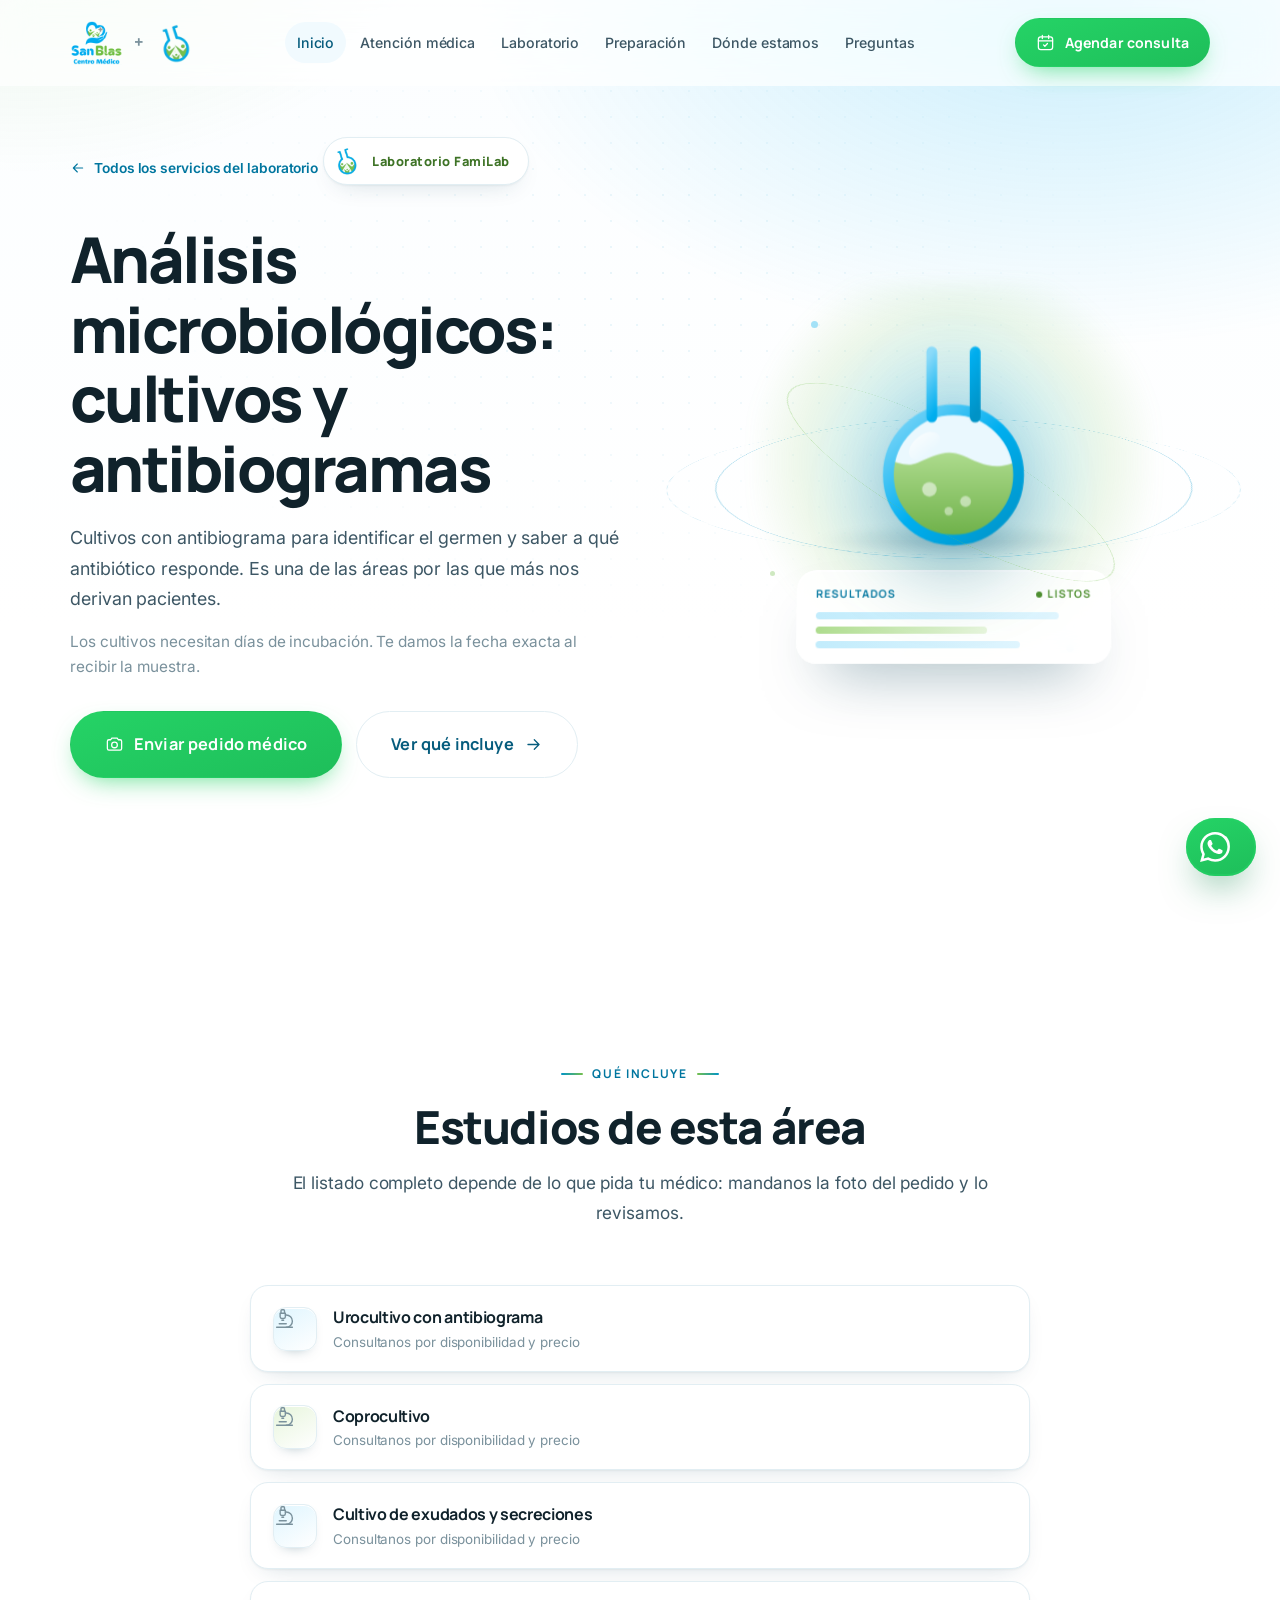
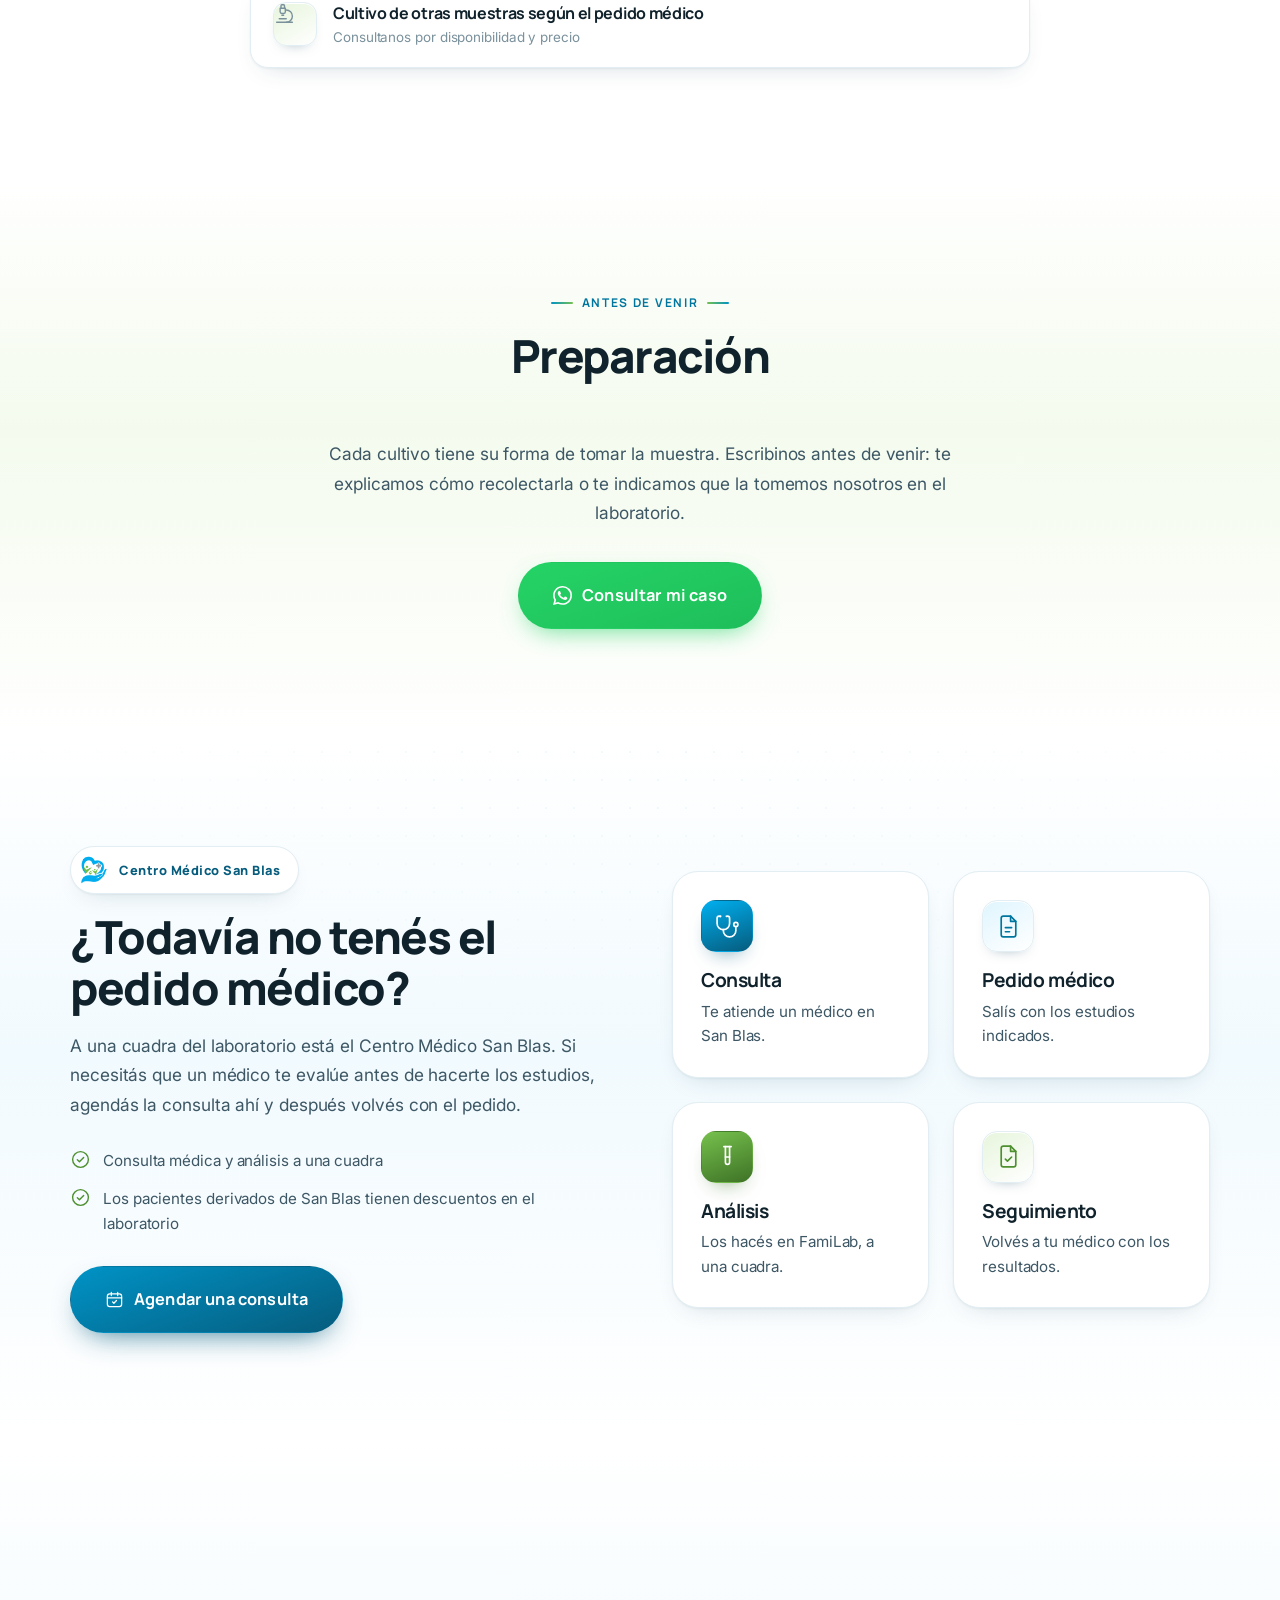
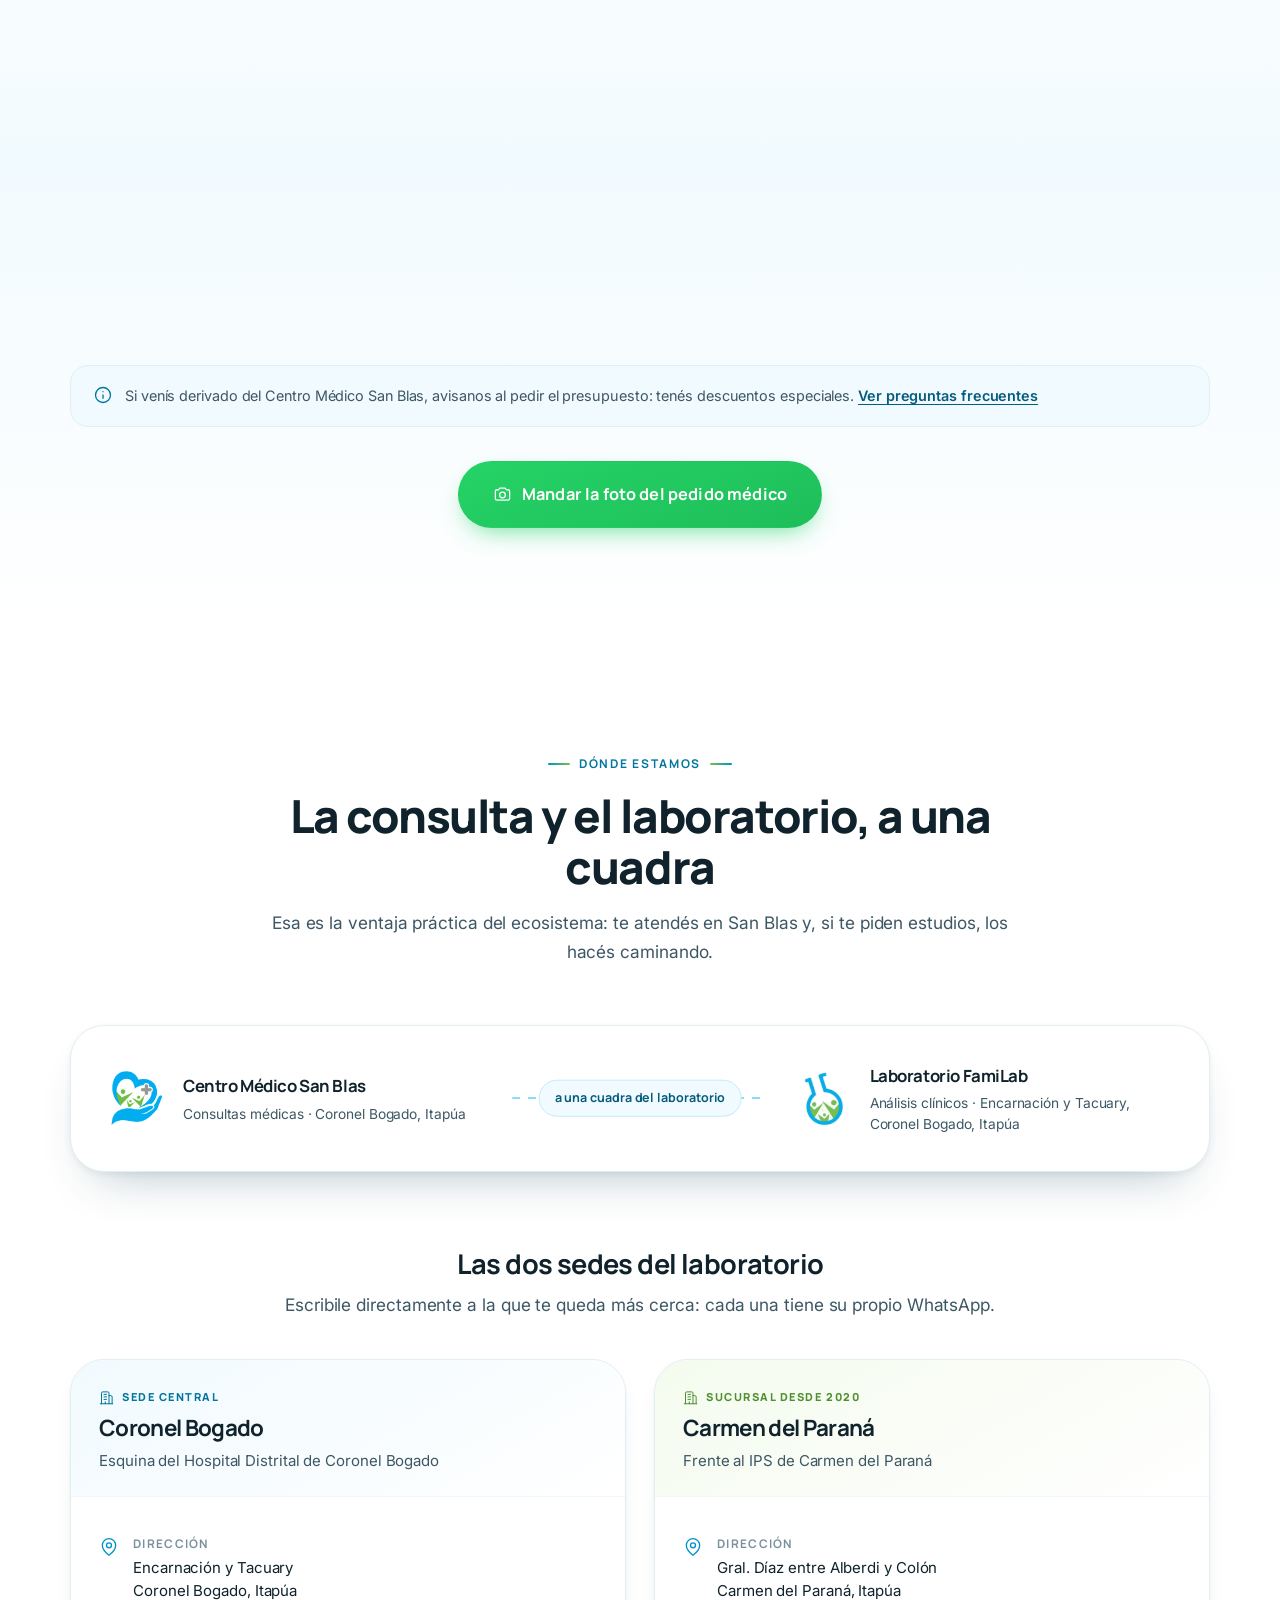
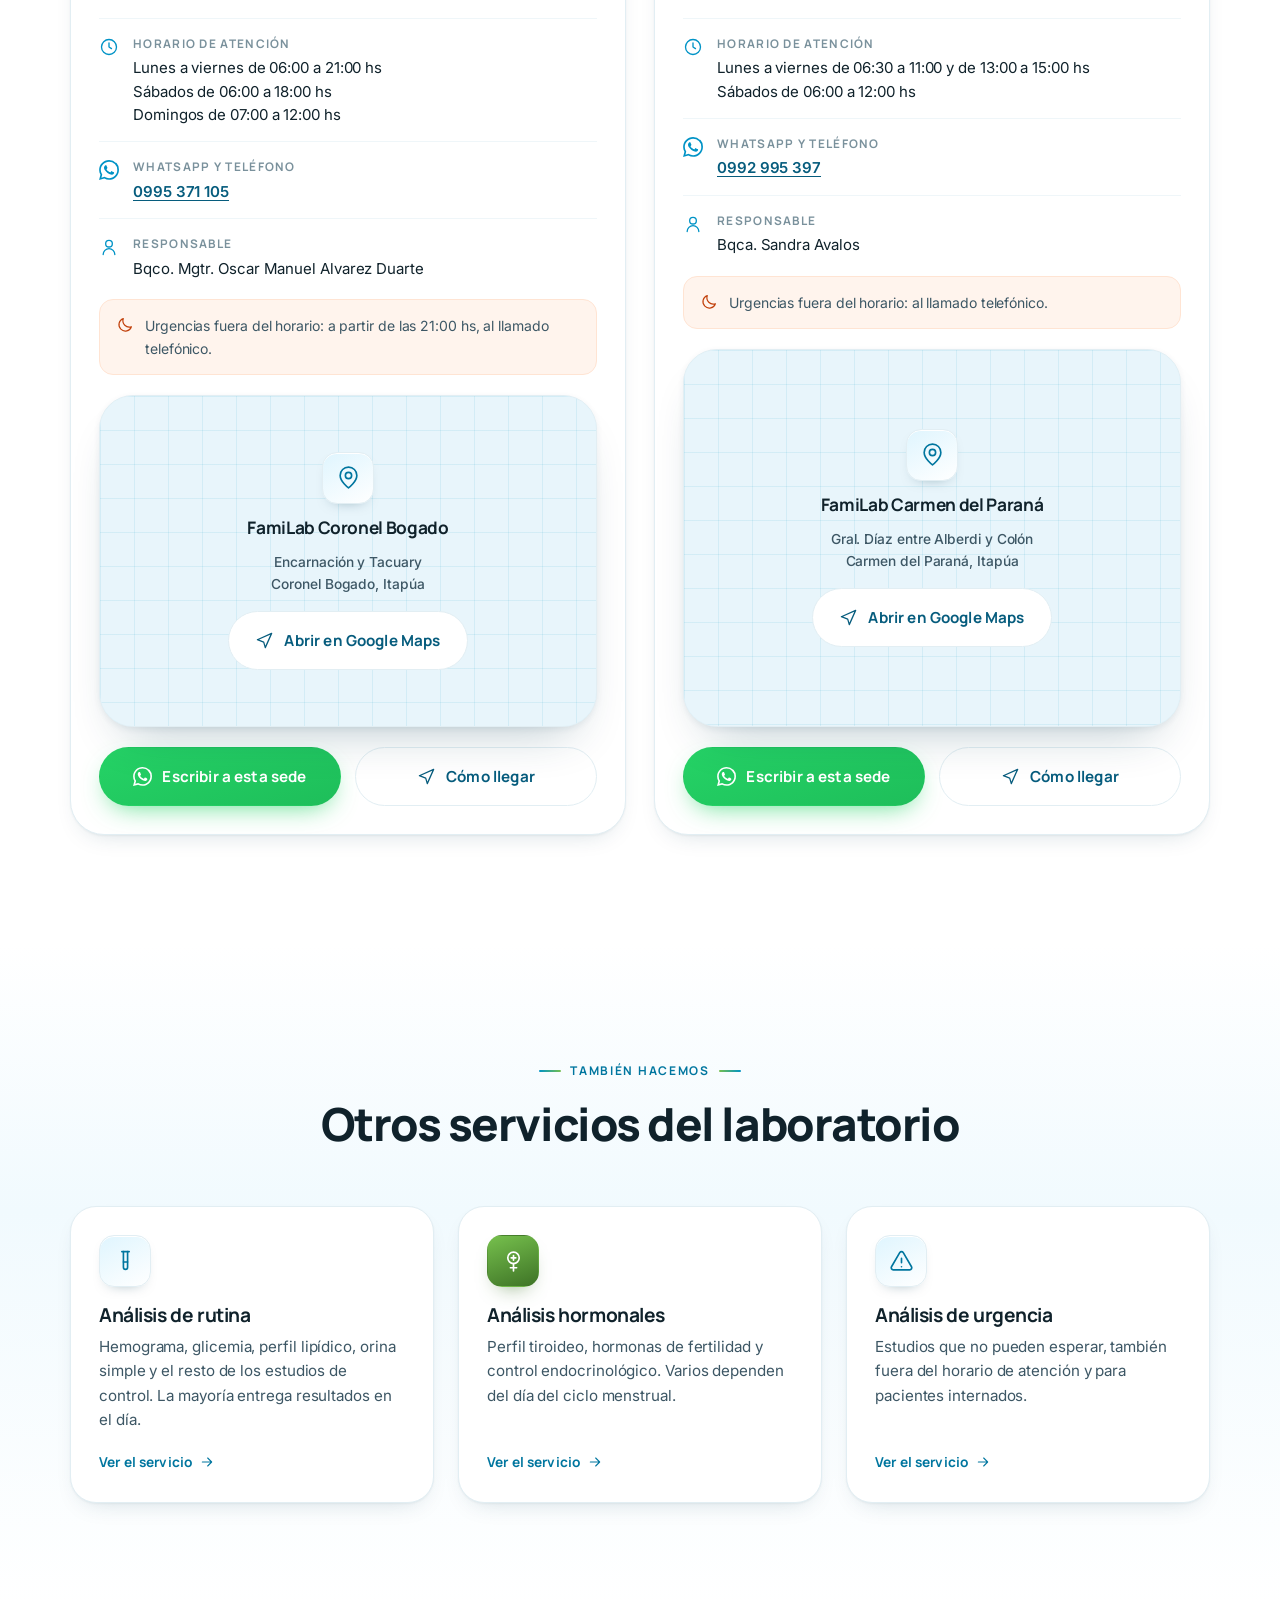
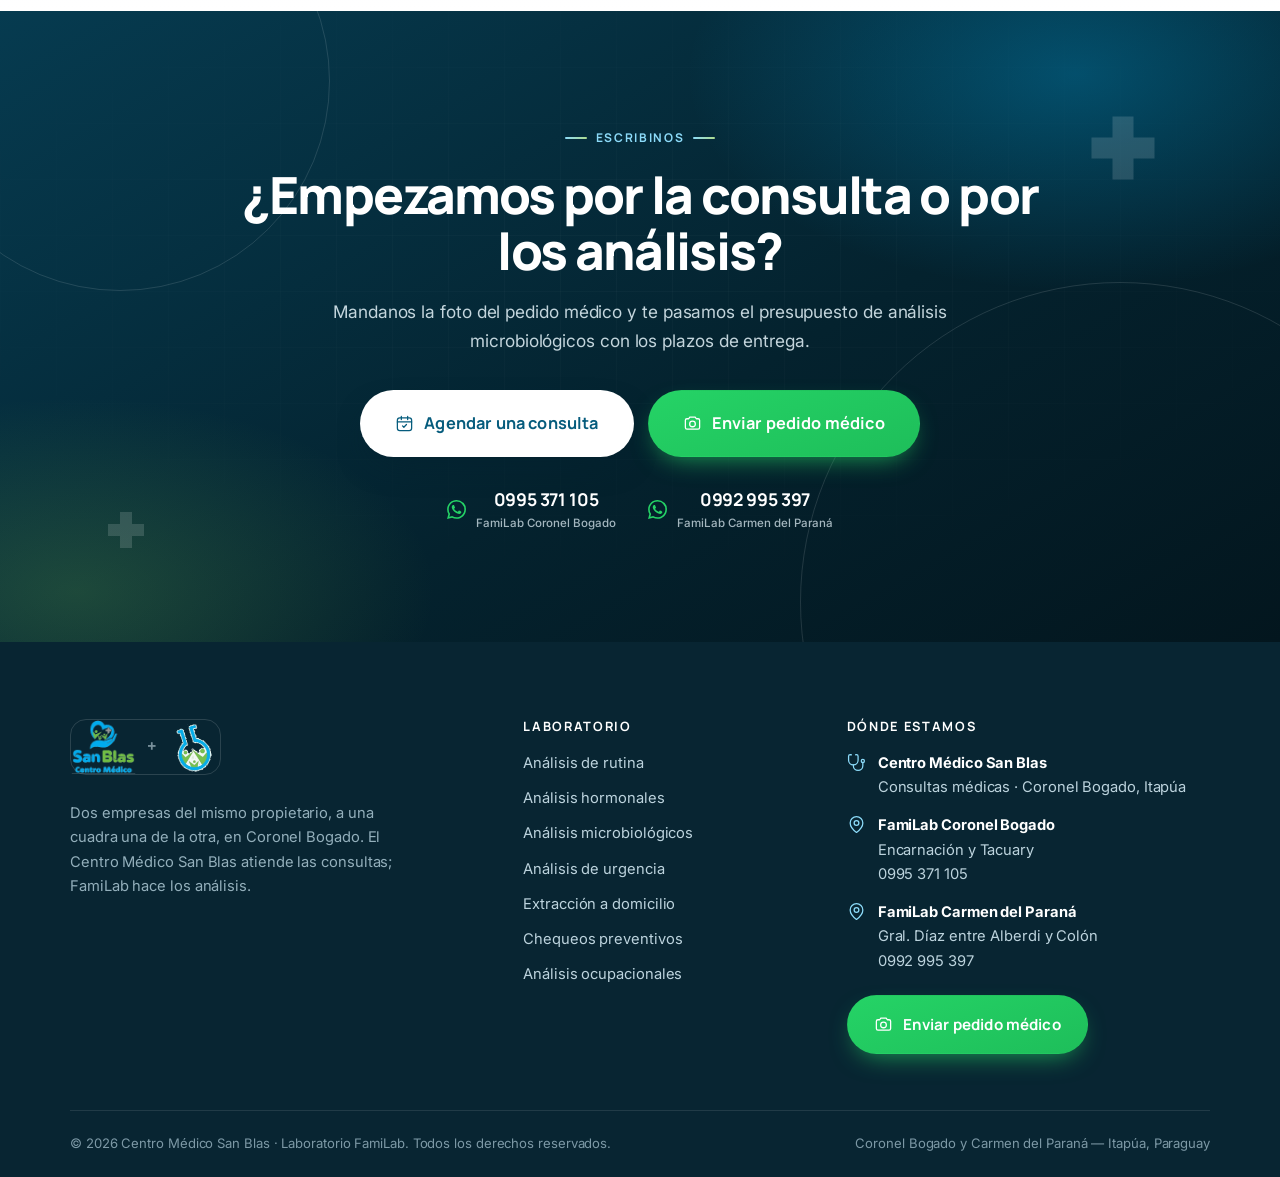
<file: servicios/analisis-microbiologicos/index.html>
<!DOCTYPE html>
<html lang="es-PY">
<head>
<meta charset="UTF-8">
<meta name="viewport" content="width=device-width, initial-scale=1, viewport-fit=cover">
<title>Análisis microbiológicos | Laboratorio FamiLab</title>
<meta name="description" content="Cultivos con antibiograma para identificar el germen y saber a qué antibiótico responde. Es una de las áreas por las que más nos derivan pacientes. Mandá la foto de tu pedido médico por WhatsApp y te pasamos el presupuesto. FamiLab, Coronel Bogado y Carmen del Paraná.">
<meta name="theme-color" content="#00AFF0">
<meta name="robots" content="index, follow">
<link rel="canonical" href="https://familab.com.py/servicios/analisis-microbiologicos/">
<meta property="og:type" content="website">
<meta property="og:locale" content="es_PY">
<meta property="og:site_name" content="Centro Médico San Blas + FamiLab">
<meta property="og:title" content="Análisis microbiológicos | Laboratorio FamiLab">
<meta property="og:description" content="Cultivos con antibiograma para identificar el germen y saber a qué antibiótico responde. Es una de las áreas por las que más nos derivan pacientes. Mandá la foto de tu pedido médico por WhatsApp y te pasamos el presupuesto. FamiLab, Coronel Bogado y Carmen del Paraná.">
<meta property="og:image" content="https://familab.com.py/fotos/san-blas.png">
<meta name="twitter:card" content="summary_large_image">
<link rel="icon" href="data:image/svg+xml,%3Csvg xmlns='http://www.w3.org/2000/svg' viewBox='0 0 32 32'%3E%3Crect width='32' height='32' rx='8' fill='%2300AFF0'/%3E%3Cpath d='M16 25.5C9.5 20.8 5 17.6 5 13.4 5 10 7.6 7.5 10.8 7.5c1.9 0 3.6.9 4.7 2.3l.5.7.5-.7a5.9 5.9 0 0 1 4.7-2.3C24.4 7.5 27 10 27 13.4c0 4.2-4.5 7.4-11 12.1Z' fill='%23fff'/%3E%3C/svg%3E">
<link rel="apple-touch-icon" href="../../fotos/san-blas-marca.png">
<link rel="preconnect" href="https://fonts.googleapis.com">
<link rel="preconnect" href="https://fonts.gstatic.com" crossorigin>
<link rel="stylesheet" href="https://fonts.googleapis.com/css2?family=Inter:wght@400;500;600&family=Manrope:wght@500;600;700;800&display=swap">
<link rel="stylesheet" href="../../assets/estilos.css">
</head>
<body>

<noscript><style>[data-reveal]{opacity:1!important;transform:none!important}</style></noscript>

<!-- ===== Sprite de íconos (inline: cero requests externos) ===== -->
<svg width="0" height="0" aria-hidden="true" focusable="false" style="position:absolute">
<defs>
  <symbol id="i-cross" viewBox="0 0 24 24"><path d="M9 3h6v6h6v6h-6v6H9v-6H3V9h6z" fill="currentColor" stroke="none"/></symbol>
  <symbol id="i-wa" viewBox="0 0 24 24"><path fill="currentColor" stroke="none" d="M17.472 14.382c-.297-.149-1.758-.867-2.03-.967-.273-.099-.471-.148-.67.15-.197.297-.767.966-.94 1.164-.173.199-.347.223-.644.075-.297-.15-1.255-.463-2.39-1.475-.883-.788-1.48-1.761-1.653-2.059-.173-.297-.018-.458.13-.606.134-.133.297-.347.446-.52.149-.174.198-.298.297-.497.099-.198.05-.371-.025-.52-.075-.149-.669-1.612-.916-2.207-.242-.579-.487-.5-.669-.51-.173-.008-.371-.01-.57-.01-.198 0-.52.074-.792.372-.272.297-1.04 1.016-1.04 2.479 0 1.462 1.065 2.875 1.213 3.074.149.198 2.096 3.2 5.077 4.487.709.306 1.262.489 1.694.625.712.227 1.36.195 1.872.118.571-.085 1.758-.719 2.006-1.413.248-.694.248-1.289.173-1.413-.074-.124-.272-.198-.57-.347m-5.421 7.403h-.004a9.87 9.87 0 0 1-5.031-1.378l-.361-.214-3.741.982.998-3.648-.235-.374a9.86 9.86 0 0 1-1.51-5.26c.001-5.45 4.436-9.884 9.888-9.884 2.64 0 5.122 1.03 6.988 2.898a9.82 9.82 0 0 1 2.893 6.994c-.003 5.45-4.437 9.884-9.885 9.884m8.413-18.297A11.81 11.81 0 0 0 12.05 0C5.495 0 .16 5.335.157 11.892c0 2.096.547 4.142 1.588 5.945L.057 24l6.305-1.654a11.88 11.88 0 0 0 5.683 1.448h.005c6.554 0 11.89-5.335 11.893-11.893A11.82 11.82 0 0 0 20.885 3.4"/></symbol>

  <!-- laboratorio -->
  <symbol id="i-flask" viewBox="0 0 24 24"><path d="M10 2v7.3M14 9.3V2M8.5 2h7"/><path d="M14 9.3a6.5 6.5 0 1 1-4 0"/><path d="M5.6 16.5h12.8"/></symbol>
  <symbol id="i-tube" viewBox="0 0 24 24"><path d="M8.5 2.5h7"/><path d="M10 2.5v15a2 2 0 0 0 4 0v-15"/><path d="M10 12.5h4"/></symbol>
  <symbol id="i-tubes" viewBox="0 0 24 24"><path d="M3 3h6M15 3h6"/><path d="M4.5 3v14a2.5 2.5 0 0 0 5 0V3"/><path d="M16.5 3v14a2.5 2.5 0 0 0 5 0V3"/><path d="M4.5 11h5M16.5 11h5"/></symbol>
  <symbol id="i-micro" viewBox="0 0 24 24"><path d="M6 18h8M3 22h18"/><path d="M14 22a7 7 0 0 0 0-14h-1"/><path d="M9 14h2"/><path d="M9 12a2 2 0 0 1-2-2V6h6v4a2 2 0 0 1-2 2Z"/><path d="M12 6V3a1 1 0 0 0-1-1H9a1 1 0 0 0-1 1v3"/></symbol>
  <symbol id="i-drop" viewBox="0 0 24 24"><path d="M12 2.7c3.4 4 6 7 6 10.3a6 6 0 0 1-12 0c0-3.3 2.6-6.3 6-10.3Z"/></symbol>
  <symbol id="i-dna" viewBox="0 0 24 24"><path d="M6 2c0 6 12 4 12 10S6 16 6 22"/><path d="M18 2c0 6-12 4-12 10s12 4 12 10"/><path d="M8.5 6h7M7 10h10M7 14h10M8.5 18h7"/></symbol>
  <symbol id="i-syringe" viewBox="0 0 24 24"><path d="m18 2 4 4M20.5 4.5 16 9"/><path d="m11 5 8 8-5.5 5.5a2 2 0 0 1-2.8 0l-5.2-5.2a2 2 0 0 1 0-2.8Z"/><path d="m8 12 2 2M11 9l2 2M3 21l3.5-3.5"/></symbol>
  <symbol id="i-hormone" viewBox="0 0 24 24"><circle cx="12" cy="8.5" r="5.5"/><path d="M12 14v7M9 18h6"/><path d="M9.8 8.5h4.4M12 6.3v4.4"/></symbol>

  <!-- documentos y presupuesto -->
  <symbol id="i-doc" viewBox="0 0 24 24"><path d="M14 2H7a2 2 0 0 0-2 2v16a2 2 0 0 0 2 2h10a2 2 0 0 0 2-2V7z"/><path d="M14 2v5h5"/><path d="M9 13h6M9 17h4"/></symbol>
  <symbol id="i-doc-check" viewBox="0 0 24 24"><path d="M14 2H7a2 2 0 0 0-2 2v16a2 2 0 0 0 2 2h10a2 2 0 0 0 2-2V7z"/><path d="M14 2v5h5"/><path d="m9 14.5 2 2 4-4"/></symbol>
  <symbol id="i-camera" viewBox="0 0 24 24"><path d="M3 8a2 2 0 0 1 2-2h2.2l1.4-2h6.8l1.4 2H19a2 2 0 0 1 2 2v9a2 2 0 0 1-2 2H5a2 2 0 0 1-2-2Z"/><circle cx="12" cy="12.5" r="3.6"/></symbol>
  <symbol id="i-money" viewBox="0 0 24 24"><rect x="2" y="6" width="20" height="12" rx="2.5"/><circle cx="12" cy="12" r="2.8"/><path d="M6 12h.01M18 12h.01"/></symbol>
  <symbol id="i-card" viewBox="0 0 24 24"><rect x="2" y="5" width="20" height="14" rx="2.5"/><path d="M2 10h20M6 15h4"/></symbol>
  <symbol id="i-clipboard" viewBox="0 0 24 24"><path d="M9 3h6v3H9z"/><path d="M15 4.5h2.5A1.5 1.5 0 0 1 19 6v14a1.5 1.5 0 0 1-1.5 1.5h-11A1.5 1.5 0 0 1 5 20V6a1.5 1.5 0 0 1 1.5-1.5H9"/><path d="M9 11h6M9 15h4"/></symbol>

  <!-- tiempo, lugares y contacto -->
  <symbol id="i-clock" viewBox="0 0 24 24"><circle cx="12" cy="12" r="9"/><path d="M12 7v5l3 2"/></symbol>
  <symbol id="i-moon" viewBox="0 0 24 24"><path d="M20.5 14.3A8.5 8.5 0 0 1 9.7 3.5a8.5 8.5 0 1 0 10.8 10.8Z"/></symbol>
  <symbol id="i-sunrise" viewBox="0 0 24 24"><path d="M12 3v4M5.6 9.6 4 8M18.4 9.6 20 8M2 18h20M6 14a6 6 0 0 1 12 0"/><path d="M8 21h8"/></symbol>
  <symbol id="i-pin" viewBox="0 0 24 24"><path d="M20 10c0 6-8 12-8 12s-8-6-8-12a8 8 0 0 1 16 0Z"/><circle cx="12" cy="10" r="3"/></symbol>
  <symbol id="i-nav" viewBox="0 0 24 24"><path d="M3 11 21 3l-8 18-2-7z"/></symbol>
  <symbol id="i-phone" viewBox="0 0 24 24"><path d="M21 16.9v2.6a2 2 0 0 1-2.2 2 19.5 19.5 0 0 1-8.5-3 19.2 19.2 0 0 1-5.9-5.9 19.5 19.5 0 0 1-3-8.6A2 2 0 0 1 3.4 2H6a2 2 0 0 1 2 1.7c.1 1 .4 2 .7 2.9a2 2 0 0 1-.5 2.1L7.1 9.9a16 16 0 0 0 6 6l1.2-1.1a2 2 0 0 1 2.1-.5c.9.3 1.9.6 2.9.7a2 2 0 0 1 1.7 2Z"/></symbol>
  <symbol id="i-home" viewBox="0 0 24 24"><path d="m3 9 9-7 9 7v11a2 2 0 0 1-2 2H5a2 2 0 0 1-2-2z"/><path d="M9 22V12h6v10"/></symbol>
  <symbol id="i-building" viewBox="0 0 24 24"><path d="M4 22V5a2 2 0 0 1 2-2h8a2 2 0 0 1 2 2v17"/><path d="M16 9h3a2 2 0 0 1 2 2v11M2 22h20"/><path d="M8 7h4M8 11h4M8 15h4M10 22v-3"/></symbol>
  <symbol id="i-hospital" viewBox="0 0 24 24"><path d="M3 22V8a2 2 0 0 1 2-2h14a2 2 0 0 1 2 2v14M2 22h20"/><path d="M10 6V3.5A1.5 1.5 0 0 1 11.5 2h1A1.5 1.5 0 0 1 14 3.5V6"/><path d="M11 11h2M12 10v3M9 22v-4h6v4"/></symbol>
  <symbol id="i-truck" viewBox="0 0 24 24"><path d="M2 7.5A1.5 1.5 0 0 1 3.5 6H14v11H3.5A1.5 1.5 0 0 1 2 15.5Z"/><path d="M14 10h3.6a2 2 0 0 1 1.7 1l2 3.2a2 2 0 0 1 .3 1.1V17h-7.6"/><circle cx="7.5" cy="18.5" r="2"/><circle cx="17.5" cy="18.5" r="2"/></symbol>

  <!-- personas y salud -->
  <symbol id="i-users" viewBox="0 0 24 24"><path d="M16 21v-2a4 4 0 0 0-4-4H6a4 4 0 0 0-4 4v2"/><circle cx="9" cy="7" r="4"/><path d="M22 21v-2a4 4 0 0 0-3-3.87"/><path d="M16 3.13a4 4 0 0 1 0 7.75"/></symbol>
  <symbol id="i-user" viewBox="0 0 24 24"><circle cx="12" cy="8" r="4"/><path d="M5 21a7 7 0 0 1 14 0"/></symbol>
  <symbol id="i-stetho" viewBox="0 0 24 24"><path d="M4.8 2.3A.3.3 0 1 0 5 2H4a2 2 0 0 0-2 2v5a6 6 0 0 0 12 0V4a2 2 0 0 0-2-2h-1a.2.2 0 1 0 .3.3"/><path d="M8 15v1a6 6 0 0 0 12 0v-4"/><circle cx="20" cy="10" r="2"/></symbol>
  <symbol id="i-heart" viewBox="0 0 24 24"><path d="M19 14c1.49-1.46 3-3.21 3-5.5A5.5 5.5 0 0 0 16.5 3c-1.76 0-3 .5-4.5 2-1.5-1.5-2.74-2-4.5-2A5.5 5.5 0 0 0 2 8.5c0 2.3 1.5 4.05 3 5.5l7 7Z"/></symbol>
  <symbol id="i-pulse" viewBox="0 0 24 24"><path d="M22 12h-4l-3 9L9 3l-3 9H2"/></symbol>
  <symbol id="i-baby" viewBox="0 0 24 24"><circle cx="12" cy="9" r="6"/><path d="M9.5 8h.01M14.5 8h.01"/><path d="M10 11.6a3.2 3.2 0 0 0 4 0"/><path d="M7 15.5 6 22M17 15.5 18 22M12 15v7"/></symbol>
  <symbol id="i-smile" viewBox="0 0 24 24"><circle cx="12" cy="12" r="9"/><path d="M9 10h.01M15 10h.01"/><path d="M8.6 14.3a4.6 4.6 0 0 0 6.8 0"/></symbol>
  <symbol id="i-briefcase" viewBox="0 0 24 24"><rect x="2" y="7" width="20" height="14" rx="2.5"/><path d="M8.5 7V5a2 2 0 0 1 2-2h3a2 2 0 0 1 2 2v2M2 13h20"/></symbol>
  <symbol id="i-hand" viewBox="0 0 24 24"><path d="M11 13V4.5a1.5 1.5 0 0 1 3 0V12"/><path d="M14 11.5V4a1.5 1.5 0 0 1 3 0v8"/><path d="M17 11V6.5a1.5 1.5 0 0 1 3 0V15a7 7 0 0 1-7 7h-1a7 7 0 0 1-7-7v-2.5a1.5 1.5 0 0 1 3 0V15"/></symbol>

  <!-- estados -->
  <symbol id="i-check" viewBox="0 0 24 24"><path d="m20 6-11 11-5-5"/></symbol>
  <symbol id="i-check-c" viewBox="0 0 24 24"><circle cx="12" cy="12" r="9"/><path d="m8.4 12.2 2.4 2.4 4.8-5"/></symbol>
  <symbol id="i-alert" viewBox="0 0 24 24"><path d="M10.3 3.5 2.4 17a2 2 0 0 0 1.7 3h15.8a2 2 0 0 0 1.7-3L13.7 3.5a2 2 0 0 0-3.4 0Z"/><path d="M12 9v4M12 17h.01"/></symbol>
  <symbol id="i-info" viewBox="0 0 24 24"><circle cx="12" cy="12" r="9"/><path d="M12 16v-4M12 8h.01"/></symbol>
  <symbol id="i-shield" viewBox="0 0 24 24"><path d="M12 22s8-4 8-10V5.5L12 2 4 5.5V12c0 6 8 10 8 10Z"/><path d="m9 12 2 2 4-4"/></symbol>
  <symbol id="i-award" viewBox="0 0 24 24"><circle cx="12" cy="9" r="6"/><path d="m8.2 14.3-1.4 7.2 5.2-2.7 5.2 2.7-1.4-7.2"/></symbol>
  <symbol id="i-star" viewBox="0 0 24 24"><path d="m12 3 2.7 5.6 6.1.9-4.4 4.3 1 6.1-5.4-2.9-5.4 2.9 1-6.1L3.2 9.5l6.1-.9z"/></symbol>
  <symbol id="i-sparkle" viewBox="0 0 24 24"><path d="M12 3.2 13.9 9l5.8 1.9-5.8 1.9L12 18.6 10.1 12.8 4.3 10.9 10.1 9z"/><path d="M18.5 3v3M17 4.5h3"/></symbol>
  <symbol id="i-bulb" viewBox="0 0 24 24"><path d="M9.5 18.5h5M10.5 21.5h3"/><path d="M12 2.5a6.3 6.3 0 0 0-3.7 11.4c.5.4.8 1 .9 1.6h5.6c.1-.6.4-1.2.9-1.6A6.3 6.3 0 0 0 12 2.5Z"/></symbol>
  <symbol id="i-search" viewBox="0 0 24 24"><circle cx="11" cy="11" r="7"/><path d="m20 20-3.9-3.9"/></symbol>
  <symbol id="i-chat" viewBox="0 0 24 24"><path d="M21 12a8.5 8.5 0 0 1-12.2 7.6L3 21l1.4-5.8A8.5 8.5 0 1 1 21 12Z"/><path d="M8.5 11h.01M12 11h.01M15.5 11h.01"/></symbol>
  <symbol id="i-no-food" viewBox="0 0 24 24"><circle cx="12" cy="12" r="9"/><path d="M5.6 5.6 18.4 18.4"/><path d="M9 7.5v4a1.6 1.6 0 0 0 1.6 1.6M12.4 7.5v2.2"/></symbol>
  <symbol id="i-calendar" viewBox="0 0 24 24"><rect x="3" y="5" width="18" height="16" rx="3"/><path d="M8 3v4M16 3v4M3 10h18"/><path d="m9.5 15 1.7 1.7 3.3-3.4"/></symbol>
  <symbol id="i-chevron" viewBox="0 0 24 24"><path d="m6 9 6 6 6-6"/></symbol>
  <symbol id="i-arrow" viewBox="0 0 24 24"><path d="M5 12h14m-6-6 6 6-6 6"/></symbol>
  <symbol id="i-menu" viewBox="0 0 24 24"><path d="M4 7h16M4 12h16M4 17h16"/></symbol>
  <symbol id="i-close" viewBox="0 0 24 24"><path d="m6 6 12 12M18 6 6 18"/></symbol>
</defs>
</svg>

<header class="hdr" id="hdr">
  <div class="wrap">
    <a href="../../index.html" class="logo" aria-label="Centro Médico San Blas y Laboratorio FamiLab — inicio">
      <span class="marca-dual">
        <img class="m-sb" src="../../fotos/san-blas.png" alt="Centro Médico San Blas" width="560" height="464" decoding="async">
        <span class="m-mas" aria-hidden="true">+</span>
        <img class="m-fl" src="../../fotos/logo-marca.png" alt="Laboratorio FamiLab" width="400" height="400" decoding="async">
      </span>
    </a>
    <nav class="nav" id="nav" aria-label="Navegación principal">
      <a href="../../index.html#inicio">Inicio</a>
      <a href="../../index.html#san-blas">Atención médica</a>
      <a href="../../index.html#familab">Laboratorio</a>
      <a href="../../index.html#preparacion">Preparación</a>
      <a href="../../index.html#ubicacion">Dónde estamos</a>
      <a href="../../index.html#preguntas">Preguntas</a>
    </nav>
    <div class="hdr-cta">
      <a class="btn btn--wa" href="https://wa.me/595995371105?text=Hola%2C%20quiero%20agendar%20una%20consulta%20en%20el%20Centro%20M%C3%A9dico%20San%20Blas." target="_blank" rel="noopener">
        <svg class="ico" aria-hidden="true"><use href="#i-calendar"/></svg> Agendar consulta
      </a>
      <button class="burger" id="burger" aria-label="Abrir menú" aria-expanded="false" aria-controls="mnav">
        <svg class="ico" id="burger-i" aria-hidden="true"><use href="#i-menu"/></svg>
      </button>
    </div>
  </div>
</header>

<div class="mnav" id="mnav">
  <a href="../../index.html#inicio">Inicio</a>
  <a href="../../index.html#san-blas">Atención médica</a>
  <a href="../../index.html#familab">Laboratorio</a>
  <a href="../../index.html#preparacion">Preparación</a>
  <a href="../../index.html#ubicacion">Dónde estamos</a>
  <a href="../../index.html#preguntas">Preguntas</a>
  <a class="btn btn--brand btn--block" href="https://wa.me/595995371105?text=Hola%2C%20quiero%20agendar%20una%20consulta%20en%20el%20Centro%20M%C3%A9dico%20San%20Blas." target="_blank" rel="noopener">
    <svg class="ico" aria-hidden="true"><use href="#i-calendar"/></svg> Agendar consulta
  </a>
  <a class="btn btn--wa btn--block" style="margin-top:10px" href="https://wa.me/595995371105?text=Hola%2C%20quiero%20un%20presupuesto.%20Les%20mando%20la%20foto%20de%20mi%20pedido%20m%C3%A9dico." target="_blank" rel="noopener">
    <svg class="ico" aria-hidden="true"><use href="#i-camera"/></svg> Enviar pedido médico
  </a>
</div>

<main id="inicio">

<section class="hero">
  <div class="wrap hero-grid">
    <div class="hero-copy">
      <a class="volver" href="../../index.html#familab"><svg aria-hidden="true"><use href="#i-arrow"/></svg> Todos los servicios del laboratorio</a>
      <span class="marca-chip marca-chip--fl" data-reveal style="margin-bottom:18px">
        <img src="../../fotos/logo-marca.png" alt="" width="400" height="400" decoding="async"> Laboratorio FamiLab
      </span>
      <h1 data-reveal>Análisis microbiológicos: cultivos y antibiogramas</h1>
      <p class="hero-sub" data-reveal style="--d:120ms">Cultivos con antibiograma para identificar el germen y saber a qué antibiótico responde. Es una de las áreas por las que más nos derivan pacientes.</p>
      <p class="hero-note" data-reveal style="--d:180ms">Los cultivos necesitan días de incubación. Te damos la fecha exacta al recibir la muestra.</p>
      <div class="btn-row" data-reveal style="--d:240ms">
        <a class="btn btn--wa btn--lg" href="https://wa.me/595995371105?text=Hola%2C%20quiero%20consultar%20por%20an%C3%A1lisis%20microbiol%C3%B3gicos.%20Les%20mando%20la%20foto%20del%20pedido%20m%C3%A9dico." target="_blank" rel="noopener">
          <svg class="ico" aria-hidden="true"><use href="#i-camera"/></svg> Enviar pedido médico
        </a>
        <a class="btn btn--ghost btn--lg" href="#incluye">Ver qué incluye <svg class="ico" aria-hidden="true"><use href="#i-arrow"/></svg></a>
      </div>
      <div class="hero-mini" data-reveal style="--d:300ms">
        <span><svg aria-hidden="true"><use href="#i-check-c"/></svg> Coronel Bogado y Carmen del Paraná</span>
        <span><svg aria-hidden="true"><use href="#i-check-c"/></svg> Bioquímicos matriculados</span>
      </div>
    </div>
    <div class="scene" aria-hidden="true">
      <div class="scene-in">
        <div class="glow"></div>
        <div class="ring ring--c"></div>
        <div class="ring ring--a"><i></i></div>
        <div class="ring ring--b"><i></i></div>
        <div class="pedestal"></div>
        <div class="flask-wrap">
          <svg class="ill" viewBox="0 0 180 200">
            <defs>
              <linearGradient id="vidrio" x1="0" y1="0" x2="1" y2="1">
                <stop offset="0" stop-color="#8CDBF9"/><stop offset=".5" stop-color="#00AFF0"/><stop offset="1" stop-color="#0093C6"/>
              </linearGradient>
              <linearGradient id="liquido" x1="0" y1="0" x2="0" y2="1">
                <stop offset="0" stop-color="#AEDC8E"/><stop offset="1" stop-color="#63A93D"/>
              </linearGradient>
              <linearGradient id="brillo" x1="0" y1="0" x2="0" y2="1">
                <stop offset="0" stop-color="#fff" stop-opacity=".9"/><stop offset="1" stop-color="#fff" stop-opacity="0"/>
              </linearGradient>
              <clipPath id="bulbo"><circle cx="90" cy="128" r="54"/></clipPath>
            </defs>
            <circle cx="90" cy="128" r="54" fill="#EAF8FE"/>
            <g clip-path="url(#bulbo)">
              <path fill="url(#liquido)" d="M20 118c14-9 26 6 40 0s24-12 38-6 26 14 46 4v76H20Z"/>
              <circle class="bubble" cx="70" cy="140" r="6" fill="#fff" opacity=".55"/>
              <circle class="bubble" cx="100" cy="150" r="4.5" fill="#fff" opacity=".5"/>
              <circle class="bubble" cx="86" cy="158" r="3.5" fill="#fff" opacity=".45"/>
            </g>
            <circle cx="90" cy="128" r="54" fill="none" stroke="url(#vidrio)" stroke-width="9"/>
            <path d="M72 80V26M108 80V26" fill="none" stroke="url(#vidrio)" stroke-width="9" stroke-linecap="round"/>
            <path d="M64 24h18M98 24h18" fill="none" stroke="url(#vidrio)" stroke-width="9" stroke-linecap="round"/>
            <ellipse cx="66" cy="104" rx="15" ry="9" fill="url(#brillo)" transform="rotate(-38 66 104)" opacity=".75"/>
          </svg>
        </div>
        <div class="res-card">
          <div class="lbl"><span>Resultados</span><em>listos</em></div>
          <div class="res-rows"><i></i><i></i><i></i></div>
        </div>
        <div class="particles">
          <i style="width:7px;height:7px;top:16%;left:22%"></i>
          <i style="width:5px;height:5px;top:64%;left:14%;animation-delay:1.6s"></i>
          <i style="width:8px;height:8px;top:78%;left:72%;animation-delay:3.1s"></i>
        </div>
      </div>
    </div>
  </div>
</section>

<section class="sec" id="incluye">
  <div class="wrap" style="max-width:820px">
    <div class="sec-head center" data-reveal>
      <span class="eyebrow">Qué incluye</span>
      <h2>Estudios de esta área</h2>
      <p class="lead" style="margin-top:16px">El listado completo depende de lo que pida tu médico: mandanos la foto del pedido y lo revisamos.</p>
    </div>
    <div class="proc-list">
        <div class="proc"><span class="itile"><svg class="ico" aria-hidden="true"><use href="#i-micro"/></svg></span><div><b>Urocultivo con antibiograma</b><span>Consultanos por disponibilidad y precio</span></div></div>
        <div class="proc"><span class="itile itile--soft"><svg class="ico" aria-hidden="true"><use href="#i-micro"/></svg></span><div><b>Coprocultivo</b><span>Consultanos por disponibilidad y precio</span></div></div>
        <div class="proc"><span class="itile"><svg class="ico" aria-hidden="true"><use href="#i-micro"/></svg></span><div><b>Cultivo de exudados y secreciones</b><span>Consultanos por disponibilidad y precio</span></div></div>
        <div class="proc"><span class="itile itile--soft"><svg class="ico" aria-hidden="true"><use href="#i-micro"/></svg></span><div><b>Cultivo de otras muestras según el pedido médico</b><span>Consultanos por disponibilidad y precio</span></div></div>
    </div>
  </div>
</section>

<section class="sec sec--leaf">
  <div class="wrap" style="max-width:820px">
    <div class="sec-head center" data-reveal>
      <span class="eyebrow">Antes de venir</span>
      <h2>Preparación</h2>
    </div>
    <p class="lead center" data-reveal style="max-width:64ch;margin-inline:auto">Cada cultivo tiene su forma de tomar la muestra. Escribinos antes de venir: te explicamos cómo recolectarla o te indicamos que la tomemos nosotros en el laboratorio.</p>
    <div class="center" style="margin-top:34px" data-reveal>
      <a class="btn btn--wa btn--lg" href="https://wa.me/595995371105?text=Hola%2C%20quiero%20consultar%20por%20an%C3%A1lisis%20microbiol%C3%B3gicos.%20Les%20mando%20la%20foto%20del%20pedido%20m%C3%A9dico." target="_blank" rel="noopener">
        <svg class="ico" aria-hidden="true"><use href="#i-wa"/></svg> Consultar mi caso
      </a>
    </div>
  </div>
</section>

<section class="sec sec--sb">
  <div class="wrap split">
    <div data-reveal>
      <span class="marca-chip marca-chip--sb" style="margin-bottom:18px">
        <img src="../../fotos/san-blas-marca.png" alt="" width="400" height="400" decoding="async"> Centro Médico San Blas
      </span>
      <h2>¿Todavía no tenés el pedido médico?</h2>
      <p class="lead" style="margin-top:18px">
        A una cuadra del laboratorio está el Centro Médico San Blas. Si necesitás que un médico te evalúe
        antes de hacerte los estudios, agendás la consulta ahí y después volvés con el pedido.
      </p>
      <ul class="checklist">
        <li><svg aria-hidden="true"><use href="#i-check-c"/></svg> Consulta médica y análisis a una cuadra</li>
        <li><svg aria-hidden="true"><use href="#i-check-c"/></svg> Los pacientes derivados de San Blas tienen descuentos en el laboratorio</li>
      </ul>
      <div class="btn-row" style="margin-top:30px">
        <a class="btn btn--brand btn--lg" href="https://wa.me/595995371105?text=Hola%2C%20quiero%20agendar%20una%20consulta%20en%20el%20Centro%20M%C3%A9dico%20San%20Blas." target="_blank" rel="noopener">
          <svg class="ico" aria-hidden="true"><use href="#i-calendar"/></svg> Agendar una consulta
        </a>
      </div>
    </div>
    <div data-reveal style="--d:120ms">
      <div class="grid lab-grid">
        <div class="card"><span class="itile itile--accent"><svg class="ico" aria-hidden="true"><use href="#i-stetho"/></svg></span><h3>Consulta</h3><p>Te atiende un médico en San Blas.</p></div>
        <div class="card"><span class="itile"><svg class="ico" aria-hidden="true"><use href="#i-doc"/></svg></span><h3>Pedido médico</h3><p>Salís con los estudios indicados.</p></div>
        <div class="card"><span class="itile itile--leaf"><svg class="ico" aria-hidden="true"><use href="#i-tube"/></svg></span><h3>Análisis</h3><p>Los hacés en FamiLab, a una cuadra.</p></div>
        <div class="card"><span class="itile itile--soft"><svg class="ico" aria-hidden="true"><use href="#i-doc-check"/></svg></span><h3>Seguimiento</h3><p>Volvés a tu médico con los resultados.</p></div>
      </div>
    </div>
  </div>
</section>

<section class="sec sec--sky" id="presupuesto">
  <div class="wrap">
    <div class="sec-head center" data-reveal>
      <span class="eyebrow">Presupuesto de laboratorio</span>
      <h2>Cómo saber cuánto te sale</h2>
      <p class="lead" style="margin-top:16px">No hace falta llamar ni venir hasta el laboratorio para preguntar el precio.</p>
    </div>
    <div class="pasos">
      <article class="paso" data-reveal>
        <h3>Sacale una foto al pedido médico</h3>
        <p>Mandala por WhatsApp al número de la sede que te queda más cerca. Si no tenés pedido, contanos qué querés controlar.</p>
      </article>
      <article class="paso" data-reveal style="--d:90ms">
        <h3>Te pasamos el presupuesto</h3>
        <p>Te decimos el precio de cada determinación, qué muestras vamos a tomar, si necesitás ayuno y cuándo estarían los resultados.</p>
      </article>
      <article class="paso" data-reveal style="--d:180ms">
        <h3>Venís, o vamos nosotros</h3>
        <p>Se atiende por orden de llegada en el horario de cada sede. Si no podés trasladarte, coordinamos la extracción a domicilio.</p>
      </article>
    </div>
    <div class="paso-nota" data-reveal>
      <svg aria-hidden="true"><use href="#i-info"/></svg>
      <span>Si venís derivado del Centro Médico San Blas, avisanos al pedir el presupuesto: tenés descuentos especiales.
      <a href="../../index.html#preguntas">Ver preguntas frecuentes</a></span>
    </div>
    <div class="center" style="margin-top:34px" data-reveal>
      <a class="btn btn--wa btn--lg" href="https://wa.me/595995371105?text=Hola%2C%20quiero%20un%20presupuesto.%20Les%20mando%20la%20foto%20de%20mi%20pedido%20m%C3%A9dico." target="_blank" rel="noopener">
        <svg class="ico" aria-hidden="true"><use href="#i-camera"/></svg> Mandar la foto del pedido médico
      </a>
    </div>
  </div>
</section>

<section class="sec" id="ubicacion">
  <div class="wrap">
    <div class="sec-head center" data-reveal>
      <span class="eyebrow">Dónde estamos</span>
      <h2>La consulta y el laboratorio, a una cuadra</h2>
      <p class="lead" style="margin-top:16px">Esa es la ventaja práctica del ecosistema: te atendés en San Blas y,
      si te piden estudios, los hacés caminando.</p>
    </div>

    <div class="cuadra" data-reveal>
      <div class="cuadra-punto cuadra-punto--sb">
        <img src="../../fotos/san-blas-marca.png" alt="" width="400" height="400" decoding="async">
        <div>
          <b>Centro Médico San Blas</b>
          <span>Consultas médicas · Coronel Bogado, Itapúa</span>
        </div>
      </div>
      <div class="cuadra-linea" aria-hidden="true">
        <span class="cuadra-dist">a una cuadra del laboratorio</span>
      </div>
      <div class="cuadra-punto cuadra-punto--fl">
        <img src="../../fotos/logo-marca.png" alt="" width="400" height="400" decoding="async">
        <div>
          <b>Laboratorio FamiLab</b>
          <span>Análisis clínicos · Encarnación y Tacuary, Coronel Bogado, Itapúa</span>
        </div>
      </div>
    </div>

    <div class="sec-head center" data-reveal style="margin-top:clamp(48px,6vw,80px);margin-bottom:clamp(28px,3vw,40px)">
      <h3 style="font-size:clamp(1.3rem,2.4vw,1.7rem)">Las dos sedes del laboratorio</h3>
      <p class="lead" style="margin-top:12px">Escribile directamente a la que te queda más cerca: cada una tiene su propio WhatsApp.</p>
    </div>
    <div class="sedes">
      <article class="sede" data-reveal style="--d:0ms">
        <div class="sede-top">
          <span class="kicker"><svg class="ico" style="width:15px;height:15px" aria-hidden="true"><use href="#i-building"/></svg> Sede central</span>
          <h3>Coronel Bogado</h3>
          <p>Esquina del Hospital Distrital de Coronel Bogado</p>
        </div>
        <div class="sede-body">
          <div class="sede-rows">
            <div class="sede-row">
              <svg aria-hidden="true"><use href="#i-pin"/></svg>
              <div><b>Dirección</b><p>Encarnación y Tacuary<br>Coronel Bogado, Itapúa</p></div>
            </div>
            <div class="sede-row">
              <svg aria-hidden="true"><use href="#i-clock"/></svg>
              <div><b>Horario de atención</b><p>Lunes a viernes de 06:00 a 21:00 hs<br>Sábados de 06:00 a 18:00 hs<br>Domingos de 07:00 a 12:00 hs</p></div>
            </div>
            <div class="sede-row">
              <svg aria-hidden="true"><use href="#i-wa"/></svg>
              <div><b>WhatsApp y teléfono</b><p><a href="https://wa.me/595995371105?text=Hola%2C%20quiero%20un%20presupuesto.%20Les%20mando%20la%20foto%20de%20mi%20pedido%20m%C3%A9dico." target="_blank" rel="noopener">0995 371 105</a></p></div>
            </div>
            <div class="sede-row">
              <svg aria-hidden="true"><use href="#i-user"/></svg>
              <div><b>Responsable</b><p>Bqco. Mgtr. Oscar Manuel Alvarez Duarte</p></div>
            </div>
          </div>
          <div class="sede-urg">
            <svg aria-hidden="true"><use href="#i-moon"/></svg>
            <span>Urgencias fuera del horario: a partir de las 21:00 hs, al llamado telefónico.</span>
          </div>
          <div class="map-card" style="margin-top:20px;min-height:250px"
               data-map="-27.169587,-56.233484 (Laboratorio FamiLab)" data-map-title="Mapa con la ubicación de FamiLab en Coronel Bogado">
            <div class="map-ph">
              <span class="itile"><svg class="ico" aria-hidden="true"><use href="#i-pin"/></svg></span>
              <b>FamiLab Coronel Bogado</b>
              <span>Encarnación y Tacuary<br>Coronel Bogado, Itapúa</span>
              <a class="btn btn--ghost" href="https://www.google.com/maps/search/?api=1&query=-27.169587%2C-56.233484" target="_blank" rel="noopener">
                <svg class="ico" aria-hidden="true"><use href="#i-nav"/></svg> Abrir en Google Maps
              </a>
            </div>
          </div>
          <div class="btn-row">
            <a class="btn btn--wa" href="https://wa.me/595995371105?text=Hola%2C%20quiero%20un%20presupuesto.%20Les%20mando%20la%20foto%20de%20mi%20pedido%20m%C3%A9dico." target="_blank" rel="noopener">
              <svg class="ico" aria-hidden="true"><use href="#i-wa"/></svg> Escribir a esta sede
            </a>
            <a class="btn btn--ghost" href="https://www.google.com/maps/dir/?api=1&destination=-27.169587%2C-56.233484" target="_blank" rel="noopener">
              <svg class="ico" aria-hidden="true"><use href="#i-nav"/></svg> Cómo llegar
            </a>
          </div>
        </div>
      </article>
      <article class="sede" data-reveal style="--d:110ms">
        <div class="sede-top">
          <span class="kicker"><svg class="ico" style="width:15px;height:15px" aria-hidden="true"><use href="#i-building"/></svg> Sucursal desde 2020</span>
          <h3>Carmen del Paraná</h3>
          <p>Frente al IPS de Carmen del Paraná</p>
        </div>
        <div class="sede-body">
          <div class="sede-rows">
            <div class="sede-row">
              <svg aria-hidden="true"><use href="#i-pin"/></svg>
              <div><b>Dirección</b><p>Gral. Díaz entre Alberdi y Colón<br>Carmen del Paraná, Itapúa</p></div>
            </div>
            <div class="sede-row">
              <svg aria-hidden="true"><use href="#i-clock"/></svg>
              <div><b>Horario de atención</b><p>Lunes a viernes de 06:30 a 11:00 y de 13:00 a 15:00 hs<br>Sábados de 06:00 a 12:00 hs</p></div>
            </div>
            <div class="sede-row">
              <svg aria-hidden="true"><use href="#i-wa"/></svg>
              <div><b>WhatsApp y teléfono</b><p><a href="https://wa.me/595992995397?text=Hola%2C%20quiero%20un%20presupuesto.%20Les%20mando%20la%20foto%20de%20mi%20pedido%20m%C3%A9dico." target="_blank" rel="noopener">0992 995 397</a></p></div>
            </div>
            <div class="sede-row">
              <svg aria-hidden="true"><use href="#i-user"/></svg>
              <div><b>Responsable</b><p>Bqca. Sandra Avalos</p></div>
            </div>
          </div>
          <div class="sede-urg">
            <svg aria-hidden="true"><use href="#i-moon"/></svg>
            <span>Urgencias fuera del horario: al llamado telefónico.</span>
          </div>
          <div class="map-card" style="margin-top:20px;min-height:250px"
               data-map="Gral. Díaz 644, Carmen del Paraná 070701, Paraguay (Laboratorio FamiLab)" data-map-title="Mapa con la ubicación de FamiLab en Carmen del Paraná">
            <div class="map-ph">
              <span class="itile"><svg class="ico" aria-hidden="true"><use href="#i-pin"/></svg></span>
              <b>FamiLab Carmen del Paraná</b>
              <span>Gral. Díaz entre Alberdi y Colón<br>Carmen del Paraná, Itapúa</span>
              <a class="btn btn--ghost" href="https://www.google.com/maps/search/?api=1&query=Gral.%20D%C3%ADaz%20644%2C%20Carmen%20del%20Paran%C3%A1%20070701%2C%20Paraguay" target="_blank" rel="noopener">
                <svg class="ico" aria-hidden="true"><use href="#i-nav"/></svg> Abrir en Google Maps
              </a>
            </div>
          </div>
          <div class="btn-row">
            <a class="btn btn--wa" href="https://wa.me/595992995397?text=Hola%2C%20quiero%20un%20presupuesto.%20Les%20mando%20la%20foto%20de%20mi%20pedido%20m%C3%A9dico." target="_blank" rel="noopener">
              <svg class="ico" aria-hidden="true"><use href="#i-wa"/></svg> Escribir a esta sede
            </a>
            <a class="btn btn--ghost" href="https://www.google.com/maps/dir/?api=1&destination=Gral.%20D%C3%ADaz%20644%2C%20Carmen%20del%20Paran%C3%A1%20070701%2C%20Paraguay" target="_blank" rel="noopener">
              <svg class="ico" aria-hidden="true"><use href="#i-nav"/></svg> Cómo llegar
            </a>
          </div>
        </div>
      </article>
    </div>
  </div>
</section>

<section class="sec sec--sky">
  <div class="wrap">
    <div class="sec-head center" data-reveal>
      <span class="eyebrow">También hacemos</span>
      <h2>Otros servicios del laboratorio</h2>
    </div>
    <div class="grid serv-grid">
      <article class="card" data-reveal style="--d:0ms">
        <span class="itile"><svg class="ico" aria-hidden="true"><use href="#i-tube"/></svg></span>
        <h3>Análisis de rutina</h3>
        <p>Hemograma, glicemia, perfil lipídico, orina simple y el resto de los estudios de control. La mayoría entrega resultados en el día.</p>
        <a class="card-link" href="../../servicios/analisis-de-rutina/index.html">Ver el servicio <svg aria-hidden="true"><use href="#i-arrow"/></svg></a>
      </article>
      <article class="card" data-reveal style="--d:70ms">
        <span class="itile itile--leaf"><svg class="ico" aria-hidden="true"><use href="#i-hormone"/></svg></span>
        <h3>Análisis hormonales</h3>
        <p>Perfil tiroideo, hormonas de fertilidad y control endocrinológico. Varios dependen del día del ciclo menstrual.</p>
        <a class="card-link" href="../../servicios/analisis-hormonales/index.html">Ver el servicio <svg aria-hidden="true"><use href="#i-arrow"/></svg></a>
      </article>
      <article class="card" data-reveal style="--d:140ms">
        <span class="itile"><svg class="ico" aria-hidden="true"><use href="#i-alert"/></svg></span>
        <h3>Análisis de urgencia</h3>
        <p>Estudios que no pueden esperar, también fuera del horario de atención y para pacientes internados.</p>
        <a class="card-link" href="../../servicios/analisis-de-urgencia/index.html">Ver el servicio <svg aria-hidden="true"><use href="#i-arrow"/></svg></a>
      </article>
    </div>
  </div>
</section>

<section class="sec dark cta-final" id="contacto">
  <div class="cta-orbs" aria-hidden="true">
    <span class="o" style="width:420px;height:420px;top:-140px;left:-90px"></span>
    <span class="o" style="width:640px;height:640px;bottom:-280px;right:-160px"></span>
    <svg class="cta-cross" style="width:84px;top:15%;right:9%" viewBox="0 0 24 24" aria-hidden="true"><use href="#i-cross"/></svg>
    <svg class="cta-cross" style="width:48px;bottom:14%;left:8%;animation-delay:1.4s" viewBox="0 0 24 24" aria-hidden="true"><use href="#i-cross"/></svg>
  </div>
  <div class="wrap">
    <span class="eyebrow" data-reveal>Escribinos</span>
    <h2 data-reveal style="--d:70ms">¿Empezamos por la consulta o por los análisis?</h2>
    <p class="lead" data-reveal style="--d:140ms;color:rgba(232,247,253,.84);max-width:640px;margin-inline:auto">Mandanos la foto del pedido médico y te pasamos el presupuesto de análisis microbiológicos con los plazos de entrega.</p>
    <div class="btn-row" data-reveal style="--d:210ms">
      <a class="btn btn--light btn--lg" href="https://wa.me/595995371105?text=Hola%2C%20quiero%20agendar%20una%20consulta%20en%20el%20Centro%20M%C3%A9dico%20San%20Blas." target="_blank" rel="noopener">
        <svg class="ico" aria-hidden="true"><use href="#i-calendar"/></svg> Agendar una consulta
      </a>
      <a class="btn btn--wa btn--lg" href="https://wa.me/595995371105?text=Hola%2C%20quiero%20un%20presupuesto.%20Les%20mando%20la%20foto%20de%20mi%20pedido%20m%C3%A9dico." target="_blank" rel="noopener">
        <svg class="ico" aria-hidden="true"><use href="#i-camera"/></svg> Enviar pedido médico
      </a>
    </div>
    <div class="cta-nums" data-reveal style="--d:280ms">
      <a class="cta-num" href="https://wa.me/595995371105?text=Hola%2C%20quiero%20un%20presupuesto.%20Les%20mando%20la%20foto%20de%20mi%20pedido%20m%C3%A9dico." target="_blank" rel="noopener">
        <svg aria-hidden="true"><use href="#i-wa"/></svg>
        <span>0995 371 105<small>FamiLab Coronel Bogado</small></span>
      </a>
      <a class="cta-num" href="https://wa.me/595992995397?text=Hola%2C%20quiero%20un%20presupuesto.%20Les%20mando%20la%20foto%20de%20mi%20pedido%20m%C3%A9dico." target="_blank" rel="noopener">
        <svg aria-hidden="true"><use href="#i-wa"/></svg>
        <span>0992 995 397<small>FamiLab Carmen del Paraná</small></span>
      </a>
    </div>
  </div>
</section>

</main>

<footer class="ftr">
  <div class="wrap">
    <div class="ftr-grid">
      <div>
        <a href="../../index.html" class="logo-plate" aria-label="Centro Médico San Blas y Laboratorio FamiLab — inicio">
          <span class="marca-dual marca-dual--ftr">
        <img class="m-sb" src="../../fotos/san-blas.png" alt="Centro Médico San Blas" width="560" height="464" decoding="async">
        <span class="m-mas" aria-hidden="true">+</span>
        <img class="m-fl" src="../../fotos/logo-marca.png" alt="Laboratorio FamiLab" width="400" height="400" decoding="async">
      </span>
        </a>
        <p class="ftr-claim">Dos empresas del mismo propietario, a una cuadra una de la otra, en Coronel Bogado.
        El Centro Médico San Blas atiende las consultas; FamiLab hace los análisis.</p>
      </div>
      <div>
        <h4>Laboratorio</h4>
        <ul>
          <li><a href="../../servicios/analisis-de-rutina/index.html">Análisis de rutina</a></li>
          <li><a href="../../servicios/analisis-hormonales/index.html">Análisis hormonales</a></li>
          <li><a href="../../servicios/analisis-microbiologicos/index.html">Análisis microbiológicos</a></li>
          <li><a href="../../servicios/analisis-de-urgencia/index.html">Análisis de urgencia</a></li>
          <li><a href="../../servicios/extraccion-a-domicilio/index.html">Extracción a domicilio</a></li>
          <li><a href="../../servicios/chequeos-preventivos/index.html">Chequeos preventivos</a></li>
          <li><a href="../../servicios/analisis-ocupacionales/index.html">Análisis ocupacionales</a></li>
        </ul>
      </div>
      <div>
        <h4>Dónde estamos</h4>
        <div class="ftr-contact">
          <div><svg aria-hidden="true"><use href="#i-stetho"/></svg><span><b style="color:#fff">Centro Médico San Blas</b><br>
            Consultas médicas · Coronel Bogado, Itapúa</span></div>
          <div><svg aria-hidden="true"><use href="#i-pin"/></svg><span><b style="color:#fff">FamiLab Coronel Bogado</b><br>Encarnación y Tacuary<br>
            <a href="https://wa.me/595995371105?text=Hola%2C%20quiero%20un%20presupuesto.%20Les%20mando%20la%20foto%20de%20mi%20pedido%20m%C3%A9dico." target="_blank" rel="noopener">0995 371 105</a></span></div>
          <div><svg aria-hidden="true"><use href="#i-pin"/></svg><span><b style="color:#fff">FamiLab Carmen del Paraná</b><br>Gral. Díaz entre Alberdi y Colón<br>
            <a href="https://wa.me/595992995397?text=Hola%2C%20quiero%20un%20presupuesto.%20Les%20mando%20la%20foto%20de%20mi%20pedido%20m%C3%A9dico." target="_blank" rel="noopener">0992 995 397</a></span></div>
        </div>
        <a class="btn btn--wa" style="margin-top:22px" href="https://wa.me/595995371105?text=Hola%2C%20quiero%20un%20presupuesto.%20Les%20mando%20la%20foto%20de%20mi%20pedido%20m%C3%A9dico." target="_blank" rel="noopener">
          <svg class="ico" aria-hidden="true"><use href="#i-camera"/></svg> Enviar pedido médico
        </a>
      </div>
    </div>
    <div class="ftr-bottom">
      <span>© 2026 Centro Médico San Blas · Laboratorio FamiLab. Todos los derechos reservados.</span>
      <span>Coronel Bogado y Carmen del Paraná — Itapúa, Paraguay</span>
    </div>
  </div>
</footer>

<a class="wa-float" href="https://wa.me/595995371105?text=Hola%2C%20quiero%20un%20presupuesto.%20Les%20mando%20la%20foto%20de%20mi%20pedido%20m%C3%A9dico." target="_blank" rel="noopener" aria-label="Escribir por WhatsApp">
  <svg aria-hidden="true"><use href="#i-wa"/></svg>
  <span class="lbl">Escribinos por WhatsApp</span>
</a>

<div class="wa-bar">
  <a class="btn btn--brand btn--block" href="https://wa.me/595995371105?text=Hola%2C%20quiero%20agendar%20una%20consulta%20en%20el%20Centro%20M%C3%A9dico%20San%20Blas." target="_blank" rel="noopener">
    <svg class="ico" aria-hidden="true"><use href="#i-calendar"/></svg> Agendar consulta
  </a>
  <a class="btn btn--wa btn--block" href="https://wa.me/595995371105?text=Hola%2C%20quiero%20un%20presupuesto.%20Les%20mando%20la%20foto%20de%20mi%20pedido%20m%C3%A9dico." target="_blank" rel="noopener">
    <svg class="ico" aria-hidden="true"><use href="#i-camera"/></svg> Enviar pedido
  </a>
</div>

<script type="application/ld+json">
{
  "@context":"https://schema.org",
  "@graph":[
    {
      "@type":"MedicalClinic",
      "@id":"https://familab.com.py/#san-blas",
      "name":"Centro Médico San Blas",
      "description":"Centro médico en Coronel Bogado, Itapúa. Consultas médicas, especialidades y seguimiento, con laboratorio de análisis clínicos a una cuadra.",
      "url":"https://familab.com.py/",
      "logo":"https://familab.com.py/fotos/san-blas.png",
      "address":{"@type":"PostalAddress","addressLocality":"Coronel Bogado","addressRegion":"Itapúa","addressCountry":"PY"},
      "areaServed":["Coronel Bogado","Itapúa, Paraguay"]
    },
    {
      "@type":"MedicalBusiness",
      "@id":"https://familab.com.py/#familab",
      "name":"Laboratorio FamiLab",
      "description":"Laboratorio de análisis clínicos en Coronel Bogado y Carmen del Paraná, Itapúa. Análisis de rutina, hormonales, microbiológicos, urgencias y extracción de muestras a domicilio.",
      "url":"https://familab.com.py/",
      "logo":"https://familab.com.py/fotos/logo.png",
      "foundingDate":"2016",
      "areaServed":["Coronel Bogado","Carmen del Paraná","Itapúa, Paraguay"],
      "telephone":"+595995371105",
      "department":[
        {
        "@type":"MedicalClinic",
        "name":"Laboratorio FamiLab — Coronel Bogado",
        "address":{"@type":"PostalAddress","streetAddress":"Encarnación y Tacuary","addressLocality":"Coronel Bogado","addressRegion":"Itapúa","postalCode":"070803","addressCountry":"PY"},
        "geo":{"@type":"GeoCoordinates","latitude":-27.169587,"longitude":-56.233484},"telephone":"+595995371105",
        "openingHoursSpecification":[
          {"@type":"OpeningHoursSpecification","dayOfWeek":["Monday","Tuesday","Wednesday","Thursday","Friday"],"opens":"06:00","closes":"21:00"},
          {"@type":"OpeningHoursSpecification","dayOfWeek":"Saturday","opens":"06:00","closes":"18:00"},
          {"@type":"OpeningHoursSpecification","dayOfWeek":"Sunday","opens":"07:00","closes":"12:00"}
        ]
      },
      {
        "@type":"MedicalClinic",
        "name":"Laboratorio FamiLab — Carmen del Paraná",
        "address":{"@type":"PostalAddress","streetAddress":"Gral. Díaz entre Alberdi y Colón","addressLocality":"Carmen del Paraná","addressRegion":"Itapúa","postalCode":"070701","addressCountry":"PY"},
        "telephone":"+595992995397",
        "openingHoursSpecification":[
          {"@type":"OpeningHoursSpecification","dayOfWeek":["Monday","Tuesday","Wednesday","Thursday","Friday"],"opens":"06:30","closes":"11:00"},
          {"@type":"OpeningHoursSpecification","dayOfWeek":["Monday","Tuesday","Wednesday","Thursday","Friday"],"opens":"13:00","closes":"15:00"},
          {"@type":"OpeningHoursSpecification","dayOfWeek":"Saturday","opens":"06:00","closes":"12:00"}
        ]
      }
      ],
      "availableService":[
        {"@type":"MedicalTest","name":"Análisis de rutina"},
        {"@type":"MedicalTest","name":"Análisis hormonales"},
        {"@type":"MedicalTest","name":"Análisis microbiológicos"},
        {"@type":"MedicalTest","name":"Análisis de urgencia"},
        {"@type":"MedicalTest","name":"Extracción a domicilio"},
        {"@type":"MedicalTest","name":"Chequeos preventivos"},
        {"@type":"MedicalTest","name":"Análisis ocupacionales"}
      ]
    }
  ]
}
</script>

<script src="../../assets/app.js" defer></script>
</body>
</html>
</file>
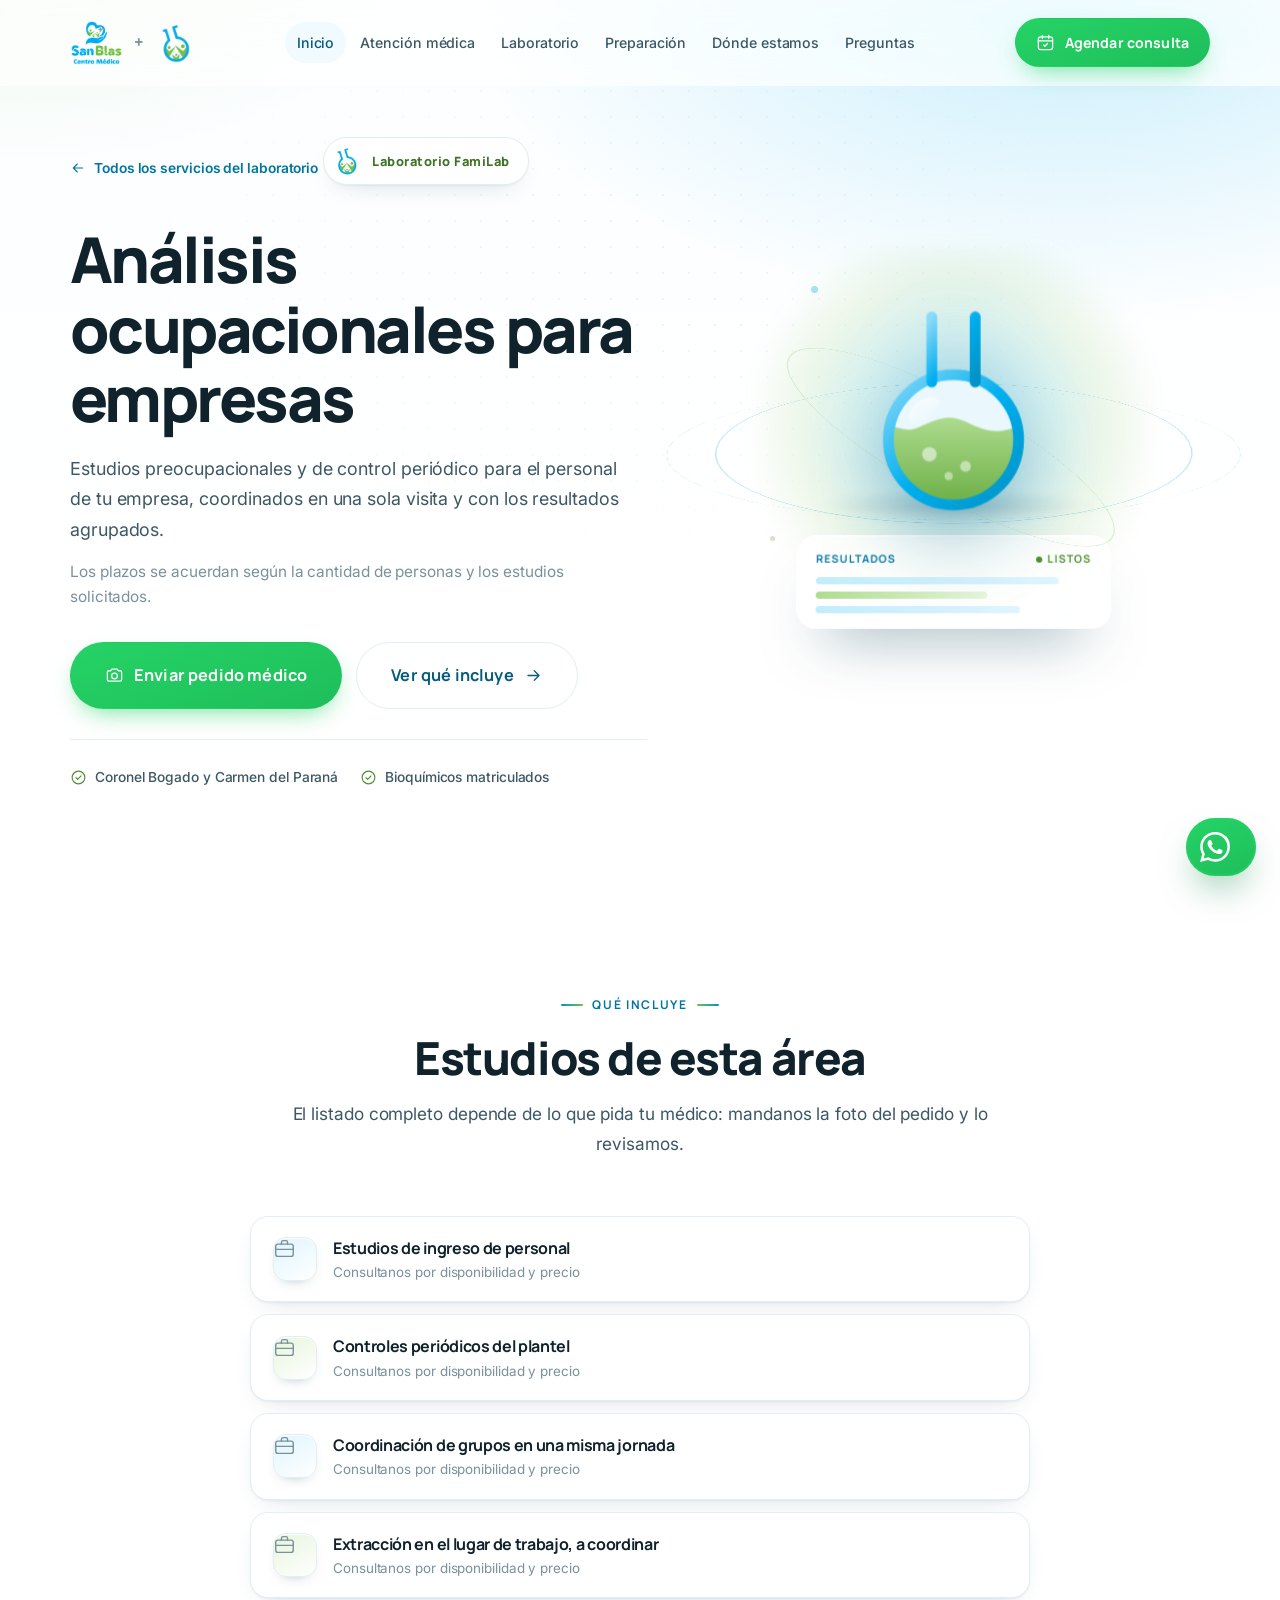
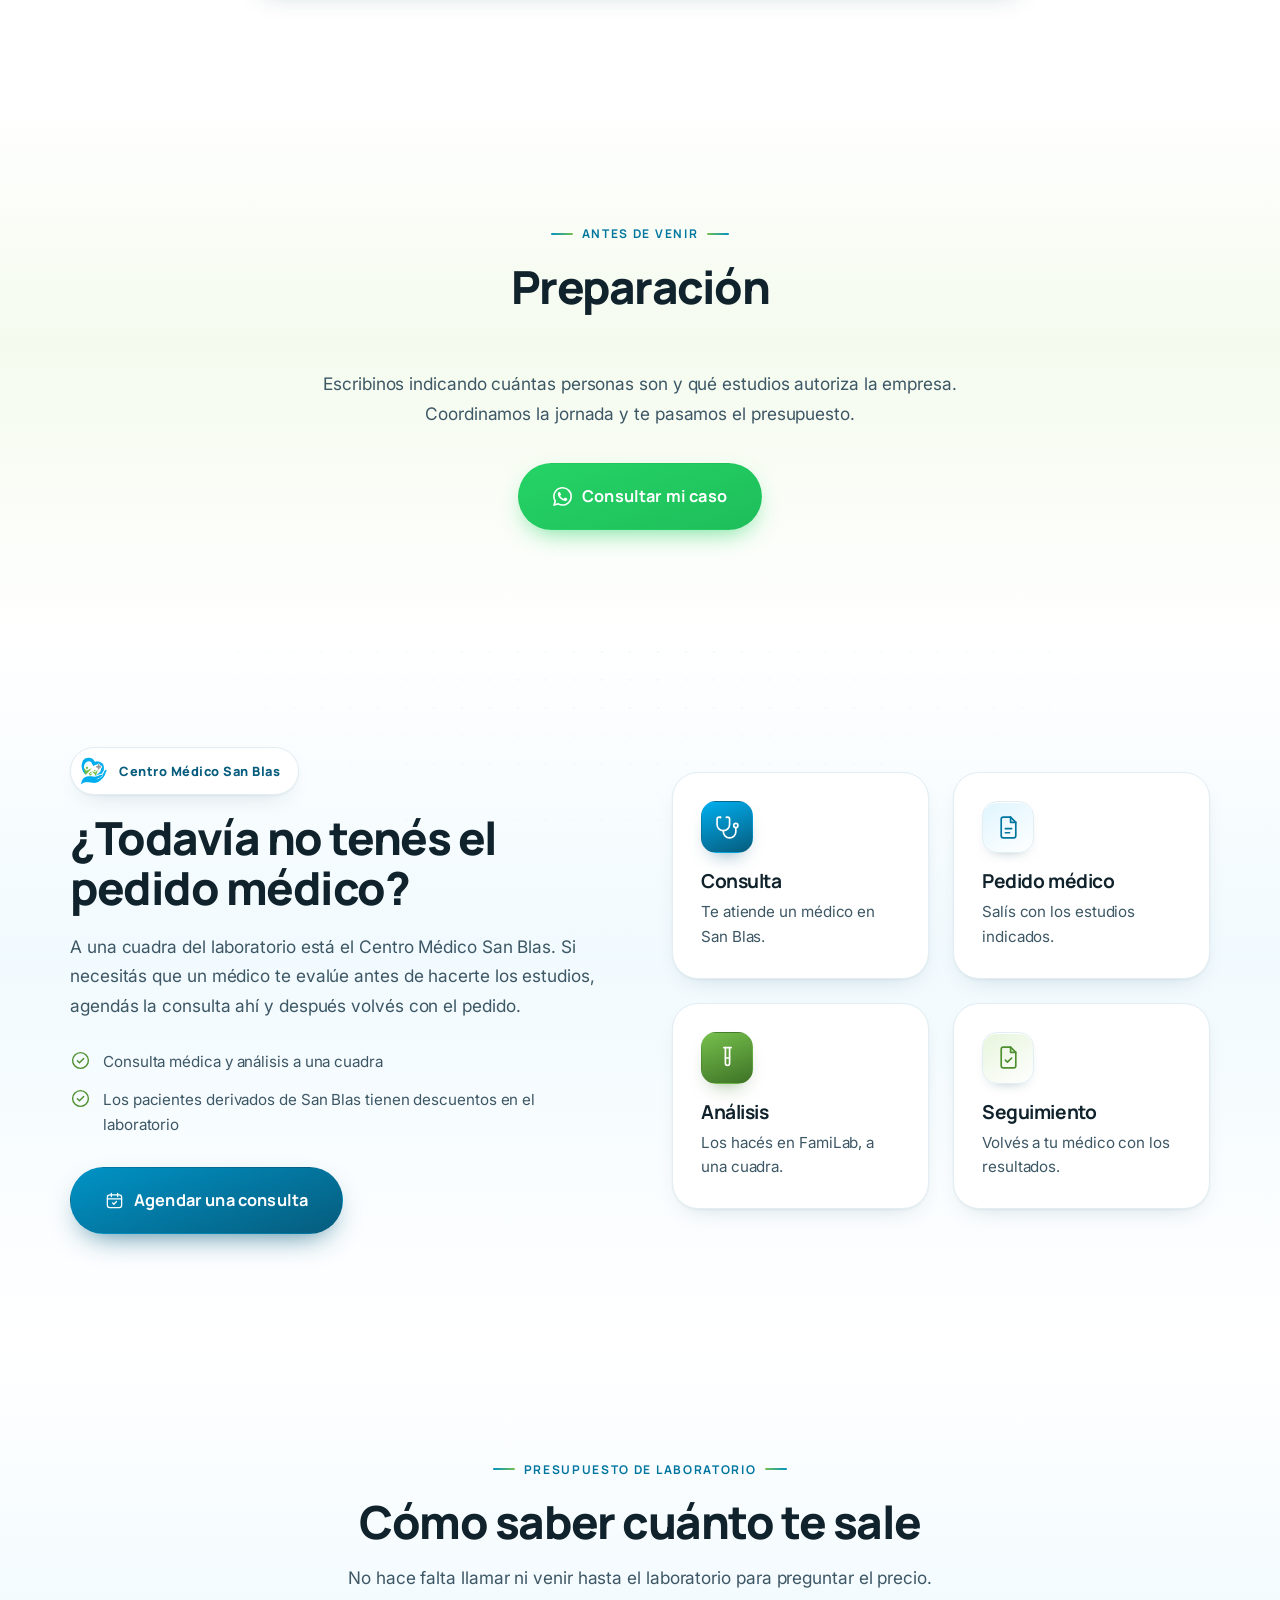
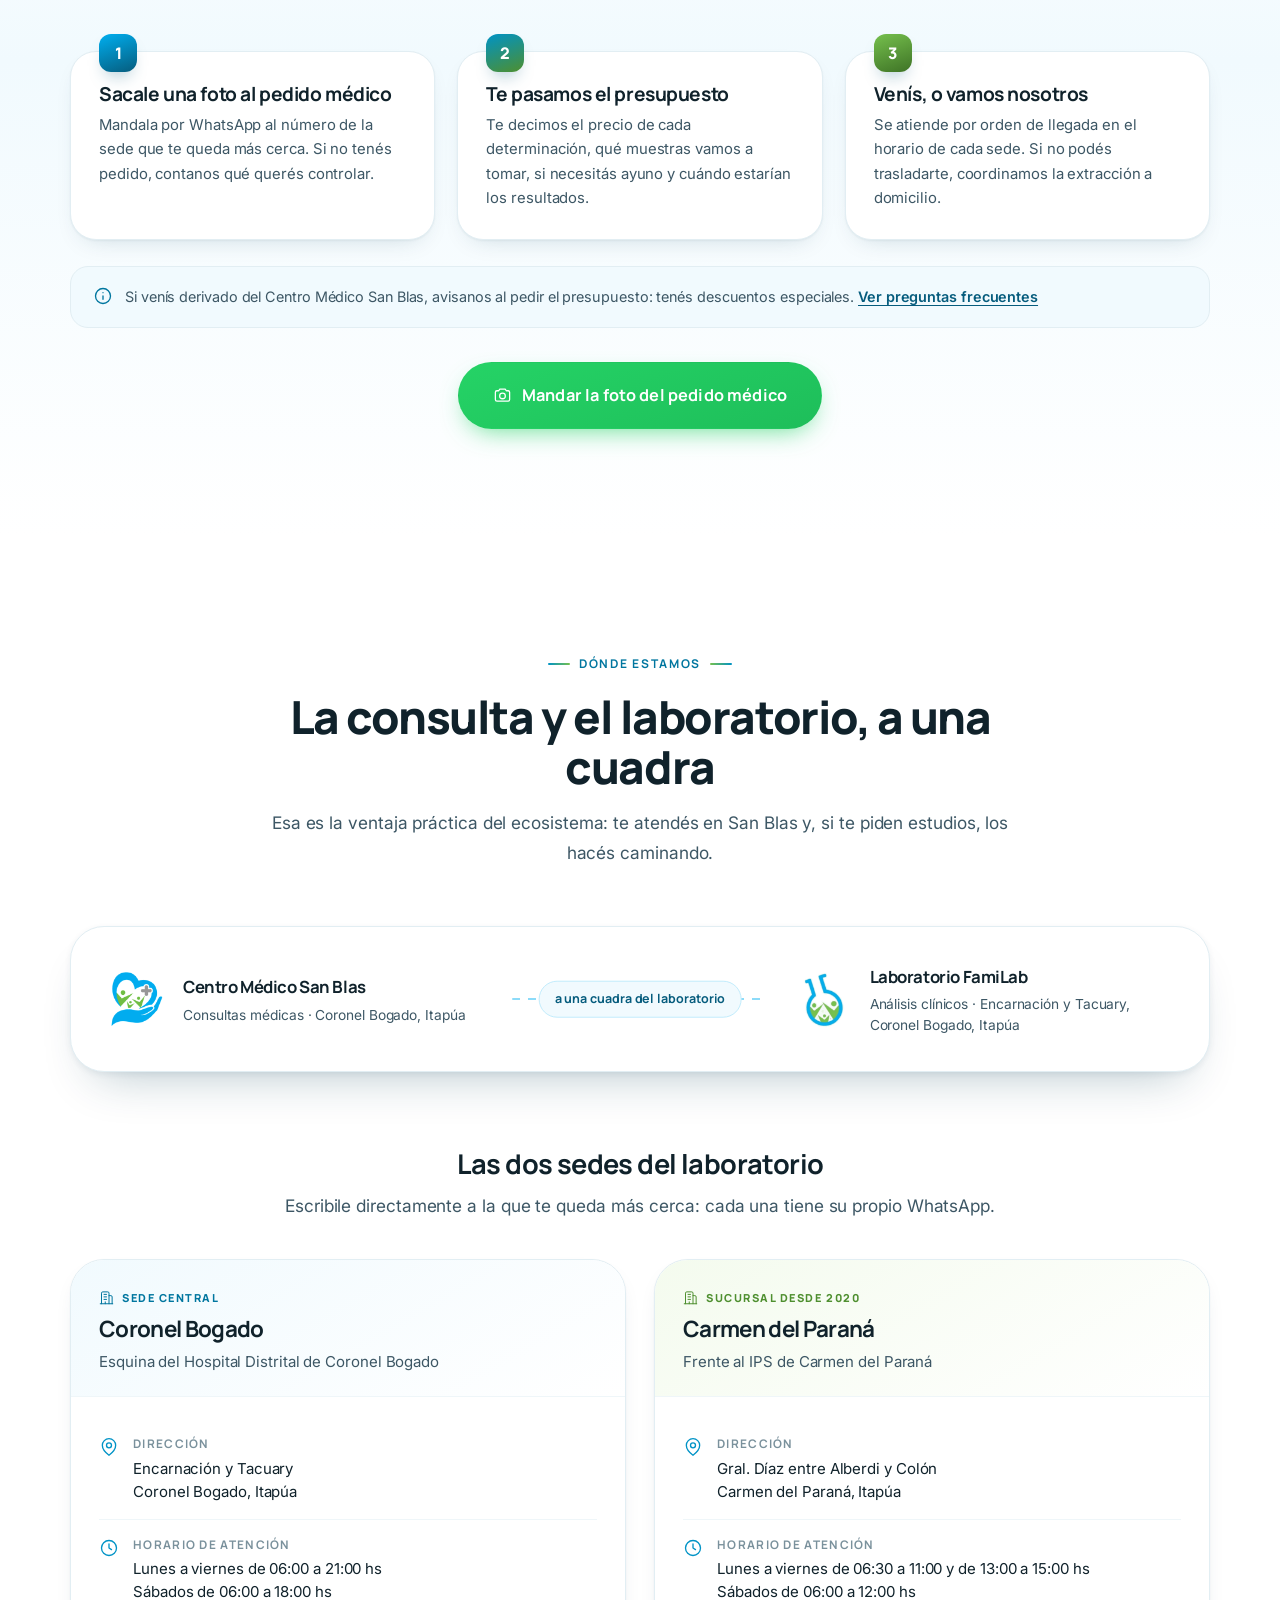
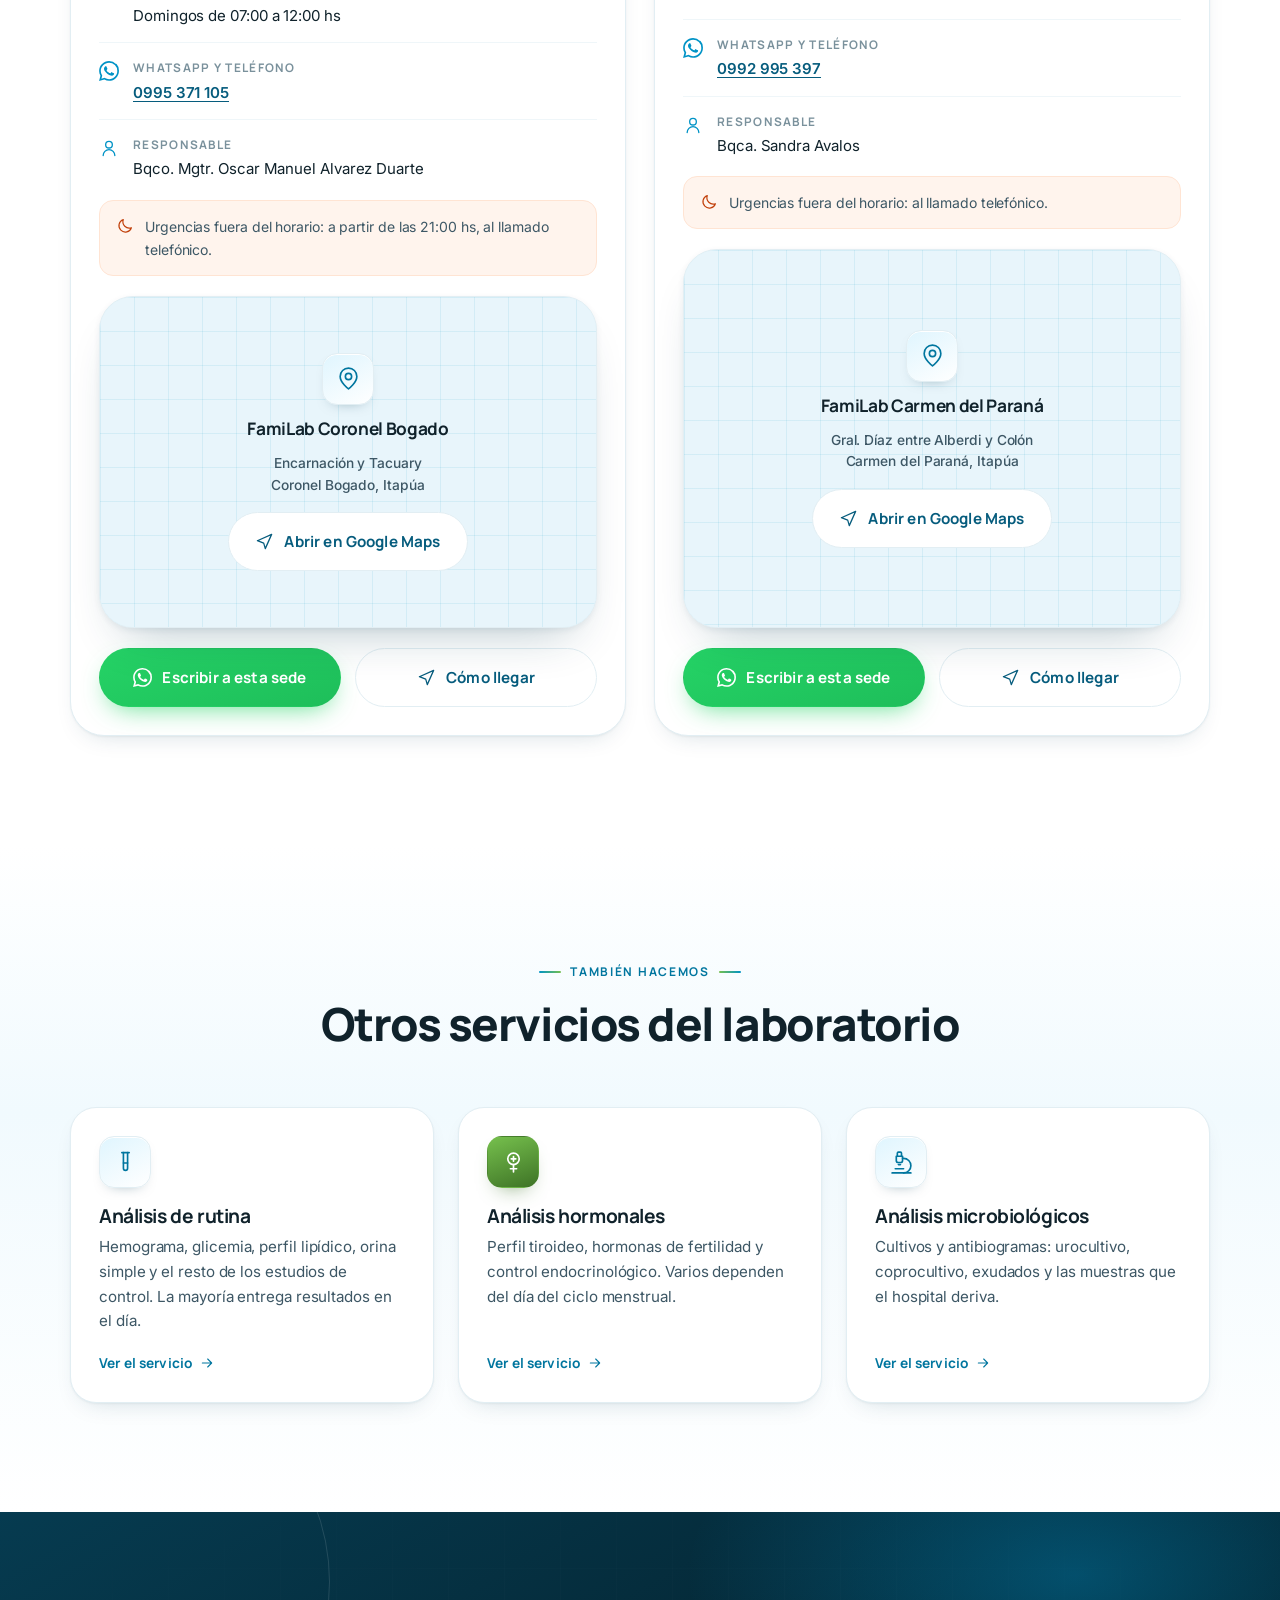
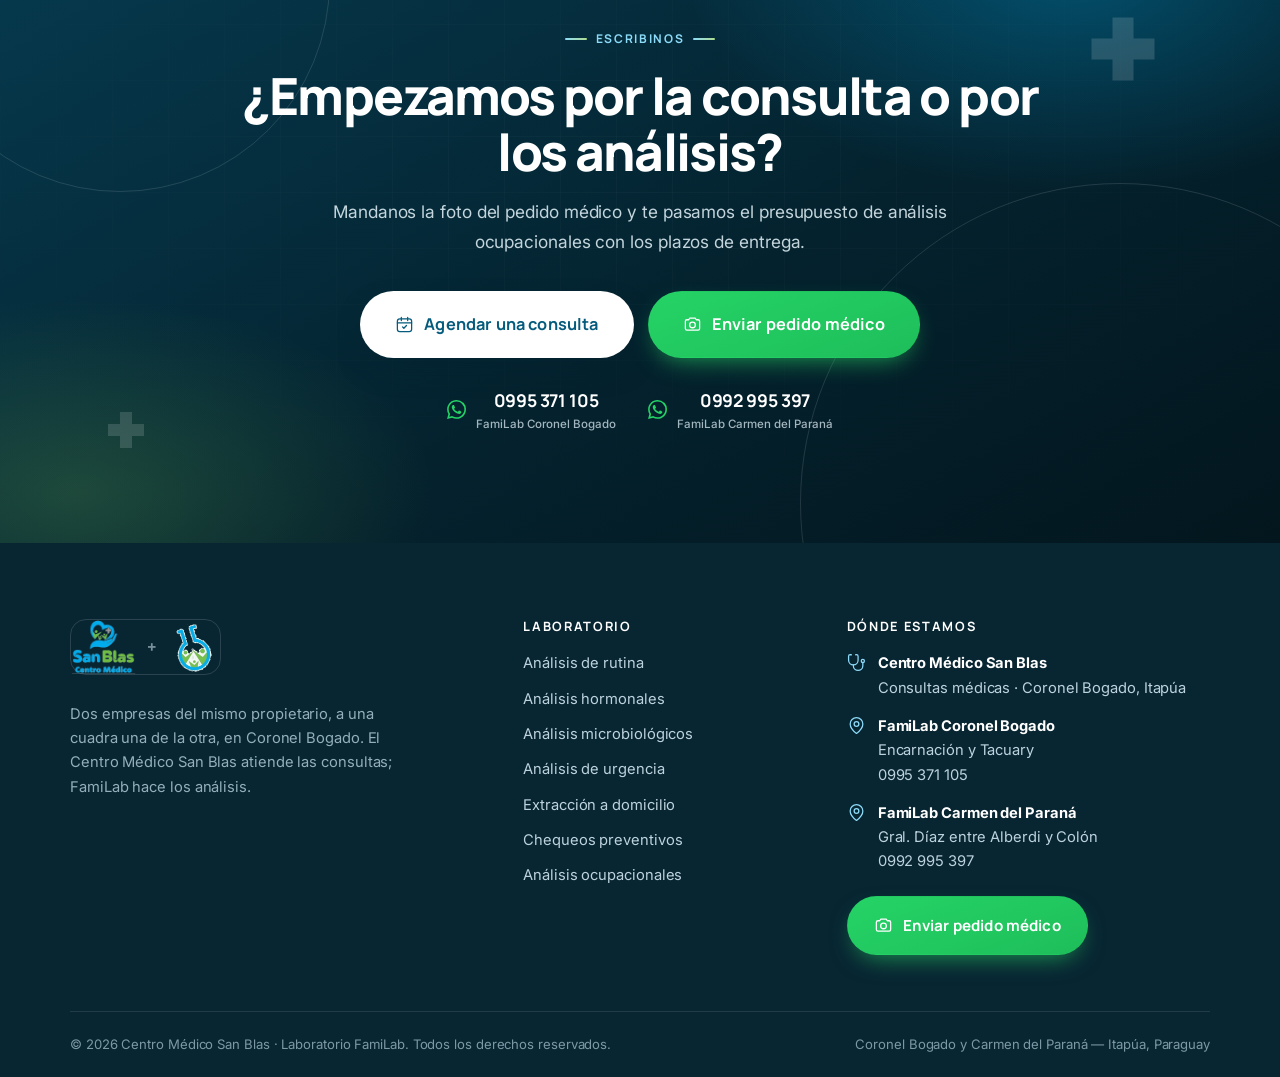
<file: servicios/analisis-ocupacionales/index.html>
<!DOCTYPE html>
<html lang="es-PY">
<head>
<meta charset="UTF-8">
<meta name="viewport" content="width=device-width, initial-scale=1, viewport-fit=cover">
<title>Análisis ocupacionales | Laboratorio FamiLab</title>
<meta name="description" content="Estudios preocupacionales y de control periódico para el personal de tu empresa, coordinados en una sola visita y con los resultados agrupados. Mandá la foto de tu pedido médico por WhatsApp y te pasamos el presupuesto. FamiLab, Coronel Bogado y Carmen del Paraná.">
<meta name="theme-color" content="#00AFF0">
<meta name="robots" content="index, follow">
<link rel="canonical" href="https://familab.com.py/servicios/analisis-ocupacionales/">
<meta property="og:type" content="website">
<meta property="og:locale" content="es_PY">
<meta property="og:site_name" content="Centro Médico San Blas + FamiLab">
<meta property="og:title" content="Análisis ocupacionales | Laboratorio FamiLab">
<meta property="og:description" content="Estudios preocupacionales y de control periódico para el personal de tu empresa, coordinados en una sola visita y con los resultados agrupados. Mandá la foto de tu pedido médico por WhatsApp y te pasamos el presupuesto. FamiLab, Coronel Bogado y Carmen del Paraná.">
<meta property="og:image" content="https://familab.com.py/fotos/san-blas.png">
<meta name="twitter:card" content="summary_large_image">
<link rel="icon" href="data:image/svg+xml,%3Csvg xmlns='http://www.w3.org/2000/svg' viewBox='0 0 32 32'%3E%3Crect width='32' height='32' rx='8' fill='%2300AFF0'/%3E%3Cpath d='M16 25.5C9.5 20.8 5 17.6 5 13.4 5 10 7.6 7.5 10.8 7.5c1.9 0 3.6.9 4.7 2.3l.5.7.5-.7a5.9 5.9 0 0 1 4.7-2.3C24.4 7.5 27 10 27 13.4c0 4.2-4.5 7.4-11 12.1Z' fill='%23fff'/%3E%3C/svg%3E">
<link rel="apple-touch-icon" href="../../fotos/san-blas-marca.png">
<link rel="preconnect" href="https://fonts.googleapis.com">
<link rel="preconnect" href="https://fonts.gstatic.com" crossorigin>
<link rel="stylesheet" href="https://fonts.googleapis.com/css2?family=Inter:wght@400;500;600&family=Manrope:wght@500;600;700;800&display=swap">
<link rel="stylesheet" href="../../assets/estilos.css">
</head>
<body>

<noscript><style>[data-reveal]{opacity:1!important;transform:none!important}</style></noscript>

<!-- ===== Sprite de íconos (inline: cero requests externos) ===== -->
<svg width="0" height="0" aria-hidden="true" focusable="false" style="position:absolute">
<defs>
  <symbol id="i-cross" viewBox="0 0 24 24"><path d="M9 3h6v6h6v6h-6v6H9v-6H3V9h6z" fill="currentColor" stroke="none"/></symbol>
  <symbol id="i-wa" viewBox="0 0 24 24"><path fill="currentColor" stroke="none" d="M17.472 14.382c-.297-.149-1.758-.867-2.03-.967-.273-.099-.471-.148-.67.15-.197.297-.767.966-.94 1.164-.173.199-.347.223-.644.075-.297-.15-1.255-.463-2.39-1.475-.883-.788-1.48-1.761-1.653-2.059-.173-.297-.018-.458.13-.606.134-.133.297-.347.446-.52.149-.174.198-.298.297-.497.099-.198.05-.371-.025-.52-.075-.149-.669-1.612-.916-2.207-.242-.579-.487-.5-.669-.51-.173-.008-.371-.01-.57-.01-.198 0-.52.074-.792.372-.272.297-1.04 1.016-1.04 2.479 0 1.462 1.065 2.875 1.213 3.074.149.198 2.096 3.2 5.077 4.487.709.306 1.262.489 1.694.625.712.227 1.36.195 1.872.118.571-.085 1.758-.719 2.006-1.413.248-.694.248-1.289.173-1.413-.074-.124-.272-.198-.57-.347m-5.421 7.403h-.004a9.87 9.87 0 0 1-5.031-1.378l-.361-.214-3.741.982.998-3.648-.235-.374a9.86 9.86 0 0 1-1.51-5.26c.001-5.45 4.436-9.884 9.888-9.884 2.64 0 5.122 1.03 6.988 2.898a9.82 9.82 0 0 1 2.893 6.994c-.003 5.45-4.437 9.884-9.885 9.884m8.413-18.297A11.81 11.81 0 0 0 12.05 0C5.495 0 .16 5.335.157 11.892c0 2.096.547 4.142 1.588 5.945L.057 24l6.305-1.654a11.88 11.88 0 0 0 5.683 1.448h.005c6.554 0 11.89-5.335 11.893-11.893A11.82 11.82 0 0 0 20.885 3.4"/></symbol>

  <!-- laboratorio -->
  <symbol id="i-flask" viewBox="0 0 24 24"><path d="M10 2v7.3M14 9.3V2M8.5 2h7"/><path d="M14 9.3a6.5 6.5 0 1 1-4 0"/><path d="M5.6 16.5h12.8"/></symbol>
  <symbol id="i-tube" viewBox="0 0 24 24"><path d="M8.5 2.5h7"/><path d="M10 2.5v15a2 2 0 0 0 4 0v-15"/><path d="M10 12.5h4"/></symbol>
  <symbol id="i-tubes" viewBox="0 0 24 24"><path d="M3 3h6M15 3h6"/><path d="M4.5 3v14a2.5 2.5 0 0 0 5 0V3"/><path d="M16.5 3v14a2.5 2.5 0 0 0 5 0V3"/><path d="M4.5 11h5M16.5 11h5"/></symbol>
  <symbol id="i-micro" viewBox="0 0 24 24"><path d="M6 18h8M3 22h18"/><path d="M14 22a7 7 0 0 0 0-14h-1"/><path d="M9 14h2"/><path d="M9 12a2 2 0 0 1-2-2V6h6v4a2 2 0 0 1-2 2Z"/><path d="M12 6V3a1 1 0 0 0-1-1H9a1 1 0 0 0-1 1v3"/></symbol>
  <symbol id="i-drop" viewBox="0 0 24 24"><path d="M12 2.7c3.4 4 6 7 6 10.3a6 6 0 0 1-12 0c0-3.3 2.6-6.3 6-10.3Z"/></symbol>
  <symbol id="i-dna" viewBox="0 0 24 24"><path d="M6 2c0 6 12 4 12 10S6 16 6 22"/><path d="M18 2c0 6-12 4-12 10s12 4 12 10"/><path d="M8.5 6h7M7 10h10M7 14h10M8.5 18h7"/></symbol>
  <symbol id="i-syringe" viewBox="0 0 24 24"><path d="m18 2 4 4M20.5 4.5 16 9"/><path d="m11 5 8 8-5.5 5.5a2 2 0 0 1-2.8 0l-5.2-5.2a2 2 0 0 1 0-2.8Z"/><path d="m8 12 2 2M11 9l2 2M3 21l3.5-3.5"/></symbol>
  <symbol id="i-hormone" viewBox="0 0 24 24"><circle cx="12" cy="8.5" r="5.5"/><path d="M12 14v7M9 18h6"/><path d="M9.8 8.5h4.4M12 6.3v4.4"/></symbol>

  <!-- documentos y presupuesto -->
  <symbol id="i-doc" viewBox="0 0 24 24"><path d="M14 2H7a2 2 0 0 0-2 2v16a2 2 0 0 0 2 2h10a2 2 0 0 0 2-2V7z"/><path d="M14 2v5h5"/><path d="M9 13h6M9 17h4"/></symbol>
  <symbol id="i-doc-check" viewBox="0 0 24 24"><path d="M14 2H7a2 2 0 0 0-2 2v16a2 2 0 0 0 2 2h10a2 2 0 0 0 2-2V7z"/><path d="M14 2v5h5"/><path d="m9 14.5 2 2 4-4"/></symbol>
  <symbol id="i-camera" viewBox="0 0 24 24"><path d="M3 8a2 2 0 0 1 2-2h2.2l1.4-2h6.8l1.4 2H19a2 2 0 0 1 2 2v9a2 2 0 0 1-2 2H5a2 2 0 0 1-2-2Z"/><circle cx="12" cy="12.5" r="3.6"/></symbol>
  <symbol id="i-money" viewBox="0 0 24 24"><rect x="2" y="6" width="20" height="12" rx="2.5"/><circle cx="12" cy="12" r="2.8"/><path d="M6 12h.01M18 12h.01"/></symbol>
  <symbol id="i-card" viewBox="0 0 24 24"><rect x="2" y="5" width="20" height="14" rx="2.5"/><path d="M2 10h20M6 15h4"/></symbol>
  <symbol id="i-clipboard" viewBox="0 0 24 24"><path d="M9 3h6v3H9z"/><path d="M15 4.5h2.5A1.5 1.5 0 0 1 19 6v14a1.5 1.5 0 0 1-1.5 1.5h-11A1.5 1.5 0 0 1 5 20V6a1.5 1.5 0 0 1 1.5-1.5H9"/><path d="M9 11h6M9 15h4"/></symbol>

  <!-- tiempo, lugares y contacto -->
  <symbol id="i-clock" viewBox="0 0 24 24"><circle cx="12" cy="12" r="9"/><path d="M12 7v5l3 2"/></symbol>
  <symbol id="i-moon" viewBox="0 0 24 24"><path d="M20.5 14.3A8.5 8.5 0 0 1 9.7 3.5a8.5 8.5 0 1 0 10.8 10.8Z"/></symbol>
  <symbol id="i-sunrise" viewBox="0 0 24 24"><path d="M12 3v4M5.6 9.6 4 8M18.4 9.6 20 8M2 18h20M6 14a6 6 0 0 1 12 0"/><path d="M8 21h8"/></symbol>
  <symbol id="i-pin" viewBox="0 0 24 24"><path d="M20 10c0 6-8 12-8 12s-8-6-8-12a8 8 0 0 1 16 0Z"/><circle cx="12" cy="10" r="3"/></symbol>
  <symbol id="i-nav" viewBox="0 0 24 24"><path d="M3 11 21 3l-8 18-2-7z"/></symbol>
  <symbol id="i-phone" viewBox="0 0 24 24"><path d="M21 16.9v2.6a2 2 0 0 1-2.2 2 19.5 19.5 0 0 1-8.5-3 19.2 19.2 0 0 1-5.9-5.9 19.5 19.5 0 0 1-3-8.6A2 2 0 0 1 3.4 2H6a2 2 0 0 1 2 1.7c.1 1 .4 2 .7 2.9a2 2 0 0 1-.5 2.1L7.1 9.9a16 16 0 0 0 6 6l1.2-1.1a2 2 0 0 1 2.1-.5c.9.3 1.9.6 2.9.7a2 2 0 0 1 1.7 2Z"/></symbol>
  <symbol id="i-home" viewBox="0 0 24 24"><path d="m3 9 9-7 9 7v11a2 2 0 0 1-2 2H5a2 2 0 0 1-2-2z"/><path d="M9 22V12h6v10"/></symbol>
  <symbol id="i-building" viewBox="0 0 24 24"><path d="M4 22V5a2 2 0 0 1 2-2h8a2 2 0 0 1 2 2v17"/><path d="M16 9h3a2 2 0 0 1 2 2v11M2 22h20"/><path d="M8 7h4M8 11h4M8 15h4M10 22v-3"/></symbol>
  <symbol id="i-hospital" viewBox="0 0 24 24"><path d="M3 22V8a2 2 0 0 1 2-2h14a2 2 0 0 1 2 2v14M2 22h20"/><path d="M10 6V3.5A1.5 1.5 0 0 1 11.5 2h1A1.5 1.5 0 0 1 14 3.5V6"/><path d="M11 11h2M12 10v3M9 22v-4h6v4"/></symbol>
  <symbol id="i-truck" viewBox="0 0 24 24"><path d="M2 7.5A1.5 1.5 0 0 1 3.5 6H14v11H3.5A1.5 1.5 0 0 1 2 15.5Z"/><path d="M14 10h3.6a2 2 0 0 1 1.7 1l2 3.2a2 2 0 0 1 .3 1.1V17h-7.6"/><circle cx="7.5" cy="18.5" r="2"/><circle cx="17.5" cy="18.5" r="2"/></symbol>

  <!-- personas y salud -->
  <symbol id="i-users" viewBox="0 0 24 24"><path d="M16 21v-2a4 4 0 0 0-4-4H6a4 4 0 0 0-4 4v2"/><circle cx="9" cy="7" r="4"/><path d="M22 21v-2a4 4 0 0 0-3-3.87"/><path d="M16 3.13a4 4 0 0 1 0 7.75"/></symbol>
  <symbol id="i-user" viewBox="0 0 24 24"><circle cx="12" cy="8" r="4"/><path d="M5 21a7 7 0 0 1 14 0"/></symbol>
  <symbol id="i-stetho" viewBox="0 0 24 24"><path d="M4.8 2.3A.3.3 0 1 0 5 2H4a2 2 0 0 0-2 2v5a6 6 0 0 0 12 0V4a2 2 0 0 0-2-2h-1a.2.2 0 1 0 .3.3"/><path d="M8 15v1a6 6 0 0 0 12 0v-4"/><circle cx="20" cy="10" r="2"/></symbol>
  <symbol id="i-heart" viewBox="0 0 24 24"><path d="M19 14c1.49-1.46 3-3.21 3-5.5A5.5 5.5 0 0 0 16.5 3c-1.76 0-3 .5-4.5 2-1.5-1.5-2.74-2-4.5-2A5.5 5.5 0 0 0 2 8.5c0 2.3 1.5 4.05 3 5.5l7 7Z"/></symbol>
  <symbol id="i-pulse" viewBox="0 0 24 24"><path d="M22 12h-4l-3 9L9 3l-3 9H2"/></symbol>
  <symbol id="i-baby" viewBox="0 0 24 24"><circle cx="12" cy="9" r="6"/><path d="M9.5 8h.01M14.5 8h.01"/><path d="M10 11.6a3.2 3.2 0 0 0 4 0"/><path d="M7 15.5 6 22M17 15.5 18 22M12 15v7"/></symbol>
  <symbol id="i-smile" viewBox="0 0 24 24"><circle cx="12" cy="12" r="9"/><path d="M9 10h.01M15 10h.01"/><path d="M8.6 14.3a4.6 4.6 0 0 0 6.8 0"/></symbol>
  <symbol id="i-briefcase" viewBox="0 0 24 24"><rect x="2" y="7" width="20" height="14" rx="2.5"/><path d="M8.5 7V5a2 2 0 0 1 2-2h3a2 2 0 0 1 2 2v2M2 13h20"/></symbol>
  <symbol id="i-hand" viewBox="0 0 24 24"><path d="M11 13V4.5a1.5 1.5 0 0 1 3 0V12"/><path d="M14 11.5V4a1.5 1.5 0 0 1 3 0v8"/><path d="M17 11V6.5a1.5 1.5 0 0 1 3 0V15a7 7 0 0 1-7 7h-1a7 7 0 0 1-7-7v-2.5a1.5 1.5 0 0 1 3 0V15"/></symbol>

  <!-- estados -->
  <symbol id="i-check" viewBox="0 0 24 24"><path d="m20 6-11 11-5-5"/></symbol>
  <symbol id="i-check-c" viewBox="0 0 24 24"><circle cx="12" cy="12" r="9"/><path d="m8.4 12.2 2.4 2.4 4.8-5"/></symbol>
  <symbol id="i-alert" viewBox="0 0 24 24"><path d="M10.3 3.5 2.4 17a2 2 0 0 0 1.7 3h15.8a2 2 0 0 0 1.7-3L13.7 3.5a2 2 0 0 0-3.4 0Z"/><path d="M12 9v4M12 17h.01"/></symbol>
  <symbol id="i-info" viewBox="0 0 24 24"><circle cx="12" cy="12" r="9"/><path d="M12 16v-4M12 8h.01"/></symbol>
  <symbol id="i-shield" viewBox="0 0 24 24"><path d="M12 22s8-4 8-10V5.5L12 2 4 5.5V12c0 6 8 10 8 10Z"/><path d="m9 12 2 2 4-4"/></symbol>
  <symbol id="i-award" viewBox="0 0 24 24"><circle cx="12" cy="9" r="6"/><path d="m8.2 14.3-1.4 7.2 5.2-2.7 5.2 2.7-1.4-7.2"/></symbol>
  <symbol id="i-star" viewBox="0 0 24 24"><path d="m12 3 2.7 5.6 6.1.9-4.4 4.3 1 6.1-5.4-2.9-5.4 2.9 1-6.1L3.2 9.5l6.1-.9z"/></symbol>
  <symbol id="i-sparkle" viewBox="0 0 24 24"><path d="M12 3.2 13.9 9l5.8 1.9-5.8 1.9L12 18.6 10.1 12.8 4.3 10.9 10.1 9z"/><path d="M18.5 3v3M17 4.5h3"/></symbol>
  <symbol id="i-bulb" viewBox="0 0 24 24"><path d="M9.5 18.5h5M10.5 21.5h3"/><path d="M12 2.5a6.3 6.3 0 0 0-3.7 11.4c.5.4.8 1 .9 1.6h5.6c.1-.6.4-1.2.9-1.6A6.3 6.3 0 0 0 12 2.5Z"/></symbol>
  <symbol id="i-search" viewBox="0 0 24 24"><circle cx="11" cy="11" r="7"/><path d="m20 20-3.9-3.9"/></symbol>
  <symbol id="i-chat" viewBox="0 0 24 24"><path d="M21 12a8.5 8.5 0 0 1-12.2 7.6L3 21l1.4-5.8A8.5 8.5 0 1 1 21 12Z"/><path d="M8.5 11h.01M12 11h.01M15.5 11h.01"/></symbol>
  <symbol id="i-no-food" viewBox="0 0 24 24"><circle cx="12" cy="12" r="9"/><path d="M5.6 5.6 18.4 18.4"/><path d="M9 7.5v4a1.6 1.6 0 0 0 1.6 1.6M12.4 7.5v2.2"/></symbol>
  <symbol id="i-calendar" viewBox="0 0 24 24"><rect x="3" y="5" width="18" height="16" rx="3"/><path d="M8 3v4M16 3v4M3 10h18"/><path d="m9.5 15 1.7 1.7 3.3-3.4"/></symbol>
  <symbol id="i-chevron" viewBox="0 0 24 24"><path d="m6 9 6 6 6-6"/></symbol>
  <symbol id="i-arrow" viewBox="0 0 24 24"><path d="M5 12h14m-6-6 6 6-6 6"/></symbol>
  <symbol id="i-menu" viewBox="0 0 24 24"><path d="M4 7h16M4 12h16M4 17h16"/></symbol>
  <symbol id="i-close" viewBox="0 0 24 24"><path d="m6 6 12 12M18 6 6 18"/></symbol>
</defs>
</svg>

<header class="hdr" id="hdr">
  <div class="wrap">
    <a href="../../index.html" class="logo" aria-label="Centro Médico San Blas y Laboratorio FamiLab — inicio">
      <span class="marca-dual">
        <img class="m-sb" src="../../fotos/san-blas.png" alt="Centro Médico San Blas" width="560" height="464" decoding="async">
        <span class="m-mas" aria-hidden="true">+</span>
        <img class="m-fl" src="../../fotos/logo-marca.png" alt="Laboratorio FamiLab" width="400" height="400" decoding="async">
      </span>
    </a>
    <nav class="nav" id="nav" aria-label="Navegación principal">
      <a href="../../index.html#inicio">Inicio</a>
      <a href="../../index.html#san-blas">Atención médica</a>
      <a href="../../index.html#familab">Laboratorio</a>
      <a href="../../index.html#preparacion">Preparación</a>
      <a href="../../index.html#ubicacion">Dónde estamos</a>
      <a href="../../index.html#preguntas">Preguntas</a>
    </nav>
    <div class="hdr-cta">
      <a class="btn btn--wa" href="https://wa.me/595995371105?text=Hola%2C%20quiero%20agendar%20una%20consulta%20en%20el%20Centro%20M%C3%A9dico%20San%20Blas." target="_blank" rel="noopener">
        <svg class="ico" aria-hidden="true"><use href="#i-calendar"/></svg> Agendar consulta
      </a>
      <button class="burger" id="burger" aria-label="Abrir menú" aria-expanded="false" aria-controls="mnav">
        <svg class="ico" id="burger-i" aria-hidden="true"><use href="#i-menu"/></svg>
      </button>
    </div>
  </div>
</header>

<div class="mnav" id="mnav">
  <a href="../../index.html#inicio">Inicio</a>
  <a href="../../index.html#san-blas">Atención médica</a>
  <a href="../../index.html#familab">Laboratorio</a>
  <a href="../../index.html#preparacion">Preparación</a>
  <a href="../../index.html#ubicacion">Dónde estamos</a>
  <a href="../../index.html#preguntas">Preguntas</a>
  <a class="btn btn--brand btn--block" href="https://wa.me/595995371105?text=Hola%2C%20quiero%20agendar%20una%20consulta%20en%20el%20Centro%20M%C3%A9dico%20San%20Blas." target="_blank" rel="noopener">
    <svg class="ico" aria-hidden="true"><use href="#i-calendar"/></svg> Agendar consulta
  </a>
  <a class="btn btn--wa btn--block" style="margin-top:10px" href="https://wa.me/595995371105?text=Hola%2C%20quiero%20un%20presupuesto.%20Les%20mando%20la%20foto%20de%20mi%20pedido%20m%C3%A9dico." target="_blank" rel="noopener">
    <svg class="ico" aria-hidden="true"><use href="#i-camera"/></svg> Enviar pedido médico
  </a>
</div>

<main id="inicio">

<section class="hero">
  <div class="wrap hero-grid">
    <div class="hero-copy">
      <a class="volver" href="../../index.html#familab"><svg aria-hidden="true"><use href="#i-arrow"/></svg> Todos los servicios del laboratorio</a>
      <span class="marca-chip marca-chip--fl" data-reveal style="margin-bottom:18px">
        <img src="../../fotos/logo-marca.png" alt="" width="400" height="400" decoding="async"> Laboratorio FamiLab
      </span>
      <h1 data-reveal>Análisis ocupacionales para empresas</h1>
      <p class="hero-sub" data-reveal style="--d:120ms">Estudios preocupacionales y de control periódico para el personal de tu empresa, coordinados en una sola visita y con los resultados agrupados.</p>
      <p class="hero-note" data-reveal style="--d:180ms">Los plazos se acuerdan según la cantidad de personas y los estudios solicitados.</p>
      <div class="btn-row" data-reveal style="--d:240ms">
        <a class="btn btn--wa btn--lg" href="https://wa.me/595995371105?text=Hola%2C%20quiero%20consultar%20por%20an%C3%A1lisis%20ocupacionales.%20Les%20mando%20la%20foto%20del%20pedido%20m%C3%A9dico." target="_blank" rel="noopener">
          <svg class="ico" aria-hidden="true"><use href="#i-camera"/></svg> Enviar pedido médico
        </a>
        <a class="btn btn--ghost btn--lg" href="#incluye">Ver qué incluye <svg class="ico" aria-hidden="true"><use href="#i-arrow"/></svg></a>
      </div>
      <div class="hero-mini" data-reveal style="--d:300ms">
        <span><svg aria-hidden="true"><use href="#i-check-c"/></svg> Coronel Bogado y Carmen del Paraná</span>
        <span><svg aria-hidden="true"><use href="#i-check-c"/></svg> Bioquímicos matriculados</span>
      </div>
    </div>
    <div class="scene" aria-hidden="true">
      <div class="scene-in">
        <div class="glow"></div>
        <div class="ring ring--c"></div>
        <div class="ring ring--a"><i></i></div>
        <div class="ring ring--b"><i></i></div>
        <div class="pedestal"></div>
        <div class="flask-wrap">
          <svg class="ill" viewBox="0 0 180 200">
            <defs>
              <linearGradient id="vidrio" x1="0" y1="0" x2="1" y2="1">
                <stop offset="0" stop-color="#8CDBF9"/><stop offset=".5" stop-color="#00AFF0"/><stop offset="1" stop-color="#0093C6"/>
              </linearGradient>
              <linearGradient id="liquido" x1="0" y1="0" x2="0" y2="1">
                <stop offset="0" stop-color="#AEDC8E"/><stop offset="1" stop-color="#63A93D"/>
              </linearGradient>
              <linearGradient id="brillo" x1="0" y1="0" x2="0" y2="1">
                <stop offset="0" stop-color="#fff" stop-opacity=".9"/><stop offset="1" stop-color="#fff" stop-opacity="0"/>
              </linearGradient>
              <clipPath id="bulbo"><circle cx="90" cy="128" r="54"/></clipPath>
            </defs>
            <circle cx="90" cy="128" r="54" fill="#EAF8FE"/>
            <g clip-path="url(#bulbo)">
              <path fill="url(#liquido)" d="M20 118c14-9 26 6 40 0s24-12 38-6 26 14 46 4v76H20Z"/>
              <circle class="bubble" cx="70" cy="140" r="6" fill="#fff" opacity=".55"/>
              <circle class="bubble" cx="100" cy="150" r="4.5" fill="#fff" opacity=".5"/>
              <circle class="bubble" cx="86" cy="158" r="3.5" fill="#fff" opacity=".45"/>
            </g>
            <circle cx="90" cy="128" r="54" fill="none" stroke="url(#vidrio)" stroke-width="9"/>
            <path d="M72 80V26M108 80V26" fill="none" stroke="url(#vidrio)" stroke-width="9" stroke-linecap="round"/>
            <path d="M64 24h18M98 24h18" fill="none" stroke="url(#vidrio)" stroke-width="9" stroke-linecap="round"/>
            <ellipse cx="66" cy="104" rx="15" ry="9" fill="url(#brillo)" transform="rotate(-38 66 104)" opacity=".75"/>
          </svg>
        </div>
        <div class="res-card">
          <div class="lbl"><span>Resultados</span><em>listos</em></div>
          <div class="res-rows"><i></i><i></i><i></i></div>
        </div>
        <div class="particles">
          <i style="width:7px;height:7px;top:16%;left:22%"></i>
          <i style="width:5px;height:5px;top:64%;left:14%;animation-delay:1.6s"></i>
          <i style="width:8px;height:8px;top:78%;left:72%;animation-delay:3.1s"></i>
        </div>
      </div>
    </div>
  </div>
</section>

<section class="sec" id="incluye">
  <div class="wrap" style="max-width:820px">
    <div class="sec-head center" data-reveal>
      <span class="eyebrow">Qué incluye</span>
      <h2>Estudios de esta área</h2>
      <p class="lead" style="margin-top:16px">El listado completo depende de lo que pida tu médico: mandanos la foto del pedido y lo revisamos.</p>
    </div>
    <div class="proc-list">
        <div class="proc"><span class="itile"><svg class="ico" aria-hidden="true"><use href="#i-briefcase"/></svg></span><div><b>Estudios de ingreso de personal</b><span>Consultanos por disponibilidad y precio</span></div></div>
        <div class="proc"><span class="itile itile--soft"><svg class="ico" aria-hidden="true"><use href="#i-briefcase"/></svg></span><div><b>Controles periódicos del plantel</b><span>Consultanos por disponibilidad y precio</span></div></div>
        <div class="proc"><span class="itile"><svg class="ico" aria-hidden="true"><use href="#i-briefcase"/></svg></span><div><b>Coordinación de grupos en una misma jornada</b><span>Consultanos por disponibilidad y precio</span></div></div>
        <div class="proc"><span class="itile itile--soft"><svg class="ico" aria-hidden="true"><use href="#i-briefcase"/></svg></span><div><b>Extracción en el lugar de trabajo, a coordinar</b><span>Consultanos por disponibilidad y precio</span></div></div>
    </div>
  </div>
</section>

<section class="sec sec--leaf">
  <div class="wrap" style="max-width:820px">
    <div class="sec-head center" data-reveal>
      <span class="eyebrow">Antes de venir</span>
      <h2>Preparación</h2>
    </div>
    <p class="lead center" data-reveal style="max-width:64ch;margin-inline:auto">Escribinos indicando cuántas personas son y qué estudios autoriza la empresa. Coordinamos la jornada y te pasamos el presupuesto.</p>
    <div class="center" style="margin-top:34px" data-reveal>
      <a class="btn btn--wa btn--lg" href="https://wa.me/595995371105?text=Hola%2C%20quiero%20consultar%20por%20an%C3%A1lisis%20ocupacionales.%20Les%20mando%20la%20foto%20del%20pedido%20m%C3%A9dico." target="_blank" rel="noopener">
        <svg class="ico" aria-hidden="true"><use href="#i-wa"/></svg> Consultar mi caso
      </a>
    </div>
  </div>
</section>

<section class="sec sec--sb">
  <div class="wrap split">
    <div data-reveal>
      <span class="marca-chip marca-chip--sb" style="margin-bottom:18px">
        <img src="../../fotos/san-blas-marca.png" alt="" width="400" height="400" decoding="async"> Centro Médico San Blas
      </span>
      <h2>¿Todavía no tenés el pedido médico?</h2>
      <p class="lead" style="margin-top:18px">
        A una cuadra del laboratorio está el Centro Médico San Blas. Si necesitás que un médico te evalúe
        antes de hacerte los estudios, agendás la consulta ahí y después volvés con el pedido.
      </p>
      <ul class="checklist">
        <li><svg aria-hidden="true"><use href="#i-check-c"/></svg> Consulta médica y análisis a una cuadra</li>
        <li><svg aria-hidden="true"><use href="#i-check-c"/></svg> Los pacientes derivados de San Blas tienen descuentos en el laboratorio</li>
      </ul>
      <div class="btn-row" style="margin-top:30px">
        <a class="btn btn--brand btn--lg" href="https://wa.me/595995371105?text=Hola%2C%20quiero%20agendar%20una%20consulta%20en%20el%20Centro%20M%C3%A9dico%20San%20Blas." target="_blank" rel="noopener">
          <svg class="ico" aria-hidden="true"><use href="#i-calendar"/></svg> Agendar una consulta
        </a>
      </div>
    </div>
    <div data-reveal style="--d:120ms">
      <div class="grid lab-grid">
        <div class="card"><span class="itile itile--accent"><svg class="ico" aria-hidden="true"><use href="#i-stetho"/></svg></span><h3>Consulta</h3><p>Te atiende un médico en San Blas.</p></div>
        <div class="card"><span class="itile"><svg class="ico" aria-hidden="true"><use href="#i-doc"/></svg></span><h3>Pedido médico</h3><p>Salís con los estudios indicados.</p></div>
        <div class="card"><span class="itile itile--leaf"><svg class="ico" aria-hidden="true"><use href="#i-tube"/></svg></span><h3>Análisis</h3><p>Los hacés en FamiLab, a una cuadra.</p></div>
        <div class="card"><span class="itile itile--soft"><svg class="ico" aria-hidden="true"><use href="#i-doc-check"/></svg></span><h3>Seguimiento</h3><p>Volvés a tu médico con los resultados.</p></div>
      </div>
    </div>
  </div>
</section>

<section class="sec sec--sky" id="presupuesto">
  <div class="wrap">
    <div class="sec-head center" data-reveal>
      <span class="eyebrow">Presupuesto de laboratorio</span>
      <h2>Cómo saber cuánto te sale</h2>
      <p class="lead" style="margin-top:16px">No hace falta llamar ni venir hasta el laboratorio para preguntar el precio.</p>
    </div>
    <div class="pasos">
      <article class="paso" data-reveal>
        <h3>Sacale una foto al pedido médico</h3>
        <p>Mandala por WhatsApp al número de la sede que te queda más cerca. Si no tenés pedido, contanos qué querés controlar.</p>
      </article>
      <article class="paso" data-reveal style="--d:90ms">
        <h3>Te pasamos el presupuesto</h3>
        <p>Te decimos el precio de cada determinación, qué muestras vamos a tomar, si necesitás ayuno y cuándo estarían los resultados.</p>
      </article>
      <article class="paso" data-reveal style="--d:180ms">
        <h3>Venís, o vamos nosotros</h3>
        <p>Se atiende por orden de llegada en el horario de cada sede. Si no podés trasladarte, coordinamos la extracción a domicilio.</p>
      </article>
    </div>
    <div class="paso-nota" data-reveal>
      <svg aria-hidden="true"><use href="#i-info"/></svg>
      <span>Si venís derivado del Centro Médico San Blas, avisanos al pedir el presupuesto: tenés descuentos especiales.
      <a href="../../index.html#preguntas">Ver preguntas frecuentes</a></span>
    </div>
    <div class="center" style="margin-top:34px" data-reveal>
      <a class="btn btn--wa btn--lg" href="https://wa.me/595995371105?text=Hola%2C%20quiero%20un%20presupuesto.%20Les%20mando%20la%20foto%20de%20mi%20pedido%20m%C3%A9dico." target="_blank" rel="noopener">
        <svg class="ico" aria-hidden="true"><use href="#i-camera"/></svg> Mandar la foto del pedido médico
      </a>
    </div>
  </div>
</section>

<section class="sec" id="ubicacion">
  <div class="wrap">
    <div class="sec-head center" data-reveal>
      <span class="eyebrow">Dónde estamos</span>
      <h2>La consulta y el laboratorio, a una cuadra</h2>
      <p class="lead" style="margin-top:16px">Esa es la ventaja práctica del ecosistema: te atendés en San Blas y,
      si te piden estudios, los hacés caminando.</p>
    </div>

    <div class="cuadra" data-reveal>
      <div class="cuadra-punto cuadra-punto--sb">
        <img src="../../fotos/san-blas-marca.png" alt="" width="400" height="400" decoding="async">
        <div>
          <b>Centro Médico San Blas</b>
          <span>Consultas médicas · Coronel Bogado, Itapúa</span>
        </div>
      </div>
      <div class="cuadra-linea" aria-hidden="true">
        <span class="cuadra-dist">a una cuadra del laboratorio</span>
      </div>
      <div class="cuadra-punto cuadra-punto--fl">
        <img src="../../fotos/logo-marca.png" alt="" width="400" height="400" decoding="async">
        <div>
          <b>Laboratorio FamiLab</b>
          <span>Análisis clínicos · Encarnación y Tacuary, Coronel Bogado, Itapúa</span>
        </div>
      </div>
    </div>

    <div class="sec-head center" data-reveal style="margin-top:clamp(48px,6vw,80px);margin-bottom:clamp(28px,3vw,40px)">
      <h3 style="font-size:clamp(1.3rem,2.4vw,1.7rem)">Las dos sedes del laboratorio</h3>
      <p class="lead" style="margin-top:12px">Escribile directamente a la que te queda más cerca: cada una tiene su propio WhatsApp.</p>
    </div>
    <div class="sedes">
      <article class="sede" data-reveal style="--d:0ms">
        <div class="sede-top">
          <span class="kicker"><svg class="ico" style="width:15px;height:15px" aria-hidden="true"><use href="#i-building"/></svg> Sede central</span>
          <h3>Coronel Bogado</h3>
          <p>Esquina del Hospital Distrital de Coronel Bogado</p>
        </div>
        <div class="sede-body">
          <div class="sede-rows">
            <div class="sede-row">
              <svg aria-hidden="true"><use href="#i-pin"/></svg>
              <div><b>Dirección</b><p>Encarnación y Tacuary<br>Coronel Bogado, Itapúa</p></div>
            </div>
            <div class="sede-row">
              <svg aria-hidden="true"><use href="#i-clock"/></svg>
              <div><b>Horario de atención</b><p>Lunes a viernes de 06:00 a 21:00 hs<br>Sábados de 06:00 a 18:00 hs<br>Domingos de 07:00 a 12:00 hs</p></div>
            </div>
            <div class="sede-row">
              <svg aria-hidden="true"><use href="#i-wa"/></svg>
              <div><b>WhatsApp y teléfono</b><p><a href="https://wa.me/595995371105?text=Hola%2C%20quiero%20un%20presupuesto.%20Les%20mando%20la%20foto%20de%20mi%20pedido%20m%C3%A9dico." target="_blank" rel="noopener">0995 371 105</a></p></div>
            </div>
            <div class="sede-row">
              <svg aria-hidden="true"><use href="#i-user"/></svg>
              <div><b>Responsable</b><p>Bqco. Mgtr. Oscar Manuel Alvarez Duarte</p></div>
            </div>
          </div>
          <div class="sede-urg">
            <svg aria-hidden="true"><use href="#i-moon"/></svg>
            <span>Urgencias fuera del horario: a partir de las 21:00 hs, al llamado telefónico.</span>
          </div>
          <div class="map-card" style="margin-top:20px;min-height:250px"
               data-map="-27.169587,-56.233484 (Laboratorio FamiLab)" data-map-title="Mapa con la ubicación de FamiLab en Coronel Bogado">
            <div class="map-ph">
              <span class="itile"><svg class="ico" aria-hidden="true"><use href="#i-pin"/></svg></span>
              <b>FamiLab Coronel Bogado</b>
              <span>Encarnación y Tacuary<br>Coronel Bogado, Itapúa</span>
              <a class="btn btn--ghost" href="https://www.google.com/maps/search/?api=1&query=-27.169587%2C-56.233484" target="_blank" rel="noopener">
                <svg class="ico" aria-hidden="true"><use href="#i-nav"/></svg> Abrir en Google Maps
              </a>
            </div>
          </div>
          <div class="btn-row">
            <a class="btn btn--wa" href="https://wa.me/595995371105?text=Hola%2C%20quiero%20un%20presupuesto.%20Les%20mando%20la%20foto%20de%20mi%20pedido%20m%C3%A9dico." target="_blank" rel="noopener">
              <svg class="ico" aria-hidden="true"><use href="#i-wa"/></svg> Escribir a esta sede
            </a>
            <a class="btn btn--ghost" href="https://www.google.com/maps/dir/?api=1&destination=-27.169587%2C-56.233484" target="_blank" rel="noopener">
              <svg class="ico" aria-hidden="true"><use href="#i-nav"/></svg> Cómo llegar
            </a>
          </div>
        </div>
      </article>
      <article class="sede" data-reveal style="--d:110ms">
        <div class="sede-top">
          <span class="kicker"><svg class="ico" style="width:15px;height:15px" aria-hidden="true"><use href="#i-building"/></svg> Sucursal desde 2020</span>
          <h3>Carmen del Paraná</h3>
          <p>Frente al IPS de Carmen del Paraná</p>
        </div>
        <div class="sede-body">
          <div class="sede-rows">
            <div class="sede-row">
              <svg aria-hidden="true"><use href="#i-pin"/></svg>
              <div><b>Dirección</b><p>Gral. Díaz entre Alberdi y Colón<br>Carmen del Paraná, Itapúa</p></div>
            </div>
            <div class="sede-row">
              <svg aria-hidden="true"><use href="#i-clock"/></svg>
              <div><b>Horario de atención</b><p>Lunes a viernes de 06:30 a 11:00 y de 13:00 a 15:00 hs<br>Sábados de 06:00 a 12:00 hs</p></div>
            </div>
            <div class="sede-row">
              <svg aria-hidden="true"><use href="#i-wa"/></svg>
              <div><b>WhatsApp y teléfono</b><p><a href="https://wa.me/595992995397?text=Hola%2C%20quiero%20un%20presupuesto.%20Les%20mando%20la%20foto%20de%20mi%20pedido%20m%C3%A9dico." target="_blank" rel="noopener">0992 995 397</a></p></div>
            </div>
            <div class="sede-row">
              <svg aria-hidden="true"><use href="#i-user"/></svg>
              <div><b>Responsable</b><p>Bqca. Sandra Avalos</p></div>
            </div>
          </div>
          <div class="sede-urg">
            <svg aria-hidden="true"><use href="#i-moon"/></svg>
            <span>Urgencias fuera del horario: al llamado telefónico.</span>
          </div>
          <div class="map-card" style="margin-top:20px;min-height:250px"
               data-map="Gral. Díaz 644, Carmen del Paraná 070701, Paraguay (Laboratorio FamiLab)" data-map-title="Mapa con la ubicación de FamiLab en Carmen del Paraná">
            <div class="map-ph">
              <span class="itile"><svg class="ico" aria-hidden="true"><use href="#i-pin"/></svg></span>
              <b>FamiLab Carmen del Paraná</b>
              <span>Gral. Díaz entre Alberdi y Colón<br>Carmen del Paraná, Itapúa</span>
              <a class="btn btn--ghost" href="https://www.google.com/maps/search/?api=1&query=Gral.%20D%C3%ADaz%20644%2C%20Carmen%20del%20Paran%C3%A1%20070701%2C%20Paraguay" target="_blank" rel="noopener">
                <svg class="ico" aria-hidden="true"><use href="#i-nav"/></svg> Abrir en Google Maps
              </a>
            </div>
          </div>
          <div class="btn-row">
            <a class="btn btn--wa" href="https://wa.me/595992995397?text=Hola%2C%20quiero%20un%20presupuesto.%20Les%20mando%20la%20foto%20de%20mi%20pedido%20m%C3%A9dico." target="_blank" rel="noopener">
              <svg class="ico" aria-hidden="true"><use href="#i-wa"/></svg> Escribir a esta sede
            </a>
            <a class="btn btn--ghost" href="https://www.google.com/maps/dir/?api=1&destination=Gral.%20D%C3%ADaz%20644%2C%20Carmen%20del%20Paran%C3%A1%20070701%2C%20Paraguay" target="_blank" rel="noopener">
              <svg class="ico" aria-hidden="true"><use href="#i-nav"/></svg> Cómo llegar
            </a>
          </div>
        </div>
      </article>
    </div>
  </div>
</section>

<section class="sec sec--sky">
  <div class="wrap">
    <div class="sec-head center" data-reveal>
      <span class="eyebrow">También hacemos</span>
      <h2>Otros servicios del laboratorio</h2>
    </div>
    <div class="grid serv-grid">
      <article class="card" data-reveal style="--d:0ms">
        <span class="itile"><svg class="ico" aria-hidden="true"><use href="#i-tube"/></svg></span>
        <h3>Análisis de rutina</h3>
        <p>Hemograma, glicemia, perfil lipídico, orina simple y el resto de los estudios de control. La mayoría entrega resultados en el día.</p>
        <a class="card-link" href="../../servicios/analisis-de-rutina/index.html">Ver el servicio <svg aria-hidden="true"><use href="#i-arrow"/></svg></a>
      </article>
      <article class="card" data-reveal style="--d:70ms">
        <span class="itile itile--leaf"><svg class="ico" aria-hidden="true"><use href="#i-hormone"/></svg></span>
        <h3>Análisis hormonales</h3>
        <p>Perfil tiroideo, hormonas de fertilidad y control endocrinológico. Varios dependen del día del ciclo menstrual.</p>
        <a class="card-link" href="../../servicios/analisis-hormonales/index.html">Ver el servicio <svg aria-hidden="true"><use href="#i-arrow"/></svg></a>
      </article>
      <article class="card" data-reveal style="--d:140ms">
        <span class="itile"><svg class="ico" aria-hidden="true"><use href="#i-micro"/></svg></span>
        <h3>Análisis microbiológicos</h3>
        <p>Cultivos y antibiogramas: urocultivo, coprocultivo, exudados y las muestras que el hospital deriva.</p>
        <a class="card-link" href="../../servicios/analisis-microbiologicos/index.html">Ver el servicio <svg aria-hidden="true"><use href="#i-arrow"/></svg></a>
      </article>
    </div>
  </div>
</section>

<section class="sec dark cta-final" id="contacto">
  <div class="cta-orbs" aria-hidden="true">
    <span class="o" style="width:420px;height:420px;top:-140px;left:-90px"></span>
    <span class="o" style="width:640px;height:640px;bottom:-280px;right:-160px"></span>
    <svg class="cta-cross" style="width:84px;top:15%;right:9%" viewBox="0 0 24 24" aria-hidden="true"><use href="#i-cross"/></svg>
    <svg class="cta-cross" style="width:48px;bottom:14%;left:8%;animation-delay:1.4s" viewBox="0 0 24 24" aria-hidden="true"><use href="#i-cross"/></svg>
  </div>
  <div class="wrap">
    <span class="eyebrow" data-reveal>Escribinos</span>
    <h2 data-reveal style="--d:70ms">¿Empezamos por la consulta o por los análisis?</h2>
    <p class="lead" data-reveal style="--d:140ms;color:rgba(232,247,253,.84);max-width:640px;margin-inline:auto">Mandanos la foto del pedido médico y te pasamos el presupuesto de análisis ocupacionales con los plazos de entrega.</p>
    <div class="btn-row" data-reveal style="--d:210ms">
      <a class="btn btn--light btn--lg" href="https://wa.me/595995371105?text=Hola%2C%20quiero%20agendar%20una%20consulta%20en%20el%20Centro%20M%C3%A9dico%20San%20Blas." target="_blank" rel="noopener">
        <svg class="ico" aria-hidden="true"><use href="#i-calendar"/></svg> Agendar una consulta
      </a>
      <a class="btn btn--wa btn--lg" href="https://wa.me/595995371105?text=Hola%2C%20quiero%20un%20presupuesto.%20Les%20mando%20la%20foto%20de%20mi%20pedido%20m%C3%A9dico." target="_blank" rel="noopener">
        <svg class="ico" aria-hidden="true"><use href="#i-camera"/></svg> Enviar pedido médico
      </a>
    </div>
    <div class="cta-nums" data-reveal style="--d:280ms">
      <a class="cta-num" href="https://wa.me/595995371105?text=Hola%2C%20quiero%20un%20presupuesto.%20Les%20mando%20la%20foto%20de%20mi%20pedido%20m%C3%A9dico." target="_blank" rel="noopener">
        <svg aria-hidden="true"><use href="#i-wa"/></svg>
        <span>0995 371 105<small>FamiLab Coronel Bogado</small></span>
      </a>
      <a class="cta-num" href="https://wa.me/595992995397?text=Hola%2C%20quiero%20un%20presupuesto.%20Les%20mando%20la%20foto%20de%20mi%20pedido%20m%C3%A9dico." target="_blank" rel="noopener">
        <svg aria-hidden="true"><use href="#i-wa"/></svg>
        <span>0992 995 397<small>FamiLab Carmen del Paraná</small></span>
      </a>
    </div>
  </div>
</section>

</main>

<footer class="ftr">
  <div class="wrap">
    <div class="ftr-grid">
      <div>
        <a href="../../index.html" class="logo-plate" aria-label="Centro Médico San Blas y Laboratorio FamiLab — inicio">
          <span class="marca-dual marca-dual--ftr">
        <img class="m-sb" src="../../fotos/san-blas.png" alt="Centro Médico San Blas" width="560" height="464" decoding="async">
        <span class="m-mas" aria-hidden="true">+</span>
        <img class="m-fl" src="../../fotos/logo-marca.png" alt="Laboratorio FamiLab" width="400" height="400" decoding="async">
      </span>
        </a>
        <p class="ftr-claim">Dos empresas del mismo propietario, a una cuadra una de la otra, en Coronel Bogado.
        El Centro Médico San Blas atiende las consultas; FamiLab hace los análisis.</p>
      </div>
      <div>
        <h4>Laboratorio</h4>
        <ul>
          <li><a href="../../servicios/analisis-de-rutina/index.html">Análisis de rutina</a></li>
          <li><a href="../../servicios/analisis-hormonales/index.html">Análisis hormonales</a></li>
          <li><a href="../../servicios/analisis-microbiologicos/index.html">Análisis microbiológicos</a></li>
          <li><a href="../../servicios/analisis-de-urgencia/index.html">Análisis de urgencia</a></li>
          <li><a href="../../servicios/extraccion-a-domicilio/index.html">Extracción a domicilio</a></li>
          <li><a href="../../servicios/chequeos-preventivos/index.html">Chequeos preventivos</a></li>
          <li><a href="../../servicios/analisis-ocupacionales/index.html">Análisis ocupacionales</a></li>
        </ul>
      </div>
      <div>
        <h4>Dónde estamos</h4>
        <div class="ftr-contact">
          <div><svg aria-hidden="true"><use href="#i-stetho"/></svg><span><b style="color:#fff">Centro Médico San Blas</b><br>
            Consultas médicas · Coronel Bogado, Itapúa</span></div>
          <div><svg aria-hidden="true"><use href="#i-pin"/></svg><span><b style="color:#fff">FamiLab Coronel Bogado</b><br>Encarnación y Tacuary<br>
            <a href="https://wa.me/595995371105?text=Hola%2C%20quiero%20un%20presupuesto.%20Les%20mando%20la%20foto%20de%20mi%20pedido%20m%C3%A9dico." target="_blank" rel="noopener">0995 371 105</a></span></div>
          <div><svg aria-hidden="true"><use href="#i-pin"/></svg><span><b style="color:#fff">FamiLab Carmen del Paraná</b><br>Gral. Díaz entre Alberdi y Colón<br>
            <a href="https://wa.me/595992995397?text=Hola%2C%20quiero%20un%20presupuesto.%20Les%20mando%20la%20foto%20de%20mi%20pedido%20m%C3%A9dico." target="_blank" rel="noopener">0992 995 397</a></span></div>
        </div>
        <a class="btn btn--wa" style="margin-top:22px" href="https://wa.me/595995371105?text=Hola%2C%20quiero%20un%20presupuesto.%20Les%20mando%20la%20foto%20de%20mi%20pedido%20m%C3%A9dico." target="_blank" rel="noopener">
          <svg class="ico" aria-hidden="true"><use href="#i-camera"/></svg> Enviar pedido médico
        </a>
      </div>
    </div>
    <div class="ftr-bottom">
      <span>© 2026 Centro Médico San Blas · Laboratorio FamiLab. Todos los derechos reservados.</span>
      <span>Coronel Bogado y Carmen del Paraná — Itapúa, Paraguay</span>
    </div>
  </div>
</footer>

<a class="wa-float" href="https://wa.me/595995371105?text=Hola%2C%20quiero%20un%20presupuesto.%20Les%20mando%20la%20foto%20de%20mi%20pedido%20m%C3%A9dico." target="_blank" rel="noopener" aria-label="Escribir por WhatsApp">
  <svg aria-hidden="true"><use href="#i-wa"/></svg>
  <span class="lbl">Escribinos por WhatsApp</span>
</a>

<div class="wa-bar">
  <a class="btn btn--brand btn--block" href="https://wa.me/595995371105?text=Hola%2C%20quiero%20agendar%20una%20consulta%20en%20el%20Centro%20M%C3%A9dico%20San%20Blas." target="_blank" rel="noopener">
    <svg class="ico" aria-hidden="true"><use href="#i-calendar"/></svg> Agendar consulta
  </a>
  <a class="btn btn--wa btn--block" href="https://wa.me/595995371105?text=Hola%2C%20quiero%20un%20presupuesto.%20Les%20mando%20la%20foto%20de%20mi%20pedido%20m%C3%A9dico." target="_blank" rel="noopener">
    <svg class="ico" aria-hidden="true"><use href="#i-camera"/></svg> Enviar pedido
  </a>
</div>

<script type="application/ld+json">
{
  "@context":"https://schema.org",
  "@graph":[
    {
      "@type":"MedicalClinic",
      "@id":"https://familab.com.py/#san-blas",
      "name":"Centro Médico San Blas",
      "description":"Centro médico en Coronel Bogado, Itapúa. Consultas médicas, especialidades y seguimiento, con laboratorio de análisis clínicos a una cuadra.",
      "url":"https://familab.com.py/",
      "logo":"https://familab.com.py/fotos/san-blas.png",
      "address":{"@type":"PostalAddress","addressLocality":"Coronel Bogado","addressRegion":"Itapúa","addressCountry":"PY"},
      "areaServed":["Coronel Bogado","Itapúa, Paraguay"]
    },
    {
      "@type":"MedicalBusiness",
      "@id":"https://familab.com.py/#familab",
      "name":"Laboratorio FamiLab",
      "description":"Laboratorio de análisis clínicos en Coronel Bogado y Carmen del Paraná, Itapúa. Análisis de rutina, hormonales, microbiológicos, urgencias y extracción de muestras a domicilio.",
      "url":"https://familab.com.py/",
      "logo":"https://familab.com.py/fotos/logo.png",
      "foundingDate":"2016",
      "areaServed":["Coronel Bogado","Carmen del Paraná","Itapúa, Paraguay"],
      "telephone":"+595995371105",
      "department":[
        {
        "@type":"MedicalClinic",
        "name":"Laboratorio FamiLab — Coronel Bogado",
        "address":{"@type":"PostalAddress","streetAddress":"Encarnación y Tacuary","addressLocality":"Coronel Bogado","addressRegion":"Itapúa","postalCode":"070803","addressCountry":"PY"},
        "geo":{"@type":"GeoCoordinates","latitude":-27.169587,"longitude":-56.233484},"telephone":"+595995371105",
        "openingHoursSpecification":[
          {"@type":"OpeningHoursSpecification","dayOfWeek":["Monday","Tuesday","Wednesday","Thursday","Friday"],"opens":"06:00","closes":"21:00"},
          {"@type":"OpeningHoursSpecification","dayOfWeek":"Saturday","opens":"06:00","closes":"18:00"},
          {"@type":"OpeningHoursSpecification","dayOfWeek":"Sunday","opens":"07:00","closes":"12:00"}
        ]
      },
      {
        "@type":"MedicalClinic",
        "name":"Laboratorio FamiLab — Carmen del Paraná",
        "address":{"@type":"PostalAddress","streetAddress":"Gral. Díaz entre Alberdi y Colón","addressLocality":"Carmen del Paraná","addressRegion":"Itapúa","postalCode":"070701","addressCountry":"PY"},
        "telephone":"+595992995397",
        "openingHoursSpecification":[
          {"@type":"OpeningHoursSpecification","dayOfWeek":["Monday","Tuesday","Wednesday","Thursday","Friday"],"opens":"06:30","closes":"11:00"},
          {"@type":"OpeningHoursSpecification","dayOfWeek":["Monday","Tuesday","Wednesday","Thursday","Friday"],"opens":"13:00","closes":"15:00"},
          {"@type":"OpeningHoursSpecification","dayOfWeek":"Saturday","opens":"06:00","closes":"12:00"}
        ]
      }
      ],
      "availableService":[
        {"@type":"MedicalTest","name":"Análisis de rutina"},
        {"@type":"MedicalTest","name":"Análisis hormonales"},
        {"@type":"MedicalTest","name":"Análisis microbiológicos"},
        {"@type":"MedicalTest","name":"Análisis de urgencia"},
        {"@type":"MedicalTest","name":"Extracción a domicilio"},
        {"@type":"MedicalTest","name":"Chequeos preventivos"},
        {"@type":"MedicalTest","name":"Análisis ocupacionales"}
      ]
    }
  ]
}
</script>

<script src="../../assets/app.js" defer></script>
</body>
</html>
</file>
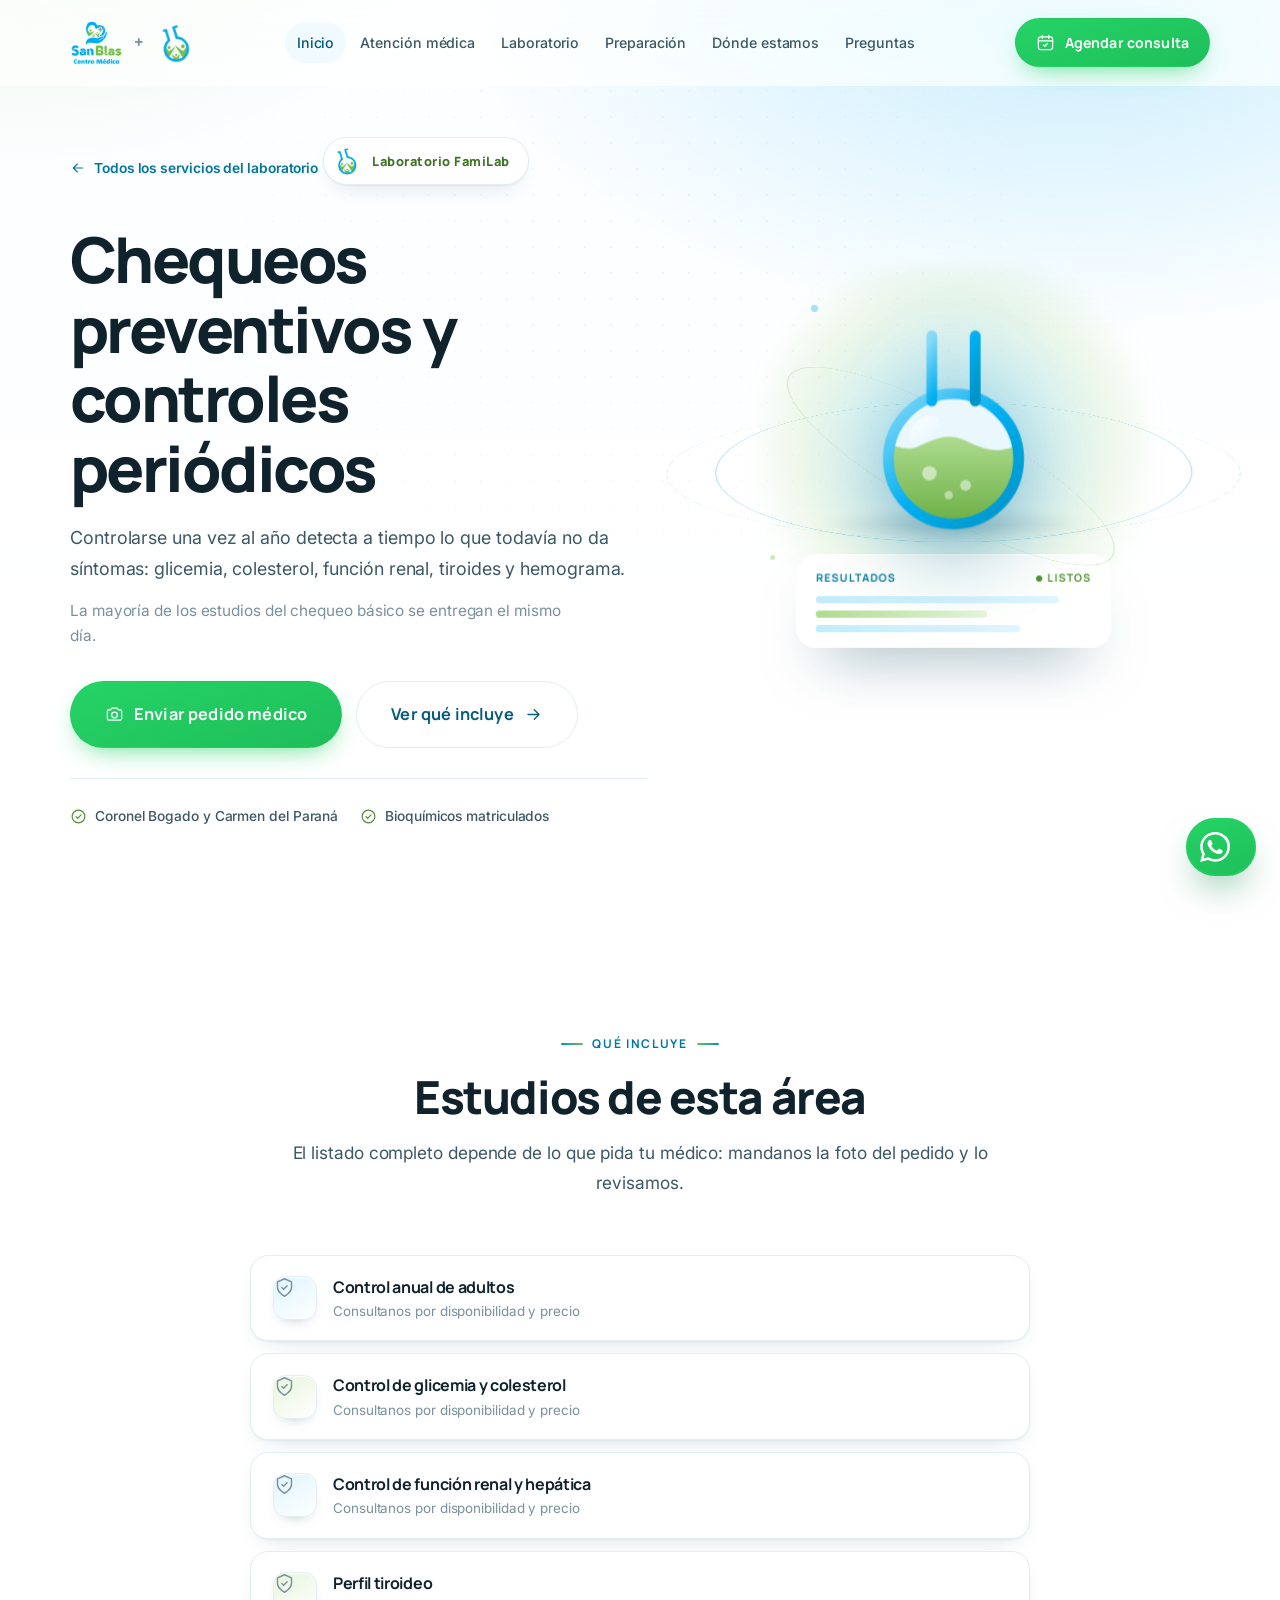
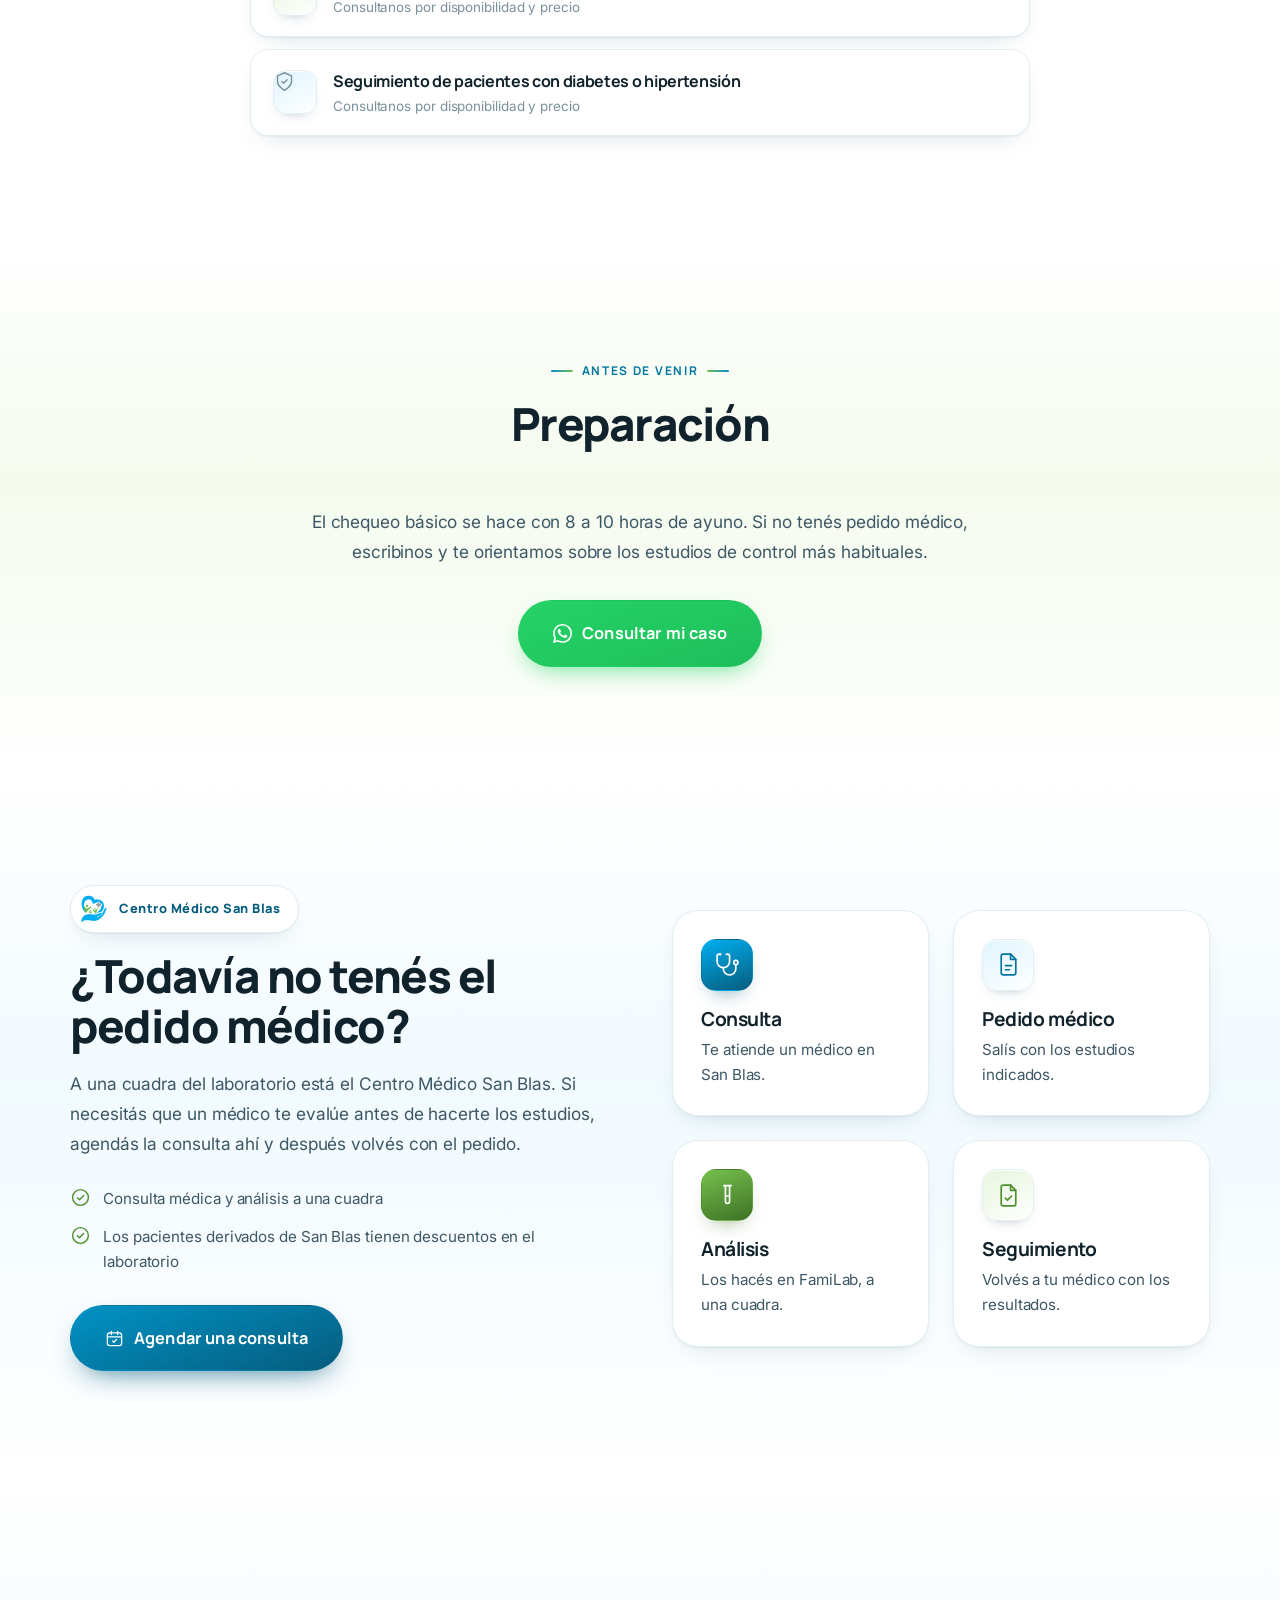
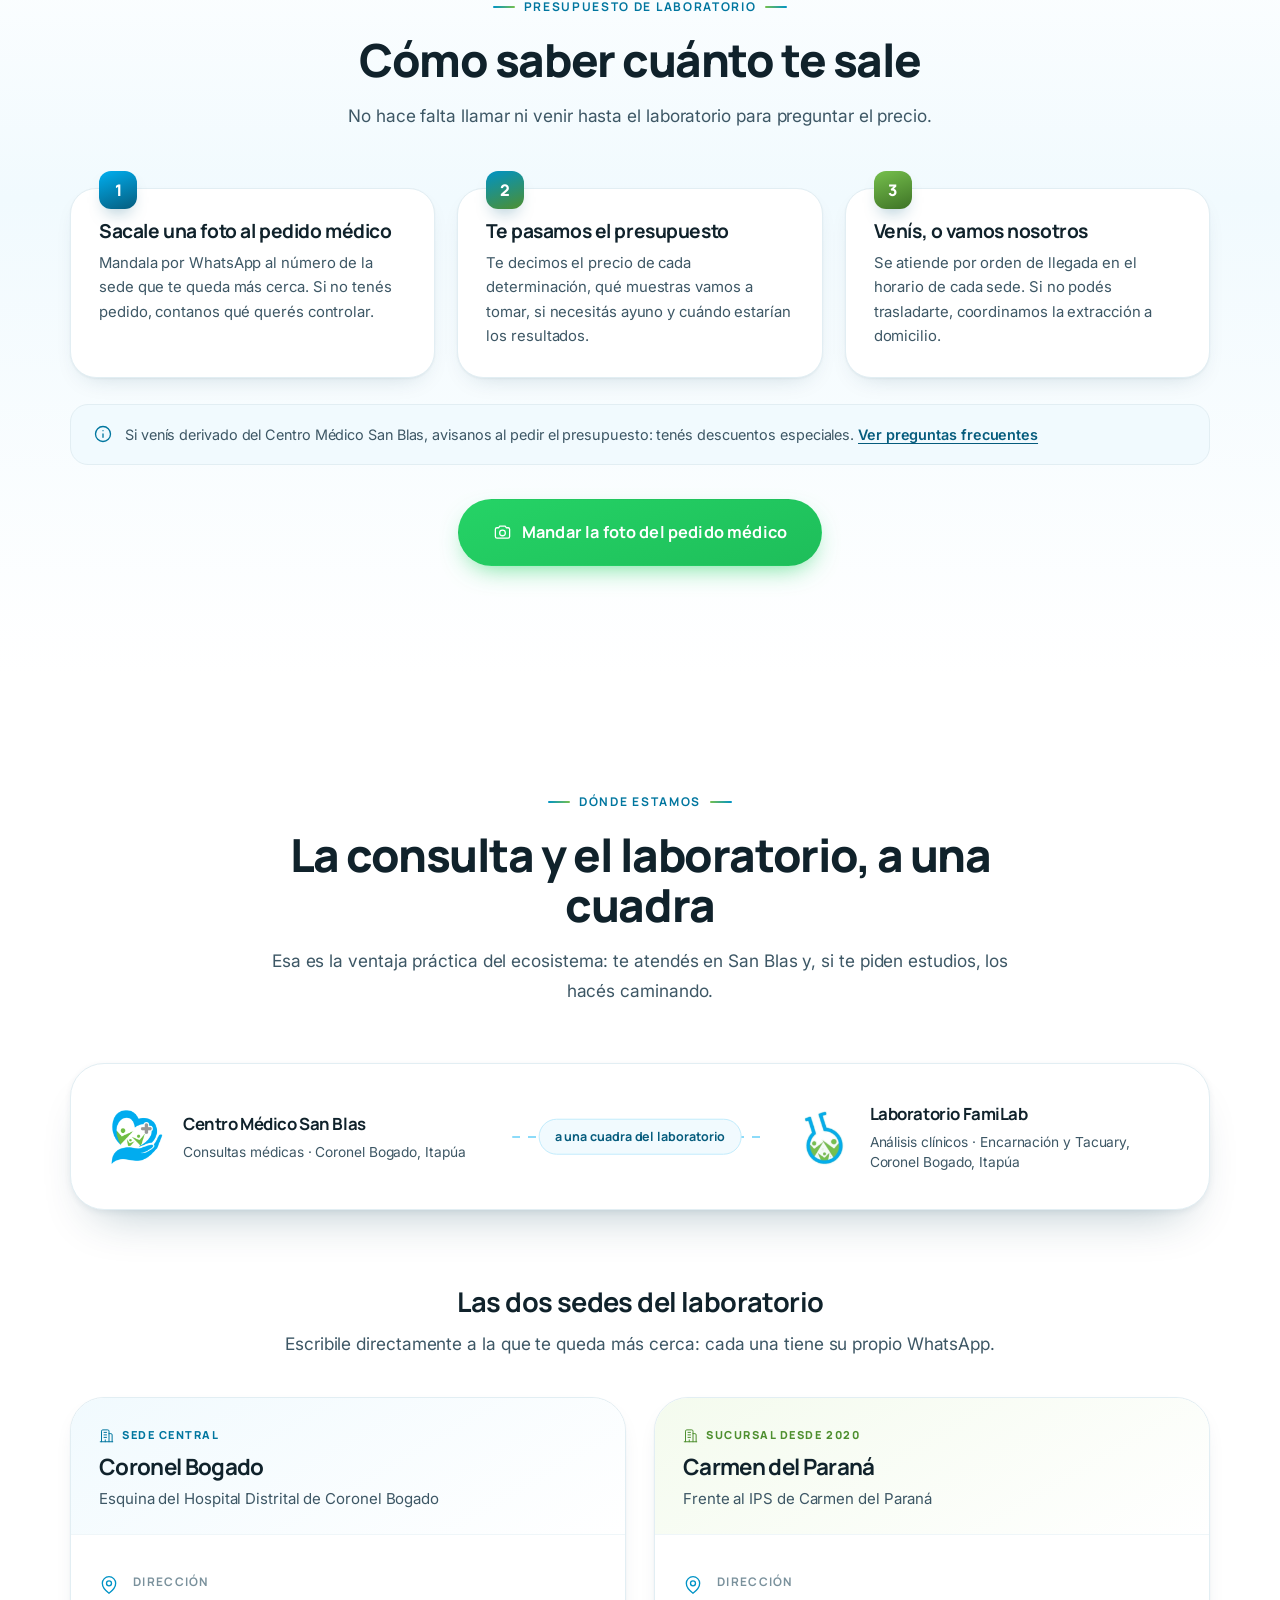
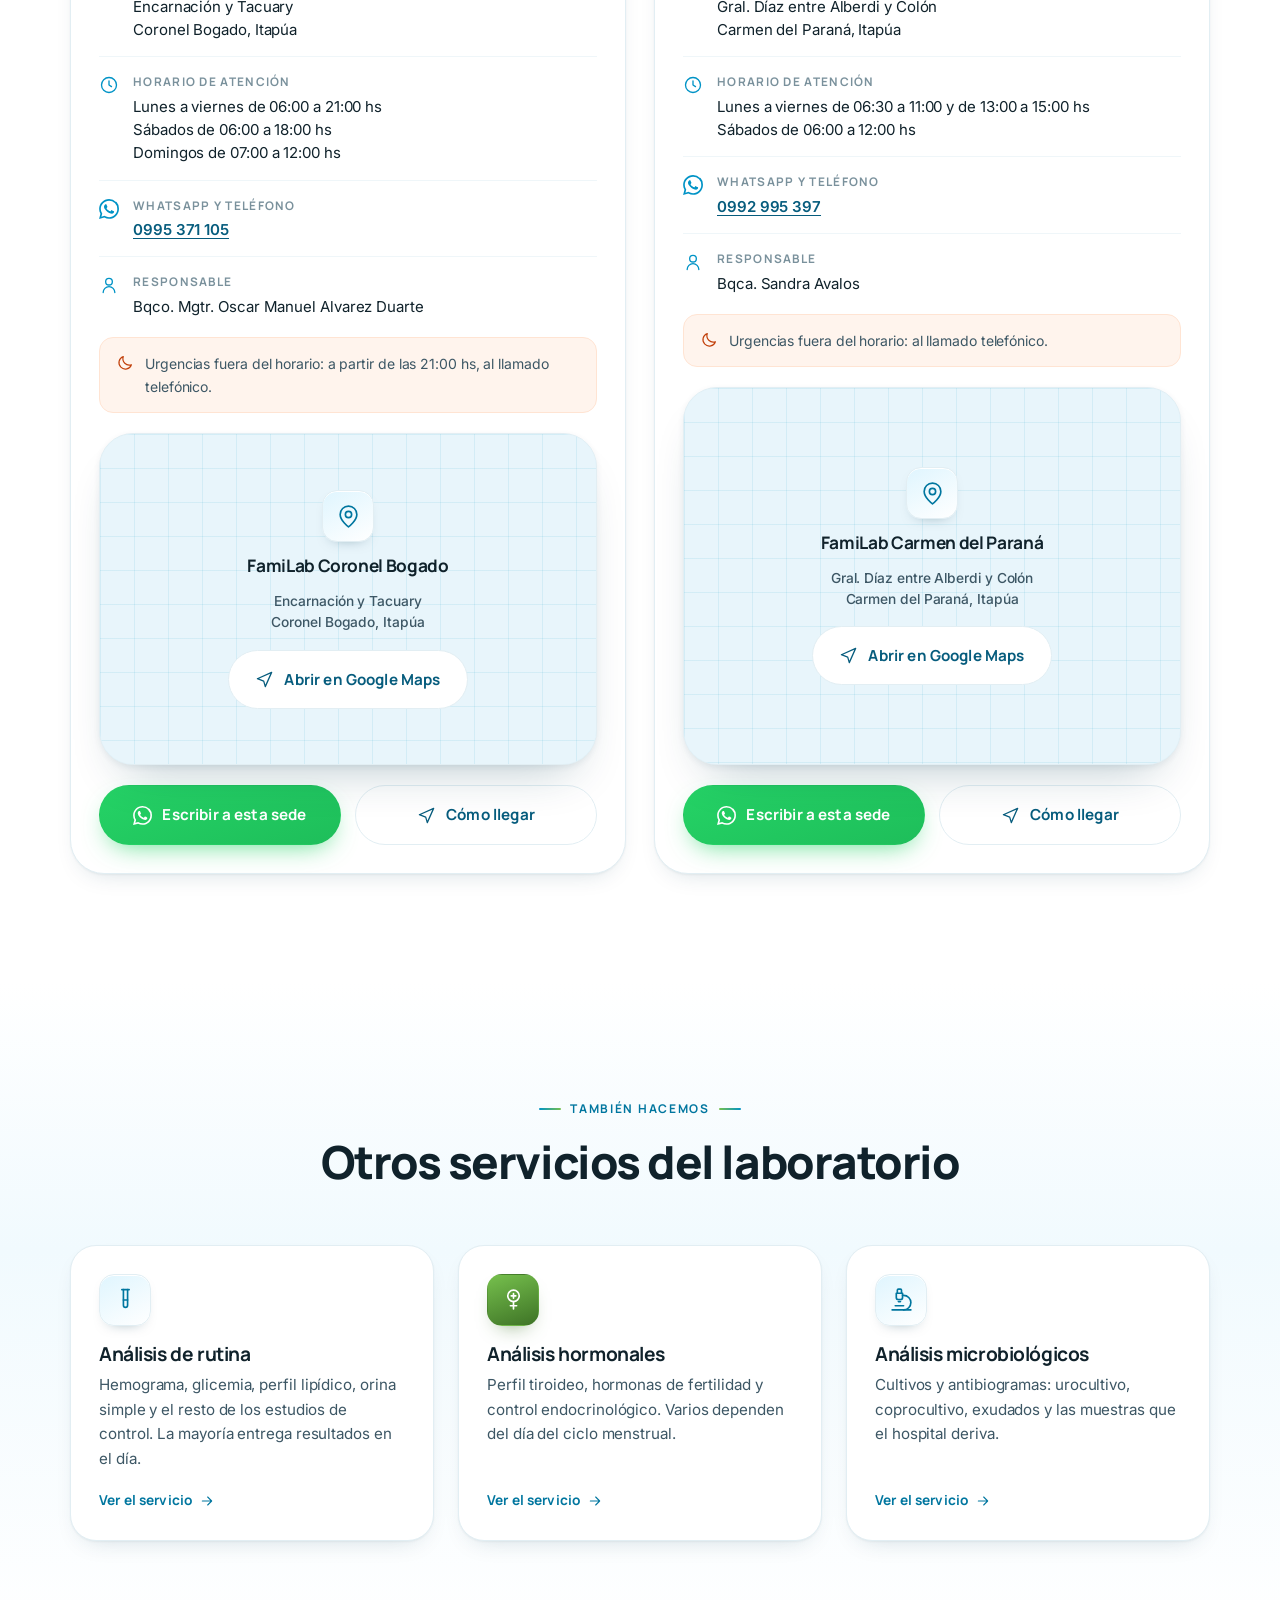
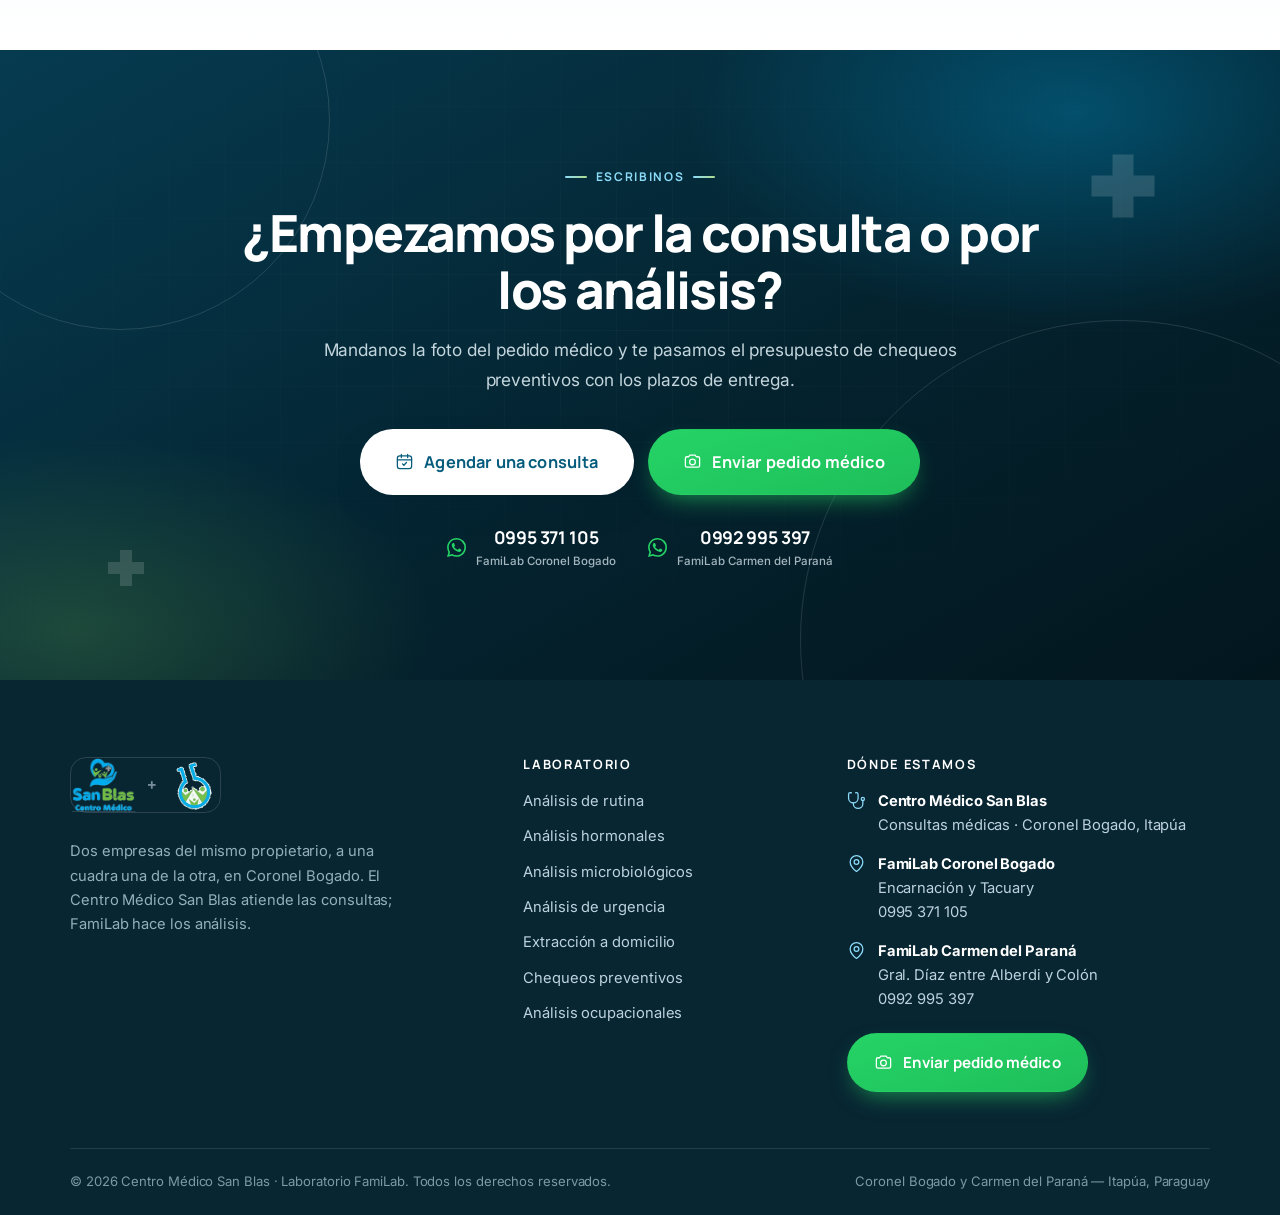
<file: servicios/chequeos-preventivos/index.html>
<!DOCTYPE html>
<html lang="es-PY">
<head>
<meta charset="UTF-8">
<meta name="viewport" content="width=device-width, initial-scale=1, viewport-fit=cover">
<title>Chequeos preventivos | Laboratorio FamiLab</title>
<meta name="description" content="Controlarse una vez al año detecta a tiempo lo que todavía no da síntomas: glicemia, colesterol, función renal, tiroides y hemograma. Mandá la foto de tu pedido médico por WhatsApp y te pasamos el presupuesto. FamiLab, Coronel Bogado y Carmen del Paraná.">
<meta name="theme-color" content="#00AFF0">
<meta name="robots" content="index, follow">
<link rel="canonical" href="https://familab.com.py/servicios/chequeos-preventivos/">
<meta property="og:type" content="website">
<meta property="og:locale" content="es_PY">
<meta property="og:site_name" content="Centro Médico San Blas + FamiLab">
<meta property="og:title" content="Chequeos preventivos | Laboratorio FamiLab">
<meta property="og:description" content="Controlarse una vez al año detecta a tiempo lo que todavía no da síntomas: glicemia, colesterol, función renal, tiroides y hemograma. Mandá la foto de tu pedido médico por WhatsApp y te pasamos el presupuesto. FamiLab, Coronel Bogado y Carmen del Paraná.">
<meta property="og:image" content="https://familab.com.py/fotos/san-blas.png">
<meta name="twitter:card" content="summary_large_image">
<link rel="icon" href="data:image/svg+xml,%3Csvg xmlns='http://www.w3.org/2000/svg' viewBox='0 0 32 32'%3E%3Crect width='32' height='32' rx='8' fill='%2300AFF0'/%3E%3Cpath d='M16 25.5C9.5 20.8 5 17.6 5 13.4 5 10 7.6 7.5 10.8 7.5c1.9 0 3.6.9 4.7 2.3l.5.7.5-.7a5.9 5.9 0 0 1 4.7-2.3C24.4 7.5 27 10 27 13.4c0 4.2-4.5 7.4-11 12.1Z' fill='%23fff'/%3E%3C/svg%3E">
<link rel="apple-touch-icon" href="../../fotos/san-blas-marca.png">
<link rel="preconnect" href="https://fonts.googleapis.com">
<link rel="preconnect" href="https://fonts.gstatic.com" crossorigin>
<link rel="stylesheet" href="https://fonts.googleapis.com/css2?family=Inter:wght@400;500;600&family=Manrope:wght@500;600;700;800&display=swap">
<link rel="stylesheet" href="../../assets/estilos.css">
</head>
<body>

<noscript><style>[data-reveal]{opacity:1!important;transform:none!important}</style></noscript>

<!-- ===== Sprite de íconos (inline: cero requests externos) ===== -->
<svg width="0" height="0" aria-hidden="true" focusable="false" style="position:absolute">
<defs>
  <symbol id="i-cross" viewBox="0 0 24 24"><path d="M9 3h6v6h6v6h-6v6H9v-6H3V9h6z" fill="currentColor" stroke="none"/></symbol>
  <symbol id="i-wa" viewBox="0 0 24 24"><path fill="currentColor" stroke="none" d="M17.472 14.382c-.297-.149-1.758-.867-2.03-.967-.273-.099-.471-.148-.67.15-.197.297-.767.966-.94 1.164-.173.199-.347.223-.644.075-.297-.15-1.255-.463-2.39-1.475-.883-.788-1.48-1.761-1.653-2.059-.173-.297-.018-.458.13-.606.134-.133.297-.347.446-.52.149-.174.198-.298.297-.497.099-.198.05-.371-.025-.52-.075-.149-.669-1.612-.916-2.207-.242-.579-.487-.5-.669-.51-.173-.008-.371-.01-.57-.01-.198 0-.52.074-.792.372-.272.297-1.04 1.016-1.04 2.479 0 1.462 1.065 2.875 1.213 3.074.149.198 2.096 3.2 5.077 4.487.709.306 1.262.489 1.694.625.712.227 1.36.195 1.872.118.571-.085 1.758-.719 2.006-1.413.248-.694.248-1.289.173-1.413-.074-.124-.272-.198-.57-.347m-5.421 7.403h-.004a9.87 9.87 0 0 1-5.031-1.378l-.361-.214-3.741.982.998-3.648-.235-.374a9.86 9.86 0 0 1-1.51-5.26c.001-5.45 4.436-9.884 9.888-9.884 2.64 0 5.122 1.03 6.988 2.898a9.82 9.82 0 0 1 2.893 6.994c-.003 5.45-4.437 9.884-9.885 9.884m8.413-18.297A11.81 11.81 0 0 0 12.05 0C5.495 0 .16 5.335.157 11.892c0 2.096.547 4.142 1.588 5.945L.057 24l6.305-1.654a11.88 11.88 0 0 0 5.683 1.448h.005c6.554 0 11.89-5.335 11.893-11.893A11.82 11.82 0 0 0 20.885 3.4"/></symbol>

  <!-- laboratorio -->
  <symbol id="i-flask" viewBox="0 0 24 24"><path d="M10 2v7.3M14 9.3V2M8.5 2h7"/><path d="M14 9.3a6.5 6.5 0 1 1-4 0"/><path d="M5.6 16.5h12.8"/></symbol>
  <symbol id="i-tube" viewBox="0 0 24 24"><path d="M8.5 2.5h7"/><path d="M10 2.5v15a2 2 0 0 0 4 0v-15"/><path d="M10 12.5h4"/></symbol>
  <symbol id="i-tubes" viewBox="0 0 24 24"><path d="M3 3h6M15 3h6"/><path d="M4.5 3v14a2.5 2.5 0 0 0 5 0V3"/><path d="M16.5 3v14a2.5 2.5 0 0 0 5 0V3"/><path d="M4.5 11h5M16.5 11h5"/></symbol>
  <symbol id="i-micro" viewBox="0 0 24 24"><path d="M6 18h8M3 22h18"/><path d="M14 22a7 7 0 0 0 0-14h-1"/><path d="M9 14h2"/><path d="M9 12a2 2 0 0 1-2-2V6h6v4a2 2 0 0 1-2 2Z"/><path d="M12 6V3a1 1 0 0 0-1-1H9a1 1 0 0 0-1 1v3"/></symbol>
  <symbol id="i-drop" viewBox="0 0 24 24"><path d="M12 2.7c3.4 4 6 7 6 10.3a6 6 0 0 1-12 0c0-3.3 2.6-6.3 6-10.3Z"/></symbol>
  <symbol id="i-dna" viewBox="0 0 24 24"><path d="M6 2c0 6 12 4 12 10S6 16 6 22"/><path d="M18 2c0 6-12 4-12 10s12 4 12 10"/><path d="M8.5 6h7M7 10h10M7 14h10M8.5 18h7"/></symbol>
  <symbol id="i-syringe" viewBox="0 0 24 24"><path d="m18 2 4 4M20.5 4.5 16 9"/><path d="m11 5 8 8-5.5 5.5a2 2 0 0 1-2.8 0l-5.2-5.2a2 2 0 0 1 0-2.8Z"/><path d="m8 12 2 2M11 9l2 2M3 21l3.5-3.5"/></symbol>
  <symbol id="i-hormone" viewBox="0 0 24 24"><circle cx="12" cy="8.5" r="5.5"/><path d="M12 14v7M9 18h6"/><path d="M9.8 8.5h4.4M12 6.3v4.4"/></symbol>

  <!-- documentos y presupuesto -->
  <symbol id="i-doc" viewBox="0 0 24 24"><path d="M14 2H7a2 2 0 0 0-2 2v16a2 2 0 0 0 2 2h10a2 2 0 0 0 2-2V7z"/><path d="M14 2v5h5"/><path d="M9 13h6M9 17h4"/></symbol>
  <symbol id="i-doc-check" viewBox="0 0 24 24"><path d="M14 2H7a2 2 0 0 0-2 2v16a2 2 0 0 0 2 2h10a2 2 0 0 0 2-2V7z"/><path d="M14 2v5h5"/><path d="m9 14.5 2 2 4-4"/></symbol>
  <symbol id="i-camera" viewBox="0 0 24 24"><path d="M3 8a2 2 0 0 1 2-2h2.2l1.4-2h6.8l1.4 2H19a2 2 0 0 1 2 2v9a2 2 0 0 1-2 2H5a2 2 0 0 1-2-2Z"/><circle cx="12" cy="12.5" r="3.6"/></symbol>
  <symbol id="i-money" viewBox="0 0 24 24"><rect x="2" y="6" width="20" height="12" rx="2.5"/><circle cx="12" cy="12" r="2.8"/><path d="M6 12h.01M18 12h.01"/></symbol>
  <symbol id="i-card" viewBox="0 0 24 24"><rect x="2" y="5" width="20" height="14" rx="2.5"/><path d="M2 10h20M6 15h4"/></symbol>
  <symbol id="i-clipboard" viewBox="0 0 24 24"><path d="M9 3h6v3H9z"/><path d="M15 4.5h2.5A1.5 1.5 0 0 1 19 6v14a1.5 1.5 0 0 1-1.5 1.5h-11A1.5 1.5 0 0 1 5 20V6a1.5 1.5 0 0 1 1.5-1.5H9"/><path d="M9 11h6M9 15h4"/></symbol>

  <!-- tiempo, lugares y contacto -->
  <symbol id="i-clock" viewBox="0 0 24 24"><circle cx="12" cy="12" r="9"/><path d="M12 7v5l3 2"/></symbol>
  <symbol id="i-moon" viewBox="0 0 24 24"><path d="M20.5 14.3A8.5 8.5 0 0 1 9.7 3.5a8.5 8.5 0 1 0 10.8 10.8Z"/></symbol>
  <symbol id="i-sunrise" viewBox="0 0 24 24"><path d="M12 3v4M5.6 9.6 4 8M18.4 9.6 20 8M2 18h20M6 14a6 6 0 0 1 12 0"/><path d="M8 21h8"/></symbol>
  <symbol id="i-pin" viewBox="0 0 24 24"><path d="M20 10c0 6-8 12-8 12s-8-6-8-12a8 8 0 0 1 16 0Z"/><circle cx="12" cy="10" r="3"/></symbol>
  <symbol id="i-nav" viewBox="0 0 24 24"><path d="M3 11 21 3l-8 18-2-7z"/></symbol>
  <symbol id="i-phone" viewBox="0 0 24 24"><path d="M21 16.9v2.6a2 2 0 0 1-2.2 2 19.5 19.5 0 0 1-8.5-3 19.2 19.2 0 0 1-5.9-5.9 19.5 19.5 0 0 1-3-8.6A2 2 0 0 1 3.4 2H6a2 2 0 0 1 2 1.7c.1 1 .4 2 .7 2.9a2 2 0 0 1-.5 2.1L7.1 9.9a16 16 0 0 0 6 6l1.2-1.1a2 2 0 0 1 2.1-.5c.9.3 1.9.6 2.9.7a2 2 0 0 1 1.7 2Z"/></symbol>
  <symbol id="i-home" viewBox="0 0 24 24"><path d="m3 9 9-7 9 7v11a2 2 0 0 1-2 2H5a2 2 0 0 1-2-2z"/><path d="M9 22V12h6v10"/></symbol>
  <symbol id="i-building" viewBox="0 0 24 24"><path d="M4 22V5a2 2 0 0 1 2-2h8a2 2 0 0 1 2 2v17"/><path d="M16 9h3a2 2 0 0 1 2 2v11M2 22h20"/><path d="M8 7h4M8 11h4M8 15h4M10 22v-3"/></symbol>
  <symbol id="i-hospital" viewBox="0 0 24 24"><path d="M3 22V8a2 2 0 0 1 2-2h14a2 2 0 0 1 2 2v14M2 22h20"/><path d="M10 6V3.5A1.5 1.5 0 0 1 11.5 2h1A1.5 1.5 0 0 1 14 3.5V6"/><path d="M11 11h2M12 10v3M9 22v-4h6v4"/></symbol>
  <symbol id="i-truck" viewBox="0 0 24 24"><path d="M2 7.5A1.5 1.5 0 0 1 3.5 6H14v11H3.5A1.5 1.5 0 0 1 2 15.5Z"/><path d="M14 10h3.6a2 2 0 0 1 1.7 1l2 3.2a2 2 0 0 1 .3 1.1V17h-7.6"/><circle cx="7.5" cy="18.5" r="2"/><circle cx="17.5" cy="18.5" r="2"/></symbol>

  <!-- personas y salud -->
  <symbol id="i-users" viewBox="0 0 24 24"><path d="M16 21v-2a4 4 0 0 0-4-4H6a4 4 0 0 0-4 4v2"/><circle cx="9" cy="7" r="4"/><path d="M22 21v-2a4 4 0 0 0-3-3.87"/><path d="M16 3.13a4 4 0 0 1 0 7.75"/></symbol>
  <symbol id="i-user" viewBox="0 0 24 24"><circle cx="12" cy="8" r="4"/><path d="M5 21a7 7 0 0 1 14 0"/></symbol>
  <symbol id="i-stetho" viewBox="0 0 24 24"><path d="M4.8 2.3A.3.3 0 1 0 5 2H4a2 2 0 0 0-2 2v5a6 6 0 0 0 12 0V4a2 2 0 0 0-2-2h-1a.2.2 0 1 0 .3.3"/><path d="M8 15v1a6 6 0 0 0 12 0v-4"/><circle cx="20" cy="10" r="2"/></symbol>
  <symbol id="i-heart" viewBox="0 0 24 24"><path d="M19 14c1.49-1.46 3-3.21 3-5.5A5.5 5.5 0 0 0 16.5 3c-1.76 0-3 .5-4.5 2-1.5-1.5-2.74-2-4.5-2A5.5 5.5 0 0 0 2 8.5c0 2.3 1.5 4.05 3 5.5l7 7Z"/></symbol>
  <symbol id="i-pulse" viewBox="0 0 24 24"><path d="M22 12h-4l-3 9L9 3l-3 9H2"/></symbol>
  <symbol id="i-baby" viewBox="0 0 24 24"><circle cx="12" cy="9" r="6"/><path d="M9.5 8h.01M14.5 8h.01"/><path d="M10 11.6a3.2 3.2 0 0 0 4 0"/><path d="M7 15.5 6 22M17 15.5 18 22M12 15v7"/></symbol>
  <symbol id="i-smile" viewBox="0 0 24 24"><circle cx="12" cy="12" r="9"/><path d="M9 10h.01M15 10h.01"/><path d="M8.6 14.3a4.6 4.6 0 0 0 6.8 0"/></symbol>
  <symbol id="i-briefcase" viewBox="0 0 24 24"><rect x="2" y="7" width="20" height="14" rx="2.5"/><path d="M8.5 7V5a2 2 0 0 1 2-2h3a2 2 0 0 1 2 2v2M2 13h20"/></symbol>
  <symbol id="i-hand" viewBox="0 0 24 24"><path d="M11 13V4.5a1.5 1.5 0 0 1 3 0V12"/><path d="M14 11.5V4a1.5 1.5 0 0 1 3 0v8"/><path d="M17 11V6.5a1.5 1.5 0 0 1 3 0V15a7 7 0 0 1-7 7h-1a7 7 0 0 1-7-7v-2.5a1.5 1.5 0 0 1 3 0V15"/></symbol>

  <!-- estados -->
  <symbol id="i-check" viewBox="0 0 24 24"><path d="m20 6-11 11-5-5"/></symbol>
  <symbol id="i-check-c" viewBox="0 0 24 24"><circle cx="12" cy="12" r="9"/><path d="m8.4 12.2 2.4 2.4 4.8-5"/></symbol>
  <symbol id="i-alert" viewBox="0 0 24 24"><path d="M10.3 3.5 2.4 17a2 2 0 0 0 1.7 3h15.8a2 2 0 0 0 1.7-3L13.7 3.5a2 2 0 0 0-3.4 0Z"/><path d="M12 9v4M12 17h.01"/></symbol>
  <symbol id="i-info" viewBox="0 0 24 24"><circle cx="12" cy="12" r="9"/><path d="M12 16v-4M12 8h.01"/></symbol>
  <symbol id="i-shield" viewBox="0 0 24 24"><path d="M12 22s8-4 8-10V5.5L12 2 4 5.5V12c0 6 8 10 8 10Z"/><path d="m9 12 2 2 4-4"/></symbol>
  <symbol id="i-award" viewBox="0 0 24 24"><circle cx="12" cy="9" r="6"/><path d="m8.2 14.3-1.4 7.2 5.2-2.7 5.2 2.7-1.4-7.2"/></symbol>
  <symbol id="i-star" viewBox="0 0 24 24"><path d="m12 3 2.7 5.6 6.1.9-4.4 4.3 1 6.1-5.4-2.9-5.4 2.9 1-6.1L3.2 9.5l6.1-.9z"/></symbol>
  <symbol id="i-sparkle" viewBox="0 0 24 24"><path d="M12 3.2 13.9 9l5.8 1.9-5.8 1.9L12 18.6 10.1 12.8 4.3 10.9 10.1 9z"/><path d="M18.5 3v3M17 4.5h3"/></symbol>
  <symbol id="i-bulb" viewBox="0 0 24 24"><path d="M9.5 18.5h5M10.5 21.5h3"/><path d="M12 2.5a6.3 6.3 0 0 0-3.7 11.4c.5.4.8 1 .9 1.6h5.6c.1-.6.4-1.2.9-1.6A6.3 6.3 0 0 0 12 2.5Z"/></symbol>
  <symbol id="i-search" viewBox="0 0 24 24"><circle cx="11" cy="11" r="7"/><path d="m20 20-3.9-3.9"/></symbol>
  <symbol id="i-chat" viewBox="0 0 24 24"><path d="M21 12a8.5 8.5 0 0 1-12.2 7.6L3 21l1.4-5.8A8.5 8.5 0 1 1 21 12Z"/><path d="M8.5 11h.01M12 11h.01M15.5 11h.01"/></symbol>
  <symbol id="i-no-food" viewBox="0 0 24 24"><circle cx="12" cy="12" r="9"/><path d="M5.6 5.6 18.4 18.4"/><path d="M9 7.5v4a1.6 1.6 0 0 0 1.6 1.6M12.4 7.5v2.2"/></symbol>
  <symbol id="i-calendar" viewBox="0 0 24 24"><rect x="3" y="5" width="18" height="16" rx="3"/><path d="M8 3v4M16 3v4M3 10h18"/><path d="m9.5 15 1.7 1.7 3.3-3.4"/></symbol>
  <symbol id="i-chevron" viewBox="0 0 24 24"><path d="m6 9 6 6 6-6"/></symbol>
  <symbol id="i-arrow" viewBox="0 0 24 24"><path d="M5 12h14m-6-6 6 6-6 6"/></symbol>
  <symbol id="i-menu" viewBox="0 0 24 24"><path d="M4 7h16M4 12h16M4 17h16"/></symbol>
  <symbol id="i-close" viewBox="0 0 24 24"><path d="m6 6 12 12M18 6 6 18"/></symbol>
</defs>
</svg>

<header class="hdr" id="hdr">
  <div class="wrap">
    <a href="../../index.html" class="logo" aria-label="Centro Médico San Blas y Laboratorio FamiLab — inicio">
      <span class="marca-dual">
        <img class="m-sb" src="../../fotos/san-blas.png" alt="Centro Médico San Blas" width="560" height="464" decoding="async">
        <span class="m-mas" aria-hidden="true">+</span>
        <img class="m-fl" src="../../fotos/logo-marca.png" alt="Laboratorio FamiLab" width="400" height="400" decoding="async">
      </span>
    </a>
    <nav class="nav" id="nav" aria-label="Navegación principal">
      <a href="../../index.html#inicio">Inicio</a>
      <a href="../../index.html#san-blas">Atención médica</a>
      <a href="../../index.html#familab">Laboratorio</a>
      <a href="../../index.html#preparacion">Preparación</a>
      <a href="../../index.html#ubicacion">Dónde estamos</a>
      <a href="../../index.html#preguntas">Preguntas</a>
    </nav>
    <div class="hdr-cta">
      <a class="btn btn--wa" href="https://wa.me/595995371105?text=Hola%2C%20quiero%20agendar%20una%20consulta%20en%20el%20Centro%20M%C3%A9dico%20San%20Blas." target="_blank" rel="noopener">
        <svg class="ico" aria-hidden="true"><use href="#i-calendar"/></svg> Agendar consulta
      </a>
      <button class="burger" id="burger" aria-label="Abrir menú" aria-expanded="false" aria-controls="mnav">
        <svg class="ico" id="burger-i" aria-hidden="true"><use href="#i-menu"/></svg>
      </button>
    </div>
  </div>
</header>

<div class="mnav" id="mnav">
  <a href="../../index.html#inicio">Inicio</a>
  <a href="../../index.html#san-blas">Atención médica</a>
  <a href="../../index.html#familab">Laboratorio</a>
  <a href="../../index.html#preparacion">Preparación</a>
  <a href="../../index.html#ubicacion">Dónde estamos</a>
  <a href="../../index.html#preguntas">Preguntas</a>
  <a class="btn btn--brand btn--block" href="https://wa.me/595995371105?text=Hola%2C%20quiero%20agendar%20una%20consulta%20en%20el%20Centro%20M%C3%A9dico%20San%20Blas." target="_blank" rel="noopener">
    <svg class="ico" aria-hidden="true"><use href="#i-calendar"/></svg> Agendar consulta
  </a>
  <a class="btn btn--wa btn--block" style="margin-top:10px" href="https://wa.me/595995371105?text=Hola%2C%20quiero%20un%20presupuesto.%20Les%20mando%20la%20foto%20de%20mi%20pedido%20m%C3%A9dico." target="_blank" rel="noopener">
    <svg class="ico" aria-hidden="true"><use href="#i-camera"/></svg> Enviar pedido médico
  </a>
</div>

<main id="inicio">

<section class="hero">
  <div class="wrap hero-grid">
    <div class="hero-copy">
      <a class="volver" href="../../index.html#familab"><svg aria-hidden="true"><use href="#i-arrow"/></svg> Todos los servicios del laboratorio</a>
      <span class="marca-chip marca-chip--fl" data-reveal style="margin-bottom:18px">
        <img src="../../fotos/logo-marca.png" alt="" width="400" height="400" decoding="async"> Laboratorio FamiLab
      </span>
      <h1 data-reveal>Chequeos preventivos y controles periódicos</h1>
      <p class="hero-sub" data-reveal style="--d:120ms">Controlarse una vez al año detecta a tiempo lo que todavía no da síntomas: glicemia, colesterol, función renal, tiroides y hemograma.</p>
      <p class="hero-note" data-reveal style="--d:180ms">La mayoría de los estudios del chequeo básico se entregan el mismo día.</p>
      <div class="btn-row" data-reveal style="--d:240ms">
        <a class="btn btn--wa btn--lg" href="https://wa.me/595995371105?text=Hola%2C%20quiero%20consultar%20por%20chequeos%20preventivos.%20Les%20mando%20la%20foto%20del%20pedido%20m%C3%A9dico." target="_blank" rel="noopener">
          <svg class="ico" aria-hidden="true"><use href="#i-camera"/></svg> Enviar pedido médico
        </a>
        <a class="btn btn--ghost btn--lg" href="#incluye">Ver qué incluye <svg class="ico" aria-hidden="true"><use href="#i-arrow"/></svg></a>
      </div>
      <div class="hero-mini" data-reveal style="--d:300ms">
        <span><svg aria-hidden="true"><use href="#i-check-c"/></svg> Coronel Bogado y Carmen del Paraná</span>
        <span><svg aria-hidden="true"><use href="#i-check-c"/></svg> Bioquímicos matriculados</span>
      </div>
    </div>
    <div class="scene" aria-hidden="true">
      <div class="scene-in">
        <div class="glow"></div>
        <div class="ring ring--c"></div>
        <div class="ring ring--a"><i></i></div>
        <div class="ring ring--b"><i></i></div>
        <div class="pedestal"></div>
        <div class="flask-wrap">
          <svg class="ill" viewBox="0 0 180 200">
            <defs>
              <linearGradient id="vidrio" x1="0" y1="0" x2="1" y2="1">
                <stop offset="0" stop-color="#8CDBF9"/><stop offset=".5" stop-color="#00AFF0"/><stop offset="1" stop-color="#0093C6"/>
              </linearGradient>
              <linearGradient id="liquido" x1="0" y1="0" x2="0" y2="1">
                <stop offset="0" stop-color="#AEDC8E"/><stop offset="1" stop-color="#63A93D"/>
              </linearGradient>
              <linearGradient id="brillo" x1="0" y1="0" x2="0" y2="1">
                <stop offset="0" stop-color="#fff" stop-opacity=".9"/><stop offset="1" stop-color="#fff" stop-opacity="0"/>
              </linearGradient>
              <clipPath id="bulbo"><circle cx="90" cy="128" r="54"/></clipPath>
            </defs>
            <circle cx="90" cy="128" r="54" fill="#EAF8FE"/>
            <g clip-path="url(#bulbo)">
              <path fill="url(#liquido)" d="M20 118c14-9 26 6 40 0s24-12 38-6 26 14 46 4v76H20Z"/>
              <circle class="bubble" cx="70" cy="140" r="6" fill="#fff" opacity=".55"/>
              <circle class="bubble" cx="100" cy="150" r="4.5" fill="#fff" opacity=".5"/>
              <circle class="bubble" cx="86" cy="158" r="3.5" fill="#fff" opacity=".45"/>
            </g>
            <circle cx="90" cy="128" r="54" fill="none" stroke="url(#vidrio)" stroke-width="9"/>
            <path d="M72 80V26M108 80V26" fill="none" stroke="url(#vidrio)" stroke-width="9" stroke-linecap="round"/>
            <path d="M64 24h18M98 24h18" fill="none" stroke="url(#vidrio)" stroke-width="9" stroke-linecap="round"/>
            <ellipse cx="66" cy="104" rx="15" ry="9" fill="url(#brillo)" transform="rotate(-38 66 104)" opacity=".75"/>
          </svg>
        </div>
        <div class="res-card">
          <div class="lbl"><span>Resultados</span><em>listos</em></div>
          <div class="res-rows"><i></i><i></i><i></i></div>
        </div>
        <div class="particles">
          <i style="width:7px;height:7px;top:16%;left:22%"></i>
          <i style="width:5px;height:5px;top:64%;left:14%;animation-delay:1.6s"></i>
          <i style="width:8px;height:8px;top:78%;left:72%;animation-delay:3.1s"></i>
        </div>
      </div>
    </div>
  </div>
</section>

<section class="sec" id="incluye">
  <div class="wrap" style="max-width:820px">
    <div class="sec-head center" data-reveal>
      <span class="eyebrow">Qué incluye</span>
      <h2>Estudios de esta área</h2>
      <p class="lead" style="margin-top:16px">El listado completo depende de lo que pida tu médico: mandanos la foto del pedido y lo revisamos.</p>
    </div>
    <div class="proc-list">
        <div class="proc"><span class="itile"><svg class="ico" aria-hidden="true"><use href="#i-shield"/></svg></span><div><b>Control anual de adultos</b><span>Consultanos por disponibilidad y precio</span></div></div>
        <div class="proc"><span class="itile itile--soft"><svg class="ico" aria-hidden="true"><use href="#i-shield"/></svg></span><div><b>Control de glicemia y colesterol</b><span>Consultanos por disponibilidad y precio</span></div></div>
        <div class="proc"><span class="itile"><svg class="ico" aria-hidden="true"><use href="#i-shield"/></svg></span><div><b>Control de función renal y hepática</b><span>Consultanos por disponibilidad y precio</span></div></div>
        <div class="proc"><span class="itile itile--soft"><svg class="ico" aria-hidden="true"><use href="#i-shield"/></svg></span><div><b>Perfil tiroideo</b><span>Consultanos por disponibilidad y precio</span></div></div>
        <div class="proc"><span class="itile"><svg class="ico" aria-hidden="true"><use href="#i-shield"/></svg></span><div><b>Seguimiento de pacientes con diabetes o hipertensión</b><span>Consultanos por disponibilidad y precio</span></div></div>
    </div>
  </div>
</section>

<section class="sec sec--leaf">
  <div class="wrap" style="max-width:820px">
    <div class="sec-head center" data-reveal>
      <span class="eyebrow">Antes de venir</span>
      <h2>Preparación</h2>
    </div>
    <p class="lead center" data-reveal style="max-width:64ch;margin-inline:auto">El chequeo básico se hace con 8 a 10 horas de ayuno. Si no tenés pedido médico, escribinos y te orientamos sobre los estudios de control más habituales.</p>
    <div class="center" style="margin-top:34px" data-reveal>
      <a class="btn btn--wa btn--lg" href="https://wa.me/595995371105?text=Hola%2C%20quiero%20consultar%20por%20chequeos%20preventivos.%20Les%20mando%20la%20foto%20del%20pedido%20m%C3%A9dico." target="_blank" rel="noopener">
        <svg class="ico" aria-hidden="true"><use href="#i-wa"/></svg> Consultar mi caso
      </a>
    </div>
  </div>
</section>

<section class="sec sec--sb">
  <div class="wrap split">
    <div data-reveal>
      <span class="marca-chip marca-chip--sb" style="margin-bottom:18px">
        <img src="../../fotos/san-blas-marca.png" alt="" width="400" height="400" decoding="async"> Centro Médico San Blas
      </span>
      <h2>¿Todavía no tenés el pedido médico?</h2>
      <p class="lead" style="margin-top:18px">
        A una cuadra del laboratorio está el Centro Médico San Blas. Si necesitás que un médico te evalúe
        antes de hacerte los estudios, agendás la consulta ahí y después volvés con el pedido.
      </p>
      <ul class="checklist">
        <li><svg aria-hidden="true"><use href="#i-check-c"/></svg> Consulta médica y análisis a una cuadra</li>
        <li><svg aria-hidden="true"><use href="#i-check-c"/></svg> Los pacientes derivados de San Blas tienen descuentos en el laboratorio</li>
      </ul>
      <div class="btn-row" style="margin-top:30px">
        <a class="btn btn--brand btn--lg" href="https://wa.me/595995371105?text=Hola%2C%20quiero%20agendar%20una%20consulta%20en%20el%20Centro%20M%C3%A9dico%20San%20Blas." target="_blank" rel="noopener">
          <svg class="ico" aria-hidden="true"><use href="#i-calendar"/></svg> Agendar una consulta
        </a>
      </div>
    </div>
    <div data-reveal style="--d:120ms">
      <div class="grid lab-grid">
        <div class="card"><span class="itile itile--accent"><svg class="ico" aria-hidden="true"><use href="#i-stetho"/></svg></span><h3>Consulta</h3><p>Te atiende un médico en San Blas.</p></div>
        <div class="card"><span class="itile"><svg class="ico" aria-hidden="true"><use href="#i-doc"/></svg></span><h3>Pedido médico</h3><p>Salís con los estudios indicados.</p></div>
        <div class="card"><span class="itile itile--leaf"><svg class="ico" aria-hidden="true"><use href="#i-tube"/></svg></span><h3>Análisis</h3><p>Los hacés en FamiLab, a una cuadra.</p></div>
        <div class="card"><span class="itile itile--soft"><svg class="ico" aria-hidden="true"><use href="#i-doc-check"/></svg></span><h3>Seguimiento</h3><p>Volvés a tu médico con los resultados.</p></div>
      </div>
    </div>
  </div>
</section>

<section class="sec sec--sky" id="presupuesto">
  <div class="wrap">
    <div class="sec-head center" data-reveal>
      <span class="eyebrow">Presupuesto de laboratorio</span>
      <h2>Cómo saber cuánto te sale</h2>
      <p class="lead" style="margin-top:16px">No hace falta llamar ni venir hasta el laboratorio para preguntar el precio.</p>
    </div>
    <div class="pasos">
      <article class="paso" data-reveal>
        <h3>Sacale una foto al pedido médico</h3>
        <p>Mandala por WhatsApp al número de la sede que te queda más cerca. Si no tenés pedido, contanos qué querés controlar.</p>
      </article>
      <article class="paso" data-reveal style="--d:90ms">
        <h3>Te pasamos el presupuesto</h3>
        <p>Te decimos el precio de cada determinación, qué muestras vamos a tomar, si necesitás ayuno y cuándo estarían los resultados.</p>
      </article>
      <article class="paso" data-reveal style="--d:180ms">
        <h3>Venís, o vamos nosotros</h3>
        <p>Se atiende por orden de llegada en el horario de cada sede. Si no podés trasladarte, coordinamos la extracción a domicilio.</p>
      </article>
    </div>
    <div class="paso-nota" data-reveal>
      <svg aria-hidden="true"><use href="#i-info"/></svg>
      <span>Si venís derivado del Centro Médico San Blas, avisanos al pedir el presupuesto: tenés descuentos especiales.
      <a href="../../index.html#preguntas">Ver preguntas frecuentes</a></span>
    </div>
    <div class="center" style="margin-top:34px" data-reveal>
      <a class="btn btn--wa btn--lg" href="https://wa.me/595995371105?text=Hola%2C%20quiero%20un%20presupuesto.%20Les%20mando%20la%20foto%20de%20mi%20pedido%20m%C3%A9dico." target="_blank" rel="noopener">
        <svg class="ico" aria-hidden="true"><use href="#i-camera"/></svg> Mandar la foto del pedido médico
      </a>
    </div>
  </div>
</section>

<section class="sec" id="ubicacion">
  <div class="wrap">
    <div class="sec-head center" data-reveal>
      <span class="eyebrow">Dónde estamos</span>
      <h2>La consulta y el laboratorio, a una cuadra</h2>
      <p class="lead" style="margin-top:16px">Esa es la ventaja práctica del ecosistema: te atendés en San Blas y,
      si te piden estudios, los hacés caminando.</p>
    </div>

    <div class="cuadra" data-reveal>
      <div class="cuadra-punto cuadra-punto--sb">
        <img src="../../fotos/san-blas-marca.png" alt="" width="400" height="400" decoding="async">
        <div>
          <b>Centro Médico San Blas</b>
          <span>Consultas médicas · Coronel Bogado, Itapúa</span>
        </div>
      </div>
      <div class="cuadra-linea" aria-hidden="true">
        <span class="cuadra-dist">a una cuadra del laboratorio</span>
      </div>
      <div class="cuadra-punto cuadra-punto--fl">
        <img src="../../fotos/logo-marca.png" alt="" width="400" height="400" decoding="async">
        <div>
          <b>Laboratorio FamiLab</b>
          <span>Análisis clínicos · Encarnación y Tacuary, Coronel Bogado, Itapúa</span>
        </div>
      </div>
    </div>

    <div class="sec-head center" data-reveal style="margin-top:clamp(48px,6vw,80px);margin-bottom:clamp(28px,3vw,40px)">
      <h3 style="font-size:clamp(1.3rem,2.4vw,1.7rem)">Las dos sedes del laboratorio</h3>
      <p class="lead" style="margin-top:12px">Escribile directamente a la que te queda más cerca: cada una tiene su propio WhatsApp.</p>
    </div>
    <div class="sedes">
      <article class="sede" data-reveal style="--d:0ms">
        <div class="sede-top">
          <span class="kicker"><svg class="ico" style="width:15px;height:15px" aria-hidden="true"><use href="#i-building"/></svg> Sede central</span>
          <h3>Coronel Bogado</h3>
          <p>Esquina del Hospital Distrital de Coronel Bogado</p>
        </div>
        <div class="sede-body">
          <div class="sede-rows">
            <div class="sede-row">
              <svg aria-hidden="true"><use href="#i-pin"/></svg>
              <div><b>Dirección</b><p>Encarnación y Tacuary<br>Coronel Bogado, Itapúa</p></div>
            </div>
            <div class="sede-row">
              <svg aria-hidden="true"><use href="#i-clock"/></svg>
              <div><b>Horario de atención</b><p>Lunes a viernes de 06:00 a 21:00 hs<br>Sábados de 06:00 a 18:00 hs<br>Domingos de 07:00 a 12:00 hs</p></div>
            </div>
            <div class="sede-row">
              <svg aria-hidden="true"><use href="#i-wa"/></svg>
              <div><b>WhatsApp y teléfono</b><p><a href="https://wa.me/595995371105?text=Hola%2C%20quiero%20un%20presupuesto.%20Les%20mando%20la%20foto%20de%20mi%20pedido%20m%C3%A9dico." target="_blank" rel="noopener">0995 371 105</a></p></div>
            </div>
            <div class="sede-row">
              <svg aria-hidden="true"><use href="#i-user"/></svg>
              <div><b>Responsable</b><p>Bqco. Mgtr. Oscar Manuel Alvarez Duarte</p></div>
            </div>
          </div>
          <div class="sede-urg">
            <svg aria-hidden="true"><use href="#i-moon"/></svg>
            <span>Urgencias fuera del horario: a partir de las 21:00 hs, al llamado telefónico.</span>
          </div>
          <div class="map-card" style="margin-top:20px;min-height:250px"
               data-map="-27.169587,-56.233484 (Laboratorio FamiLab)" data-map-title="Mapa con la ubicación de FamiLab en Coronel Bogado">
            <div class="map-ph">
              <span class="itile"><svg class="ico" aria-hidden="true"><use href="#i-pin"/></svg></span>
              <b>FamiLab Coronel Bogado</b>
              <span>Encarnación y Tacuary<br>Coronel Bogado, Itapúa</span>
              <a class="btn btn--ghost" href="https://www.google.com/maps/search/?api=1&query=-27.169587%2C-56.233484" target="_blank" rel="noopener">
                <svg class="ico" aria-hidden="true"><use href="#i-nav"/></svg> Abrir en Google Maps
              </a>
            </div>
          </div>
          <div class="btn-row">
            <a class="btn btn--wa" href="https://wa.me/595995371105?text=Hola%2C%20quiero%20un%20presupuesto.%20Les%20mando%20la%20foto%20de%20mi%20pedido%20m%C3%A9dico." target="_blank" rel="noopener">
              <svg class="ico" aria-hidden="true"><use href="#i-wa"/></svg> Escribir a esta sede
            </a>
            <a class="btn btn--ghost" href="https://www.google.com/maps/dir/?api=1&destination=-27.169587%2C-56.233484" target="_blank" rel="noopener">
              <svg class="ico" aria-hidden="true"><use href="#i-nav"/></svg> Cómo llegar
            </a>
          </div>
        </div>
      </article>
      <article class="sede" data-reveal style="--d:110ms">
        <div class="sede-top">
          <span class="kicker"><svg class="ico" style="width:15px;height:15px" aria-hidden="true"><use href="#i-building"/></svg> Sucursal desde 2020</span>
          <h3>Carmen del Paraná</h3>
          <p>Frente al IPS de Carmen del Paraná</p>
        </div>
        <div class="sede-body">
          <div class="sede-rows">
            <div class="sede-row">
              <svg aria-hidden="true"><use href="#i-pin"/></svg>
              <div><b>Dirección</b><p>Gral. Díaz entre Alberdi y Colón<br>Carmen del Paraná, Itapúa</p></div>
            </div>
            <div class="sede-row">
              <svg aria-hidden="true"><use href="#i-clock"/></svg>
              <div><b>Horario de atención</b><p>Lunes a viernes de 06:30 a 11:00 y de 13:00 a 15:00 hs<br>Sábados de 06:00 a 12:00 hs</p></div>
            </div>
            <div class="sede-row">
              <svg aria-hidden="true"><use href="#i-wa"/></svg>
              <div><b>WhatsApp y teléfono</b><p><a href="https://wa.me/595992995397?text=Hola%2C%20quiero%20un%20presupuesto.%20Les%20mando%20la%20foto%20de%20mi%20pedido%20m%C3%A9dico." target="_blank" rel="noopener">0992 995 397</a></p></div>
            </div>
            <div class="sede-row">
              <svg aria-hidden="true"><use href="#i-user"/></svg>
              <div><b>Responsable</b><p>Bqca. Sandra Avalos</p></div>
            </div>
          </div>
          <div class="sede-urg">
            <svg aria-hidden="true"><use href="#i-moon"/></svg>
            <span>Urgencias fuera del horario: al llamado telefónico.</span>
          </div>
          <div class="map-card" style="margin-top:20px;min-height:250px"
               data-map="Gral. Díaz 644, Carmen del Paraná 070701, Paraguay (Laboratorio FamiLab)" data-map-title="Mapa con la ubicación de FamiLab en Carmen del Paraná">
            <div class="map-ph">
              <span class="itile"><svg class="ico" aria-hidden="true"><use href="#i-pin"/></svg></span>
              <b>FamiLab Carmen del Paraná</b>
              <span>Gral. Díaz entre Alberdi y Colón<br>Carmen del Paraná, Itapúa</span>
              <a class="btn btn--ghost" href="https://www.google.com/maps/search/?api=1&query=Gral.%20D%C3%ADaz%20644%2C%20Carmen%20del%20Paran%C3%A1%20070701%2C%20Paraguay" target="_blank" rel="noopener">
                <svg class="ico" aria-hidden="true"><use href="#i-nav"/></svg> Abrir en Google Maps
              </a>
            </div>
          </div>
          <div class="btn-row">
            <a class="btn btn--wa" href="https://wa.me/595992995397?text=Hola%2C%20quiero%20un%20presupuesto.%20Les%20mando%20la%20foto%20de%20mi%20pedido%20m%C3%A9dico." target="_blank" rel="noopener">
              <svg class="ico" aria-hidden="true"><use href="#i-wa"/></svg> Escribir a esta sede
            </a>
            <a class="btn btn--ghost" href="https://www.google.com/maps/dir/?api=1&destination=Gral.%20D%C3%ADaz%20644%2C%20Carmen%20del%20Paran%C3%A1%20070701%2C%20Paraguay" target="_blank" rel="noopener">
              <svg class="ico" aria-hidden="true"><use href="#i-nav"/></svg> Cómo llegar
            </a>
          </div>
        </div>
      </article>
    </div>
  </div>
</section>

<section class="sec sec--sky">
  <div class="wrap">
    <div class="sec-head center" data-reveal>
      <span class="eyebrow">También hacemos</span>
      <h2>Otros servicios del laboratorio</h2>
    </div>
    <div class="grid serv-grid">
      <article class="card" data-reveal style="--d:0ms">
        <span class="itile"><svg class="ico" aria-hidden="true"><use href="#i-tube"/></svg></span>
        <h3>Análisis de rutina</h3>
        <p>Hemograma, glicemia, perfil lipídico, orina simple y el resto de los estudios de control. La mayoría entrega resultados en el día.</p>
        <a class="card-link" href="../../servicios/analisis-de-rutina/index.html">Ver el servicio <svg aria-hidden="true"><use href="#i-arrow"/></svg></a>
      </article>
      <article class="card" data-reveal style="--d:70ms">
        <span class="itile itile--leaf"><svg class="ico" aria-hidden="true"><use href="#i-hormone"/></svg></span>
        <h3>Análisis hormonales</h3>
        <p>Perfil tiroideo, hormonas de fertilidad y control endocrinológico. Varios dependen del día del ciclo menstrual.</p>
        <a class="card-link" href="../../servicios/analisis-hormonales/index.html">Ver el servicio <svg aria-hidden="true"><use href="#i-arrow"/></svg></a>
      </article>
      <article class="card" data-reveal style="--d:140ms">
        <span class="itile"><svg class="ico" aria-hidden="true"><use href="#i-micro"/></svg></span>
        <h3>Análisis microbiológicos</h3>
        <p>Cultivos y antibiogramas: urocultivo, coprocultivo, exudados y las muestras que el hospital deriva.</p>
        <a class="card-link" href="../../servicios/analisis-microbiologicos/index.html">Ver el servicio <svg aria-hidden="true"><use href="#i-arrow"/></svg></a>
      </article>
    </div>
  </div>
</section>

<section class="sec dark cta-final" id="contacto">
  <div class="cta-orbs" aria-hidden="true">
    <span class="o" style="width:420px;height:420px;top:-140px;left:-90px"></span>
    <span class="o" style="width:640px;height:640px;bottom:-280px;right:-160px"></span>
    <svg class="cta-cross" style="width:84px;top:15%;right:9%" viewBox="0 0 24 24" aria-hidden="true"><use href="#i-cross"/></svg>
    <svg class="cta-cross" style="width:48px;bottom:14%;left:8%;animation-delay:1.4s" viewBox="0 0 24 24" aria-hidden="true"><use href="#i-cross"/></svg>
  </div>
  <div class="wrap">
    <span class="eyebrow" data-reveal>Escribinos</span>
    <h2 data-reveal style="--d:70ms">¿Empezamos por la consulta o por los análisis?</h2>
    <p class="lead" data-reveal style="--d:140ms;color:rgba(232,247,253,.84);max-width:640px;margin-inline:auto">Mandanos la foto del pedido médico y te pasamos el presupuesto de chequeos preventivos con los plazos de entrega.</p>
    <div class="btn-row" data-reveal style="--d:210ms">
      <a class="btn btn--light btn--lg" href="https://wa.me/595995371105?text=Hola%2C%20quiero%20agendar%20una%20consulta%20en%20el%20Centro%20M%C3%A9dico%20San%20Blas." target="_blank" rel="noopener">
        <svg class="ico" aria-hidden="true"><use href="#i-calendar"/></svg> Agendar una consulta
      </a>
      <a class="btn btn--wa btn--lg" href="https://wa.me/595995371105?text=Hola%2C%20quiero%20un%20presupuesto.%20Les%20mando%20la%20foto%20de%20mi%20pedido%20m%C3%A9dico." target="_blank" rel="noopener">
        <svg class="ico" aria-hidden="true"><use href="#i-camera"/></svg> Enviar pedido médico
      </a>
    </div>
    <div class="cta-nums" data-reveal style="--d:280ms">
      <a class="cta-num" href="https://wa.me/595995371105?text=Hola%2C%20quiero%20un%20presupuesto.%20Les%20mando%20la%20foto%20de%20mi%20pedido%20m%C3%A9dico." target="_blank" rel="noopener">
        <svg aria-hidden="true"><use href="#i-wa"/></svg>
        <span>0995 371 105<small>FamiLab Coronel Bogado</small></span>
      </a>
      <a class="cta-num" href="https://wa.me/595992995397?text=Hola%2C%20quiero%20un%20presupuesto.%20Les%20mando%20la%20foto%20de%20mi%20pedido%20m%C3%A9dico." target="_blank" rel="noopener">
        <svg aria-hidden="true"><use href="#i-wa"/></svg>
        <span>0992 995 397<small>FamiLab Carmen del Paraná</small></span>
      </a>
    </div>
  </div>
</section>

</main>

<footer class="ftr">
  <div class="wrap">
    <div class="ftr-grid">
      <div>
        <a href="../../index.html" class="logo-plate" aria-label="Centro Médico San Blas y Laboratorio FamiLab — inicio">
          <span class="marca-dual marca-dual--ftr">
        <img class="m-sb" src="../../fotos/san-blas.png" alt="Centro Médico San Blas" width="560" height="464" decoding="async">
        <span class="m-mas" aria-hidden="true">+</span>
        <img class="m-fl" src="../../fotos/logo-marca.png" alt="Laboratorio FamiLab" width="400" height="400" decoding="async">
      </span>
        </a>
        <p class="ftr-claim">Dos empresas del mismo propietario, a una cuadra una de la otra, en Coronel Bogado.
        El Centro Médico San Blas atiende las consultas; FamiLab hace los análisis.</p>
      </div>
      <div>
        <h4>Laboratorio</h4>
        <ul>
          <li><a href="../../servicios/analisis-de-rutina/index.html">Análisis de rutina</a></li>
          <li><a href="../../servicios/analisis-hormonales/index.html">Análisis hormonales</a></li>
          <li><a href="../../servicios/analisis-microbiologicos/index.html">Análisis microbiológicos</a></li>
          <li><a href="../../servicios/analisis-de-urgencia/index.html">Análisis de urgencia</a></li>
          <li><a href="../../servicios/extraccion-a-domicilio/index.html">Extracción a domicilio</a></li>
          <li><a href="../../servicios/chequeos-preventivos/index.html">Chequeos preventivos</a></li>
          <li><a href="../../servicios/analisis-ocupacionales/index.html">Análisis ocupacionales</a></li>
        </ul>
      </div>
      <div>
        <h4>Dónde estamos</h4>
        <div class="ftr-contact">
          <div><svg aria-hidden="true"><use href="#i-stetho"/></svg><span><b style="color:#fff">Centro Médico San Blas</b><br>
            Consultas médicas · Coronel Bogado, Itapúa</span></div>
          <div><svg aria-hidden="true"><use href="#i-pin"/></svg><span><b style="color:#fff">FamiLab Coronel Bogado</b><br>Encarnación y Tacuary<br>
            <a href="https://wa.me/595995371105?text=Hola%2C%20quiero%20un%20presupuesto.%20Les%20mando%20la%20foto%20de%20mi%20pedido%20m%C3%A9dico." target="_blank" rel="noopener">0995 371 105</a></span></div>
          <div><svg aria-hidden="true"><use href="#i-pin"/></svg><span><b style="color:#fff">FamiLab Carmen del Paraná</b><br>Gral. Díaz entre Alberdi y Colón<br>
            <a href="https://wa.me/595992995397?text=Hola%2C%20quiero%20un%20presupuesto.%20Les%20mando%20la%20foto%20de%20mi%20pedido%20m%C3%A9dico." target="_blank" rel="noopener">0992 995 397</a></span></div>
        </div>
        <a class="btn btn--wa" style="margin-top:22px" href="https://wa.me/595995371105?text=Hola%2C%20quiero%20un%20presupuesto.%20Les%20mando%20la%20foto%20de%20mi%20pedido%20m%C3%A9dico." target="_blank" rel="noopener">
          <svg class="ico" aria-hidden="true"><use href="#i-camera"/></svg> Enviar pedido médico
        </a>
      </div>
    </div>
    <div class="ftr-bottom">
      <span>© 2026 Centro Médico San Blas · Laboratorio FamiLab. Todos los derechos reservados.</span>
      <span>Coronel Bogado y Carmen del Paraná — Itapúa, Paraguay</span>
    </div>
  </div>
</footer>

<a class="wa-float" href="https://wa.me/595995371105?text=Hola%2C%20quiero%20un%20presupuesto.%20Les%20mando%20la%20foto%20de%20mi%20pedido%20m%C3%A9dico." target="_blank" rel="noopener" aria-label="Escribir por WhatsApp">
  <svg aria-hidden="true"><use href="#i-wa"/></svg>
  <span class="lbl">Escribinos por WhatsApp</span>
</a>

<div class="wa-bar">
  <a class="btn btn--brand btn--block" href="https://wa.me/595995371105?text=Hola%2C%20quiero%20agendar%20una%20consulta%20en%20el%20Centro%20M%C3%A9dico%20San%20Blas." target="_blank" rel="noopener">
    <svg class="ico" aria-hidden="true"><use href="#i-calendar"/></svg> Agendar consulta
  </a>
  <a class="btn btn--wa btn--block" href="https://wa.me/595995371105?text=Hola%2C%20quiero%20un%20presupuesto.%20Les%20mando%20la%20foto%20de%20mi%20pedido%20m%C3%A9dico." target="_blank" rel="noopener">
    <svg class="ico" aria-hidden="true"><use href="#i-camera"/></svg> Enviar pedido
  </a>
</div>

<script type="application/ld+json">
{
  "@context":"https://schema.org",
  "@graph":[
    {
      "@type":"MedicalClinic",
      "@id":"https://familab.com.py/#san-blas",
      "name":"Centro Médico San Blas",
      "description":"Centro médico en Coronel Bogado, Itapúa. Consultas médicas, especialidades y seguimiento, con laboratorio de análisis clínicos a una cuadra.",
      "url":"https://familab.com.py/",
      "logo":"https://familab.com.py/fotos/san-blas.png",
      "address":{"@type":"PostalAddress","addressLocality":"Coronel Bogado","addressRegion":"Itapúa","addressCountry":"PY"},
      "areaServed":["Coronel Bogado","Itapúa, Paraguay"]
    },
    {
      "@type":"MedicalBusiness",
      "@id":"https://familab.com.py/#familab",
      "name":"Laboratorio FamiLab",
      "description":"Laboratorio de análisis clínicos en Coronel Bogado y Carmen del Paraná, Itapúa. Análisis de rutina, hormonales, microbiológicos, urgencias y extracción de muestras a domicilio.",
      "url":"https://familab.com.py/",
      "logo":"https://familab.com.py/fotos/logo.png",
      "foundingDate":"2016",
      "areaServed":["Coronel Bogado","Carmen del Paraná","Itapúa, Paraguay"],
      "telephone":"+595995371105",
      "department":[
        {
        "@type":"MedicalClinic",
        "name":"Laboratorio FamiLab — Coronel Bogado",
        "address":{"@type":"PostalAddress","streetAddress":"Encarnación y Tacuary","addressLocality":"Coronel Bogado","addressRegion":"Itapúa","postalCode":"070803","addressCountry":"PY"},
        "geo":{"@type":"GeoCoordinates","latitude":-27.169587,"longitude":-56.233484},"telephone":"+595995371105",
        "openingHoursSpecification":[
          {"@type":"OpeningHoursSpecification","dayOfWeek":["Monday","Tuesday","Wednesday","Thursday","Friday"],"opens":"06:00","closes":"21:00"},
          {"@type":"OpeningHoursSpecification","dayOfWeek":"Saturday","opens":"06:00","closes":"18:00"},
          {"@type":"OpeningHoursSpecification","dayOfWeek":"Sunday","opens":"07:00","closes":"12:00"}
        ]
      },
      {
        "@type":"MedicalClinic",
        "name":"Laboratorio FamiLab — Carmen del Paraná",
        "address":{"@type":"PostalAddress","streetAddress":"Gral. Díaz entre Alberdi y Colón","addressLocality":"Carmen del Paraná","addressRegion":"Itapúa","postalCode":"070701","addressCountry":"PY"},
        "telephone":"+595992995397",
        "openingHoursSpecification":[
          {"@type":"OpeningHoursSpecification","dayOfWeek":["Monday","Tuesday","Wednesday","Thursday","Friday"],"opens":"06:30","closes":"11:00"},
          {"@type":"OpeningHoursSpecification","dayOfWeek":["Monday","Tuesday","Wednesday","Thursday","Friday"],"opens":"13:00","closes":"15:00"},
          {"@type":"OpeningHoursSpecification","dayOfWeek":"Saturday","opens":"06:00","closes":"12:00"}
        ]
      }
      ],
      "availableService":[
        {"@type":"MedicalTest","name":"Análisis de rutina"},
        {"@type":"MedicalTest","name":"Análisis hormonales"},
        {"@type":"MedicalTest","name":"Análisis microbiológicos"},
        {"@type":"MedicalTest","name":"Análisis de urgencia"},
        {"@type":"MedicalTest","name":"Extracción a domicilio"},
        {"@type":"MedicalTest","name":"Chequeos preventivos"},
        {"@type":"MedicalTest","name":"Análisis ocupacionales"}
      ]
    }
  ]
}
</script>

<script src="../../assets/app.js" defer></script>
</body>
</html>
</file>
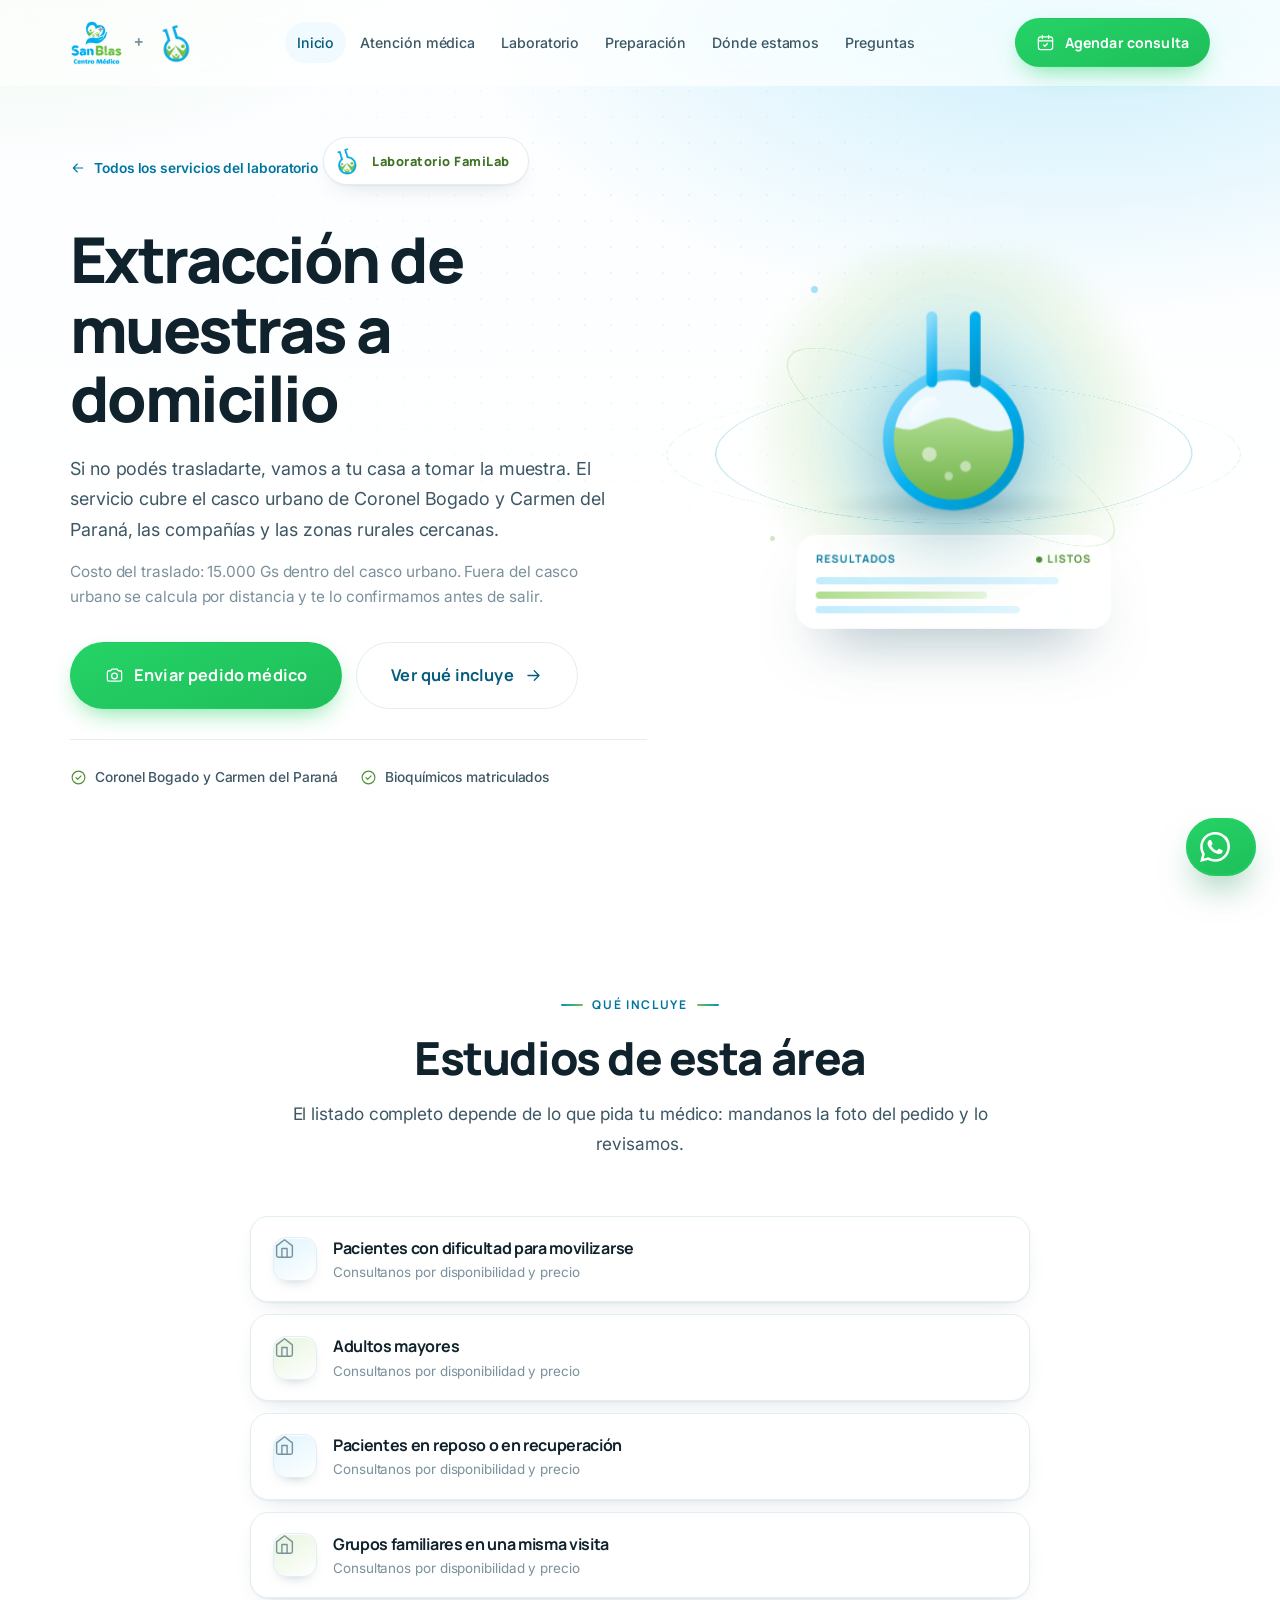
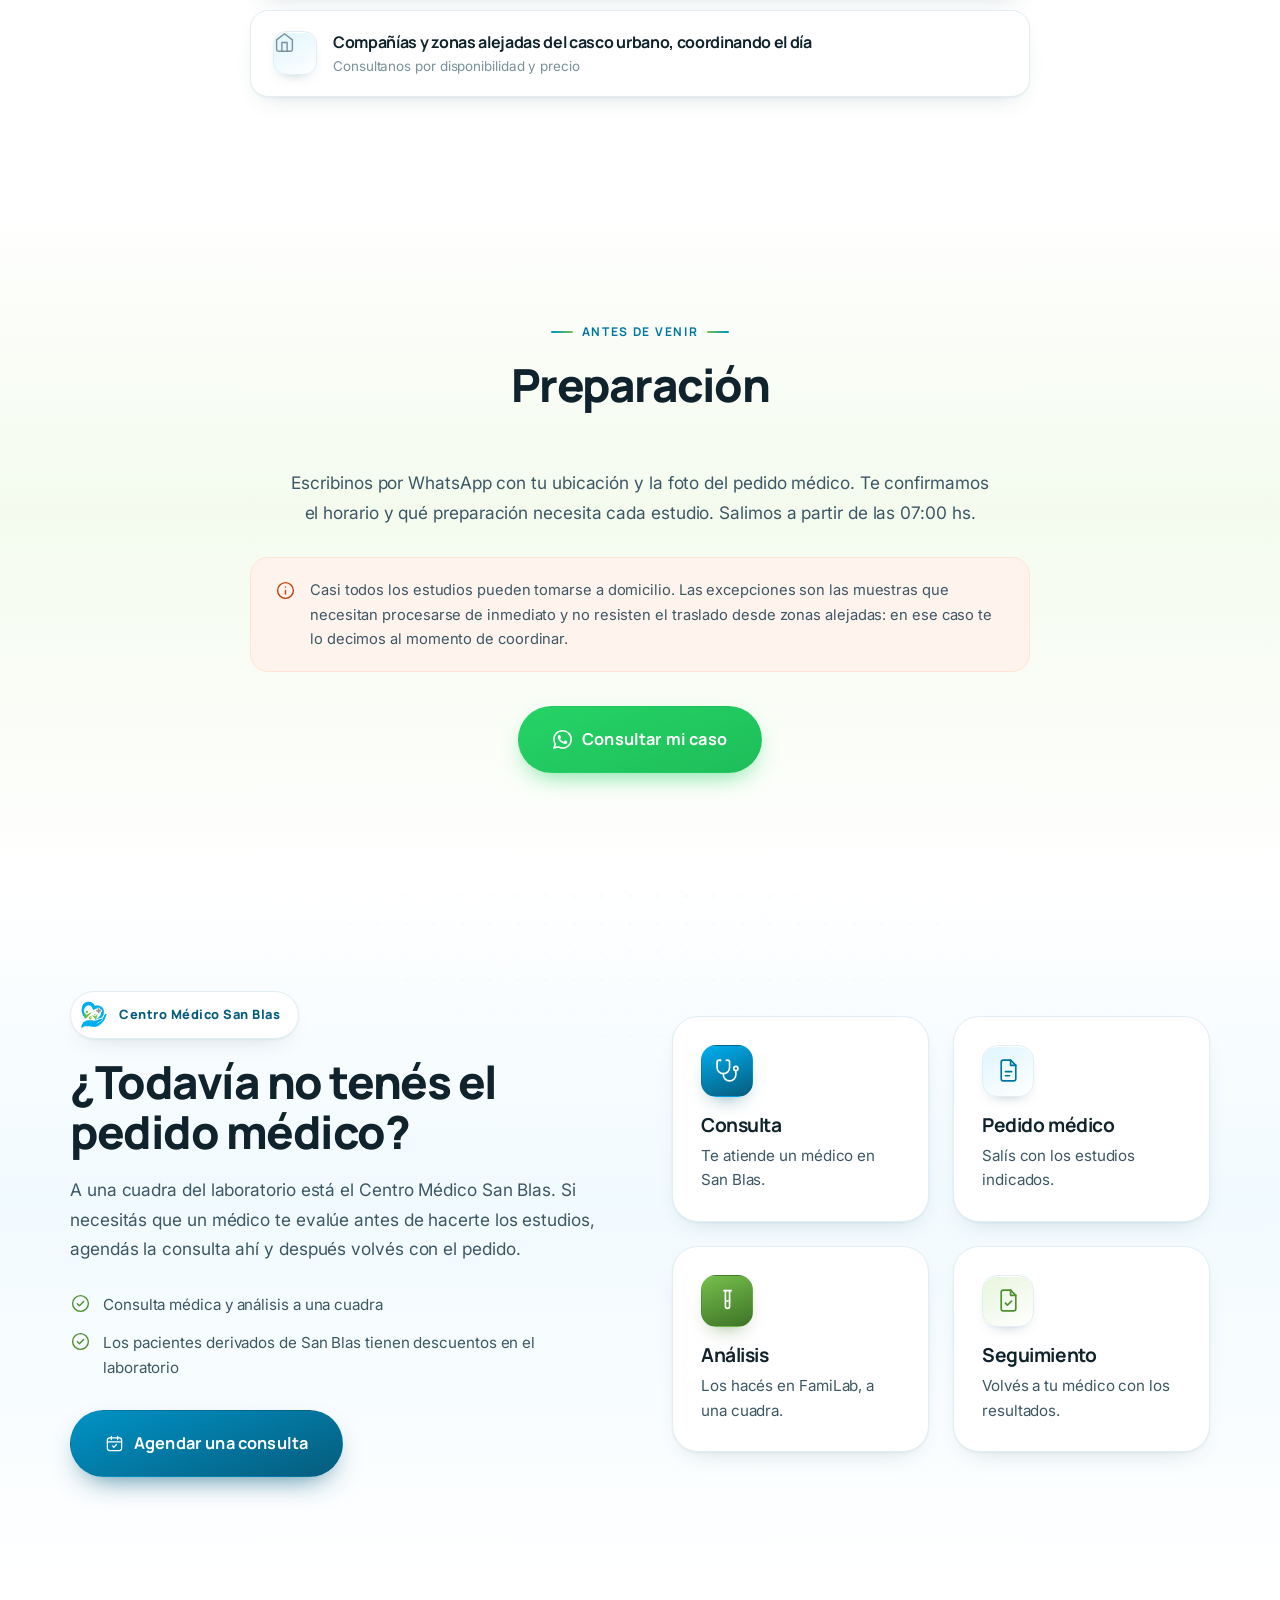
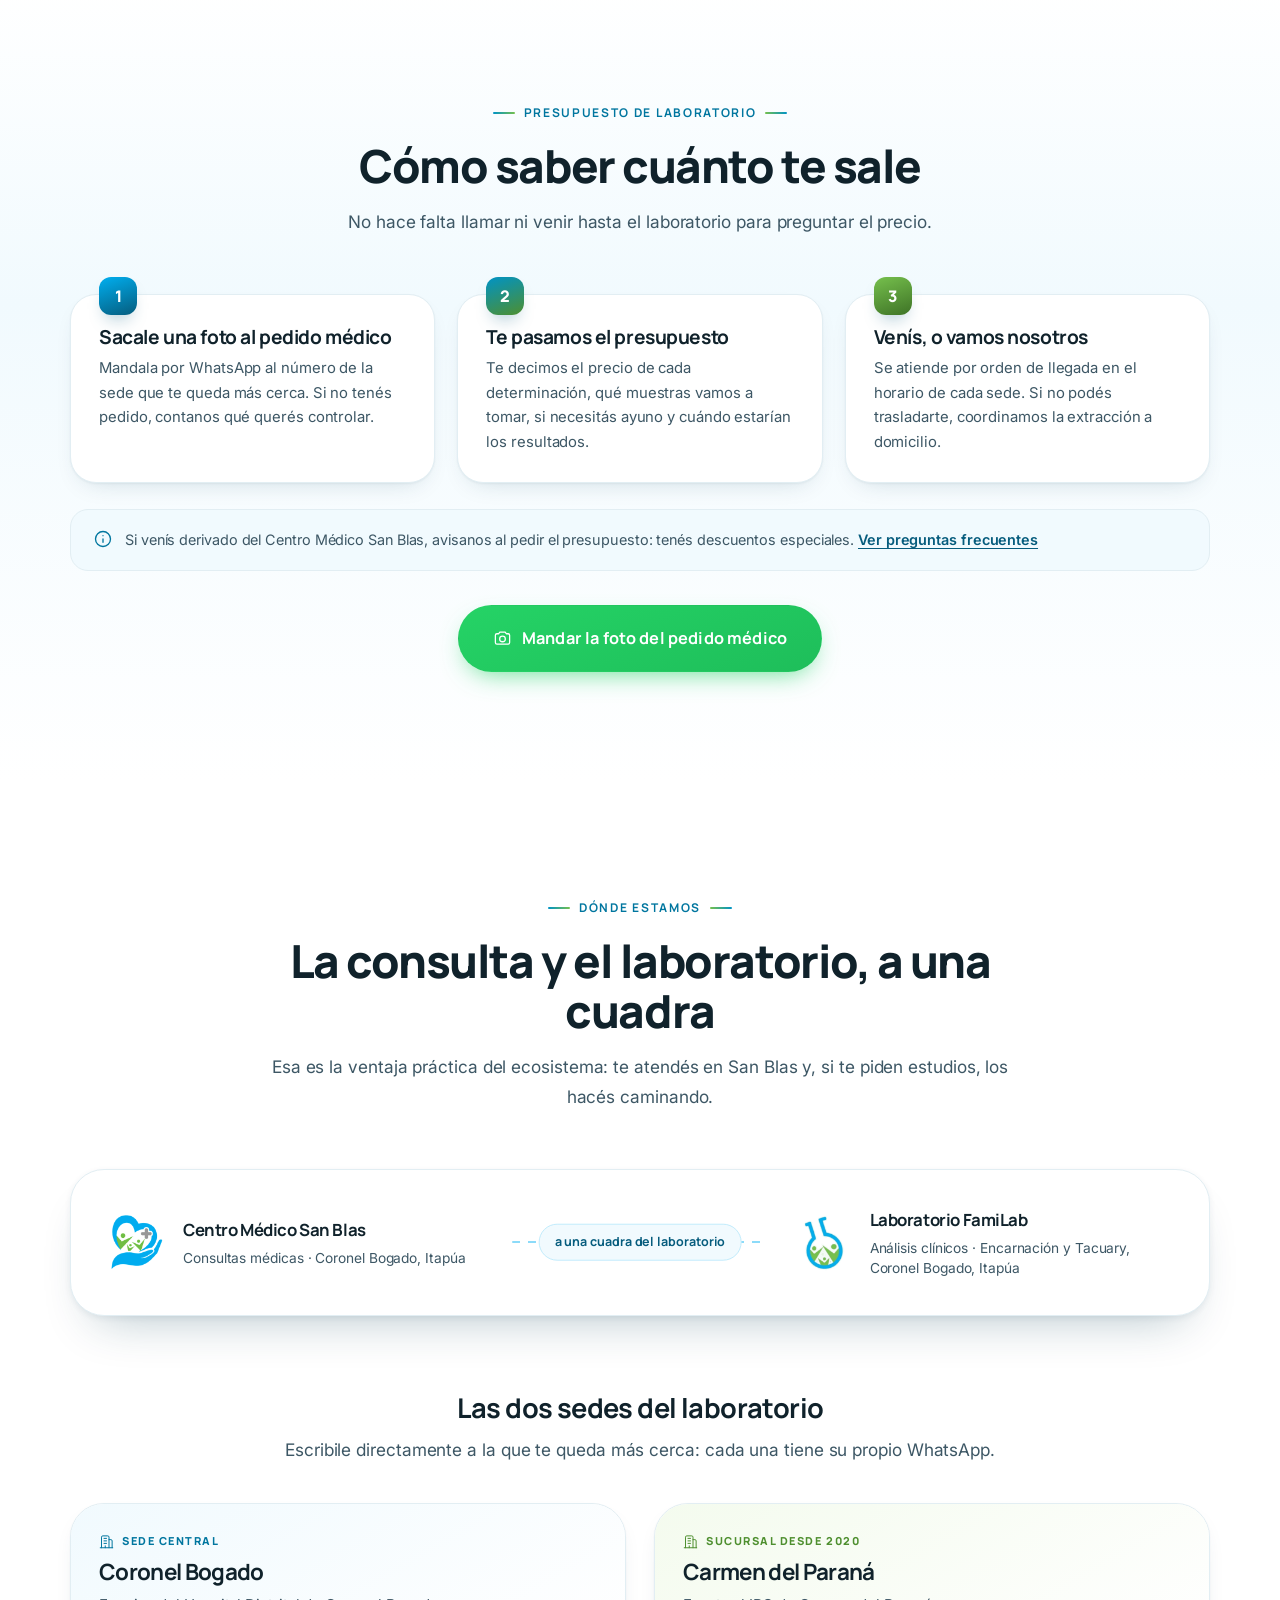
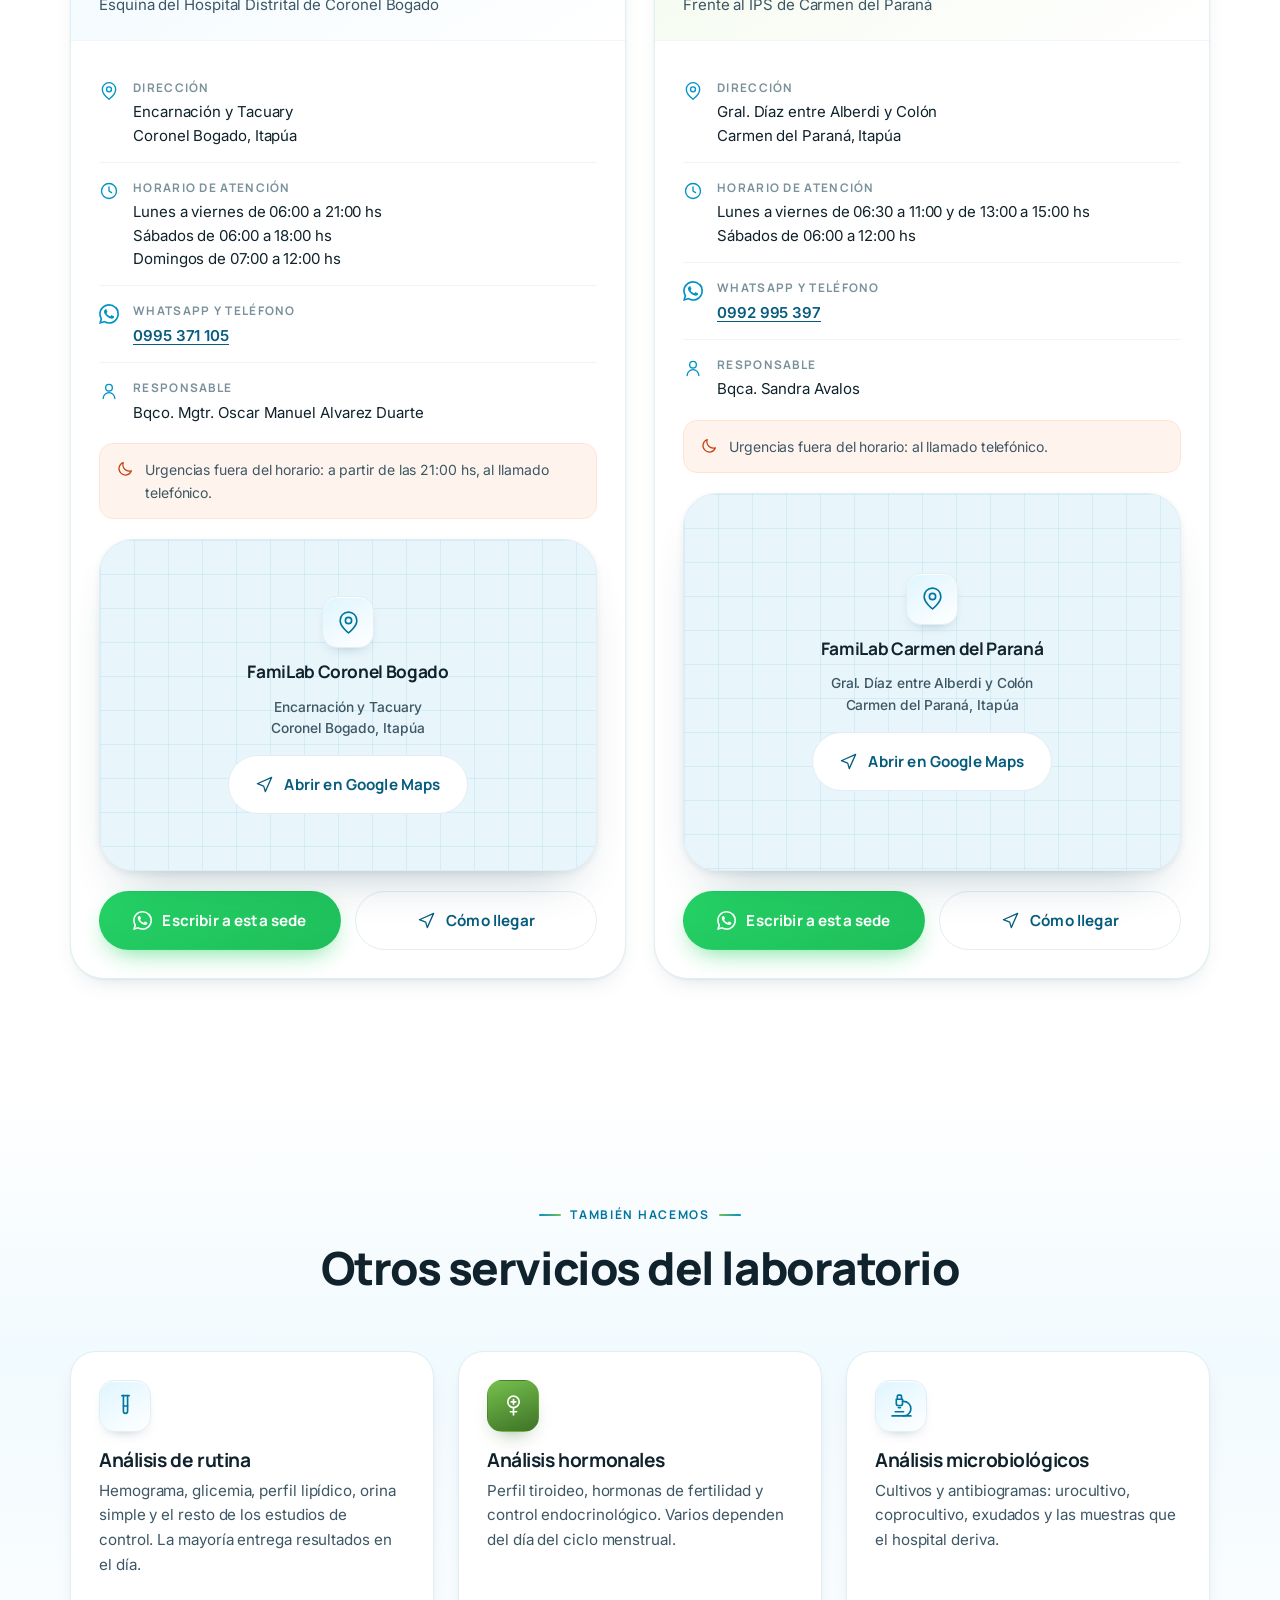
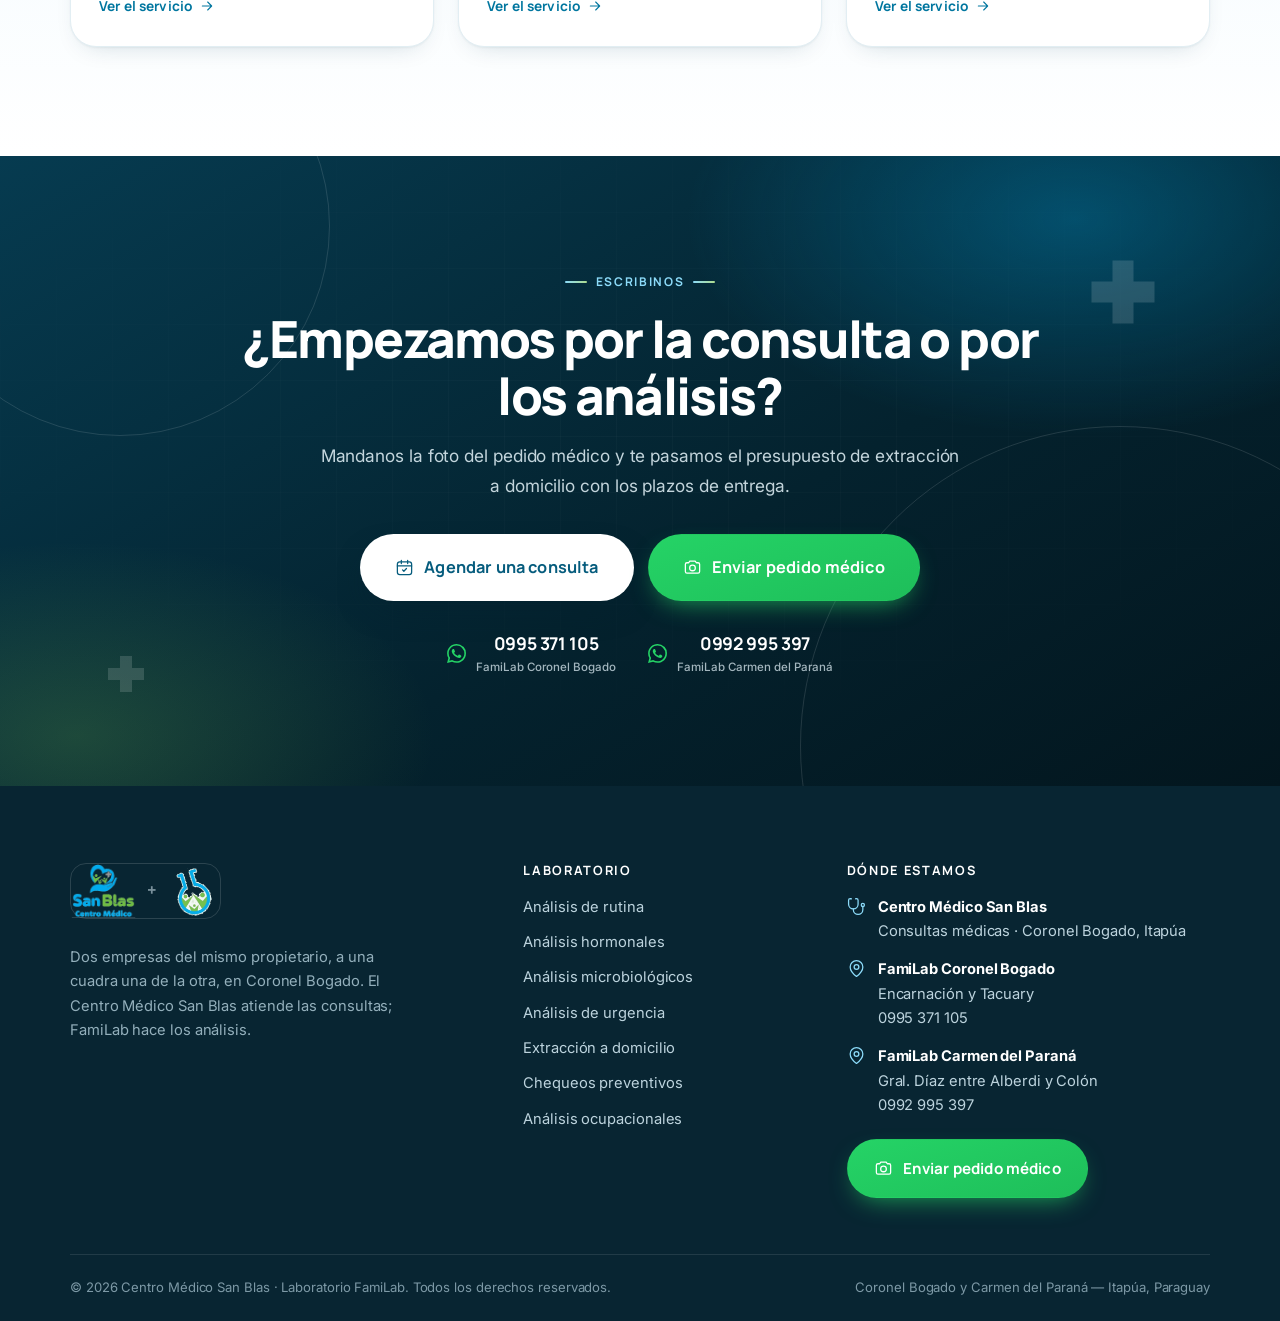
<file: servicios/extraccion-a-domicilio/index.html>
<!DOCTYPE html>
<html lang="es-PY">
<head>
<meta charset="UTF-8">
<meta name="viewport" content="width=device-width, initial-scale=1, viewport-fit=cover">
<title>Extracción a domicilio | Laboratorio FamiLab</title>
<meta name="description" content="Si no podés trasladarte, vamos a tu casa a tomar la muestra. El servicio cubre el casco urbano de Coronel Bogado y Carmen del Paraná, las compañías y las zonas rurales cercanas. Mandá la foto de tu pedido médico por WhatsApp y te pasamos el presupuesto. FamiLab, Coronel Bogado y Carmen del Paraná.">
<meta name="theme-color" content="#00AFF0">
<meta name="robots" content="index, follow">
<link rel="canonical" href="https://familab.com.py/servicios/extraccion-a-domicilio/">
<meta property="og:type" content="website">
<meta property="og:locale" content="es_PY">
<meta property="og:site_name" content="Centro Médico San Blas + FamiLab">
<meta property="og:title" content="Extracción a domicilio | Laboratorio FamiLab">
<meta property="og:description" content="Si no podés trasladarte, vamos a tu casa a tomar la muestra. El servicio cubre el casco urbano de Coronel Bogado y Carmen del Paraná, las compañías y las zonas rurales cercanas. Mandá la foto de tu pedido médico por WhatsApp y te pasamos el presupuesto. FamiLab, Coronel Bogado y Carmen del Paraná.">
<meta property="og:image" content="https://familab.com.py/fotos/san-blas.png">
<meta name="twitter:card" content="summary_large_image">
<link rel="icon" href="data:image/svg+xml,%3Csvg xmlns='http://www.w3.org/2000/svg' viewBox='0 0 32 32'%3E%3Crect width='32' height='32' rx='8' fill='%2300AFF0'/%3E%3Cpath d='M16 25.5C9.5 20.8 5 17.6 5 13.4 5 10 7.6 7.5 10.8 7.5c1.9 0 3.6.9 4.7 2.3l.5.7.5-.7a5.9 5.9 0 0 1 4.7-2.3C24.4 7.5 27 10 27 13.4c0 4.2-4.5 7.4-11 12.1Z' fill='%23fff'/%3E%3C/svg%3E">
<link rel="apple-touch-icon" href="../../fotos/san-blas-marca.png">
<link rel="preconnect" href="https://fonts.googleapis.com">
<link rel="preconnect" href="https://fonts.gstatic.com" crossorigin>
<link rel="stylesheet" href="https://fonts.googleapis.com/css2?family=Inter:wght@400;500;600&family=Manrope:wght@500;600;700;800&display=swap">
<link rel="stylesheet" href="../../assets/estilos.css">
</head>
<body>

<noscript><style>[data-reveal]{opacity:1!important;transform:none!important}</style></noscript>

<!-- ===== Sprite de íconos (inline: cero requests externos) ===== -->
<svg width="0" height="0" aria-hidden="true" focusable="false" style="position:absolute">
<defs>
  <symbol id="i-cross" viewBox="0 0 24 24"><path d="M9 3h6v6h6v6h-6v6H9v-6H3V9h6z" fill="currentColor" stroke="none"/></symbol>
  <symbol id="i-wa" viewBox="0 0 24 24"><path fill="currentColor" stroke="none" d="M17.472 14.382c-.297-.149-1.758-.867-2.03-.967-.273-.099-.471-.148-.67.15-.197.297-.767.966-.94 1.164-.173.199-.347.223-.644.075-.297-.15-1.255-.463-2.39-1.475-.883-.788-1.48-1.761-1.653-2.059-.173-.297-.018-.458.13-.606.134-.133.297-.347.446-.52.149-.174.198-.298.297-.497.099-.198.05-.371-.025-.52-.075-.149-.669-1.612-.916-2.207-.242-.579-.487-.5-.669-.51-.173-.008-.371-.01-.57-.01-.198 0-.52.074-.792.372-.272.297-1.04 1.016-1.04 2.479 0 1.462 1.065 2.875 1.213 3.074.149.198 2.096 3.2 5.077 4.487.709.306 1.262.489 1.694.625.712.227 1.36.195 1.872.118.571-.085 1.758-.719 2.006-1.413.248-.694.248-1.289.173-1.413-.074-.124-.272-.198-.57-.347m-5.421 7.403h-.004a9.87 9.87 0 0 1-5.031-1.378l-.361-.214-3.741.982.998-3.648-.235-.374a9.86 9.86 0 0 1-1.51-5.26c.001-5.45 4.436-9.884 9.888-9.884 2.64 0 5.122 1.03 6.988 2.898a9.82 9.82 0 0 1 2.893 6.994c-.003 5.45-4.437 9.884-9.885 9.884m8.413-18.297A11.81 11.81 0 0 0 12.05 0C5.495 0 .16 5.335.157 11.892c0 2.096.547 4.142 1.588 5.945L.057 24l6.305-1.654a11.88 11.88 0 0 0 5.683 1.448h.005c6.554 0 11.89-5.335 11.893-11.893A11.82 11.82 0 0 0 20.885 3.4"/></symbol>

  <!-- laboratorio -->
  <symbol id="i-flask" viewBox="0 0 24 24"><path d="M10 2v7.3M14 9.3V2M8.5 2h7"/><path d="M14 9.3a6.5 6.5 0 1 1-4 0"/><path d="M5.6 16.5h12.8"/></symbol>
  <symbol id="i-tube" viewBox="0 0 24 24"><path d="M8.5 2.5h7"/><path d="M10 2.5v15a2 2 0 0 0 4 0v-15"/><path d="M10 12.5h4"/></symbol>
  <symbol id="i-tubes" viewBox="0 0 24 24"><path d="M3 3h6M15 3h6"/><path d="M4.5 3v14a2.5 2.5 0 0 0 5 0V3"/><path d="M16.5 3v14a2.5 2.5 0 0 0 5 0V3"/><path d="M4.5 11h5M16.5 11h5"/></symbol>
  <symbol id="i-micro" viewBox="0 0 24 24"><path d="M6 18h8M3 22h18"/><path d="M14 22a7 7 0 0 0 0-14h-1"/><path d="M9 14h2"/><path d="M9 12a2 2 0 0 1-2-2V6h6v4a2 2 0 0 1-2 2Z"/><path d="M12 6V3a1 1 0 0 0-1-1H9a1 1 0 0 0-1 1v3"/></symbol>
  <symbol id="i-drop" viewBox="0 0 24 24"><path d="M12 2.7c3.4 4 6 7 6 10.3a6 6 0 0 1-12 0c0-3.3 2.6-6.3 6-10.3Z"/></symbol>
  <symbol id="i-dna" viewBox="0 0 24 24"><path d="M6 2c0 6 12 4 12 10S6 16 6 22"/><path d="M18 2c0 6-12 4-12 10s12 4 12 10"/><path d="M8.5 6h7M7 10h10M7 14h10M8.5 18h7"/></symbol>
  <symbol id="i-syringe" viewBox="0 0 24 24"><path d="m18 2 4 4M20.5 4.5 16 9"/><path d="m11 5 8 8-5.5 5.5a2 2 0 0 1-2.8 0l-5.2-5.2a2 2 0 0 1 0-2.8Z"/><path d="m8 12 2 2M11 9l2 2M3 21l3.5-3.5"/></symbol>
  <symbol id="i-hormone" viewBox="0 0 24 24"><circle cx="12" cy="8.5" r="5.5"/><path d="M12 14v7M9 18h6"/><path d="M9.8 8.5h4.4M12 6.3v4.4"/></symbol>

  <!-- documentos y presupuesto -->
  <symbol id="i-doc" viewBox="0 0 24 24"><path d="M14 2H7a2 2 0 0 0-2 2v16a2 2 0 0 0 2 2h10a2 2 0 0 0 2-2V7z"/><path d="M14 2v5h5"/><path d="M9 13h6M9 17h4"/></symbol>
  <symbol id="i-doc-check" viewBox="0 0 24 24"><path d="M14 2H7a2 2 0 0 0-2 2v16a2 2 0 0 0 2 2h10a2 2 0 0 0 2-2V7z"/><path d="M14 2v5h5"/><path d="m9 14.5 2 2 4-4"/></symbol>
  <symbol id="i-camera" viewBox="0 0 24 24"><path d="M3 8a2 2 0 0 1 2-2h2.2l1.4-2h6.8l1.4 2H19a2 2 0 0 1 2 2v9a2 2 0 0 1-2 2H5a2 2 0 0 1-2-2Z"/><circle cx="12" cy="12.5" r="3.6"/></symbol>
  <symbol id="i-money" viewBox="0 0 24 24"><rect x="2" y="6" width="20" height="12" rx="2.5"/><circle cx="12" cy="12" r="2.8"/><path d="M6 12h.01M18 12h.01"/></symbol>
  <symbol id="i-card" viewBox="0 0 24 24"><rect x="2" y="5" width="20" height="14" rx="2.5"/><path d="M2 10h20M6 15h4"/></symbol>
  <symbol id="i-clipboard" viewBox="0 0 24 24"><path d="M9 3h6v3H9z"/><path d="M15 4.5h2.5A1.5 1.5 0 0 1 19 6v14a1.5 1.5 0 0 1-1.5 1.5h-11A1.5 1.5 0 0 1 5 20V6a1.5 1.5 0 0 1 1.5-1.5H9"/><path d="M9 11h6M9 15h4"/></symbol>

  <!-- tiempo, lugares y contacto -->
  <symbol id="i-clock" viewBox="0 0 24 24"><circle cx="12" cy="12" r="9"/><path d="M12 7v5l3 2"/></symbol>
  <symbol id="i-moon" viewBox="0 0 24 24"><path d="M20.5 14.3A8.5 8.5 0 0 1 9.7 3.5a8.5 8.5 0 1 0 10.8 10.8Z"/></symbol>
  <symbol id="i-sunrise" viewBox="0 0 24 24"><path d="M12 3v4M5.6 9.6 4 8M18.4 9.6 20 8M2 18h20M6 14a6 6 0 0 1 12 0"/><path d="M8 21h8"/></symbol>
  <symbol id="i-pin" viewBox="0 0 24 24"><path d="M20 10c0 6-8 12-8 12s-8-6-8-12a8 8 0 0 1 16 0Z"/><circle cx="12" cy="10" r="3"/></symbol>
  <symbol id="i-nav" viewBox="0 0 24 24"><path d="M3 11 21 3l-8 18-2-7z"/></symbol>
  <symbol id="i-phone" viewBox="0 0 24 24"><path d="M21 16.9v2.6a2 2 0 0 1-2.2 2 19.5 19.5 0 0 1-8.5-3 19.2 19.2 0 0 1-5.9-5.9 19.5 19.5 0 0 1-3-8.6A2 2 0 0 1 3.4 2H6a2 2 0 0 1 2 1.7c.1 1 .4 2 .7 2.9a2 2 0 0 1-.5 2.1L7.1 9.9a16 16 0 0 0 6 6l1.2-1.1a2 2 0 0 1 2.1-.5c.9.3 1.9.6 2.9.7a2 2 0 0 1 1.7 2Z"/></symbol>
  <symbol id="i-home" viewBox="0 0 24 24"><path d="m3 9 9-7 9 7v11a2 2 0 0 1-2 2H5a2 2 0 0 1-2-2z"/><path d="M9 22V12h6v10"/></symbol>
  <symbol id="i-building" viewBox="0 0 24 24"><path d="M4 22V5a2 2 0 0 1 2-2h8a2 2 0 0 1 2 2v17"/><path d="M16 9h3a2 2 0 0 1 2 2v11M2 22h20"/><path d="M8 7h4M8 11h4M8 15h4M10 22v-3"/></symbol>
  <symbol id="i-hospital" viewBox="0 0 24 24"><path d="M3 22V8a2 2 0 0 1 2-2h14a2 2 0 0 1 2 2v14M2 22h20"/><path d="M10 6V3.5A1.5 1.5 0 0 1 11.5 2h1A1.5 1.5 0 0 1 14 3.5V6"/><path d="M11 11h2M12 10v3M9 22v-4h6v4"/></symbol>
  <symbol id="i-truck" viewBox="0 0 24 24"><path d="M2 7.5A1.5 1.5 0 0 1 3.5 6H14v11H3.5A1.5 1.5 0 0 1 2 15.5Z"/><path d="M14 10h3.6a2 2 0 0 1 1.7 1l2 3.2a2 2 0 0 1 .3 1.1V17h-7.6"/><circle cx="7.5" cy="18.5" r="2"/><circle cx="17.5" cy="18.5" r="2"/></symbol>

  <!-- personas y salud -->
  <symbol id="i-users" viewBox="0 0 24 24"><path d="M16 21v-2a4 4 0 0 0-4-4H6a4 4 0 0 0-4 4v2"/><circle cx="9" cy="7" r="4"/><path d="M22 21v-2a4 4 0 0 0-3-3.87"/><path d="M16 3.13a4 4 0 0 1 0 7.75"/></symbol>
  <symbol id="i-user" viewBox="0 0 24 24"><circle cx="12" cy="8" r="4"/><path d="M5 21a7 7 0 0 1 14 0"/></symbol>
  <symbol id="i-stetho" viewBox="0 0 24 24"><path d="M4.8 2.3A.3.3 0 1 0 5 2H4a2 2 0 0 0-2 2v5a6 6 0 0 0 12 0V4a2 2 0 0 0-2-2h-1a.2.2 0 1 0 .3.3"/><path d="M8 15v1a6 6 0 0 0 12 0v-4"/><circle cx="20" cy="10" r="2"/></symbol>
  <symbol id="i-heart" viewBox="0 0 24 24"><path d="M19 14c1.49-1.46 3-3.21 3-5.5A5.5 5.5 0 0 0 16.5 3c-1.76 0-3 .5-4.5 2-1.5-1.5-2.74-2-4.5-2A5.5 5.5 0 0 0 2 8.5c0 2.3 1.5 4.05 3 5.5l7 7Z"/></symbol>
  <symbol id="i-pulse" viewBox="0 0 24 24"><path d="M22 12h-4l-3 9L9 3l-3 9H2"/></symbol>
  <symbol id="i-baby" viewBox="0 0 24 24"><circle cx="12" cy="9" r="6"/><path d="M9.5 8h.01M14.5 8h.01"/><path d="M10 11.6a3.2 3.2 0 0 0 4 0"/><path d="M7 15.5 6 22M17 15.5 18 22M12 15v7"/></symbol>
  <symbol id="i-smile" viewBox="0 0 24 24"><circle cx="12" cy="12" r="9"/><path d="M9 10h.01M15 10h.01"/><path d="M8.6 14.3a4.6 4.6 0 0 0 6.8 0"/></symbol>
  <symbol id="i-briefcase" viewBox="0 0 24 24"><rect x="2" y="7" width="20" height="14" rx="2.5"/><path d="M8.5 7V5a2 2 0 0 1 2-2h3a2 2 0 0 1 2 2v2M2 13h20"/></symbol>
  <symbol id="i-hand" viewBox="0 0 24 24"><path d="M11 13V4.5a1.5 1.5 0 0 1 3 0V12"/><path d="M14 11.5V4a1.5 1.5 0 0 1 3 0v8"/><path d="M17 11V6.5a1.5 1.5 0 0 1 3 0V15a7 7 0 0 1-7 7h-1a7 7 0 0 1-7-7v-2.5a1.5 1.5 0 0 1 3 0V15"/></symbol>

  <!-- estados -->
  <symbol id="i-check" viewBox="0 0 24 24"><path d="m20 6-11 11-5-5"/></symbol>
  <symbol id="i-check-c" viewBox="0 0 24 24"><circle cx="12" cy="12" r="9"/><path d="m8.4 12.2 2.4 2.4 4.8-5"/></symbol>
  <symbol id="i-alert" viewBox="0 0 24 24"><path d="M10.3 3.5 2.4 17a2 2 0 0 0 1.7 3h15.8a2 2 0 0 0 1.7-3L13.7 3.5a2 2 0 0 0-3.4 0Z"/><path d="M12 9v4M12 17h.01"/></symbol>
  <symbol id="i-info" viewBox="0 0 24 24"><circle cx="12" cy="12" r="9"/><path d="M12 16v-4M12 8h.01"/></symbol>
  <symbol id="i-shield" viewBox="0 0 24 24"><path d="M12 22s8-4 8-10V5.5L12 2 4 5.5V12c0 6 8 10 8 10Z"/><path d="m9 12 2 2 4-4"/></symbol>
  <symbol id="i-award" viewBox="0 0 24 24"><circle cx="12" cy="9" r="6"/><path d="m8.2 14.3-1.4 7.2 5.2-2.7 5.2 2.7-1.4-7.2"/></symbol>
  <symbol id="i-star" viewBox="0 0 24 24"><path d="m12 3 2.7 5.6 6.1.9-4.4 4.3 1 6.1-5.4-2.9-5.4 2.9 1-6.1L3.2 9.5l6.1-.9z"/></symbol>
  <symbol id="i-sparkle" viewBox="0 0 24 24"><path d="M12 3.2 13.9 9l5.8 1.9-5.8 1.9L12 18.6 10.1 12.8 4.3 10.9 10.1 9z"/><path d="M18.5 3v3M17 4.5h3"/></symbol>
  <symbol id="i-bulb" viewBox="0 0 24 24"><path d="M9.5 18.5h5M10.5 21.5h3"/><path d="M12 2.5a6.3 6.3 0 0 0-3.7 11.4c.5.4.8 1 .9 1.6h5.6c.1-.6.4-1.2.9-1.6A6.3 6.3 0 0 0 12 2.5Z"/></symbol>
  <symbol id="i-search" viewBox="0 0 24 24"><circle cx="11" cy="11" r="7"/><path d="m20 20-3.9-3.9"/></symbol>
  <symbol id="i-chat" viewBox="0 0 24 24"><path d="M21 12a8.5 8.5 0 0 1-12.2 7.6L3 21l1.4-5.8A8.5 8.5 0 1 1 21 12Z"/><path d="M8.5 11h.01M12 11h.01M15.5 11h.01"/></symbol>
  <symbol id="i-no-food" viewBox="0 0 24 24"><circle cx="12" cy="12" r="9"/><path d="M5.6 5.6 18.4 18.4"/><path d="M9 7.5v4a1.6 1.6 0 0 0 1.6 1.6M12.4 7.5v2.2"/></symbol>
  <symbol id="i-calendar" viewBox="0 0 24 24"><rect x="3" y="5" width="18" height="16" rx="3"/><path d="M8 3v4M16 3v4M3 10h18"/><path d="m9.5 15 1.7 1.7 3.3-3.4"/></symbol>
  <symbol id="i-chevron" viewBox="0 0 24 24"><path d="m6 9 6 6 6-6"/></symbol>
  <symbol id="i-arrow" viewBox="0 0 24 24"><path d="M5 12h14m-6-6 6 6-6 6"/></symbol>
  <symbol id="i-menu" viewBox="0 0 24 24"><path d="M4 7h16M4 12h16M4 17h16"/></symbol>
  <symbol id="i-close" viewBox="0 0 24 24"><path d="m6 6 12 12M18 6 6 18"/></symbol>
</defs>
</svg>

<header class="hdr" id="hdr">
  <div class="wrap">
    <a href="../../index.html" class="logo" aria-label="Centro Médico San Blas y Laboratorio FamiLab — inicio">
      <span class="marca-dual">
        <img class="m-sb" src="../../fotos/san-blas.png" alt="Centro Médico San Blas" width="560" height="464" decoding="async">
        <span class="m-mas" aria-hidden="true">+</span>
        <img class="m-fl" src="../../fotos/logo-marca.png" alt="Laboratorio FamiLab" width="400" height="400" decoding="async">
      </span>
    </a>
    <nav class="nav" id="nav" aria-label="Navegación principal">
      <a href="../../index.html#inicio">Inicio</a>
      <a href="../../index.html#san-blas">Atención médica</a>
      <a href="../../index.html#familab">Laboratorio</a>
      <a href="../../index.html#preparacion">Preparación</a>
      <a href="../../index.html#ubicacion">Dónde estamos</a>
      <a href="../../index.html#preguntas">Preguntas</a>
    </nav>
    <div class="hdr-cta">
      <a class="btn btn--wa" href="https://wa.me/595995371105?text=Hola%2C%20quiero%20agendar%20una%20consulta%20en%20el%20Centro%20M%C3%A9dico%20San%20Blas." target="_blank" rel="noopener">
        <svg class="ico" aria-hidden="true"><use href="#i-calendar"/></svg> Agendar consulta
      </a>
      <button class="burger" id="burger" aria-label="Abrir menú" aria-expanded="false" aria-controls="mnav">
        <svg class="ico" id="burger-i" aria-hidden="true"><use href="#i-menu"/></svg>
      </button>
    </div>
  </div>
</header>

<div class="mnav" id="mnav">
  <a href="../../index.html#inicio">Inicio</a>
  <a href="../../index.html#san-blas">Atención médica</a>
  <a href="../../index.html#familab">Laboratorio</a>
  <a href="../../index.html#preparacion">Preparación</a>
  <a href="../../index.html#ubicacion">Dónde estamos</a>
  <a href="../../index.html#preguntas">Preguntas</a>
  <a class="btn btn--brand btn--block" href="https://wa.me/595995371105?text=Hola%2C%20quiero%20agendar%20una%20consulta%20en%20el%20Centro%20M%C3%A9dico%20San%20Blas." target="_blank" rel="noopener">
    <svg class="ico" aria-hidden="true"><use href="#i-calendar"/></svg> Agendar consulta
  </a>
  <a class="btn btn--wa btn--block" style="margin-top:10px" href="https://wa.me/595995371105?text=Hola%2C%20quiero%20un%20presupuesto.%20Les%20mando%20la%20foto%20de%20mi%20pedido%20m%C3%A9dico." target="_blank" rel="noopener">
    <svg class="ico" aria-hidden="true"><use href="#i-camera"/></svg> Enviar pedido médico
  </a>
</div>

<main id="inicio">

<section class="hero">
  <div class="wrap hero-grid">
    <div class="hero-copy">
      <a class="volver" href="../../index.html#familab"><svg aria-hidden="true"><use href="#i-arrow"/></svg> Todos los servicios del laboratorio</a>
      <span class="marca-chip marca-chip--fl" data-reveal style="margin-bottom:18px">
        <img src="../../fotos/logo-marca.png" alt="" width="400" height="400" decoding="async"> Laboratorio FamiLab
      </span>
      <h1 data-reveal>Extracción de muestras a domicilio</h1>
      <p class="hero-sub" data-reveal style="--d:120ms">Si no podés trasladarte, vamos a tu casa a tomar la muestra. El servicio cubre el casco urbano de Coronel Bogado y Carmen del Paraná, las compañías y las zonas rurales cercanas.</p>
      <p class="hero-note" data-reveal style="--d:180ms">Costo del traslado: 15.000 Gs dentro del casco urbano. Fuera del casco urbano se calcula por distancia y te lo confirmamos antes de salir.</p>
      <div class="btn-row" data-reveal style="--d:240ms">
        <a class="btn btn--wa btn--lg" href="https://wa.me/595995371105?text=Hola%2C%20quiero%20consultar%20por%20extracci%C3%B3n%20a%20domicilio.%20Les%20mando%20la%20foto%20del%20pedido%20m%C3%A9dico." target="_blank" rel="noopener">
          <svg class="ico" aria-hidden="true"><use href="#i-camera"/></svg> Enviar pedido médico
        </a>
        <a class="btn btn--ghost btn--lg" href="#incluye">Ver qué incluye <svg class="ico" aria-hidden="true"><use href="#i-arrow"/></svg></a>
      </div>
      <div class="hero-mini" data-reveal style="--d:300ms">
        <span><svg aria-hidden="true"><use href="#i-check-c"/></svg> Coronel Bogado y Carmen del Paraná</span>
        <span><svg aria-hidden="true"><use href="#i-check-c"/></svg> Bioquímicos matriculados</span>
      </div>
    </div>
    <div class="scene" aria-hidden="true">
      <div class="scene-in">
        <div class="glow"></div>
        <div class="ring ring--c"></div>
        <div class="ring ring--a"><i></i></div>
        <div class="ring ring--b"><i></i></div>
        <div class="pedestal"></div>
        <div class="flask-wrap">
          <svg class="ill" viewBox="0 0 180 200">
            <defs>
              <linearGradient id="vidrio" x1="0" y1="0" x2="1" y2="1">
                <stop offset="0" stop-color="#8CDBF9"/><stop offset=".5" stop-color="#00AFF0"/><stop offset="1" stop-color="#0093C6"/>
              </linearGradient>
              <linearGradient id="liquido" x1="0" y1="0" x2="0" y2="1">
                <stop offset="0" stop-color="#AEDC8E"/><stop offset="1" stop-color="#63A93D"/>
              </linearGradient>
              <linearGradient id="brillo" x1="0" y1="0" x2="0" y2="1">
                <stop offset="0" stop-color="#fff" stop-opacity=".9"/><stop offset="1" stop-color="#fff" stop-opacity="0"/>
              </linearGradient>
              <clipPath id="bulbo"><circle cx="90" cy="128" r="54"/></clipPath>
            </defs>
            <circle cx="90" cy="128" r="54" fill="#EAF8FE"/>
            <g clip-path="url(#bulbo)">
              <path fill="url(#liquido)" d="M20 118c14-9 26 6 40 0s24-12 38-6 26 14 46 4v76H20Z"/>
              <circle class="bubble" cx="70" cy="140" r="6" fill="#fff" opacity=".55"/>
              <circle class="bubble" cx="100" cy="150" r="4.5" fill="#fff" opacity=".5"/>
              <circle class="bubble" cx="86" cy="158" r="3.5" fill="#fff" opacity=".45"/>
            </g>
            <circle cx="90" cy="128" r="54" fill="none" stroke="url(#vidrio)" stroke-width="9"/>
            <path d="M72 80V26M108 80V26" fill="none" stroke="url(#vidrio)" stroke-width="9" stroke-linecap="round"/>
            <path d="M64 24h18M98 24h18" fill="none" stroke="url(#vidrio)" stroke-width="9" stroke-linecap="round"/>
            <ellipse cx="66" cy="104" rx="15" ry="9" fill="url(#brillo)" transform="rotate(-38 66 104)" opacity=".75"/>
          </svg>
        </div>
        <div class="res-card">
          <div class="lbl"><span>Resultados</span><em>listos</em></div>
          <div class="res-rows"><i></i><i></i><i></i></div>
        </div>
        <div class="particles">
          <i style="width:7px;height:7px;top:16%;left:22%"></i>
          <i style="width:5px;height:5px;top:64%;left:14%;animation-delay:1.6s"></i>
          <i style="width:8px;height:8px;top:78%;left:72%;animation-delay:3.1s"></i>
        </div>
      </div>
    </div>
  </div>
</section>

<section class="sec" id="incluye">
  <div class="wrap" style="max-width:820px">
    <div class="sec-head center" data-reveal>
      <span class="eyebrow">Qué incluye</span>
      <h2>Estudios de esta área</h2>
      <p class="lead" style="margin-top:16px">El listado completo depende de lo que pida tu médico: mandanos la foto del pedido y lo revisamos.</p>
    </div>
    <div class="proc-list">
        <div class="proc"><span class="itile"><svg class="ico" aria-hidden="true"><use href="#i-home"/></svg></span><div><b>Pacientes con dificultad para movilizarse</b><span>Consultanos por disponibilidad y precio</span></div></div>
        <div class="proc"><span class="itile itile--soft"><svg class="ico" aria-hidden="true"><use href="#i-home"/></svg></span><div><b>Adultos mayores</b><span>Consultanos por disponibilidad y precio</span></div></div>
        <div class="proc"><span class="itile"><svg class="ico" aria-hidden="true"><use href="#i-home"/></svg></span><div><b>Pacientes en reposo o en recuperación</b><span>Consultanos por disponibilidad y precio</span></div></div>
        <div class="proc"><span class="itile itile--soft"><svg class="ico" aria-hidden="true"><use href="#i-home"/></svg></span><div><b>Grupos familiares en una misma visita</b><span>Consultanos por disponibilidad y precio</span></div></div>
        <div class="proc"><span class="itile"><svg class="ico" aria-hidden="true"><use href="#i-home"/></svg></span><div><b>Compañías y zonas alejadas del casco urbano, coordinando el día</b><span>Consultanos por disponibilidad y precio</span></div></div>
    </div>
  </div>
</section>

<section class="sec sec--leaf">
  <div class="wrap" style="max-width:820px">
    <div class="sec-head center" data-reveal>
      <span class="eyebrow">Antes de venir</span>
      <h2>Preparación</h2>
    </div>
    <p class="lead center" data-reveal style="max-width:64ch;margin-inline:auto">Escribinos por WhatsApp con tu ubicación y la foto del pedido médico. Te confirmamos el horario y qué preparación necesita cada estudio. Salimos a partir de las 07:00 hs.</p>
    <div class="aviso" data-reveal style="max-width:820px;margin-inline:auto;margin-top:30px">
      <svg aria-hidden="true"><use href="#i-info"/></svg>
      <span>Casi todos los estudios pueden tomarse a domicilio. Las excepciones son las muestras que necesitan procesarse de inmediato y no resisten el traslado desde zonas alejadas: en ese caso te lo decimos al momento de coordinar.</span>
    </div>
    <div class="center" style="margin-top:34px" data-reveal>
      <a class="btn btn--wa btn--lg" href="https://wa.me/595995371105?text=Hola%2C%20quiero%20consultar%20por%20extracci%C3%B3n%20a%20domicilio.%20Les%20mando%20la%20foto%20del%20pedido%20m%C3%A9dico." target="_blank" rel="noopener">
        <svg class="ico" aria-hidden="true"><use href="#i-wa"/></svg> Consultar mi caso
      </a>
    </div>
  </div>
</section>

<section class="sec sec--sb">
  <div class="wrap split">
    <div data-reveal>
      <span class="marca-chip marca-chip--sb" style="margin-bottom:18px">
        <img src="../../fotos/san-blas-marca.png" alt="" width="400" height="400" decoding="async"> Centro Médico San Blas
      </span>
      <h2>¿Todavía no tenés el pedido médico?</h2>
      <p class="lead" style="margin-top:18px">
        A una cuadra del laboratorio está el Centro Médico San Blas. Si necesitás que un médico te evalúe
        antes de hacerte los estudios, agendás la consulta ahí y después volvés con el pedido.
      </p>
      <ul class="checklist">
        <li><svg aria-hidden="true"><use href="#i-check-c"/></svg> Consulta médica y análisis a una cuadra</li>
        <li><svg aria-hidden="true"><use href="#i-check-c"/></svg> Los pacientes derivados de San Blas tienen descuentos en el laboratorio</li>
      </ul>
      <div class="btn-row" style="margin-top:30px">
        <a class="btn btn--brand btn--lg" href="https://wa.me/595995371105?text=Hola%2C%20quiero%20agendar%20una%20consulta%20en%20el%20Centro%20M%C3%A9dico%20San%20Blas." target="_blank" rel="noopener">
          <svg class="ico" aria-hidden="true"><use href="#i-calendar"/></svg> Agendar una consulta
        </a>
      </div>
    </div>
    <div data-reveal style="--d:120ms">
      <div class="grid lab-grid">
        <div class="card"><span class="itile itile--accent"><svg class="ico" aria-hidden="true"><use href="#i-stetho"/></svg></span><h3>Consulta</h3><p>Te atiende un médico en San Blas.</p></div>
        <div class="card"><span class="itile"><svg class="ico" aria-hidden="true"><use href="#i-doc"/></svg></span><h3>Pedido médico</h3><p>Salís con los estudios indicados.</p></div>
        <div class="card"><span class="itile itile--leaf"><svg class="ico" aria-hidden="true"><use href="#i-tube"/></svg></span><h3>Análisis</h3><p>Los hacés en FamiLab, a una cuadra.</p></div>
        <div class="card"><span class="itile itile--soft"><svg class="ico" aria-hidden="true"><use href="#i-doc-check"/></svg></span><h3>Seguimiento</h3><p>Volvés a tu médico con los resultados.</p></div>
      </div>
    </div>
  </div>
</section>

<section class="sec sec--sky" id="presupuesto">
  <div class="wrap">
    <div class="sec-head center" data-reveal>
      <span class="eyebrow">Presupuesto de laboratorio</span>
      <h2>Cómo saber cuánto te sale</h2>
      <p class="lead" style="margin-top:16px">No hace falta llamar ni venir hasta el laboratorio para preguntar el precio.</p>
    </div>
    <div class="pasos">
      <article class="paso" data-reveal>
        <h3>Sacale una foto al pedido médico</h3>
        <p>Mandala por WhatsApp al número de la sede que te queda más cerca. Si no tenés pedido, contanos qué querés controlar.</p>
      </article>
      <article class="paso" data-reveal style="--d:90ms">
        <h3>Te pasamos el presupuesto</h3>
        <p>Te decimos el precio de cada determinación, qué muestras vamos a tomar, si necesitás ayuno y cuándo estarían los resultados.</p>
      </article>
      <article class="paso" data-reveal style="--d:180ms">
        <h3>Venís, o vamos nosotros</h3>
        <p>Se atiende por orden de llegada en el horario de cada sede. Si no podés trasladarte, coordinamos la extracción a domicilio.</p>
      </article>
    </div>
    <div class="paso-nota" data-reveal>
      <svg aria-hidden="true"><use href="#i-info"/></svg>
      <span>Si venís derivado del Centro Médico San Blas, avisanos al pedir el presupuesto: tenés descuentos especiales.
      <a href="../../index.html#preguntas">Ver preguntas frecuentes</a></span>
    </div>
    <div class="center" style="margin-top:34px" data-reveal>
      <a class="btn btn--wa btn--lg" href="https://wa.me/595995371105?text=Hola%2C%20quiero%20un%20presupuesto.%20Les%20mando%20la%20foto%20de%20mi%20pedido%20m%C3%A9dico." target="_blank" rel="noopener">
        <svg class="ico" aria-hidden="true"><use href="#i-camera"/></svg> Mandar la foto del pedido médico
      </a>
    </div>
  </div>
</section>

<section class="sec" id="ubicacion">
  <div class="wrap">
    <div class="sec-head center" data-reveal>
      <span class="eyebrow">Dónde estamos</span>
      <h2>La consulta y el laboratorio, a una cuadra</h2>
      <p class="lead" style="margin-top:16px">Esa es la ventaja práctica del ecosistema: te atendés en San Blas y,
      si te piden estudios, los hacés caminando.</p>
    </div>

    <div class="cuadra" data-reveal>
      <div class="cuadra-punto cuadra-punto--sb">
        <img src="../../fotos/san-blas-marca.png" alt="" width="400" height="400" decoding="async">
        <div>
          <b>Centro Médico San Blas</b>
          <span>Consultas médicas · Coronel Bogado, Itapúa</span>
        </div>
      </div>
      <div class="cuadra-linea" aria-hidden="true">
        <span class="cuadra-dist">a una cuadra del laboratorio</span>
      </div>
      <div class="cuadra-punto cuadra-punto--fl">
        <img src="../../fotos/logo-marca.png" alt="" width="400" height="400" decoding="async">
        <div>
          <b>Laboratorio FamiLab</b>
          <span>Análisis clínicos · Encarnación y Tacuary, Coronel Bogado, Itapúa</span>
        </div>
      </div>
    </div>

    <div class="sec-head center" data-reveal style="margin-top:clamp(48px,6vw,80px);margin-bottom:clamp(28px,3vw,40px)">
      <h3 style="font-size:clamp(1.3rem,2.4vw,1.7rem)">Las dos sedes del laboratorio</h3>
      <p class="lead" style="margin-top:12px">Escribile directamente a la que te queda más cerca: cada una tiene su propio WhatsApp.</p>
    </div>
    <div class="sedes">
      <article class="sede" data-reveal style="--d:0ms">
        <div class="sede-top">
          <span class="kicker"><svg class="ico" style="width:15px;height:15px" aria-hidden="true"><use href="#i-building"/></svg> Sede central</span>
          <h3>Coronel Bogado</h3>
          <p>Esquina del Hospital Distrital de Coronel Bogado</p>
        </div>
        <div class="sede-body">
          <div class="sede-rows">
            <div class="sede-row">
              <svg aria-hidden="true"><use href="#i-pin"/></svg>
              <div><b>Dirección</b><p>Encarnación y Tacuary<br>Coronel Bogado, Itapúa</p></div>
            </div>
            <div class="sede-row">
              <svg aria-hidden="true"><use href="#i-clock"/></svg>
              <div><b>Horario de atención</b><p>Lunes a viernes de 06:00 a 21:00 hs<br>Sábados de 06:00 a 18:00 hs<br>Domingos de 07:00 a 12:00 hs</p></div>
            </div>
            <div class="sede-row">
              <svg aria-hidden="true"><use href="#i-wa"/></svg>
              <div><b>WhatsApp y teléfono</b><p><a href="https://wa.me/595995371105?text=Hola%2C%20quiero%20un%20presupuesto.%20Les%20mando%20la%20foto%20de%20mi%20pedido%20m%C3%A9dico." target="_blank" rel="noopener">0995 371 105</a></p></div>
            </div>
            <div class="sede-row">
              <svg aria-hidden="true"><use href="#i-user"/></svg>
              <div><b>Responsable</b><p>Bqco. Mgtr. Oscar Manuel Alvarez Duarte</p></div>
            </div>
          </div>
          <div class="sede-urg">
            <svg aria-hidden="true"><use href="#i-moon"/></svg>
            <span>Urgencias fuera del horario: a partir de las 21:00 hs, al llamado telefónico.</span>
          </div>
          <div class="map-card" style="margin-top:20px;min-height:250px"
               data-map="-27.169587,-56.233484 (Laboratorio FamiLab)" data-map-title="Mapa con la ubicación de FamiLab en Coronel Bogado">
            <div class="map-ph">
              <span class="itile"><svg class="ico" aria-hidden="true"><use href="#i-pin"/></svg></span>
              <b>FamiLab Coronel Bogado</b>
              <span>Encarnación y Tacuary<br>Coronel Bogado, Itapúa</span>
              <a class="btn btn--ghost" href="https://www.google.com/maps/search/?api=1&query=-27.169587%2C-56.233484" target="_blank" rel="noopener">
                <svg class="ico" aria-hidden="true"><use href="#i-nav"/></svg> Abrir en Google Maps
              </a>
            </div>
          </div>
          <div class="btn-row">
            <a class="btn btn--wa" href="https://wa.me/595995371105?text=Hola%2C%20quiero%20un%20presupuesto.%20Les%20mando%20la%20foto%20de%20mi%20pedido%20m%C3%A9dico." target="_blank" rel="noopener">
              <svg class="ico" aria-hidden="true"><use href="#i-wa"/></svg> Escribir a esta sede
            </a>
            <a class="btn btn--ghost" href="https://www.google.com/maps/dir/?api=1&destination=-27.169587%2C-56.233484" target="_blank" rel="noopener">
              <svg class="ico" aria-hidden="true"><use href="#i-nav"/></svg> Cómo llegar
            </a>
          </div>
        </div>
      </article>
      <article class="sede" data-reveal style="--d:110ms">
        <div class="sede-top">
          <span class="kicker"><svg class="ico" style="width:15px;height:15px" aria-hidden="true"><use href="#i-building"/></svg> Sucursal desde 2020</span>
          <h3>Carmen del Paraná</h3>
          <p>Frente al IPS de Carmen del Paraná</p>
        </div>
        <div class="sede-body">
          <div class="sede-rows">
            <div class="sede-row">
              <svg aria-hidden="true"><use href="#i-pin"/></svg>
              <div><b>Dirección</b><p>Gral. Díaz entre Alberdi y Colón<br>Carmen del Paraná, Itapúa</p></div>
            </div>
            <div class="sede-row">
              <svg aria-hidden="true"><use href="#i-clock"/></svg>
              <div><b>Horario de atención</b><p>Lunes a viernes de 06:30 a 11:00 y de 13:00 a 15:00 hs<br>Sábados de 06:00 a 12:00 hs</p></div>
            </div>
            <div class="sede-row">
              <svg aria-hidden="true"><use href="#i-wa"/></svg>
              <div><b>WhatsApp y teléfono</b><p><a href="https://wa.me/595992995397?text=Hola%2C%20quiero%20un%20presupuesto.%20Les%20mando%20la%20foto%20de%20mi%20pedido%20m%C3%A9dico." target="_blank" rel="noopener">0992 995 397</a></p></div>
            </div>
            <div class="sede-row">
              <svg aria-hidden="true"><use href="#i-user"/></svg>
              <div><b>Responsable</b><p>Bqca. Sandra Avalos</p></div>
            </div>
          </div>
          <div class="sede-urg">
            <svg aria-hidden="true"><use href="#i-moon"/></svg>
            <span>Urgencias fuera del horario: al llamado telefónico.</span>
          </div>
          <div class="map-card" style="margin-top:20px;min-height:250px"
               data-map="Gral. Díaz 644, Carmen del Paraná 070701, Paraguay (Laboratorio FamiLab)" data-map-title="Mapa con la ubicación de FamiLab en Carmen del Paraná">
            <div class="map-ph">
              <span class="itile"><svg class="ico" aria-hidden="true"><use href="#i-pin"/></svg></span>
              <b>FamiLab Carmen del Paraná</b>
              <span>Gral. Díaz entre Alberdi y Colón<br>Carmen del Paraná, Itapúa</span>
              <a class="btn btn--ghost" href="https://www.google.com/maps/search/?api=1&query=Gral.%20D%C3%ADaz%20644%2C%20Carmen%20del%20Paran%C3%A1%20070701%2C%20Paraguay" target="_blank" rel="noopener">
                <svg class="ico" aria-hidden="true"><use href="#i-nav"/></svg> Abrir en Google Maps
              </a>
            </div>
          </div>
          <div class="btn-row">
            <a class="btn btn--wa" href="https://wa.me/595992995397?text=Hola%2C%20quiero%20un%20presupuesto.%20Les%20mando%20la%20foto%20de%20mi%20pedido%20m%C3%A9dico." target="_blank" rel="noopener">
              <svg class="ico" aria-hidden="true"><use href="#i-wa"/></svg> Escribir a esta sede
            </a>
            <a class="btn btn--ghost" href="https://www.google.com/maps/dir/?api=1&destination=Gral.%20D%C3%ADaz%20644%2C%20Carmen%20del%20Paran%C3%A1%20070701%2C%20Paraguay" target="_blank" rel="noopener">
              <svg class="ico" aria-hidden="true"><use href="#i-nav"/></svg> Cómo llegar
            </a>
          </div>
        </div>
      </article>
    </div>
  </div>
</section>

<section class="sec sec--sky">
  <div class="wrap">
    <div class="sec-head center" data-reveal>
      <span class="eyebrow">También hacemos</span>
      <h2>Otros servicios del laboratorio</h2>
    </div>
    <div class="grid serv-grid">
      <article class="card" data-reveal style="--d:0ms">
        <span class="itile"><svg class="ico" aria-hidden="true"><use href="#i-tube"/></svg></span>
        <h3>Análisis de rutina</h3>
        <p>Hemograma, glicemia, perfil lipídico, orina simple y el resto de los estudios de control. La mayoría entrega resultados en el día.</p>
        <a class="card-link" href="../../servicios/analisis-de-rutina/index.html">Ver el servicio <svg aria-hidden="true"><use href="#i-arrow"/></svg></a>
      </article>
      <article class="card" data-reveal style="--d:70ms">
        <span class="itile itile--leaf"><svg class="ico" aria-hidden="true"><use href="#i-hormone"/></svg></span>
        <h3>Análisis hormonales</h3>
        <p>Perfil tiroideo, hormonas de fertilidad y control endocrinológico. Varios dependen del día del ciclo menstrual.</p>
        <a class="card-link" href="../../servicios/analisis-hormonales/index.html">Ver el servicio <svg aria-hidden="true"><use href="#i-arrow"/></svg></a>
      </article>
      <article class="card" data-reveal style="--d:140ms">
        <span class="itile"><svg class="ico" aria-hidden="true"><use href="#i-micro"/></svg></span>
        <h3>Análisis microbiológicos</h3>
        <p>Cultivos y antibiogramas: urocultivo, coprocultivo, exudados y las muestras que el hospital deriva.</p>
        <a class="card-link" href="../../servicios/analisis-microbiologicos/index.html">Ver el servicio <svg aria-hidden="true"><use href="#i-arrow"/></svg></a>
      </article>
    </div>
  </div>
</section>

<section class="sec dark cta-final" id="contacto">
  <div class="cta-orbs" aria-hidden="true">
    <span class="o" style="width:420px;height:420px;top:-140px;left:-90px"></span>
    <span class="o" style="width:640px;height:640px;bottom:-280px;right:-160px"></span>
    <svg class="cta-cross" style="width:84px;top:15%;right:9%" viewBox="0 0 24 24" aria-hidden="true"><use href="#i-cross"/></svg>
    <svg class="cta-cross" style="width:48px;bottom:14%;left:8%;animation-delay:1.4s" viewBox="0 0 24 24" aria-hidden="true"><use href="#i-cross"/></svg>
  </div>
  <div class="wrap">
    <span class="eyebrow" data-reveal>Escribinos</span>
    <h2 data-reveal style="--d:70ms">¿Empezamos por la consulta o por los análisis?</h2>
    <p class="lead" data-reveal style="--d:140ms;color:rgba(232,247,253,.84);max-width:640px;margin-inline:auto">Mandanos la foto del pedido médico y te pasamos el presupuesto de extracción a domicilio con los plazos de entrega.</p>
    <div class="btn-row" data-reveal style="--d:210ms">
      <a class="btn btn--light btn--lg" href="https://wa.me/595995371105?text=Hola%2C%20quiero%20agendar%20una%20consulta%20en%20el%20Centro%20M%C3%A9dico%20San%20Blas." target="_blank" rel="noopener">
        <svg class="ico" aria-hidden="true"><use href="#i-calendar"/></svg> Agendar una consulta
      </a>
      <a class="btn btn--wa btn--lg" href="https://wa.me/595995371105?text=Hola%2C%20quiero%20un%20presupuesto.%20Les%20mando%20la%20foto%20de%20mi%20pedido%20m%C3%A9dico." target="_blank" rel="noopener">
        <svg class="ico" aria-hidden="true"><use href="#i-camera"/></svg> Enviar pedido médico
      </a>
    </div>
    <div class="cta-nums" data-reveal style="--d:280ms">
      <a class="cta-num" href="https://wa.me/595995371105?text=Hola%2C%20quiero%20un%20presupuesto.%20Les%20mando%20la%20foto%20de%20mi%20pedido%20m%C3%A9dico." target="_blank" rel="noopener">
        <svg aria-hidden="true"><use href="#i-wa"/></svg>
        <span>0995 371 105<small>FamiLab Coronel Bogado</small></span>
      </a>
      <a class="cta-num" href="https://wa.me/595992995397?text=Hola%2C%20quiero%20un%20presupuesto.%20Les%20mando%20la%20foto%20de%20mi%20pedido%20m%C3%A9dico." target="_blank" rel="noopener">
        <svg aria-hidden="true"><use href="#i-wa"/></svg>
        <span>0992 995 397<small>FamiLab Carmen del Paraná</small></span>
      </a>
    </div>
  </div>
</section>

</main>

<footer class="ftr">
  <div class="wrap">
    <div class="ftr-grid">
      <div>
        <a href="../../index.html" class="logo-plate" aria-label="Centro Médico San Blas y Laboratorio FamiLab — inicio">
          <span class="marca-dual marca-dual--ftr">
        <img class="m-sb" src="../../fotos/san-blas.png" alt="Centro Médico San Blas" width="560" height="464" decoding="async">
        <span class="m-mas" aria-hidden="true">+</span>
        <img class="m-fl" src="../../fotos/logo-marca.png" alt="Laboratorio FamiLab" width="400" height="400" decoding="async">
      </span>
        </a>
        <p class="ftr-claim">Dos empresas del mismo propietario, a una cuadra una de la otra, en Coronel Bogado.
        El Centro Médico San Blas atiende las consultas; FamiLab hace los análisis.</p>
      </div>
      <div>
        <h4>Laboratorio</h4>
        <ul>
          <li><a href="../../servicios/analisis-de-rutina/index.html">Análisis de rutina</a></li>
          <li><a href="../../servicios/analisis-hormonales/index.html">Análisis hormonales</a></li>
          <li><a href="../../servicios/analisis-microbiologicos/index.html">Análisis microbiológicos</a></li>
          <li><a href="../../servicios/analisis-de-urgencia/index.html">Análisis de urgencia</a></li>
          <li><a href="../../servicios/extraccion-a-domicilio/index.html">Extracción a domicilio</a></li>
          <li><a href="../../servicios/chequeos-preventivos/index.html">Chequeos preventivos</a></li>
          <li><a href="../../servicios/analisis-ocupacionales/index.html">Análisis ocupacionales</a></li>
        </ul>
      </div>
      <div>
        <h4>Dónde estamos</h4>
        <div class="ftr-contact">
          <div><svg aria-hidden="true"><use href="#i-stetho"/></svg><span><b style="color:#fff">Centro Médico San Blas</b><br>
            Consultas médicas · Coronel Bogado, Itapúa</span></div>
          <div><svg aria-hidden="true"><use href="#i-pin"/></svg><span><b style="color:#fff">FamiLab Coronel Bogado</b><br>Encarnación y Tacuary<br>
            <a href="https://wa.me/595995371105?text=Hola%2C%20quiero%20un%20presupuesto.%20Les%20mando%20la%20foto%20de%20mi%20pedido%20m%C3%A9dico." target="_blank" rel="noopener">0995 371 105</a></span></div>
          <div><svg aria-hidden="true"><use href="#i-pin"/></svg><span><b style="color:#fff">FamiLab Carmen del Paraná</b><br>Gral. Díaz entre Alberdi y Colón<br>
            <a href="https://wa.me/595992995397?text=Hola%2C%20quiero%20un%20presupuesto.%20Les%20mando%20la%20foto%20de%20mi%20pedido%20m%C3%A9dico." target="_blank" rel="noopener">0992 995 397</a></span></div>
        </div>
        <a class="btn btn--wa" style="margin-top:22px" href="https://wa.me/595995371105?text=Hola%2C%20quiero%20un%20presupuesto.%20Les%20mando%20la%20foto%20de%20mi%20pedido%20m%C3%A9dico." target="_blank" rel="noopener">
          <svg class="ico" aria-hidden="true"><use href="#i-camera"/></svg> Enviar pedido médico
        </a>
      </div>
    </div>
    <div class="ftr-bottom">
      <span>© 2026 Centro Médico San Blas · Laboratorio FamiLab. Todos los derechos reservados.</span>
      <span>Coronel Bogado y Carmen del Paraná — Itapúa, Paraguay</span>
    </div>
  </div>
</footer>

<a class="wa-float" href="https://wa.me/595995371105?text=Hola%2C%20quiero%20un%20presupuesto.%20Les%20mando%20la%20foto%20de%20mi%20pedido%20m%C3%A9dico." target="_blank" rel="noopener" aria-label="Escribir por WhatsApp">
  <svg aria-hidden="true"><use href="#i-wa"/></svg>
  <span class="lbl">Escribinos por WhatsApp</span>
</a>

<div class="wa-bar">
  <a class="btn btn--brand btn--block" href="https://wa.me/595995371105?text=Hola%2C%20quiero%20agendar%20una%20consulta%20en%20el%20Centro%20M%C3%A9dico%20San%20Blas." target="_blank" rel="noopener">
    <svg class="ico" aria-hidden="true"><use href="#i-calendar"/></svg> Agendar consulta
  </a>
  <a class="btn btn--wa btn--block" href="https://wa.me/595995371105?text=Hola%2C%20quiero%20un%20presupuesto.%20Les%20mando%20la%20foto%20de%20mi%20pedido%20m%C3%A9dico." target="_blank" rel="noopener">
    <svg class="ico" aria-hidden="true"><use href="#i-camera"/></svg> Enviar pedido
  </a>
</div>

<script type="application/ld+json">
{
  "@context":"https://schema.org",
  "@graph":[
    {
      "@type":"MedicalClinic",
      "@id":"https://familab.com.py/#san-blas",
      "name":"Centro Médico San Blas",
      "description":"Centro médico en Coronel Bogado, Itapúa. Consultas médicas, especialidades y seguimiento, con laboratorio de análisis clínicos a una cuadra.",
      "url":"https://familab.com.py/",
      "logo":"https://familab.com.py/fotos/san-blas.png",
      "address":{"@type":"PostalAddress","addressLocality":"Coronel Bogado","addressRegion":"Itapúa","addressCountry":"PY"},
      "areaServed":["Coronel Bogado","Itapúa, Paraguay"]
    },
    {
      "@type":"MedicalBusiness",
      "@id":"https://familab.com.py/#familab",
      "name":"Laboratorio FamiLab",
      "description":"Laboratorio de análisis clínicos en Coronel Bogado y Carmen del Paraná, Itapúa. Análisis de rutina, hormonales, microbiológicos, urgencias y extracción de muestras a domicilio.",
      "url":"https://familab.com.py/",
      "logo":"https://familab.com.py/fotos/logo.png",
      "foundingDate":"2016",
      "areaServed":["Coronel Bogado","Carmen del Paraná","Itapúa, Paraguay"],
      "telephone":"+595995371105",
      "department":[
        {
        "@type":"MedicalClinic",
        "name":"Laboratorio FamiLab — Coronel Bogado",
        "address":{"@type":"PostalAddress","streetAddress":"Encarnación y Tacuary","addressLocality":"Coronel Bogado","addressRegion":"Itapúa","postalCode":"070803","addressCountry":"PY"},
        "geo":{"@type":"GeoCoordinates","latitude":-27.169587,"longitude":-56.233484},"telephone":"+595995371105",
        "openingHoursSpecification":[
          {"@type":"OpeningHoursSpecification","dayOfWeek":["Monday","Tuesday","Wednesday","Thursday","Friday"],"opens":"06:00","closes":"21:00"},
          {"@type":"OpeningHoursSpecification","dayOfWeek":"Saturday","opens":"06:00","closes":"18:00"},
          {"@type":"OpeningHoursSpecification","dayOfWeek":"Sunday","opens":"07:00","closes":"12:00"}
        ]
      },
      {
        "@type":"MedicalClinic",
        "name":"Laboratorio FamiLab — Carmen del Paraná",
        "address":{"@type":"PostalAddress","streetAddress":"Gral. Díaz entre Alberdi y Colón","addressLocality":"Carmen del Paraná","addressRegion":"Itapúa","postalCode":"070701","addressCountry":"PY"},
        "telephone":"+595992995397",
        "openingHoursSpecification":[
          {"@type":"OpeningHoursSpecification","dayOfWeek":["Monday","Tuesday","Wednesday","Thursday","Friday"],"opens":"06:30","closes":"11:00"},
          {"@type":"OpeningHoursSpecification","dayOfWeek":["Monday","Tuesday","Wednesday","Thursday","Friday"],"opens":"13:00","closes":"15:00"},
          {"@type":"OpeningHoursSpecification","dayOfWeek":"Saturday","opens":"06:00","closes":"12:00"}
        ]
      }
      ],
      "availableService":[
        {"@type":"MedicalTest","name":"Análisis de rutina"},
        {"@type":"MedicalTest","name":"Análisis hormonales"},
        {"@type":"MedicalTest","name":"Análisis microbiológicos"},
        {"@type":"MedicalTest","name":"Análisis de urgencia"},
        {"@type":"MedicalTest","name":"Extracción a domicilio"},
        {"@type":"MedicalTest","name":"Chequeos preventivos"},
        {"@type":"MedicalTest","name":"Análisis ocupacionales"}
      ]
    }
  ]
}
</script>

<script src="../../assets/app.js" defer></script>
</body>
</html>
</file>
<file: assets/estilos.css>
/* ============================================================
   FAMILAB — design tokens
   Cian #00AFF0 y verde #76C04D tomados del logo.
   ============================================================ */
*,*::before,*::after{box-sizing:border-box}
:root{
  /* neutros fríos, sesgados hacia el cian de marca */
  --ink:#10222B; --ink-soft:#3D5765; --muted:#7A919C;
  /* cian FamiLab */
  --cy-950:#04222E; --cy-900:#063B50; --cy-800:#065C7D;
  --cy-700:#00769F; --cy-600:#0093C6; --cy-500:#00AFF0;
  --cy-400:#3FC3F4; --cy-300:#8CDBF9; --cy-200:#C2ECFC;
  --cy-100:#DFF5FE; --cy-50:#F1FAFE;
  /* verde FamiLab */
  --gr-800:#3E7326; --gr-700:#4E8F2F; --gr-600:#63A93D;
  --gr-500:#76C04D; --gr-300:#AEDC8E; --gr-100:#E7F5DC; --gr-50:#F4FBEE;
  --accent:#00769F;
  /* confirmaciones: el verde de marca */
  --ok:#4E8F2F; --ok-50:#F4FBEE;
  /* alerta: urgencias */
  --warn:#C2410C; --warn-50:#FFF4ED; --warn-100:#FFE4D3;
  --line:#E2EEF3; --line-soft:#EFF6F9;
  --white:#fff; --alt:#F6FBFD;
  --wa:#25D366; --wa-700:#1EBE5A;
  --r-sm:12px; --r:18px; --r-lg:26px; --r-xl:34px;
  --sh-1:0 1px 2px rgba(6,59,80,.05), 0 10px 26px -14px rgba(6,59,80,.22);
  --sh-2:0 2px 6px rgba(6,59,80,.07), 0 26px 50px -26px rgba(6,59,80,.32);
  --sh-3:0 46px 90px -36px rgba(6,59,80,.45);
  --maxw:1180px; --nav-h:86px;
  --ease:cubic-bezier(.22,1,.36,1);
}
html{-webkit-text-size-adjust:100%; scroll-behavior:smooth; scroll-padding-top:98px; overflow-x:clip}
body{
  margin:0; background:var(--white); color:var(--ink);
  font-family:Inter,system-ui,-apple-system,"Segoe UI",Roboto,Helvetica,Arial,sans-serif;
  font-size:16.5px; line-height:1.65; letter-spacing:-.005em;
  -webkit-font-smoothing:antialiased; overflow-x:hidden; overflow-x:clip;
}
img,svg{max-width:100%}
img{height:auto; display:block}
a{color:inherit; text-decoration:none}
button{font:inherit; color:inherit}
h1,h2,h3,h4{font-family:Manrope,Inter,system-ui,sans-serif; margin:0; line-height:1.1; letter-spacing:-.032em; font-weight:800; color:var(--ink)}
p{margin:0}
::selection{background:var(--cy-200); color:var(--cy-950)}
:focus-visible{outline:3px solid var(--cy-600); outline-offset:3px; border-radius:6px}

/* ---------- layout ---------- */
.wrap{width:100%; max-width:var(--maxw); margin-inline:auto; padding-inline:20px}
.sec{padding-block:clamp(68px,8.5vw,124px); position:relative}
.sec--alt{background:var(--alt)}
.sec--sky{background:linear-gradient(180deg,#fff 0%,var(--cy-50) 40%,#fff 100%)}
.sec--leaf{background:linear-gradient(180deg,#fff 0%,var(--gr-50) 45%,#fff 100%)}
.grid{display:grid; gap:clamp(16px,2vw,24px)}
.center{text-align:center}
.sec-head{max-width:780px; margin-inline:auto; text-align:center; margin-bottom:clamp(36px,4.5vw,60px)}
.sec-head.left{margin-inline:0; text-align:left}

/* ---------- tipografía ---------- */
.eyebrow{
  display:inline-flex; align-items:center; gap:9px; font-family:Manrope,sans-serif;
  font-size:12px; font-weight:700; letter-spacing:.14em; text-transform:uppercase;
  color:var(--cy-700); margin-bottom:18px;
}
.eyebrow::before{content:""; width:22px; height:2px; border-radius:2px; background:linear-gradient(90deg,var(--cy-600),var(--gr-500))}
.cta-final .eyebrow::after,
.sec-head.center .eyebrow::after{content:""; width:22px; height:2px; border-radius:2px; background:linear-gradient(90deg,var(--gr-500),var(--cy-600))}
h1{font-size:clamp(2.3rem,5.4vw,3.95rem); letter-spacing:-.04em}
h2{font-size:clamp(1.85rem,3.7vw,2.85rem)}
h3{font-size:clamp(1.08rem,1.5vw,1.24rem); letter-spacing:-.022em; font-weight:700}
.lead{font-size:clamp(1.02rem,1.35vw,1.16rem); color:var(--ink-soft); line-height:1.72}
.muted{color:var(--muted)}
.small{font-size:.895rem; line-height:1.6}

/* ---------- botones ---------- */
.btn{
  display:inline-flex; align-items:center; justify-content:center; gap:10px;
  font-family:Manrope,sans-serif; font-weight:700; font-size:.95rem; letter-spacing:.01em;
  padding:16px 26px; border-radius:999px; border:1px solid transparent; cursor:pointer;
  transition:transform .25s var(--ease), box-shadow .25s var(--ease), background .25s, color .25s, border-color .25s;
  white-space:nowrap; min-height:54px;
}
.btn svg{width:19px; height:19px; flex:none}
.btn:hover{transform:translateY(-2px)}
.btn:active{transform:translateY(0)}
.btn--wa{background:linear-gradient(160deg,var(--wa) 0%,var(--wa-700) 100%); color:#fff; box-shadow:0 10px 26px -10px rgba(37,211,102,.75)}
.btn--wa:hover{box-shadow:0 16px 34px -12px rgba(37,211,102,.85)}
.btn--brand{background:linear-gradient(160deg,var(--cy-600),var(--cy-800)); color:#fff; box-shadow:0 12px 30px -14px rgba(6,92,125,.9)}
.btn--brand:hover{box-shadow:0 18px 38px -16px rgba(6,92,125,1)}
.btn--leaf{background:linear-gradient(160deg,var(--gr-600),var(--gr-800)); color:#fff; box-shadow:0 12px 30px -14px rgba(62,115,38,.9)}
.btn--ghost{background:#fff; color:var(--cy-800); border-color:var(--line)}
.btn--ghost:hover{border-color:var(--cy-300); background:var(--cy-50)}
.btn--light{background:#fff; color:var(--cy-800); box-shadow:0 14px 34px -14px rgba(4,34,46,.6)}
.btn--outline-light{background:rgba(255,255,255,.06); color:#fff; border-color:rgba(255,255,255,.35)}
.btn--outline-light:hover{background:rgba(255,255,255,.14)}
.btn--lg{padding:19px 34px; font-size:1.02rem; min-height:62px}
.btn--block{width:100%}
.btn-row{display:flex; flex-wrap:wrap; gap:14px}

/* ---------- íconos ---------- */
svg{fill:none; stroke:currentColor; stroke-width:1.6; stroke-linecap:round; stroke-linejoin:round}
.ill{stroke:none}
.ico{width:24px; height:24px}
.itile{
  width:52px; height:52px; border-radius:15px; display:grid; place-items:center; flex:none;
  background:linear-gradient(150deg,var(--cy-100),#fff); color:var(--cy-700);
  border:1px solid var(--line); box-shadow:inset 0 1px 0 #fff, 0 6px 14px -10px rgba(6,59,80,.5);
  transition:transform .35s var(--ease), color .3s, background .3s, border-color .3s;
}
.itile .ico{width:25px; height:25px}
.itile--soft{background:linear-gradient(150deg,var(--gr-100),#fff); color:var(--gr-700)}
.itile--accent{background:linear-gradient(160deg,var(--cy-500),var(--cy-800)); color:#fff; border-color:transparent; box-shadow:0 10px 22px -14px rgba(6,92,125,.95)}
.itile--leaf{background:linear-gradient(160deg,var(--gr-500),var(--gr-800)); color:#fff; border-color:transparent; box-shadow:0 10px 22px -14px rgba(62,115,38,.95)}
.itile--warn{background:linear-gradient(150deg,var(--warn-100),#fff); color:var(--warn)}
.itile--dark{background:linear-gradient(150deg,var(--cy-800),var(--cy-950)); color:#fff; border-color:transparent}

/* ---------- tarjetas ---------- */
.card{
  background:#fff; border:1px solid var(--line); border-radius:var(--r-lg); padding:28px;
  box-shadow:var(--sh-1); position:relative; overflow:hidden;
  transition:transform .4s var(--ease), box-shadow .4s var(--ease), border-color .3s;
}
.card::after{
  content:""; position:absolute; inset:0; border-radius:inherit; pointer-events:none; opacity:0;
  background:radial-gradient(420px 180px at 12% -10%, rgba(0,175,240,.12), transparent 70%);
  transition:opacity .4s;
}
.card:hover{transform:translateY(-6px); box-shadow:var(--sh-2); border-color:var(--cy-200)}
.card:hover::after{opacity:1}
.card:hover .itile{transform:translateY(-2px) scale(1.05)}
.card h3{margin:18px 0 8px}
.card p{color:var(--ink-soft); font-size:.95rem; line-height:1.62}
.card-link{
  display:inline-flex; align-items:center; gap:7px; margin-top:18px; font-family:Manrope,sans-serif;
  font-weight:700; font-size:.855rem; color:var(--cy-700); letter-spacing:.01em;
}
.card-link svg{width:16px; height:16px; transition:transform .3s var(--ease)}
.card:hover .card-link svg{transform:translateX(4px)}

/* ---------- header ---------- */
.hdr{
  position:fixed; inset:0 0 auto 0; z-index:90; height:var(--nav-h);
  display:flex; align-items:center; border-bottom:1px solid transparent;
  background:rgba(255,255,255,.72); backdrop-filter:blur(16px) saturate(1.5); -webkit-backdrop-filter:blur(16px) saturate(1.5);
  transition:height .35s var(--ease), background .35s, border-color .35s, box-shadow .35s;
}
.hdr.stuck{height:68px; background:rgba(255,255,255,.9); border-color:var(--line-soft); box-shadow:0 10px 34px -26px rgba(6,59,80,.8)}
.hdr .wrap{display:flex; align-items:center; justify-content:space-between; gap:18px}
.logo{display:flex; align-items:center; gap:11px; font-family:Manrope,sans-serif; font-weight:800; letter-spacing:-.03em}
.logo-mark{
  width:46px; height:46px; border-radius:14px; flex:none; object-fit:contain; display:block;
  box-shadow:0 8px 18px -10px rgba(4,34,46,.9); transition:transform .35s var(--ease), width .35s var(--ease), height .35s var(--ease);
}
.logo:hover .logo-mark{transform:rotate(-6deg) scale(1.05)}
.hdr.stuck .logo-mark{width:40px; height:40px}
.logo-txt{line-height:1.05}
.logo-txt b{display:block; font-size:1.2rem; color:var(--cy-600)}
.logo-txt b i{font-style:normal; color:var(--gr-600)}
.logo-txt span{display:block; font-family:Inter,sans-serif; font-size:9px; font-weight:600; letter-spacing:.17em; text-transform:uppercase; color:var(--muted); margin-top:1px}
.nav{display:flex; align-items:center; gap:2px}
.nav a{
  font-size:.885rem; font-weight:500; color:var(--ink-soft); padding:9px 12px; border-radius:999px;
  transition:color .25s, background .25s;
}
.nav a:hover{color:var(--cy-900); background:var(--cy-50)}
.hdr-cta{display:flex; align-items:center; gap:10px}
.hdr .btn{padding:12px 20px; min-height:46px; font-size:.88rem}
.burger{
  display:none; width:46px; height:46px; border-radius:13px; border:1px solid var(--line);
  background:#fff; align-items:center; justify-content:center; cursor:pointer;
}
.burger .ico{width:22px; height:22px}
.mnav{
  position:fixed; inset:var(--nav-h) 0 auto 0; z-index:85; background:rgba(255,255,255,.97);
  backdrop-filter:blur(18px); border-bottom:1px solid var(--line); padding:14px 20px 24px;
  transform:translateY(-14px); opacity:0; pointer-events:none; transition:opacity .3s, transform .3s var(--ease);
  box-shadow:0 30px 60px -34px rgba(6,59,80,.6); max-height:calc(100dvh - var(--nav-h)); overflow:auto;
}
.mnav.open{opacity:1; transform:none; pointer-events:auto}
.mnav a{display:block; padding:14px 6px; font-family:Manrope,sans-serif; font-weight:600; border-bottom:1px solid var(--line-soft)}
.mnav .btn{margin-top:18px}

/* ============================================================
   HERO + composición 3D
   ============================================================ */
.hero{position:relative; padding-top:calc(var(--nav-h) + clamp(28px,4vw,58px)); padding-bottom:clamp(56px,7vw,96px); overflow:hidden}
.hero::before{
  content:""; position:absolute; inset:-20% -10% auto -10%; height:120%; z-index:-2;
  background:
    radial-gradient(58% 46% at 78% 16%, rgba(0,175,240,.20), transparent 68%),
    radial-gradient(42% 40% at 10% 4%, rgba(118,192,77,.16), transparent 70%),
    linear-gradient(180deg,#FAFDFF 0%,#fff 72%);
}
.hero::after{
  content:""; position:absolute; inset:0; z-index:-1; pointer-events:none; opacity:.55;
  background-image:radial-gradient(rgba(0,147,198,.16) 1px, transparent 1px);
  background-size:26px 26px;
  -webkit-mask-image:radial-gradient(60% 55% at 50% 30%, #000, transparent 72%);
  mask-image:radial-gradient(60% 55% at 50% 30%, #000, transparent 72%);
}
.hero-grid{display:grid; grid-template-columns:1.06fr .94fr; gap:clamp(24px,4vw,56px); align-items:center}
.badge{
  display:inline-flex; align-items:center; gap:9px; padding:8px 16px 8px 10px; border-radius:999px;
  background:rgba(255,255,255,.82); border:1px solid var(--line); box-shadow:var(--sh-1);
  font-family:Manrope,sans-serif; font-size:11.5px; font-weight:800; letter-spacing:.14em; text-transform:uppercase; color:var(--cy-900);
  backdrop-filter:blur(8px);
}
.badge .dot{width:8px; height:8px; border-radius:50%; background:var(--ok); position:relative; flex:none}
.badge .dot::after{content:""; position:absolute; inset:-5px; border-radius:50%; border:1.5px solid rgba(78,143,47,.45); animation:ping 2.6s var(--ease) infinite}
@keyframes ping{0%{transform:scale(.6); opacity:1}80%,100%{transform:scale(1.5); opacity:0}}
.hero h1{margin:22px 0 20px}
.hero h1 .u{
  -webkit-box-decoration-break:clone; box-decoration-break:clone;
  background-image:linear-gradient(90deg,rgba(0,175,240,.38),rgba(118,192,77,.5));
  background-repeat:no-repeat; background-position:0 88%; background-size:0 .18em;
  animation:swipe .9s .5s var(--ease) forwards;
}
@keyframes swipe{to{background-size:100% .18em}}
.hero-sub{font-size:clamp(1.04rem,1.4vw,1.2rem); color:var(--ink-soft); max-width:52ch; line-height:1.7}
.hero-note{margin-top:14px; color:var(--muted); font-size:.96rem; max-width:52ch}
.hero .btn-row{margin-top:32px}
.hero-mini{display:flex; flex-wrap:wrap; gap:10px 22px; margin-top:30px; padding-top:26px; border-top:1px solid var(--line)}
.hero-mini span{display:inline-flex; align-items:center; gap:8px; font-size:.86rem; color:var(--ink-soft); font-weight:500}
.hero-mini svg{width:17px; height:17px; color:var(--ok); flex:none}

/* --- escena 3D: matraz de laboratorio --- */
.scene{position:relative; width:100%; aspect-ratio:1/1.02; perspective:1400px; perspective-origin:52% 42%}
.scene-in{position:absolute; inset:0; transform-style:preserve-3d; transition:transform .9s var(--ease); will-change:transform}
.glow{
  position:absolute; left:50%; top:47%; width:78%; aspect-ratio:1; transform:translate(-50%,-50%);
  background:radial-gradient(circle at 50% 45%, rgba(0,175,240,.30), rgba(118,192,77,.12) 52%, transparent 70%);
  filter:blur(8px);
}
.ring{position:absolute; left:50%; top:46%; border-radius:50%; border:1.5px solid rgba(0,147,198,.32); transform-style:preserve-3d}
.ring i{
  position:absolute; width:10px; height:10px; border-radius:50%; top:-5px; left:calc(50% - 5px);
  background:radial-gradient(circle at 35% 30%, #fff, var(--cy-500));
  box-shadow:0 0 14px rgba(0,175,240,.9);
}
.ring--b i{background:radial-gradient(circle at 35% 30%, #fff, var(--gr-500)); box-shadow:0 0 14px rgba(118,192,77,.9)}
.ring--a{width:92%; aspect-ratio:1; transform:translate(-50%,-50%) rotateX(74deg); animation:spinZ 28s linear infinite}
.ring--b{width:72%; aspect-ratio:1; border-color:rgba(118,192,77,.34); transform:translate(-50%,-50%) rotateX(74deg) rotateY(28deg); animation:spinZb 20s linear infinite}
.ring--c{width:110%; aspect-ratio:1; border-style:dashed; border-color:rgba(0,147,198,.16); transform:translate(-50%,-50%) rotateX(78deg); animation:spinZc 46s linear infinite}
@keyframes spinZ{from{transform:translate(-50%,-50%) rotateX(74deg) rotateZ(0)}to{transform:translate(-50%,-50%) rotateX(74deg) rotateZ(360deg)}}
@keyframes spinZb{from{transform:translate(-50%,-50%) rotateX(74deg) rotateY(28deg) rotateZ(0)}to{transform:translate(-50%,-50%) rotateX(74deg) rotateY(28deg) rotateZ(360deg)}}
@keyframes spinZc{from{transform:translate(-50%,-50%) rotateX(78deg) rotateZ(0)}to{transform:translate(-50%,-50%) rotateX(78deg) rotateZ(360deg)}}
.pedestal{
  position:absolute; left:50%; top:58%; width:56%; aspect-ratio:2.6/1; transform:translate(-50%,-50%) rotateX(74deg);
  border-radius:50%; background:radial-gradient(ellipse at 50% 50%, rgba(6,59,80,.20), transparent 66%); filter:blur(10px);
}
.flask-wrap{
  position:absolute; left:50%; top:40%; width:40%; transform:translate(-50%,-50%) translateZ(80px);
  animation:bob 7s ease-in-out infinite; transform-style:preserve-3d;
}
@keyframes bob{0%,100%{transform:translate(-50%,-50%) translateZ(80px) translateY(0)}50%{transform:translate(-50%,-50%) translateZ(80px) translateY(-14px)}}
.flask-wrap svg{filter:drop-shadow(0 26px 34px rgba(6,92,125,.35))}
.bubble{transform-origin:center; animation:rise 4.4s ease-in-out infinite}
.bubble:nth-of-type(2){animation-delay:1.1s}
.bubble:nth-of-type(3){animation-delay:2.3s}
@keyframes rise{0%{opacity:0; transform:translateY(0) scale(.6)}25%{opacity:.85}100%{opacity:0; transform:translateY(-34px) scale(1.15)}}

.res-card{
  position:absolute; left:50%; top:72%; width:60%; transform:translate(-50%,-50%) translateZ(34px) rotateX(6deg);
  background:rgba(255,255,255,.82); border:1px solid rgba(255,255,255,.9); border-radius:20px;
  box-shadow:0 30px 60px -30px rgba(6,59,80,.55), inset 0 1px 0 #fff;
  backdrop-filter:blur(14px) saturate(1.3); -webkit-backdrop-filter:blur(14px) saturate(1.3);
  padding:14px 18px; animation:bob2 9s ease-in-out infinite;
}
@keyframes bob2{0%,100%{transform:translate(-50%,-50%) translateZ(34px) rotateX(6deg) translateY(0)}50%{transform:translate(-50%,-50%) translateZ(34px) rotateX(6deg) translateY(9px)}}
.res-card .lbl{display:flex; justify-content:space-between; align-items:center; font-size:10.5px; font-weight:700; letter-spacing:.1em; text-transform:uppercase; color:var(--cy-700); margin-bottom:9px; font-family:Manrope,sans-serif}
.res-card .lbl em{font-style:normal; color:var(--ok); display:inline-flex; align-items:center; gap:5px}
.res-card .lbl em::before{content:""; width:6px; height:6px; border-radius:50%; background:var(--ok); animation:blink 1.6s ease-in-out infinite}
@keyframes blink{50%{opacity:.25}}
.res-rows{display:grid; gap:7px}
.res-rows i{display:block; height:7px; border-radius:4px; background:linear-gradient(90deg,var(--cy-200),var(--cy-100)); transform-origin:left; animation:fill 2.8s var(--ease) infinite alternate}
.res-rows i:nth-child(1){width:88%}
.res-rows i:nth-child(2){width:62%; animation-delay:.3s; background:linear-gradient(90deg,var(--gr-300),var(--gr-100))}
.res-rows i:nth-child(3){width:74%; animation-delay:.6s}
@keyframes fill{from{transform:scaleX(.55)}to{transform:scaleX(1)}}

.chip3d{
  position:absolute; display:flex; align-items:center; gap:10px; padding:11px 16px 11px 11px; border-radius:16px;
  background:rgba(255,255,255,.86); border:1px solid rgba(255,255,255,.95);
  box-shadow:0 24px 46px -26px rgba(6,59,80,.55), 0 1px 0 rgba(255,255,255,.9) inset;
  backdrop-filter:blur(14px) saturate(1.4); -webkit-backdrop-filter:blur(14px) saturate(1.4);
  font-family:Manrope,sans-serif; font-weight:700; font-size:.815rem; color:var(--cy-950); white-space:nowrap;
}
.chip3d small{display:block; font-family:Inter,sans-serif; font-weight:500; font-size:.7rem; color:var(--muted); letter-spacing:0}
.chip3d .b{width:34px; height:34px; border-radius:11px; display:grid; place-items:center; flex:none; background:linear-gradient(150deg,var(--cy-100),#fff); color:var(--cy-700); border:1px solid var(--line-soft)}
.chip3d .b .ico{width:18px; height:18px}
.chip3d--leaf .b{background:linear-gradient(150deg,var(--gr-100),#fff); color:var(--gr-700)}
.chip3d--1{top:2%; left:-4%; transform:translateZ(120px); animation:float1 8s ease-in-out infinite}
.chip3d--2{top:23%; right:-6%; transform:translateZ(150px); animation:float2 10s ease-in-out infinite}
.chip3d--3{top:51%; left:-8%; transform:translateZ(140px); animation:float2 9s ease-in-out infinite .6s}
.chip3d--4{bottom:5%; right:-3%; transform:translateZ(110px); animation:float1 11s ease-in-out infinite .4s}
@keyframes float1{0%,100%{translate:0 0}50%{translate:0 -13px}}
@keyframes float2{0%,100%{translate:0 0}50%{translate:0 12px}}
.particles i{position:absolute; border-radius:50%; background:var(--cy-500); opacity:.35; animation:drift 12s ease-in-out infinite}
.particles i:nth-child(even){background:var(--gr-500)}
@keyframes drift{0%,100%{transform:translate3d(0,0,0)}50%{transform:translate3d(6px,-22px,40px)}}

/* ============================================================
   COMPONENTES
   ============================================================ */
.split{display:grid; grid-template-columns:1fr 1fr; gap:clamp(28px,5vw,70px); align-items:center}
.media{position:relative}
.photo-img{position:absolute; inset:0; width:100%; height:100%; object-fit:cover}
.checklist{display:grid; gap:13px; margin-top:28px; padding:0}
.checklist li{display:flex; gap:12px; align-items:flex-start; list-style:none; color:var(--ink-soft); font-size:.95rem}
.checklist svg{width:21px; height:21px; flex:none; color:var(--ok); margin-top:1px}
.dark .checklist li{color:rgba(232,247,253,.86)}
.dark .checklist svg{color:var(--gr-300)}

/* datos concretos */
.datos-grid{grid-template-columns:repeat(4,1fr)}
.datos .card{padding:26px 24px}
.datos .card h3{font-size:1rem; margin:16px 0 7px}
.datos .card p{font-size:.875rem}

/* estudios / listas */
.proc-list{display:grid; gap:12px}
.proc{
  display:flex; align-items:center; gap:16px; padding:18px 22px; border-radius:var(--r);
  background:#fff; border:1px solid var(--line); box-shadow:var(--sh-1);
  transition:transform .35s var(--ease), border-color .3s, box-shadow .35s;
}
.proc:hover{transform:translateX(6px); border-color:var(--cy-200); box-shadow:var(--sh-2)}
.proc .itile{width:44px; height:44px; border-radius:13px}
.proc .itile .ico{width:21px; height:21px}
.proc b{font-family:Manrope,sans-serif; font-weight:700; font-size:1rem; letter-spacing:-.02em; display:block}
.proc span{display:block; font-size:.84rem; color:var(--muted)}

/* motivos / accesos rápidos */
.motivos{display:grid; grid-template-columns:repeat(3,1fr); gap:14px}
.motivo{
  display:flex; align-items:center; gap:14px; padding:17px 20px; border-radius:16px; background:#fff;
  border:1px solid var(--line); font-family:Manrope,sans-serif; font-weight:700; font-size:.95rem;
  letter-spacing:-.015em; transition:transform .35s var(--ease), border-color .3s, box-shadow .35s, background .3s;
  position:relative; overflow:hidden;
}
.motivo .b{width:40px; height:40px; border-radius:12px; display:grid; place-items:center; flex:none;
  background:var(--cy-50); color:var(--cy-700); border:1px solid var(--line-soft); transition:transform .4s var(--ease), background .3s, color .3s}
.motivo .b .ico{width:20px; height:20px}
.motivo .arw{margin-left:auto; width:17px; height:17px; color:var(--cy-300); opacity:0; transform:translateX(-6px); transition:.35s var(--ease)}
.motivo:hover{transform:translateY(-4px); border-color:var(--cy-200); box-shadow:var(--sh-2)}
.motivo:hover .b{background:linear-gradient(150deg,var(--cy-500),var(--cy-800)); color:#fff; transform:rotate(-6deg) scale(1.06)}
.motivo:hover .arw{opacity:1; transform:none}

/* pasos */
.pasos{display:grid; grid-template-columns:repeat(3,1fr); gap:clamp(14px,2vw,22px); counter-reset:paso}
.paso{
  position:relative; background:#fff; border:1px solid var(--line); border-radius:var(--r-lg);
  padding:32px 28px 28px; box-shadow:var(--sh-1);
  transition:transform .4s var(--ease), box-shadow .4s, border-color .3s;
}
.paso:hover{transform:translateY(-5px); box-shadow:var(--sh-2); border-color:var(--cy-200)}
.paso::before{
  counter-increment:paso; content:counter(paso);
  position:absolute; top:-18px; left:28px; width:38px; height:38px; border-radius:12px;
  display:grid; place-items:center; font-family:Manrope,sans-serif; font-weight:800; font-size:1rem; color:#fff;
  background:linear-gradient(160deg,var(--cy-500),var(--cy-800));
  box-shadow:0 10px 20px -12px rgba(6,92,125,.95);
}
.paso:nth-child(2)::before{background:linear-gradient(160deg,var(--cy-600),var(--gr-700))}
.paso:nth-child(3)::before{background:linear-gradient(160deg,var(--gr-500),var(--gr-800))}
.paso h3{margin-bottom:8px}
.paso p{color:var(--ink-soft); font-size:.93rem}
.paso-nota{
  margin-top:26px; display:flex; gap:12px; align-items:flex-start; padding:18px 22px;
  border-radius:var(--r); background:var(--cy-50); border:1px solid var(--line); font-size:.9rem; color:var(--ink-soft);
}
.paso-nota svg{width:20px; height:20px; color:var(--cy-700); flex:none; margin-top:1px}
.paso-nota a{color:var(--cy-800); font-weight:600; text-decoration:underline; text-underline-offset:3px}

/* franja oscura */
.dark{position:relative; background:linear-gradient(150deg,var(--cy-900) 0%,var(--cy-950) 58%,#03161E 100%); color:#fff; overflow:hidden}
.dark h2,.dark h3{color:#fff}
.dark p{color:rgba(232,247,253,.84)}
.dark .eyebrow{color:var(--cy-300)}
.dark .eyebrow::before,.dark .eyebrow::after{background:linear-gradient(90deg,var(--cy-300),var(--gr-300))}
.dark::before{
  content:""; position:absolute; inset:0; pointer-events:none;
  background:
    radial-gradient(46% 52% at 84% 10%, rgba(0,175,240,.30), transparent 66%),
    radial-gradient(40% 44% at 6% 92%, rgba(118,192,77,.22), transparent 70%);
}
.dark::after{
  content:""; position:absolute; inset:0; pointer-events:none; opacity:.26;
  background-image:linear-gradient(rgba(255,255,255,.10) 1px,transparent 1px),linear-gradient(90deg,rgba(255,255,255,.10) 1px,transparent 1px);
  background-size:56px 56px;
  -webkit-mask-image:radial-gradient(80% 70% at 50% 40%,#000,transparent 78%); mask-image:radial-gradient(80% 70% at 50% 40%,#000,transparent 78%);
}
.dark .wrap{position:relative; z-index:1}
.glass{
  background:rgba(255,255,255,.07); border:1px solid rgba(255,255,255,.16); border-radius:var(--r-lg);
  padding:26px; backdrop-filter:blur(12px); -webkit-backdrop-filter:blur(12px);
  transition:transform .4s var(--ease), background .3s, border-color .3s;
}
.glass:hover{transform:translateY(-5px); background:rgba(255,255,255,.11); border-color:rgba(255,255,255,.28)}
.glass .itile{background:rgba(255,255,255,.12); border-color:rgba(255,255,255,.18); color:#fff}
.glass h3{margin:16px 0 8px; font-size:1.05rem}
.glass p{font-size:.9rem}
.lab-grid{grid-template-columns:1fr 1fr}

/* servicios destacados */
.serv-grid{grid-template-columns:repeat(3,1fr)}
.serv-grid .card{display:flex; flex-direction:column}
.serv-grid .card p{flex:1}
.serv-cta{grid-column:span 2}
@media (max-width:760px){.serv-cta{grid-column:auto}}

/* preparación */
.prep-grid{grid-template-columns:repeat(2,1fr)}
.prep{
  display:flex; gap:18px; padding:26px; border-radius:var(--r-lg); background:#fff;
  border:1px solid var(--line); box-shadow:var(--sh-1); transition:transform .4s var(--ease), box-shadow .4s, border-color .3s;
}
.prep:hover{transform:translateY(-5px); box-shadow:var(--sh-2); border-color:var(--cy-200)}
.prep .itile{width:48px; height:48px; border-radius:14px}
.prep h3{font-size:1.04rem; margin-bottom:7px}
.prep p{color:var(--ink-soft); font-size:.92rem}
.aviso{
  margin-top:28px; display:flex; gap:14px; align-items:flex-start; padding:20px 24px; border-radius:var(--r);
  background:var(--warn-50); border:1px solid var(--warn-100); color:var(--ink-soft); font-size:.92rem;
}
.aviso svg{width:21px; height:21px; color:var(--warn); flex:none; margin-top:2px}
.aviso b{color:var(--ink); font-family:Manrope,sans-serif}

/* sedes */
.sedes{display:grid; grid-template-columns:1fr 1fr; gap:clamp(18px,2.4vw,28px)}
.sede{
  background:#fff; border:1px solid var(--line); border-radius:var(--r-xl); overflow:hidden;
  box-shadow:var(--sh-1); display:flex; flex-direction:column;
  transition:transform .4s var(--ease), box-shadow .4s, border-color .3s;
}
.sede:hover{transform:translateY(-5px); box-shadow:var(--sh-2); border-color:var(--cy-200)}
.sede-top{padding:26px 28px 22px; background:linear-gradient(150deg,var(--cy-50),#fff); border-bottom:1px solid var(--line-soft)}
.sede:nth-child(2) .sede-top{background:linear-gradient(150deg,var(--gr-50),#fff)}
.sede-top .kicker{display:inline-flex; align-items:center; gap:8px; font-family:Manrope,sans-serif; font-size:11px; font-weight:800;
  letter-spacing:.14em; text-transform:uppercase; color:var(--cy-700); margin-bottom:10px}
.sede:nth-child(2) .sede-top .kicker{color:var(--gr-700)}
.sede-top h3{font-size:1.4rem; letter-spacing:-.03em}
.sede-top p{margin-top:8px; color:var(--ink-soft); font-size:.94rem}
.sede-body{padding:22px 28px 28px; display:flex; flex-direction:column; flex:1}
.sede-rows{display:grid; gap:0}
.sede-row{display:flex; gap:14px; align-items:flex-start; padding:15px 0; border-bottom:1px solid var(--line-soft)}
.sede-row:last-child{border-bottom:0}
.sede-row>svg{width:20px; height:20px; color:var(--cy-600); flex:none; margin-top:3px}
.sede-row b{display:block; font-family:Manrope,sans-serif; font-size:.74rem; letter-spacing:.11em; text-transform:uppercase;
  color:var(--muted); margin-bottom:3px; font-weight:700}
.sede-row p,.sede-row span{font-size:.94rem; color:var(--ink); line-height:1.55}
.sede-row a{color:var(--cy-800); font-weight:600; text-decoration:underline; text-underline-offset:3px}
.sede-urg{margin-top:4px; display:flex; gap:11px; align-items:flex-start; padding:14px 16px; border-radius:14px;
  background:var(--warn-50); border:1px solid var(--warn-100); font-size:.875rem; color:var(--ink-soft)}
.sede-urg svg{width:18px; height:18px; color:var(--warn); flex:none; margin-top:2px}
.sede .btn-row{margin-top:20px}
.sede .btn{flex:1}

/* mapas */
.map-card{border-radius:var(--r-xl); overflow:hidden; border:1px solid var(--line); box-shadow:var(--sh-2);
  background:var(--cy-100); position:relative; min-height:330px; height:100%}
.map-card iframe{position:relative; z-index:1; width:100%; height:100%; min-height:330px; border:0; display:block; background:transparent}
.map-ph{position:absolute; inset:0; z-index:0; display:grid; place-items:center; align-content:center; gap:10px; color:var(--cy-700);
  text-align:center; font-size:.86rem; font-weight:600; padding:20px; background-color:#E8F5FB;
  background-image:linear-gradient(rgba(0,147,198,.09) 1px,transparent 1px),linear-gradient(90deg,rgba(0,147,198,.09) 1px,transparent 1px);
  background-size:34px 34px,34px 34px}
.map-ph b{font-family:Manrope,sans-serif; font-size:1.08rem; color:var(--ink); letter-spacing:-.02em}
.map-ph span:not(.itile){max-width:30ch; line-height:1.55; color:var(--ink-soft); font-weight:500}
.map-ph .btn{margin-top:6px; width:auto}

.info-rows{display:grid; gap:2px; margin:26px 0 30px}
.info-row{display:flex; gap:16px; align-items:flex-start; padding:18px 2px; border-bottom:1px solid var(--line)}
.info-row:last-child{border-bottom:0}
.info-row .itile{width:44px; height:44px; border-radius:13px}
.info-row .itile .ico{width:21px; height:21px}
.info-row b{display:block; font-family:Manrope,sans-serif; font-size:.78rem; letter-spacing:.11em; text-transform:uppercase; color:var(--cy-700); margin-bottom:4px; font-weight:700}
.info-row p{font-size:.98rem; color:var(--ink); font-weight:500; line-height:1.5}
.info-row a{color:var(--cy-700); text-decoration:underline; text-underline-offset:3px; text-decoration-thickness:1px}

/* equipo */
.team-grid{grid-template-columns:repeat(3,1fr)}
.team-card{background:#fff; border:1px solid var(--line); border-radius:var(--r-lg); padding:26px 24px; box-shadow:var(--sh-1);
  transition:transform .4s var(--ease), box-shadow .4s, border-color .3s; display:flex; gap:16px; align-items:flex-start}
.team-card:hover{transform:translateY(-5px); box-shadow:var(--sh-2); border-color:var(--cy-200)}
.team-card .av{width:54px; height:54px; flex:none; border-radius:16px; display:grid; place-items:center;
  background:linear-gradient(150deg,var(--cy-100),#fff); border:1px solid var(--line); color:var(--cy-700); box-shadow:inset 0 1px 0 #fff}
.team-card:nth-child(even) .av{background:linear-gradient(150deg,var(--gr-100),#fff); color:var(--gr-700)}
.team-card .av .ico{width:26px; height:26px}
.team-card h3{font-size:1.02rem; margin-bottom:4px}
.team-card .rol{font-family:Manrope,sans-serif; font-weight:700; font-size:.84rem; color:var(--cy-700)}
.team-card .reg{margin-top:7px; font-size:.82rem; color:var(--muted); line-height:1.5}

/* convenios */
.pills{display:flex; flex-wrap:wrap; gap:10px; margin-top:24px}
.pill{display:inline-flex; align-items:center; gap:8px; padding:10px 18px; border-radius:999px; background:#fff;
  border:1px solid var(--line); font-size:.88rem; font-weight:600; color:var(--cy-900); box-shadow:var(--sh-1)}
.pill svg{width:16px; height:16px; color:var(--ok)}
.dark .pill{background:rgba(255,255,255,.08); border-color:rgba(255,255,255,.18); color:#fff}
.dark .pill svg{color:var(--gr-300)}

/* números */
.nums{display:grid; grid-template-columns:repeat(3,1fr); gap:clamp(16px,2vw,24px)}
.num-card{text-align:center; padding:30px 22px; border-radius:var(--r-lg); background:#fff; border:1px solid var(--line); box-shadow:var(--sh-1)}
.num-card b{display:block; font-family:Manrope,sans-serif; font-weight:800; font-size:clamp(2rem,4vw,2.9rem);
  letter-spacing:-.045em; line-height:1; background:linear-gradient(120deg,var(--cy-600),var(--gr-600));
  -webkit-background-clip:text; background-clip:text; color:transparent}
.num-card span{display:block; margin-top:10px; font-size:.9rem; color:var(--ink-soft)}

/* preguntas frecuentes */
.faq{display:grid; gap:12px; max-width:860px; margin-inline:auto}
.faq details{background:#fff; border:1px solid var(--line); border-radius:var(--r); box-shadow:var(--sh-1);
  overflow:hidden; transition:border-color .3s, box-shadow .3s}
.faq details[open]{border-color:var(--cy-200); box-shadow:var(--sh-2)}
.faq summary{
  list-style:none; cursor:pointer; padding:20px 24px; display:flex; align-items:center; gap:14px;
  font-family:Manrope,sans-serif; font-weight:700; font-size:1rem; letter-spacing:-.02em; color:var(--ink);
}
.faq summary::-webkit-details-marker{display:none}
.faq summary svg{width:20px; height:20px; margin-left:auto; flex:none; color:var(--cy-600); transition:transform .3s var(--ease)}
.faq details[open] summary svg{transform:rotate(180deg)}
.faq summary:hover{color:var(--cy-800)}
.faq .ans{padding:0 24px 22px 24px; color:var(--ink-soft); font-size:.95rem; line-height:1.68}
.faq .ans p+p{margin-top:10px}

/* CTA final */
.cta-final{position:relative; text-align:center; overflow:hidden}
.cta-final .wrap{max-width:840px}
.cta-final h2{font-size:clamp(2rem,4.4vw,3.2rem); margin-bottom:18px}
.cta-final .btn-row{justify-content:center; margin-top:34px}
.cta-nums{display:flex; flex-wrap:wrap; gap:14px 32px; justify-content:center; margin-top:28px}
.cta-num{display:inline-flex; align-items:center; gap:10px; font-family:Manrope,sans-serif; font-weight:700; font-size:1.1rem; letter-spacing:-.02em; color:#fff}
.cta-num svg{width:19px; height:19px; color:var(--wa)}
.cta-num small{display:block; font-family:Inter,sans-serif; font-size:.72rem; font-weight:500; color:rgba(232,247,253,.7); letter-spacing:0}
.cta-orbs{position:absolute; inset:0; pointer-events:none}
.cta-orbs .o{position:absolute; border-radius:50%; border:1px solid rgba(255,255,255,.12)}
.cta-cross{position:absolute; opacity:.14; color:#fff; animation:bobH 10s ease-in-out infinite}

/* footer */
.ftr{background:#082532; color:#BCD3DD; padding-block:clamp(52px,6vw,78px) 0; font-size:.92rem}
.ftr a{transition:color .25s}
.ftr a:hover{color:#fff}
.ftr-grid{display:grid; grid-template-columns:1.5fr 1fr 1.4fr; gap:clamp(28px,5vw,64px)}
.ftr h4{font-family:Manrope,sans-serif; font-size:.8rem; letter-spacing:.13em; text-transform:uppercase; color:#fff; margin-bottom:18px; font-weight:700}
.ftr ul{list-style:none; padding:0; margin:0; display:grid; gap:11px}
.ftr-claim{margin:20px 0 0; max-width:36ch; color:#93AFBB}
.ftr-contact{display:grid; gap:14px}
.ftr-contact div{display:flex; gap:12px; align-items:flex-start}
.ftr-contact svg{width:19px; height:19px; color:var(--cy-300); flex:none; margin-top:2px}
.ftr-bottom{margin-top:clamp(38px,5vw,56px); border-top:1px solid rgba(255,255,255,.1); padding-block:22px;
  display:flex; justify-content:space-between; gap:14px; flex-wrap:wrap; font-size:.82rem; color:#7D99A6}

/* WhatsApp flotante + barra mobile */
.wa-float{
  position:fixed; right:24px; bottom:24px; z-index:95; display:flex; align-items:center; gap:12px;
  padding:14px; border-radius:999px; background:linear-gradient(160deg,var(--wa),var(--wa-700)); color:#fff;
  box-shadow:0 18px 38px -14px rgba(16,132,72,.7); transition:transform .35s var(--ease), box-shadow .35s;
}
.wa-float svg{width:30px; height:30px; flex:none}
.wa-float .lbl{
  max-width:0; overflow:hidden; white-space:nowrap; font-family:Manrope,sans-serif; font-weight:700; font-size:.9rem;
  transition:max-width .45s var(--ease), padding .45s var(--ease), opacity .3s; opacity:0; padding-right:0;
}
.wa-float:hover{transform:translateY(-3px) scale(1.02); box-shadow:0 24px 46px -16px rgba(16,132,72,.8)}
.wa-float:hover .lbl,.wa-float:focus-visible .lbl{max-width:210px; opacity:1; padding-right:10px}
.wa-float::after{content:""; position:absolute; inset:0; border-radius:999px; border:2px solid rgba(37,211,102,.55); animation:ping 3s var(--ease) infinite}
.wa-bar{position:fixed; left:16px; right:16px; z-index:95; display:none; bottom:calc(16px + env(safe-area-inset-bottom,0px))}
.wa-bar .btn{box-shadow:0 16px 34px -12px rgba(16,132,72,.85)}

/* volver */
.volver{display:inline-flex; align-items:center; gap:8px; font-size:.86rem; font-weight:600; color:var(--cy-700); margin-bottom:18px}
.volver svg{width:16px; height:16px; transform:rotate(180deg)}
.volver:hover{text-decoration:underline; text-underline-offset:3px}

/* revelado */
[data-reveal]{opacity:0; transform:translateY(24px); transition:opacity .75s var(--ease), transform .75s var(--ease); transition-delay:var(--d,0ms)}
[data-reveal].in{opacity:1; transform:none}
@keyframes bobH{0%,100%{transform:translateY(0)}50%{transform:translateY(-12px)}}

/* logo */
.logo-plate{display:inline-flex; padding:12px 16px; border-radius:16px; background:rgba(255,255,255,.08); border:1px solid rgba(255,255,255,.14)}
.logo-plate img{height:88px; width:auto}

/* ============================================================
   RESPONSIVE
   ============================================================ */
@media (max-width:1080px){
  .serv-grid{grid-template-columns:repeat(2,1fr)}
  .team-grid{grid-template-columns:repeat(2,1fr)}
  .motivos{grid-template-columns:repeat(2,1fr)}
  .datos-grid{grid-template-columns:repeat(2,1fr)}
  .nav{display:none}
  .burger{display:flex}
}
@media (max-width:900px){
  :root{--nav-h:74px}
  .hero-grid{grid-template-columns:1fr; gap:40px}
  .hero .scene{max-width:440px; margin-inline:auto; aspect-ratio:1/1}
  .split{grid-template-columns:1fr}
  .split.rev>*:first-child{order:2}
  .sedes{grid-template-columns:1fr}
  .pasos{grid-template-columns:1fr}
  .prep-grid{grid-template-columns:1fr}
  .ftr-grid{grid-template-columns:1fr 1fr; gap:34px}
  .chip3d{font-size:.75rem; padding:9px 13px 9px 9px}
  .chip3d .b{width:30px; height:30px}
}
@media (max-width:760px){
  body{font-size:16px; padding-bottom:96px}
  .wa-float{display:none}
  .wa-bar{display:block}
  .hdr-cta .btn{display:none}
  .sec{padding-block:clamp(54px,11vw,76px)}
  .serv-grid,.team-grid,.motivos,.datos-grid,.lab-grid,.nums{grid-template-columns:1fr}
  .btn{width:100%}
  .btn-row{gap:11px}
  .hdr .btn{width:auto}
  .hero-mini{gap:9px 18px}
  .ftr-grid{grid-template-columns:1fr}
  .ftr-bottom{flex-direction:column; text-align:left}
  .info-row{padding:15px 0}
  .card,.prep{padding:24px}
  .prep{flex-direction:column; gap:14px}
  .logo-txt span{display:none}
  .chip3d--1,.chip3d--3{left:0}
  .chip3d--2,.chip3d--4{right:0}
  .ring--c{width:98%}
  .sede-top,.sede-body{padding-inline:22px}
}
@media (prefers-reduced-motion:reduce){
  html{scroll-behavior:auto}
  *,*::before,*::after{animation:none!important; transition-duration:.01ms!important}
  [data-reveal]{opacity:1; transform:none}
}
@media print{.hdr,.wa-float,.wa-bar,.mnav{display:none!important}}

/* ============================================================
   ECOSISTEMA SAN BLAS + FAMILAB
   Dos marcas conectadas. Ninguna absorbe a la otra: San Blas
   lidera en cian sólido, FamiLab en franjas oscuras y verde.
   ============================================================ */

/* --- marca dual del header y del footer --- */
.marca-dual{display:flex; align-items:center; gap:11px}
.marca-dual .m-sb{height:44px; width:auto; transition:height .35s var(--ease)}
.marca-dual .m-fl{height:42px; width:42px; object-fit:contain;
  transition:height .35s var(--ease), width .35s var(--ease)}
.marca-dual .m-mas{font-family:Manrope,sans-serif; font-weight:800; font-size:1.05rem; color:var(--muted); line-height:1}
.hdr.stuck .marca-dual .m-sb{height:36px}
.hdr.stuck .marca-dual .m-fl{height:35px; width:35px}
.logo:hover .marca-dual .m-fl{transform:rotate(-6deg) scale(1.05)}
.marca-dual--ftr{padding:0}
.marca-dual--ftr .m-sb{height:54px}
.marca-dual--ftr .m-fl{height:52px; width:52px}
.ftr .logo-plate{background:none; padding:0; box-shadow:none}

/* --- chip de marca dentro de una sección --- */
.marca-chip{
  display:inline-flex; align-items:center; gap:10px; padding:8px 18px 8px 8px; border-radius:999px;
  font-family:Manrope,sans-serif; font-weight:800; font-size:.8rem; letter-spacing:.04em;
  margin-bottom:18px; border:1px solid var(--line); background:#fff; box-shadow:var(--sh-1);
}
.marca-chip img{width:30px; height:30px; object-fit:contain; flex:none}
.marca-chip--sb{color:var(--cy-800)}
.marca-chip--fl{color:var(--gr-800)}
.dark .marca-chip{background:rgba(255,255,255,.1); border-color:rgba(255,255,255,.2); color:#fff}

/* --- sección con identidad San Blas --- */
.sec--sb{background:linear-gradient(180deg,#fff 0%,var(--cy-50) 45%,#fff 100%); position:relative}
.sec--sb::before{
  content:""; position:absolute; inset:0; pointer-events:none; opacity:.4;
  background-image:radial-gradient(rgba(0,147,198,.15) 1px, transparent 1px); background-size:28px 28px;
  -webkit-mask-image:radial-gradient(70% 60% at 50% 0%, #000, transparent 75%);
  mask-image:radial-gradient(70% 60% at 50% 0%, #000, transparent 75%);
}
.sec--sb .wrap{position:relative; z-index:1}

/* --- los dos recorridos --- */
.rutas{display:grid; grid-template-columns:1fr 1fr; gap:clamp(18px,2.6vw,30px)}
.ruta{
  position:relative; background:#fff; border:1px solid var(--line); border-radius:var(--r-xl);
  padding:clamp(26px,3vw,38px); box-shadow:var(--sh-1); display:flex; flex-direction:column;
  overflow:hidden; transition:transform .4s var(--ease), box-shadow .4s, border-color .3s;
}
.ruta::before{content:""; position:absolute; inset:0 0 auto 0; height:5px}
.ruta--consulta::before{background:linear-gradient(90deg,var(--cy-500),var(--cy-800))}
.ruta--analisis::before{background:linear-gradient(90deg,var(--gr-500),var(--gr-800))}
.ruta:hover{transform:translateY(-6px); box-shadow:var(--sh-2)}
.ruta--consulta:hover{border-color:var(--cy-200)}
.ruta--analisis:hover{border-color:var(--gr-300)}
.ruta-marca{
  display:inline-flex; align-items:center; gap:8px; font-family:Manrope,sans-serif; font-weight:800;
  font-size:11.5px; letter-spacing:.13em; text-transform:uppercase; margin-bottom:16px;
}
.ruta-marca svg{width:17px; height:17px}
.ruta--consulta .ruta-marca{color:var(--cy-700)}
.ruta--analisis .ruta-marca{color:var(--gr-700)}
.ruta h3{font-size:clamp(1.3rem,2.2vw,1.65rem); letter-spacing:-.03em}
.ruta>p{margin-top:12px; color:var(--ink-soft); font-size:.97rem; line-height:1.68}
.ruta-pasos{list-style:none; padding:0; margin:24px 0 28px; display:grid; gap:12px; flex:1}
.ruta-pasos li{display:flex; align-items:flex-start; gap:12px; font-size:.93rem; color:var(--ink); line-height:1.5}
.ruta-pasos li span{
  width:25px; height:25px; border-radius:8px; flex:none; display:grid; place-items:center;
  font-family:Manrope,sans-serif; font-weight:800; font-size:.76rem; color:#fff; margin-top:1px;
}
.ruta--consulta .ruta-pasos li span{background:linear-gradient(150deg,var(--cy-500),var(--cy-800))}
.ruta--analisis .ruta-pasos li span{background:linear-gradient(150deg,var(--gr-500),var(--gr-800))}
.ruta-alt{
  display:inline-flex; align-items:center; gap:7px; margin-top:16px; justify-content:center;
  font-family:Manrope,sans-serif; font-weight:700; font-size:.85rem; color:var(--ink-soft);
}
.ruta-alt svg{width:15px; height:15px; transition:transform .3s var(--ease)}
.ruta:hover .ruta-alt svg{transform:translateX(4px)}
.ruta-alt:hover{color:var(--cy-800)}

/* --- estado vacío: San Blas sin datos cargados todavía --- */
.vacio{
  max-width:720px; margin-inline:auto; text-align:center; padding:clamp(32px,4vw,52px);
  border-radius:var(--r-xl); background:#fff; border:1px solid var(--line); box-shadow:var(--sh-1);
}
.vacio .itile{margin:0 auto 20px}
.vacio h3{font-size:clamp(1.2rem,2vw,1.5rem)}
.vacio p{margin-top:12px; color:var(--ink-soft); font-size:.97rem; line-height:1.68}

/* --- el circuito de atención --- */
.circuito{
  list-style:none; padding:0; margin:0; display:grid; grid-template-columns:repeat(5,1fr);
  gap:clamp(10px,1.4vw,18px); position:relative;
}
.circ-paso{
  position:relative; text-align:center; padding:26px 16px 24px; border-radius:var(--r-lg);
  background:#fff; border:1px solid var(--line); box-shadow:var(--sh-1);
  transition:transform .4s var(--ease), box-shadow .4s, border-color .3s;
}
.circ-paso:hover{transform:translateY(-5px); box-shadow:var(--sh-2)}
.circ-paso::after{
  content:""; position:absolute; top:50%; right:calc(-1 * clamp(10px,1.4vw,18px) / 2 - 5px);
  width:10px; height:10px; border-top:2px solid var(--cy-300); border-right:2px solid var(--cy-300);
  transform:translateY(-50%) rotate(45deg); z-index:2;
}
.circ-paso:last-child::after{display:none}
.circ-ico{
  width:52px; height:52px; margin:0 auto 14px; border-radius:16px; display:grid; place-items:center;
  border:1px solid var(--line); box-shadow:inset 0 1px 0 #fff;
}
.circ-paso--sb .circ-ico{background:linear-gradient(150deg,var(--cy-100),#fff); color:var(--cy-700)}
.circ-paso--fl .circ-ico{background:linear-gradient(150deg,var(--gr-100),#fff); color:var(--gr-700)}
.circ-paso b{display:block; font-family:Manrope,sans-serif; font-size:1rem; letter-spacing:-.02em}
.circ-d{display:block; margin-top:7px; font-size:.83rem; color:var(--ink-soft); line-height:1.5}
.circ-leyenda{display:flex; justify-content:center; flex-wrap:wrap; gap:12px 28px; margin-top:30px;
  font-size:.86rem; color:var(--ink-soft); font-weight:500}
.circ-leyenda span{display:inline-flex; align-items:center; gap:9px}
.circ-leyenda .pt{width:11px; height:11px; border-radius:50%; flex:none}
.circ-leyenda .pt--sb{background:linear-gradient(150deg,var(--cy-500),var(--cy-800))}
.circ-leyenda .pt--fl{background:linear-gradient(150deg,var(--gr-500),var(--gr-800))}

/* --- la cuadra que separa a las dos empresas --- */
.cuadra{
  display:grid; grid-template-columns:1fr auto 1fr; align-items:center; gap:clamp(12px,2vw,26px);
  padding:clamp(24px,3vw,36px); border-radius:var(--r-xl); background:#fff;
  border:1px solid var(--line); box-shadow:var(--sh-2);
}
.cuadra-punto{display:flex; align-items:center; gap:16px}
.cuadra-punto img{width:60px; height:60px; flex:none; object-fit:contain}
.cuadra-punto b{display:block; font-family:Manrope,sans-serif; font-size:1.05rem; letter-spacing:-.025em}
.cuadra-punto span{display:block; margin-top:4px; font-size:.86rem; color:var(--ink-soft); line-height:1.5}
.cuadra-linea{position:relative; min-width:clamp(150px,20vw,290px); height:2px; border-radius:2px;
  background:repeating-linear-gradient(90deg,var(--cy-300) 0 8px,transparent 8px 16px)}
.cuadra-dist{
  position:absolute; left:50%; top:50%; transform:translate(-50%,-50%); white-space:nowrap;
  padding:7px 15px; border-radius:999px; background:var(--cy-50); border:1px solid var(--cy-200);
  font-family:Manrope,sans-serif; font-weight:700; font-size:.78rem; color:var(--cy-800);
}

/* --- accesos por intención: los de San Blas se distinguen --- */
.motivo--sb .b{background:var(--cy-100); color:var(--cy-800)}
.motivo--sb:hover{border-color:var(--cy-300)}
.motivo--sb:hover .b{background:linear-gradient(150deg,var(--cy-500),var(--cy-800))}

/* --- números sobre franja oscura --- */
.nums--dark .num-card{background:rgba(255,255,255,.07); border-color:rgba(255,255,255,.16); box-shadow:none}
.nums--dark .num-card b{background:linear-gradient(120deg,var(--cy-300),var(--gr-300));
  -webkit-background-clip:text; background-clip:text; color:transparent}
.nums--dark .num-card span{color:rgba(232,247,253,.78)}

/* --- barra mobile con las dos acciones --- */
.wa-bar{display:none; gap:10px}
@media (max-width:760px){
  .wa-bar{display:flex}
  .wa-bar .btn{flex:1; min-width:0; padding-inline:14px; font-size:.86rem}
}

@media (max-width:1080px){
  .circuito{grid-template-columns:repeat(3,1fr)}
  .circ-paso:nth-child(3)::after{display:none}
}
@media (max-width:900px){
  .rutas{grid-template-columns:1fr}
  .cuadra{grid-template-columns:1fr; gap:18px; text-align:left}
  .cuadra-linea{width:2px; height:56px; min-width:0; justify-self:center;
    background:repeating-linear-gradient(180deg,var(--cy-300) 0 8px,transparent 8px 16px)}
}
@media (max-width:760px){
  .circuito{grid-template-columns:1fr}
  .circ-paso{display:flex; align-items:center; gap:16px; text-align:left; padding:18px 20px}
  .circ-ico{margin:0; width:46px; height:46px}
  .circ-paso::after{top:auto; bottom:-14px; right:50%; transform:translateX(50%) rotate(135deg)}
  .marca-dual .m-sb{height:34px}
  .marca-dual .m-fl{height:34px; width:34px}
}
</file>
